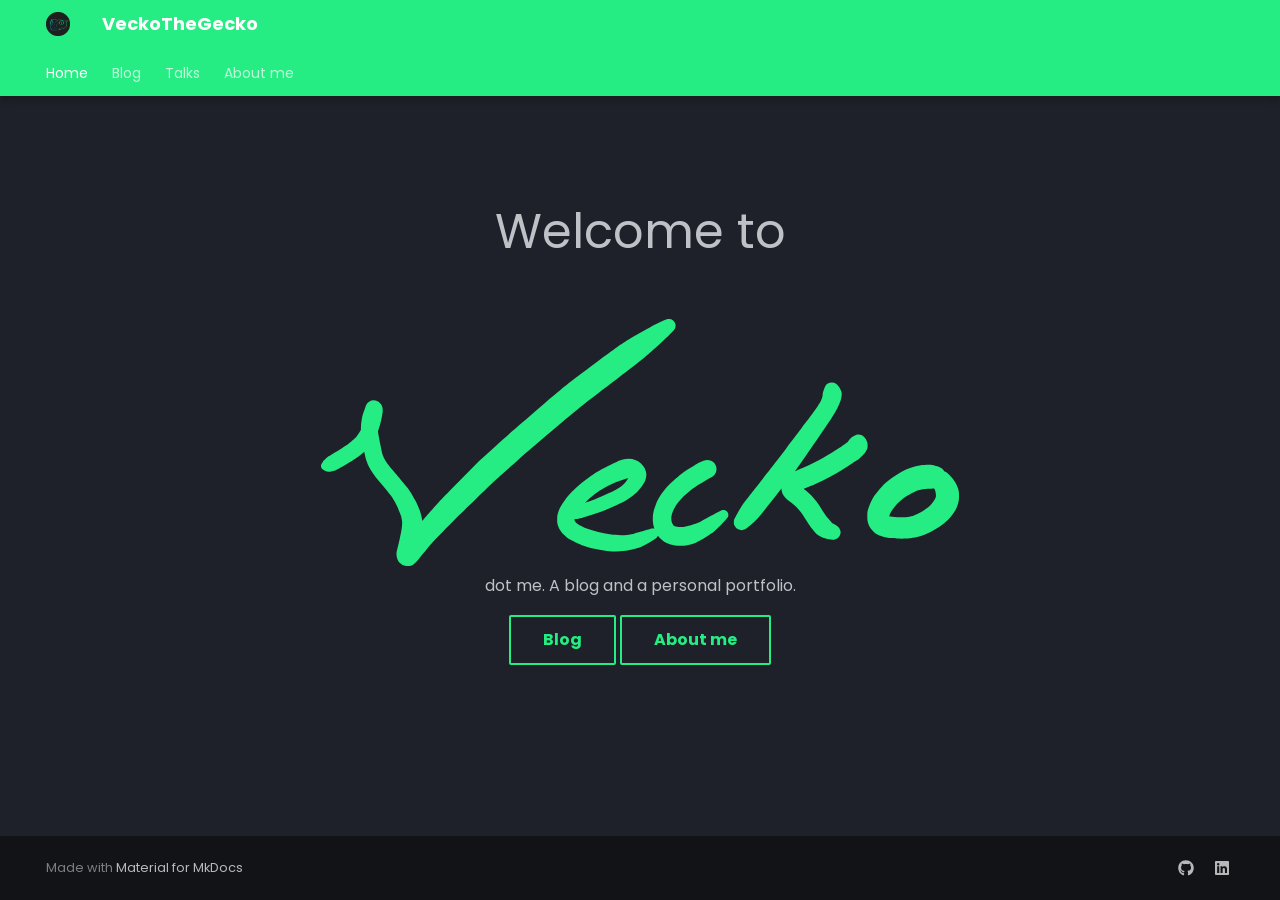
<file: index.html>
<!DOCTYPE html><html lang="en" class="no-js"><head>
    
      <meta charset="utf-8">
      <meta name="viewport" content="width=device-width,initial-scale=1">
      
        <meta name="description" content="The personal portfolio and blog of Nick Hodgskin (aka, VeckoTheGecko).">
      
      
      
        <link rel="canonical" href="https://VeckoTheGecko.github.io/">
      
      
      
        <link rel="next" href="blog/">
      
      
        
      
      
        <link rel="alternate" type="application/rss+xml" title="RSS feed" href="feed_rss_created.xml">
        <link rel="alternate" type="application/rss+xml" title="RSS feed of updated content" href="feed_rss_updated.xml">
      
      <link rel="icon" href="assets/vecko_icon.png">
      <meta name="generator" content="mkdocs-1.6.1, mkdocs-material-9.7.7">
    
    
      
        <title>VeckoTheGecko</title>
      
    
    
      <link rel="stylesheet" href="assets/stylesheets/main.ec1eaa64.min.css">
      
        
        <link rel="stylesheet" href="assets/stylesheets/palette.ab4e12ef.min.css">
      
      


    
    
      
    
    
      
        
        
        <link rel="preconnect" href="https://fonts.gstatic.com" crossorigin="">
        <link rel="stylesheet" href="https://fonts.googleapis.com/css?family=Poppins:300,300i,400,400i,700,700i%7CRoboto+Mono:400,400i,700,700i&amp;display=fallback">
        <style>:root{--md-text-font:"Poppins";--md-code-font:"Roboto Mono"}</style>
      
    
    
      <link rel="stylesheet" href="stylesheets/extra.css">
    
    <script>__md_scope=new URL(".",location),__md_hash=e=>[...e].reduce(((e,_)=>(e<<5)-e+_.charCodeAt(0)),0),__md_get=(e,_=localStorage,t=__md_scope)=>JSON.parse(_.getItem(t.pathname+"."+e)),__md_set=(e,_,t=localStorage,a=__md_scope)=>{try{t.setItem(a.pathname+"."+e,JSON.stringify(_))}catch(e){}}</script>
    
      

    
    
  <link href="assets/stylesheets/glightbox.min.css" rel="stylesheet"><script src="assets/javascripts/glightbox.min.js"></script><style id="glightbox-style">
            html.glightbox-open { overflow: initial; height: 100%; }
            .gslide-title { margin-top: 0px; user-select: text; }
            .gslide-desc { color: #666; user-select: text; }
            .gslide-image img { background: white; }
            .gscrollbar-fixer { padding-right: 15px; }
            .gdesc-inner { font-size: 0.75rem; }
            body[data-md-color-scheme="slate"] .gdesc-inner { background: var(--md-default-bg-color); }
            body[data-md-color-scheme="slate"] .gslide-title { color: var(--md-default-fg-color); }
            body[data-md-color-scheme="slate"] .gslide-desc { color: var(--md-default-fg-color); }
        </style></head>
  
  
    
    
    
    
    
    <body dir="ltr" data-md-color-scheme="slate" data-md-color-primary="custom" data-md-color-accent="custom">
  
    
    <input class="md-toggle" data-md-toggle="drawer" type="checkbox" id="__drawer" autocomplete="off">
    <input class="md-toggle" data-md-toggle="search" type="checkbox" id="__search" autocomplete="off">
    <label class="md-overlay" for="__drawer"></label>
    <div data-md-component="skip">
      
    </div>
    <div data-md-component="announce">
      
    </div>
    
    
      <!--
  Copyright (c) 2016-2025 Martin Donath <martin.donath@squidfunk.com>

  Permission is hereby granted, free of charge, to any person obtaining a copy
  of this software and associated documentation files (the "Software"), to
  deal in the Software without restriction, including without limitation the
  rights to use, copy, modify, merge, publish, distribute, sublicense, and/or
  sell copies of the Software, and to permit persons to whom the Software is
  furnished to do so, subject to the following conditions:

  The above copyright notice and this permission notice shall be included in
  all copies or substantial portions of the Software.

  THE SOFTWARE IS PROVIDED "AS IS", WITHOUT WARRANTY OF ANY KIND, EXPRESS OR
  IMPLIED, INCLUDING BUT NOT LIMITED TO THE WARRANTIES OF MERCHANTABILITY,
  FITNESS FOR A PARTICULAR PURPOSE AND NON-INFRINGEMENT. IN NO EVENT SHALL THE
  AUTHORS OR COPYRIGHT HOLDERS BE LIABLE FOR ANY CLAIM, DAMAGES OR OTHER
  LIABILITY, WHETHER IN AN ACTION OF CONTRACT, TORT OR OTHERWISE, ARISING
  FROM, OUT OF OR IN CONNECTION WITH THE SOFTWARE OR THE USE OR OTHER DEALINGS
  IN THE SOFTWARE.
-->

<!-- Determine classes -->
   

<!-- Header -->
<header class="md-header md-header--shadow md-header--lifted">
  <nav class="md-header__inner md-grid" aria-label="Header">
    <!-- Link to home -->
    <a href="." title="VeckoTheGecko" class="md-header__button md-logo" aria-label="VeckoTheGecko" data-md-component="logo">
      
  <img src="assets/vecko_icon.png" alt="logo">

    </a>

    <!-- Button to open drawer -->
    <label class="md-header__button md-icon" for="__drawer">
       <svg xmlns="http://www.w3.org/2000/svg" viewBox="0 0 24 24"><path d="M22 13c0 1.11-.89 2-2 2H4a2 2 0 1 1 0-4h9l2.5 2 2.5-2h2a2 2 0 0 1 2 2M12 3C3 3 3 9 3 9h18s0-6-9-6M3 18c0 1.66 1.34 3 3 3h12c1.66 0 3-1.34 3-3v-1H3z"></path></svg>
    </label>

    <!-- Header title -->
    <div class="md-header__title" data-md-component="header-title">
      <div class="md-header__ellipsis">
        <div class="md-header__topic">
          <span class="md-ellipsis"> VeckoTheGecko </span>
        </div>
        <div class="md-header__topic" data-md-component="header-topic">
          <span class="md-ellipsis">
             Home 
          </span>
        </div>
      </div>
    </div>

    <!-- Color palette toggle -->
      

    <!-- User preference: color palette -->
    

    <!-- Site language selector -->
    

    <!-- Button to open search modal -->
    

    <!-- Repository information -->
    
  </nav>

  <!-- Navigation tabs (sticky) -->
    
<nav class="md-tabs" aria-label="Tabs" data-md-component="tabs">
  <div class="md-grid">
    <ul class="md-tabs__list">
      
        
  
  
  
    
  
  
    <li class="md-tabs__item md-tabs__item--active">
      <a href="." class="md-tabs__link">
        
  
  
    
  
  Home

      </a>
    </li>
  

      
        
  
  
  
  
    
    
      <li class="md-tabs__item">
        <a href="blog/" class="md-tabs__link">
          
  
  
  Blog

        </a>
      </li>
    
  

      
        
  
  
  
  
    <li class="md-tabs__item">
      <a href="talks/" class="md-tabs__link">
        
  
  
    
  
  Talks

      </a>
    </li>
  

      
        
  
  
  
  
    <li class="md-tabs__item">
      <a href="about/" class="md-tabs__link">
        
  
  
    
  
  About me

      </a>
    </li>
  

      
    </ul>
  </div>
</nav>  
</header>
    
    <div class="md-container" data-md-component="container">
      
      
        
      
      <main class="md-main" data-md-component="main">
        <div class="md-main__inner md-grid">
          
            
              
                
              
              <div class="md-sidebar md-sidebar--primary" data-md-component="sidebar" data-md-type="navigation" hidden="">
                <div class="md-sidebar__scrollwrap">
                  <div class="md-sidebar__inner">
                    


  


<nav class="md-nav md-nav--primary md-nav--lifted" aria-label="Navigation" data-md-level="0">
  <label class="md-nav__title" for="__drawer">
    <a href="." title="VeckoTheGecko" class="md-nav__button md-logo" aria-label="VeckoTheGecko" data-md-component="logo">
      
  <img src="assets/vecko_icon.png" alt="logo">

    </a>
    VeckoTheGecko
  </label>
  
  <ul class="md-nav__list" data-md-scrollfix="">
    
      
      
  
  
    
  
  
  
    <li class="md-nav__item md-nav__item--active">
      
      <input class="md-nav__toggle md-toggle" type="checkbox" id="__toc">
      
      
      
      <a href="." class="md-nav__link md-nav__link--active">
        
  
  
  <span class="md-ellipsis">
    
  
    Home
  

    
  </span>
  
  

      </a>
      
    </li>
  

    
      
      
  
  
  
  
    
    
    
    
      
      
    
    
    <li class="md-nav__item md-nav__item--nested">
      
        
        
        <input class="md-nav__toggle md-toggle " type="checkbox" id="__nav_2">
        
          
          <label class="md-nav__link" for="__nav_2" id="__nav_2_label" tabindex="0">
            
  
  
  <span class="md-ellipsis">
    
  
    Blog
  

    
  </span>
  
  

            <span class="md-nav__icon md-icon"></span>
          </label>
        
        <nav class="md-nav" data-md-level="1" aria-labelledby="__nav_2_label" aria-expanded="false">
          <label class="md-nav__title" for="__nav_2">
            <span class="md-nav__icon md-icon"></span>
            
  
    Blog
  

          </label>
          <ul class="md-nav__list" data-md-scrollfix="">
            
              
                
  
  
  
    
  
  
    <li class="md-nav__item">
      <a href="blog/" class="md-nav__link">
        
  
  
  <span class="md-ellipsis">
    
  
    Posts
  

    
  </span>
  
  

      </a>
    </li>
  

              
            
              
                
  
  
  
  
    <li class="md-nav__item">
      <a href="blog/archive/" class="md-nav__link">
        
  
  
  <span class="md-ellipsis">
    
  
    Archive
  

    
  </span>
  
  

      </a>
    </li>
  

              
            
          </ul>
        </nav>
      
    </li>
  

    
      
      
  
  
  
  
    <li class="md-nav__item">
      <a href="talks/" class="md-nav__link">
        
  
  
  <span class="md-ellipsis">
    
  
    Talks
  

    
  </span>
  
  

      </a>
    </li>
  

    
      
      
  
  
  
  
    <li class="md-nav__item">
      <a href="about/" class="md-nav__link">
        
  
  
  <span class="md-ellipsis">
    
  
    About me
  

    
  </span>
  
  

      </a>
    </li>
  

    
  </ul>
</nav>
                  </div>
                </div>
              </div>
            
            
              
                
              
              <div class="md-sidebar md-sidebar--secondary" data-md-component="sidebar" data-md-type="toc" hidden="">
                <div class="md-sidebar__scrollwrap">
                  <div class="md-sidebar__inner">
                    

<nav class="md-nav md-nav--secondary" aria-label="Table of contents">
  
  
  
  
</nav>
                  </div>
                </div>
              </div>
            
          
          
            <div class="md-content" data-md-component="content">
              
              <article class="md-content__inner md-typeset">
                
                  
  




  <h1>Home</h1>

<style>
    .md-typeset h1 {
        display: none;
  }
</style>
<p style="font-size: 3em; text-align: center;">Welcome to</p>

<!-- Embed svg at assets/written.svg-->
<div style="text-align: center;">
    <a class="glightbox" data-type="image" data-width="auto" data-height="auto" href="assets/vecko-written.svg" data-desc-position="bottom"><img src="assets/vecko-written.svg" alt="Vecko"></a>
    <div>
        dot me. A blog and a personal portfolio.
    </div>
    <div style="padding-bottom: 1em;"></div>

    <a href="./blog" class="md-button">Blog</a>
    <a href="./about" class="md-button">About me</a>

</div>







  
  




  



                
              </article>
            </div>
          
          
<script>var target=document.getElementById(location.hash.slice(1));target&&target.name&&(target.checked=target.name.startsWith("__tabbed_"))</script>
        </div>
        
      </main>
      
        <footer class="md-footer">
  
    
      
        
      
      <nav class="md-footer__inner md-grid" aria-label="Footer" hidden="">
        
        
          
          <a href="blog/" class="md-footer__link md-footer__link--next" aria-label="Next: Posts">
            <div class="md-footer__title">
              <span class="md-footer__direction">
                Next
              </span>
              <div class="md-ellipsis">
                Posts
              </div>
            </div>
            <div class="md-footer__button md-icon">
              
              <svg xmlns="http://www.w3.org/2000/svg" viewBox="0 0 24 24"><path d="M4 11v2h12l-5.5 5.5 1.42 1.42L19.84 12l-7.92-7.92L10.5 5.5 16 11z"></path></svg>
            </div>
          </a>
        
      </nav>
    
  
  <div class="md-footer-meta md-typeset">
    <div class="md-footer-meta__inner md-grid">
      <div class="md-copyright">
  
  
    Made with
    <a href="https://squidfunk.github.io/mkdocs-material/" target="_blank" rel="noopener">
      Material for MkDocs
    </a>
  
</div>
      
        
<div class="md-social">
  
    
    
    
    
      
      
    
    <a href="https://github.com/VeckoTheGecko" target="_blank" rel="noopener" title="github.com" class="md-social__link">
      <svg xmlns="http://www.w3.org/2000/svg" viewBox="0 0 512 512"><!--! Font Awesome Free 7.1.0 by @fontawesome - https://fontawesome.com License - https://fontawesome.com/license/free (Icons: CC BY 4.0, Fonts: SIL OFL 1.1, Code: MIT License) Copyright 2025 Fonticons, Inc.--><path d="M173.9 397.4c0 2-2.3 3.6-5.2 3.6-3.3.3-5.6-1.3-5.6-3.6 0-2 2.3-3.6 5.2-3.6 3-.3 5.6 1.3 5.6 3.6m-31.1-4.5c-.7 2 1.3 4.3 4.3 4.9 2.6 1 5.6 0 6.2-2s-1.3-4.3-4.3-5.2c-2.6-.7-5.5.3-6.2 2.3m44.2-1.7c-2.9.7-4.9 2.6-4.6 4.9.3 2 2.9 3.3 5.9 2.6 2.9-.7 4.9-2.6 4.6-4.6-.3-1.9-3-3.2-5.9-2.9M252.8 8C114.1 8 8 113.3 8 252c0 110.9 69.8 205.8 169.5 239.2 12.8 2.3 17.3-5.6 17.3-12.1 0-6.2-.3-40.4-.3-61.4 0 0-70 15-84.7-29.8 0 0-11.4-29.1-27.8-36.6 0 0-22.9-15.7 1.6-15.4 0 0 24.9 2 38.6 25.8 21.9 38.6 58.6 27.5 72.9 20.9 2.3-16 8.8-27.1 16-33.7-55.9-6.2-112.3-14.3-112.3-110.5 0-27.5 7.6-41.3 23.6-58.9-2.6-6.5-11.1-33.3 2.6-67.9 20.9-6.5 69 27 69 27 20-5.6 41.5-8.5 62.8-8.5s42.8 2.9 62.8 8.5c0 0 48.1-33.6 69-27 13.7 34.7 5.2 61.4 2.6 67.9 16 17.7 25.8 31.5 25.8 58.9 0 96.5-58.9 104.2-114.8 110.5 9.2 7.9 17 22.9 17 46.4 0 33.7-.3 75.4-.3 83.6 0 6.5 4.6 14.4 17.3 12.1C436.2 457.8 504 362.9 504 252 504 113.3 391.5 8 252.8 8M105.2 352.9c-1.3 1-1 3.3.7 5.2 1.6 1.6 3.9 2.3 5.2 1 1.3-1 1-3.3-.7-5.2-1.6-1.6-3.9-2.3-5.2-1m-10.8-8.1c-.7 1.3.3 2.9 2.3 3.9 1.6 1 3.6.7 4.3-.7.7-1.3-.3-2.9-2.3-3.9-2-.6-3.6-.3-4.3.7m32.4 35.6c-1.6 1.3-1 4.3 1.3 6.2 2.3 2.3 5.2 2.6 6.5 1 1.3-1.3.7-4.3-1.3-6.2-2.2-2.3-5.2-2.6-6.5-1m-11.4-14.7c-1.6 1-1.6 3.6 0 5.9s4.3 3.3 5.6 2.3c1.6-1.3 1.6-3.9 0-6.2-1.4-2.3-4-3.3-5.6-2"></path></svg>
    </a>
  
    
    
    
    
      
      
    
    <a href="https://www.linkedin.com/in/nick-hodgskin/" target="_blank" rel="noopener" title="www.linkedin.com" class="md-social__link">
      <svg xmlns="http://www.w3.org/2000/svg" viewBox="0 0 448 512"><!--! Font Awesome Free 7.1.0 by @fontawesome - https://fontawesome.com License - https://fontawesome.com/license/free (Icons: CC BY 4.0, Fonts: SIL OFL 1.1, Code: MIT License) Copyright 2025 Fonticons, Inc.--><path d="M416 32H31.9C14.3 32 0 46.5 0 64.3v383.4C0 465.5 14.3 480 31.9 480H416c17.6 0 32-14.5 32-32.3V64.3c0-17.8-14.4-32.3-32-32.3M135.4 416H69V202.2h66.5V416zM102.2 96a38.5 38.5 0 1 1 0 77 38.5 38.5 0 1 1 0-77m282.1 320h-66.4V312c0-24.8-.5-56.7-34.5-56.7-34.6 0-39.9 27-39.9 54.9V416h-66.4V202.2h63.7v29.2h.9c8.9-16.8 30.6-34.5 62.9-34.5 67.2 0 79.7 44.3 79.7 101.9z"></path></svg>
    </a>
  
</div>
      
    </div>
  </div>
</footer>
      
    </div>
    <div class="md-dialog" data-md-component="dialog">
      <div class="md-dialog__inner md-typeset"></div>
    </div>
    
    
    
      
      
      <script id="__config" type="application/json">{"annotate": null, "base": ".", "features": ["navigation.tabs", "navigation.tabs.sticky", "navigation.footer"], "search": "assets/javascripts/workers/search.2c215733.min.js", "tags": null, "translations": {"clipboard.copied": "Copied to clipboard", "clipboard.copy": "Copy to clipboard", "search.result.more.one": "1 more on this page", "search.result.more.other": "# more on this page", "search.result.none": "No matching documents", "search.result.one": "1 matching document", "search.result.other": "# matching documents", "search.result.placeholder": "Type to start searching", "search.result.term.missing": "Missing", "select.version": "Select version"}, "version": null}</script>
    
    
      <script src="assets/javascripts/bundle.d7400e89.min.js"></script>
      
    
  
<script id="init-glightbox">const lightbox = GLightbox({"touchNavigation": true, "loop": false, "zoomable": true, "draggable": true, "openEffect": "zoom", "closeEffect": "zoom", "slideEffect": "slide"});
document$.subscribe(()=>{ lightbox.reload(); });
</script></body></html>
</file>
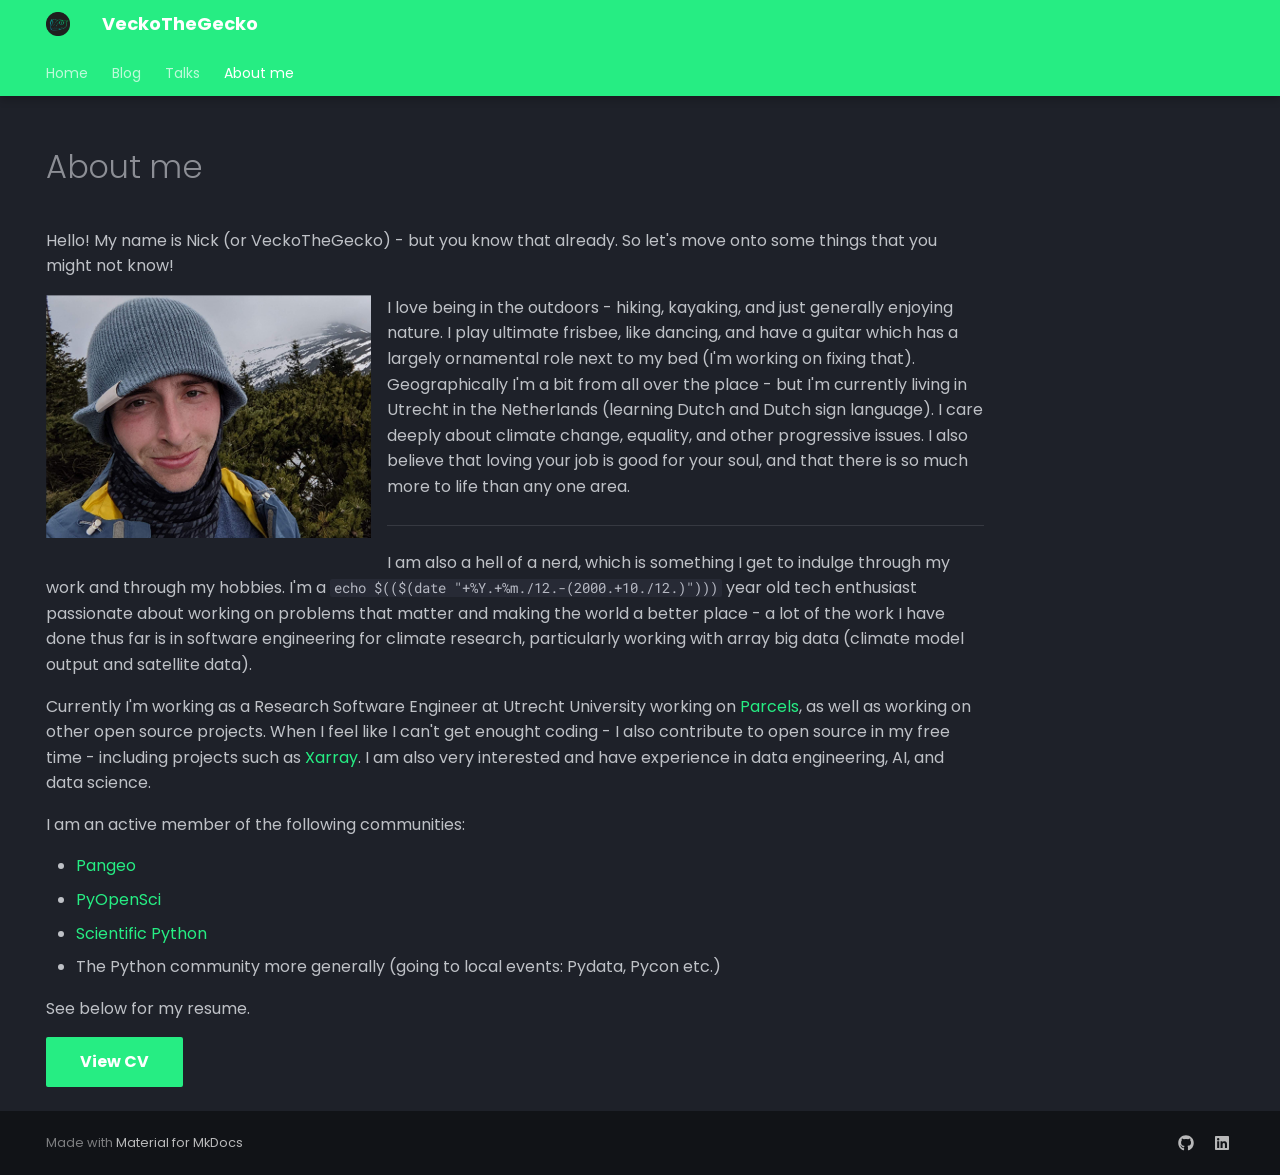
<file: about/index.html>
<!DOCTYPE html><html lang="en" class="no-js"><head>
    
      <meta charset="utf-8">
      <meta name="viewport" content="width=device-width,initial-scale=1">
      
        <meta name="description" content="The personal portfolio and blog of Nick Hodgskin (aka, VeckoTheGecko).">
      
      
      
        <link rel="canonical" href="https://VeckoTheGecko.github.io/about/">
      
      
        <link rel="prev" href="../talks/">
      
      
      
        
      
      
        <link rel="alternate" type="application/rss+xml" title="RSS feed" href="../feed_rss_created.xml">
        <link rel="alternate" type="application/rss+xml" title="RSS feed of updated content" href="../feed_rss_updated.xml">
      
      <link rel="icon" href="../assets/vecko_icon.png">
      <meta name="generator" content="mkdocs-1.6.1, mkdocs-material-9.7.7">
    
    
      
        <title>About me - VeckoTheGecko</title>
      
    
    
      <link rel="stylesheet" href="../assets/stylesheets/main.ec1eaa64.min.css">
      
        
        <link rel="stylesheet" href="../assets/stylesheets/palette.ab4e12ef.min.css">
      
      


    
    
      
    
    
      
        
        
        <link rel="preconnect" href="https://fonts.gstatic.com" crossorigin="">
        <link rel="stylesheet" href="https://fonts.googleapis.com/css?family=Poppins:300,300i,400,400i,700,700i%7CRoboto+Mono:400,400i,700,700i&amp;display=fallback">
        <style>:root{--md-text-font:"Poppins";--md-code-font:"Roboto Mono"}</style>
      
    
    
      <link rel="stylesheet" href="../stylesheets/extra.css">
    
    <script>__md_scope=new URL("..",location),__md_hash=e=>[...e].reduce(((e,_)=>(e<<5)-e+_.charCodeAt(0)),0),__md_get=(e,_=localStorage,t=__md_scope)=>JSON.parse(_.getItem(t.pathname+"."+e)),__md_set=(e,_,t=localStorage,a=__md_scope)=>{try{t.setItem(a.pathname+"."+e,JSON.stringify(_))}catch(e){}}</script>
    
      

    
    
  <link href="../assets/stylesheets/glightbox.min.css" rel="stylesheet"><script src="../assets/javascripts/glightbox.min.js"></script><style id="glightbox-style">
            html.glightbox-open { overflow: initial; height: 100%; }
            .gslide-title { margin-top: 0px; user-select: text; }
            .gslide-desc { color: #666; user-select: text; }
            .gslide-image img { background: white; }
            .gscrollbar-fixer { padding-right: 15px; }
            .gdesc-inner { font-size: 0.75rem; }
            body[data-md-color-scheme="slate"] .gdesc-inner { background: var(--md-default-bg-color); }
            body[data-md-color-scheme="slate"] .gslide-title { color: var(--md-default-fg-color); }
            body[data-md-color-scheme="slate"] .gslide-desc { color: var(--md-default-fg-color); }
        </style></head>
  
  
    
    
    
    
    
    <body dir="ltr" data-md-color-scheme="slate" data-md-color-primary="custom" data-md-color-accent="custom">
  
    
    <input class="md-toggle" data-md-toggle="drawer" type="checkbox" id="__drawer" autocomplete="off">
    <input class="md-toggle" data-md-toggle="search" type="checkbox" id="__search" autocomplete="off">
    <label class="md-overlay" for="__drawer"></label>
    <div data-md-component="skip">
      
        
        <a href="#about-me" class="md-skip">
          Skip to content
        </a>
      
    </div>
    <div data-md-component="announce">
      
    </div>
    
    
      <!--
  Copyright (c) 2016-2025 Martin Donath <martin.donath@squidfunk.com>

  Permission is hereby granted, free of charge, to any person obtaining a copy
  of this software and associated documentation files (the "Software"), to
  deal in the Software without restriction, including without limitation the
  rights to use, copy, modify, merge, publish, distribute, sublicense, and/or
  sell copies of the Software, and to permit persons to whom the Software is
  furnished to do so, subject to the following conditions:

  The above copyright notice and this permission notice shall be included in
  all copies or substantial portions of the Software.

  THE SOFTWARE IS PROVIDED "AS IS", WITHOUT WARRANTY OF ANY KIND, EXPRESS OR
  IMPLIED, INCLUDING BUT NOT LIMITED TO THE WARRANTIES OF MERCHANTABILITY,
  FITNESS FOR A PARTICULAR PURPOSE AND NON-INFRINGEMENT. IN NO EVENT SHALL THE
  AUTHORS OR COPYRIGHT HOLDERS BE LIABLE FOR ANY CLAIM, DAMAGES OR OTHER
  LIABILITY, WHETHER IN AN ACTION OF CONTRACT, TORT OR OTHERWISE, ARISING
  FROM, OUT OF OR IN CONNECTION WITH THE SOFTWARE OR THE USE OR OTHER DEALINGS
  IN THE SOFTWARE.
-->

<!-- Determine classes -->
   

<!-- Header -->
<header class="md-header md-header--shadow md-header--lifted">
  <nav class="md-header__inner md-grid" aria-label="Header">
    <!-- Link to home -->
    <a href=".." title="VeckoTheGecko" class="md-header__button md-logo" aria-label="VeckoTheGecko" data-md-component="logo">
      
  <img src="../assets/vecko_icon.png" alt="logo">

    </a>

    <!-- Button to open drawer -->
    <label class="md-header__button md-icon" for="__drawer">
       <svg xmlns="http://www.w3.org/2000/svg" viewBox="0 0 24 24"><path d="M22 13c0 1.11-.89 2-2 2H4a2 2 0 1 1 0-4h9l2.5 2 2.5-2h2a2 2 0 0 1 2 2M12 3C3 3 3 9 3 9h18s0-6-9-6M3 18c0 1.66 1.34 3 3 3h12c1.66 0 3-1.34 3-3v-1H3z"></path></svg>
    </label>

    <!-- Header title -->
    <div class="md-header__title" data-md-component="header-title">
      <div class="md-header__ellipsis">
        <div class="md-header__topic">
          <span class="md-ellipsis"> VeckoTheGecko </span>
        </div>
        <div class="md-header__topic" data-md-component="header-topic">
          <span class="md-ellipsis">
             About me 
          </span>
        </div>
      </div>
    </div>

    <!-- Color palette toggle -->
      

    <!-- User preference: color palette -->
    

    <!-- Site language selector -->
    

    <!-- Button to open search modal -->
    

    <!-- Repository information -->
    
  </nav>

  <!-- Navigation tabs (sticky) -->
    
<nav class="md-tabs" aria-label="Tabs" data-md-component="tabs">
  <div class="md-grid">
    <ul class="md-tabs__list">
      
        
  
  
  
  
    <li class="md-tabs__item">
      <a href=".." class="md-tabs__link">
        
  
  
    
  
  Home

      </a>
    </li>
  

      
        
  
  
  
  
    
    
      <li class="md-tabs__item">
        <a href="../blog/" class="md-tabs__link">
          
  
  
  Blog

        </a>
      </li>
    
  

      
        
  
  
  
  
    <li class="md-tabs__item">
      <a href="../talks/" class="md-tabs__link">
        
  
  
    
  
  Talks

      </a>
    </li>
  

      
        
  
  
  
    
  
  
    <li class="md-tabs__item md-tabs__item--active">
      <a href="./" class="md-tabs__link">
        
  
  
    
  
  About me

      </a>
    </li>
  

      
    </ul>
  </div>
</nav>  
</header>
    
    <div class="md-container" data-md-component="container">
      
      
        
      
      <main class="md-main" data-md-component="main">
        <div class="md-main__inner md-grid">
          
            
              
                
              
              <div class="md-sidebar md-sidebar--primary" data-md-component="sidebar" data-md-type="navigation" hidden="">
                <div class="md-sidebar__scrollwrap">
                  <div class="md-sidebar__inner">
                    


  


<nav class="md-nav md-nav--primary md-nav--lifted" aria-label="Navigation" data-md-level="0">
  <label class="md-nav__title" for="__drawer">
    <a href=".." title="VeckoTheGecko" class="md-nav__button md-logo" aria-label="VeckoTheGecko" data-md-component="logo">
      
  <img src="../assets/vecko_icon.png" alt="logo">

    </a>
    VeckoTheGecko
  </label>
  
  <ul class="md-nav__list" data-md-scrollfix="">
    
      
      
  
  
  
  
    <li class="md-nav__item">
      <a href=".." class="md-nav__link">
        
  
  
  <span class="md-ellipsis">
    
  
    Home
  

    
  </span>
  
  

      </a>
    </li>
  

    
      
      
  
  
  
  
    
    
    
    
      
      
    
    
    <li class="md-nav__item md-nav__item--nested">
      
        
        
        <input class="md-nav__toggle md-toggle " type="checkbox" id="__nav_2">
        
          
          <label class="md-nav__link" for="__nav_2" id="__nav_2_label" tabindex="0">
            
  
  
  <span class="md-ellipsis">
    
  
    Blog
  

    
  </span>
  
  

            <span class="md-nav__icon md-icon"></span>
          </label>
        
        <nav class="md-nav" data-md-level="1" aria-labelledby="__nav_2_label" aria-expanded="false">
          <label class="md-nav__title" for="__nav_2">
            <span class="md-nav__icon md-icon"></span>
            
  
    Blog
  

          </label>
          <ul class="md-nav__list" data-md-scrollfix="">
            
              
                
  
  
  
    
  
  
    <li class="md-nav__item">
      <a href="../blog/" class="md-nav__link">
        
  
  
  <span class="md-ellipsis">
    
  
    Posts
  

    
  </span>
  
  

      </a>
    </li>
  

              
            
              
                
  
  
  
  
    <li class="md-nav__item">
      <a href="../blog/archive/" class="md-nav__link">
        
  
  
  <span class="md-ellipsis">
    
  
    Archive
  

    
  </span>
  
  

      </a>
    </li>
  

              
            
          </ul>
        </nav>
      
    </li>
  

    
      
      
  
  
  
  
    <li class="md-nav__item">
      <a href="../talks/" class="md-nav__link">
        
  
  
  <span class="md-ellipsis">
    
  
    Talks
  

    
  </span>
  
  

      </a>
    </li>
  

    
      
      
  
  
    
  
  
  
    <li class="md-nav__item md-nav__item--active">
      
      <input class="md-nav__toggle md-toggle" type="checkbox" id="__toc">
      
      
        
      
      
      <a href="./" class="md-nav__link md-nav__link--active">
        
  
  
  <span class="md-ellipsis">
    
  
    About me
  

    
  </span>
  
  

      </a>
      
    </li>
  

    
  </ul>
</nav>
                  </div>
                </div>
              </div>
            
            
              
                
              
              <div class="md-sidebar md-sidebar--secondary" data-md-component="sidebar" data-md-type="toc">
                <div class="md-sidebar__scrollwrap">
                  <div class="md-sidebar__inner">
                    

<nav class="md-nav md-nav--secondary" aria-label="Table of contents">
  
  
  
    
  
  
</nav>
                  </div>
                </div>
              </div>
            
          
          
            <div class="md-content" data-md-component="content">
              
              <article class="md-content__inner md-typeset">
                
                  
  




<h1 id="about-me">About me</h1>
<p>Hello! My name is Nick (or VeckoTheGecko) - but you know that already. So let's move onto some things that you might not know!</p>
<p><a class="glightbox" data-type="image" data-width="auto" data-height="auto" href="../assets/nick-photo-outdoors.png" data-desc-position="bottom"><img align="left" alt="Selfie of me outdoors with snowy pine trees in the back" src="../assets/nick-photo-outdoors.png"></a>
I love being in the outdoors - hiking, kayaking, and just generally enjoying nature. I play ultimate frisbee, like dancing, and have a guitar which has a largely ornamental role next to my bed (I'm working on fixing that). Geographically I'm a bit from all over the place - but I'm currently living in Utrecht in the Netherlands (learning Dutch and Dutch sign language). I care deeply about climate change, equality, and other progressive issues. I also believe that loving your job is good for your soul, and that there is so much more to life than any one area.</p>
<hr>
<p>I am also a hell of a nerd, which is something I get to indulge through my work and through my hobbies. I'm a <code>echo $(($(date "+%Y.+%m./12.-(2000.+10./12.)")))</code> year old tech enthusiast passionate about working on problems that matter and making the world a better place - a lot of the work I have done thus far is in software engineering for climate research, particularly working with array big data (climate model output and satellite data).</p>
<p>Currently I'm working as a Research Software Engineer at Utrecht University working on <a href="https://parcels-code.org/">Parcels</a>, as well as working on other open source projects. When I feel like I can't get enought coding - I also contribute to open source in my free time - including projects such as <a href="https://github.com/pydata/xarray">Xarray</a>. I am also very interested and have experience in data engineering, AI, and data science.</p>
<p>I am an active member of the following communities:</p>
<ul>
<li><a href="https://pangeo.io/">Pangeo</a></li>
<li><a href="https://www.pyopensci.org/">PyOpenSci</a></li>
<li><a href="https://discuss.scientific-python.org/">Scientific Python</a></li>
<li>The Python community more generally (going to local events: Pydata, Pycon etc.)</li>
</ul>
<p>See below for my resume.</p>
<p><a class="md-button md-button--primary" href="../assets/Nick%20Hodgskin%20CV.pdf" target="_blank">View CV</a></p>







  
  




  



                
              </article>
            </div>
          
          
<script>var target=document.getElementById(location.hash.slice(1));target&&target.name&&(target.checked=target.name.startsWith("__tabbed_"))</script>
        </div>
        
      </main>
      
        <footer class="md-footer">
  
    
      
        
      
      <nav class="md-footer__inner md-grid" aria-label="Footer" hidden="">
        
          
          <a href="../talks/" class="md-footer__link md-footer__link--prev" aria-label="Previous: Talks">
            <div class="md-footer__button md-icon">
              
              <svg xmlns="http://www.w3.org/2000/svg" viewBox="0 0 24 24"><path d="M20 11v2H8l5.5 5.5-1.42 1.42L4.16 12l7.92-7.92L13.5 5.5 8 11z"></path></svg>
            </div>
            <div class="md-footer__title">
              <span class="md-footer__direction">
                Previous
              </span>
              <div class="md-ellipsis">
                Talks
              </div>
            </div>
          </a>
        
        
      </nav>
    
  
  <div class="md-footer-meta md-typeset">
    <div class="md-footer-meta__inner md-grid">
      <div class="md-copyright">
  
  
    Made with
    <a href="https://squidfunk.github.io/mkdocs-material/" target="_blank" rel="noopener">
      Material for MkDocs
    </a>
  
</div>
      
        
<div class="md-social">
  
    
    
    
    
      
      
    
    <a href="https://github.com/VeckoTheGecko" target="_blank" rel="noopener" title="github.com" class="md-social__link">
      <svg xmlns="http://www.w3.org/2000/svg" viewBox="0 0 512 512"><!--! Font Awesome Free 7.1.0 by @fontawesome - https://fontawesome.com License - https://fontawesome.com/license/free (Icons: CC BY 4.0, Fonts: SIL OFL 1.1, Code: MIT License) Copyright 2025 Fonticons, Inc.--><path d="M173.9 397.4c0 2-2.3 3.6-5.2 3.6-3.3.3-5.6-1.3-5.6-3.6 0-2 2.3-3.6 5.2-3.6 3-.3 5.6 1.3 5.6 3.6m-31.1-4.5c-.7 2 1.3 4.3 4.3 4.9 2.6 1 5.6 0 6.2-2s-1.3-4.3-4.3-5.2c-2.6-.7-5.5.3-6.2 2.3m44.2-1.7c-2.9.7-4.9 2.6-4.6 4.9.3 2 2.9 3.3 5.9 2.6 2.9-.7 4.9-2.6 4.6-4.6-.3-1.9-3-3.2-5.9-2.9M252.8 8C114.1 8 8 113.3 8 252c0 110.9 69.8 205.8 169.5 239.2 12.8 2.3 17.3-5.6 17.3-12.1 0-6.2-.3-40.4-.3-61.4 0 0-70 15-84.7-29.8 0 0-11.4-29.1-27.8-36.6 0 0-22.9-15.7 1.6-15.4 0 0 24.9 2 38.6 25.8 21.9 38.6 58.6 27.5 72.9 20.9 2.3-16 8.8-27.1 16-33.7-55.9-6.2-112.3-14.3-112.3-110.5 0-27.5 7.6-41.3 23.6-58.9-2.6-6.5-11.1-33.3 2.6-67.9 20.9-6.5 69 27 69 27 20-5.6 41.5-8.5 62.8-8.5s42.8 2.9 62.8 8.5c0 0 48.1-33.6 69-27 13.7 34.7 5.2 61.4 2.6 67.9 16 17.7 25.8 31.5 25.8 58.9 0 96.5-58.9 104.2-114.8 110.5 9.2 7.9 17 22.9 17 46.4 0 33.7-.3 75.4-.3 83.6 0 6.5 4.6 14.4 17.3 12.1C436.2 457.8 504 362.9 504 252 504 113.3 391.5 8 252.8 8M105.2 352.9c-1.3 1-1 3.3.7 5.2 1.6 1.6 3.9 2.3 5.2 1 1.3-1 1-3.3-.7-5.2-1.6-1.6-3.9-2.3-5.2-1m-10.8-8.1c-.7 1.3.3 2.9 2.3 3.9 1.6 1 3.6.7 4.3-.7.7-1.3-.3-2.9-2.3-3.9-2-.6-3.6-.3-4.3.7m32.4 35.6c-1.6 1.3-1 4.3 1.3 6.2 2.3 2.3 5.2 2.6 6.5 1 1.3-1.3.7-4.3-1.3-6.2-2.2-2.3-5.2-2.6-6.5-1m-11.4-14.7c-1.6 1-1.6 3.6 0 5.9s4.3 3.3 5.6 2.3c1.6-1.3 1.6-3.9 0-6.2-1.4-2.3-4-3.3-5.6-2"></path></svg>
    </a>
  
    
    
    
    
      
      
    
    <a href="https://www.linkedin.com/in/nick-hodgskin/" target="_blank" rel="noopener" title="www.linkedin.com" class="md-social__link">
      <svg xmlns="http://www.w3.org/2000/svg" viewBox="0 0 448 512"><!--! Font Awesome Free 7.1.0 by @fontawesome - https://fontawesome.com License - https://fontawesome.com/license/free (Icons: CC BY 4.0, Fonts: SIL OFL 1.1, Code: MIT License) Copyright 2025 Fonticons, Inc.--><path d="M416 32H31.9C14.3 32 0 46.5 0 64.3v383.4C0 465.5 14.3 480 31.9 480H416c17.6 0 32-14.5 32-32.3V64.3c0-17.8-14.4-32.3-32-32.3M135.4 416H69V202.2h66.5V416zM102.2 96a38.5 38.5 0 1 1 0 77 38.5 38.5 0 1 1 0-77m282.1 320h-66.4V312c0-24.8-.5-56.7-34.5-56.7-34.6 0-39.9 27-39.9 54.9V416h-66.4V202.2h63.7v29.2h.9c8.9-16.8 30.6-34.5 62.9-34.5 67.2 0 79.7 44.3 79.7 101.9z"></path></svg>
    </a>
  
</div>
      
    </div>
  </div>
</footer>
      
    </div>
    <div class="md-dialog" data-md-component="dialog">
      <div class="md-dialog__inner md-typeset"></div>
    </div>
    
    
    
      
      
      <script id="__config" type="application/json">{"annotate": null, "base": "..", "features": ["navigation.tabs", "navigation.tabs.sticky", "navigation.footer"], "search": "../assets/javascripts/workers/search.2c215733.min.js", "tags": null, "translations": {"clipboard.copied": "Copied to clipboard", "clipboard.copy": "Copy to clipboard", "search.result.more.one": "1 more on this page", "search.result.more.other": "# more on this page", "search.result.none": "No matching documents", "search.result.one": "1 matching document", "search.result.other": "# matching documents", "search.result.placeholder": "Type to start searching", "search.result.term.missing": "Missing", "select.version": "Select version"}, "version": null}</script>
    
    
      <script src="../assets/javascripts/bundle.d7400e89.min.js"></script>
      
    
  
<script id="init-glightbox">const lightbox = GLightbox({"touchNavigation": true, "loop": false, "zoomable": true, "draggable": true, "openEffect": "zoom", "closeEffect": "zoom", "slideEffect": "slide"});
document$.subscribe(()=>{ lightbox.reload(); });
</script></body></html>
</file>
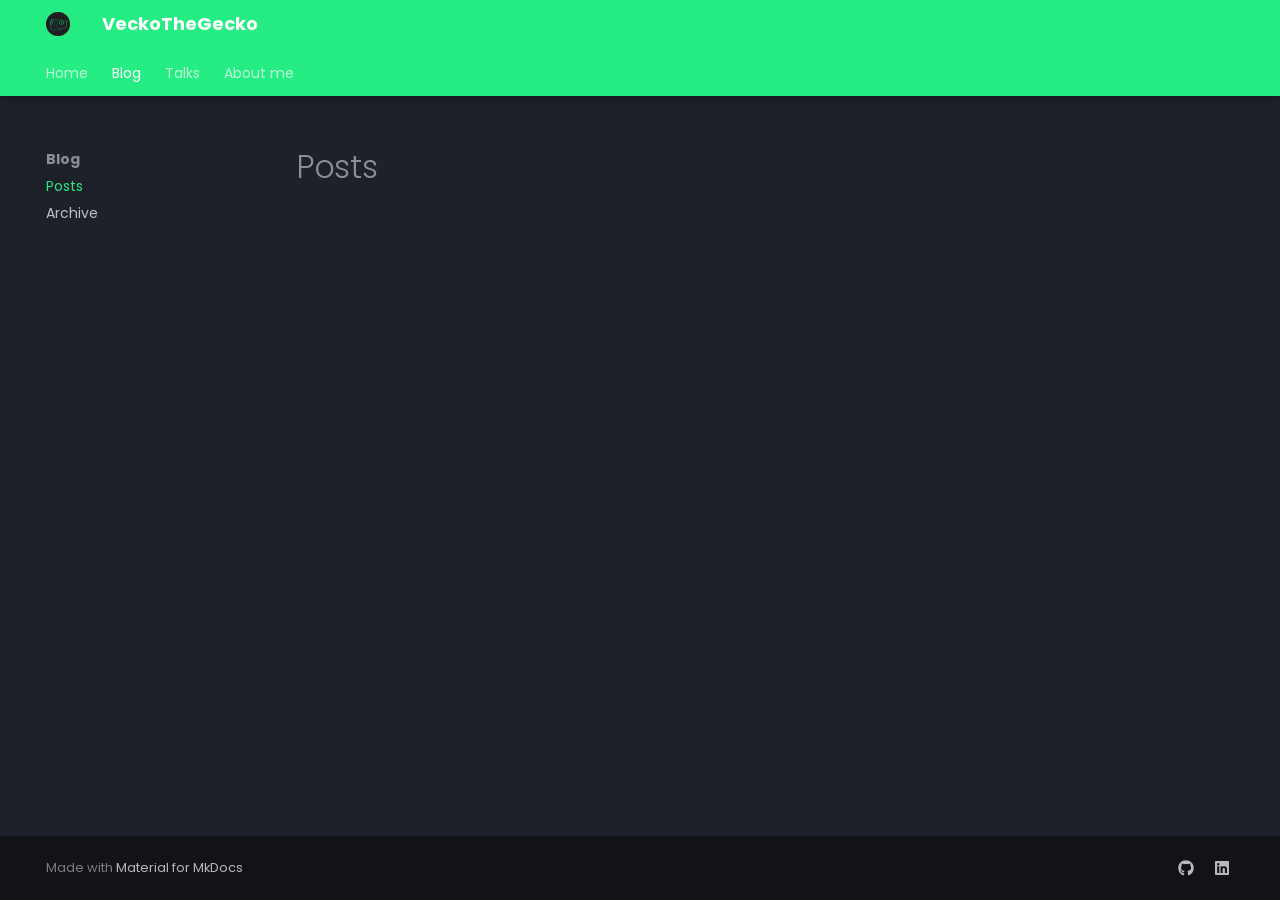
<file: blog/index.html>
<!DOCTYPE html><html lang="en" class="no-js"><head>
    
      <meta charset="utf-8">
      <meta name="viewport" content="width=device-width,initial-scale=1">
      
        <meta name="description" content="The personal portfolio and blog of Nick Hodgskin (aka, VeckoTheGecko).">
      
      
      
        <link rel="canonical" href="https://VeckoTheGecko.github.io/blog/">
      
      
        <link rel="prev" href="..">
      
      
        <link rel="next" href="archive/">
      
      
        
      
      
        <link rel="alternate" type="application/rss+xml" title="RSS feed" href="../feed_rss_created.xml">
        <link rel="alternate" type="application/rss+xml" title="RSS feed of updated content" href="../feed_rss_updated.xml">
      
      <link rel="icon" href="../assets/vecko_icon.png">
      <meta name="generator" content="mkdocs-1.6.1, mkdocs-material-9.7.7">
    
    
      
        <title>Posts - VeckoTheGecko</title>
      
    
    
      <link rel="stylesheet" href="../assets/stylesheets/main.ec1eaa64.min.css">
      
        
        <link rel="stylesheet" href="../assets/stylesheets/palette.ab4e12ef.min.css">
      
      


    
    
      
    
    
      
        
        
        <link rel="preconnect" href="https://fonts.gstatic.com" crossorigin="">
        <link rel="stylesheet" href="https://fonts.googleapis.com/css?family=Poppins:300,300i,400,400i,700,700i%7CRoboto+Mono:400,400i,700,700i&amp;display=fallback">
        <style>:root{--md-text-font:"Poppins";--md-code-font:"Roboto Mono"}</style>
      
    
    
      <link rel="stylesheet" href="../stylesheets/extra.css">
    
    <script>__md_scope=new URL("..",location),__md_hash=e=>[...e].reduce(((e,_)=>(e<<5)-e+_.charCodeAt(0)),0),__md_get=(e,_=localStorage,t=__md_scope)=>JSON.parse(_.getItem(t.pathname+"."+e)),__md_set=(e,_,t=localStorage,a=__md_scope)=>{try{t.setItem(a.pathname+"."+e,JSON.stringify(_))}catch(e){}}</script>
    
      

    
    
  <link href="../assets/stylesheets/glightbox.min.css" rel="stylesheet"><script src="../assets/javascripts/glightbox.min.js"></script><style id="glightbox-style">
            html.glightbox-open { overflow: initial; height: 100%; }
            .gslide-title { margin-top: 0px; user-select: text; }
            .gslide-desc { color: #666; user-select: text; }
            .gslide-image img { background: white; }
            .gscrollbar-fixer { padding-right: 15px; }
            .gdesc-inner { font-size: 0.75rem; }
            body[data-md-color-scheme="slate"] .gdesc-inner { background: var(--md-default-bg-color); }
            body[data-md-color-scheme="slate"] .gslide-title { color: var(--md-default-fg-color); }
            body[data-md-color-scheme="slate"] .gslide-desc { color: var(--md-default-fg-color); }
        </style></head>
  
  
    
    
    
    
    
    <body dir="ltr" data-md-color-scheme="slate" data-md-color-primary="custom" data-md-color-accent="custom">
  
    
    <input class="md-toggle" data-md-toggle="drawer" type="checkbox" id="__drawer" autocomplete="off">
    <input class="md-toggle" data-md-toggle="search" type="checkbox" id="__search" autocomplete="off">
    <label class="md-overlay" for="__drawer"></label>
    <div data-md-component="skip">
      
        
        <a href="#posts" class="md-skip">
          Skip to content
        </a>
      
    </div>
    <div data-md-component="announce">
      
    </div>
    
    
      <!--
  Copyright (c) 2016-2025 Martin Donath <martin.donath@squidfunk.com>

  Permission is hereby granted, free of charge, to any person obtaining a copy
  of this software and associated documentation files (the "Software"), to
  deal in the Software without restriction, including without limitation the
  rights to use, copy, modify, merge, publish, distribute, sublicense, and/or
  sell copies of the Software, and to permit persons to whom the Software is
  furnished to do so, subject to the following conditions:

  The above copyright notice and this permission notice shall be included in
  all copies or substantial portions of the Software.

  THE SOFTWARE IS PROVIDED "AS IS", WITHOUT WARRANTY OF ANY KIND, EXPRESS OR
  IMPLIED, INCLUDING BUT NOT LIMITED TO THE WARRANTIES OF MERCHANTABILITY,
  FITNESS FOR A PARTICULAR PURPOSE AND NON-INFRINGEMENT. IN NO EVENT SHALL THE
  AUTHORS OR COPYRIGHT HOLDERS BE LIABLE FOR ANY CLAIM, DAMAGES OR OTHER
  LIABILITY, WHETHER IN AN ACTION OF CONTRACT, TORT OR OTHERWISE, ARISING
  FROM, OUT OF OR IN CONNECTION WITH THE SOFTWARE OR THE USE OR OTHER DEALINGS
  IN THE SOFTWARE.
-->

<!-- Determine classes -->
   

<!-- Header -->
<header class="md-header md-header--shadow md-header--lifted">
  <nav class="md-header__inner md-grid" aria-label="Header">
    <!-- Link to home -->
    <a href=".." title="VeckoTheGecko" class="md-header__button md-logo" aria-label="VeckoTheGecko" data-md-component="logo">
      
  <img src="../assets/vecko_icon.png" alt="logo">

    </a>

    <!-- Button to open drawer -->
    <label class="md-header__button md-icon" for="__drawer">
       <svg xmlns="http://www.w3.org/2000/svg" viewBox="0 0 24 24"><path d="M22 13c0 1.11-.89 2-2 2H4a2 2 0 1 1 0-4h9l2.5 2 2.5-2h2a2 2 0 0 1 2 2M12 3C3 3 3 9 3 9h18s0-6-9-6M3 18c0 1.66 1.34 3 3 3h12c1.66 0 3-1.34 3-3v-1H3z"></path></svg>
    </label>

    <!-- Header title -->
    <div class="md-header__title" data-md-component="header-title">
      <div class="md-header__ellipsis">
        <div class="md-header__topic">
          <span class="md-ellipsis"> VeckoTheGecko </span>
        </div>
        <div class="md-header__topic" data-md-component="header-topic">
          <span class="md-ellipsis">
             Posts 
          </span>
        </div>
      </div>
    </div>

    <!-- Color palette toggle -->
      

    <!-- User preference: color palette -->
    

    <!-- Site language selector -->
    

    <!-- Button to open search modal -->
    

    <!-- Repository information -->
    
  </nav>

  <!-- Navigation tabs (sticky) -->
    
<nav class="md-tabs" aria-label="Tabs" data-md-component="tabs">
  <div class="md-grid">
    <ul class="md-tabs__list">
      
        
  
  
  
  
    <li class="md-tabs__item">
      <a href=".." class="md-tabs__link">
        
  
  
    
  
  Home

      </a>
    </li>
  

      
        
  
  
  
    
  
  
    
    
      <li class="md-tabs__item md-tabs__item--active">
        <a href="./" class="md-tabs__link">
          
  
  
  Blog

        </a>
      </li>
    
  

      
        
  
  
  
  
    <li class="md-tabs__item">
      <a href="../talks/" class="md-tabs__link">
        
  
  
    
  
  Talks

      </a>
    </li>
  

      
        
  
  
  
  
    <li class="md-tabs__item">
      <a href="../about/" class="md-tabs__link">
        
  
  
    
  
  About me

      </a>
    </li>
  

      
    </ul>
  </div>
</nav>  
</header>
    
    <div class="md-container" data-md-component="container">
      
      
        
      
      <main class="md-main" data-md-component="main">
        <div class="md-main__inner md-grid">
          
            
              
                
              
              <div class="md-sidebar md-sidebar--primary" data-md-component="sidebar" data-md-type="navigation">
                <div class="md-sidebar__scrollwrap">
                  <div class="md-sidebar__inner">
                    


  


<nav class="md-nav md-nav--primary md-nav--lifted" aria-label="Navigation" data-md-level="0">
  <label class="md-nav__title" for="__drawer">
    <a href=".." title="VeckoTheGecko" class="md-nav__button md-logo" aria-label="VeckoTheGecko" data-md-component="logo">
      
  <img src="../assets/vecko_icon.png" alt="logo">

    </a>
    VeckoTheGecko
  </label>
  
  <ul class="md-nav__list" data-md-scrollfix="">
    
      
      
  
  
  
  
    <li class="md-nav__item">
      <a href=".." class="md-nav__link">
        
  
  
  <span class="md-ellipsis">
    
  
    Home
  

    
  </span>
  
  

      </a>
    </li>
  

    
      
      
  
  
    
  
  
  
    
    
    
    
      
        
        
      
      
    
    
    <li class="md-nav__item md-nav__item--active md-nav__item--section md-nav__item--nested">
      
        
        
        <input class="md-nav__toggle md-toggle " type="checkbox" id="__nav_2" checked="">
        
          
          <label class="md-nav__link" for="__nav_2" id="__nav_2_label" tabindex="">
            
  
  
  <span class="md-ellipsis">
    
  
    Blog
  

    
  </span>
  
  

            <span class="md-nav__icon md-icon"></span>
          </label>
        
        <nav class="md-nav" data-md-level="1" aria-labelledby="__nav_2_label" aria-expanded="true">
          <label class="md-nav__title" for="__nav_2">
            <span class="md-nav__icon md-icon"></span>
            
  
    Blog
  

          </label>
          <ul class="md-nav__list" data-md-scrollfix="">
            
              
                
  
  
    
  
  
    
      
    
  
  
    <li class="md-nav__item md-nav__item--active">
      
      <input class="md-nav__toggle md-toggle" type="checkbox" id="__toc">
      
      
        
      
      
      <a href="./" class="md-nav__link md-nav__link--active">
        
  
  
  <span class="md-ellipsis">
    
  
    Posts
  

    
  </span>
  
  

      </a>
      
    </li>
  

              
            
              
                
  
  
  
  
    <li class="md-nav__item">
      <a href="archive/" class="md-nav__link">
        
  
  
  <span class="md-ellipsis">
    
  
    Archive
  

    
  </span>
  
  

      </a>
    </li>
  

              
            
          </ul>
        </nav>
      
    </li>
  

    
      
      
  
  
  
  
    <li class="md-nav__item">
      <a href="../talks/" class="md-nav__link">
        
  
  
  <span class="md-ellipsis">
    
  
    Talks
  

    
  </span>
  
  

      </a>
    </li>
  

    
      
      
  
  
  
  
    <li class="md-nav__item">
      <a href="../about/" class="md-nav__link">
        
  
  
  <span class="md-ellipsis">
    
  
    About me
  

    
  </span>
  
  

      </a>
    </li>
  

    
  </ul>
</nav>
                  </div>
                </div>
              </div>
            
            
              
                
              
              <div class="md-sidebar md-sidebar--secondary" data-md-component="sidebar" data-md-type="toc" hidden="">
                <div class="md-sidebar__scrollwrap">
                  <div class="md-sidebar__inner">
                    

<nav class="md-nav md-nav--secondary" aria-label="Table of contents">
  
  
  
    
  
  
</nav>
                  </div>
                </div>
              </div>
            
          
          
  <div class="md-content" data-md-component="content">
    <div class="md-content__inner">
      <header class="md-typeset">
        <h1 id="posts">Posts</h1>
      </header>
      
      
        
          



<nav class="md-pagination">
  
</nav>
        
      
    </div>
  </div>

          
<script>var target=document.getElementById(location.hash.slice(1));target&&target.name&&(target.checked=target.name.startsWith("__tabbed_"))</script>
        </div>
        
      </main>
      
        <footer class="md-footer">
  
    
      
        
      
      <nav class="md-footer__inner md-grid" aria-label="Footer" hidden="">
        
          
          <a href=".." class="md-footer__link md-footer__link--prev" aria-label="Previous: Home">
            <div class="md-footer__button md-icon">
              
              <svg xmlns="http://www.w3.org/2000/svg" viewBox="0 0 24 24"><path d="M20 11v2H8l5.5 5.5-1.42 1.42L4.16 12l7.92-7.92L13.5 5.5 8 11z"></path></svg>
            </div>
            <div class="md-footer__title">
              <span class="md-footer__direction">
                Previous
              </span>
              <div class="md-ellipsis">
                Home
              </div>
            </div>
          </a>
        
        
          
          <a href="archive/" class="md-footer__link md-footer__link--next" aria-label="Next: Archive">
            <div class="md-footer__title">
              <span class="md-footer__direction">
                Next
              </span>
              <div class="md-ellipsis">
                Archive
              </div>
            </div>
            <div class="md-footer__button md-icon">
              
              <svg xmlns="http://www.w3.org/2000/svg" viewBox="0 0 24 24"><path d="M4 11v2h12l-5.5 5.5 1.42 1.42L19.84 12l-7.92-7.92L10.5 5.5 16 11z"></path></svg>
            </div>
          </a>
        
      </nav>
    
  
  <div class="md-footer-meta md-typeset">
    <div class="md-footer-meta__inner md-grid">
      <div class="md-copyright">
  
  
    Made with
    <a href="https://squidfunk.github.io/mkdocs-material/" target="_blank" rel="noopener">
      Material for MkDocs
    </a>
  
</div>
      
        
<div class="md-social">
  
    
    
    
    
      
      
    
    <a href="https://github.com/VeckoTheGecko" target="_blank" rel="noopener" title="github.com" class="md-social__link">
      <svg xmlns="http://www.w3.org/2000/svg" viewBox="0 0 512 512"><!--! Font Awesome Free 7.1.0 by @fontawesome - https://fontawesome.com License - https://fontawesome.com/license/free (Icons: CC BY 4.0, Fonts: SIL OFL 1.1, Code: MIT License) Copyright 2025 Fonticons, Inc.--><path d="M173.9 397.4c0 2-2.3 3.6-5.2 3.6-3.3.3-5.6-1.3-5.6-3.6 0-2 2.3-3.6 5.2-3.6 3-.3 5.6 1.3 5.6 3.6m-31.1-4.5c-.7 2 1.3 4.3 4.3 4.9 2.6 1 5.6 0 6.2-2s-1.3-4.3-4.3-5.2c-2.6-.7-5.5.3-6.2 2.3m44.2-1.7c-2.9.7-4.9 2.6-4.6 4.9.3 2 2.9 3.3 5.9 2.6 2.9-.7 4.9-2.6 4.6-4.6-.3-1.9-3-3.2-5.9-2.9M252.8 8C114.1 8 8 113.3 8 252c0 110.9 69.8 205.8 169.5 239.2 12.8 2.3 17.3-5.6 17.3-12.1 0-6.2-.3-40.4-.3-61.4 0 0-70 15-84.7-29.8 0 0-11.4-29.1-27.8-36.6 0 0-22.9-15.7 1.6-15.4 0 0 24.9 2 38.6 25.8 21.9 38.6 58.6 27.5 72.9 20.9 2.3-16 8.8-27.1 16-33.7-55.9-6.2-112.3-14.3-112.3-110.5 0-27.5 7.6-41.3 23.6-58.9-2.6-6.5-11.1-33.3 2.6-67.9 20.9-6.5 69 27 69 27 20-5.6 41.5-8.5 62.8-8.5s42.8 2.9 62.8 8.5c0 0 48.1-33.6 69-27 13.7 34.7 5.2 61.4 2.6 67.9 16 17.7 25.8 31.5 25.8 58.9 0 96.5-58.9 104.2-114.8 110.5 9.2 7.9 17 22.9 17 46.4 0 33.7-.3 75.4-.3 83.6 0 6.5 4.6 14.4 17.3 12.1C436.2 457.8 504 362.9 504 252 504 113.3 391.5 8 252.8 8M105.2 352.9c-1.3 1-1 3.3.7 5.2 1.6 1.6 3.9 2.3 5.2 1 1.3-1 1-3.3-.7-5.2-1.6-1.6-3.9-2.3-5.2-1m-10.8-8.1c-.7 1.3.3 2.9 2.3 3.9 1.6 1 3.6.7 4.3-.7.7-1.3-.3-2.9-2.3-3.9-2-.6-3.6-.3-4.3.7m32.4 35.6c-1.6 1.3-1 4.3 1.3 6.2 2.3 2.3 5.2 2.6 6.5 1 1.3-1.3.7-4.3-1.3-6.2-2.2-2.3-5.2-2.6-6.5-1m-11.4-14.7c-1.6 1-1.6 3.6 0 5.9s4.3 3.3 5.6 2.3c1.6-1.3 1.6-3.9 0-6.2-1.4-2.3-4-3.3-5.6-2"></path></svg>
    </a>
  
    
    
    
    
      
      
    
    <a href="https://www.linkedin.com/in/nick-hodgskin/" target="_blank" rel="noopener" title="www.linkedin.com" class="md-social__link">
      <svg xmlns="http://www.w3.org/2000/svg" viewBox="0 0 448 512"><!--! Font Awesome Free 7.1.0 by @fontawesome - https://fontawesome.com License - https://fontawesome.com/license/free (Icons: CC BY 4.0, Fonts: SIL OFL 1.1, Code: MIT License) Copyright 2025 Fonticons, Inc.--><path d="M416 32H31.9C14.3 32 0 46.5 0 64.3v383.4C0 465.5 14.3 480 31.9 480H416c17.6 0 32-14.5 32-32.3V64.3c0-17.8-14.4-32.3-32-32.3M135.4 416H69V202.2h66.5V416zM102.2 96a38.5 38.5 0 1 1 0 77 38.5 38.5 0 1 1 0-77m282.1 320h-66.4V312c0-24.8-.5-56.7-34.5-56.7-34.6 0-39.9 27-39.9 54.9V416h-66.4V202.2h63.7v29.2h.9c8.9-16.8 30.6-34.5 62.9-34.5 67.2 0 79.7 44.3 79.7 101.9z"></path></svg>
    </a>
  
</div>
      
    </div>
  </div>
</footer>
      
    </div>
    <div class="md-dialog" data-md-component="dialog">
      <div class="md-dialog__inner md-typeset"></div>
    </div>
    
    
    
      
      
      <script id="__config" type="application/json">{"annotate": null, "base": "..", "features": ["navigation.tabs", "navigation.tabs.sticky", "navigation.footer"], "search": "../assets/javascripts/workers/search.2c215733.min.js", "tags": null, "translations": {"clipboard.copied": "Copied to clipboard", "clipboard.copy": "Copy to clipboard", "search.result.more.one": "1 more on this page", "search.result.more.other": "# more on this page", "search.result.none": "No matching documents", "search.result.one": "1 matching document", "search.result.other": "# matching documents", "search.result.placeholder": "Type to start searching", "search.result.term.missing": "Missing", "select.version": "Select version"}, "version": null}</script>
    
    
      <script src="../assets/javascripts/bundle.d7400e89.min.js"></script>
      
    
  
<script id="init-glightbox">const lightbox = GLightbox({"touchNavigation": true, "loop": false, "zoomable": true, "draggable": true, "openEffect": "zoom", "closeEffect": "zoom", "slideEffect": "slide"});
document$.subscribe(()=>{ lightbox.reload(); });
</script></body></html>
</file>
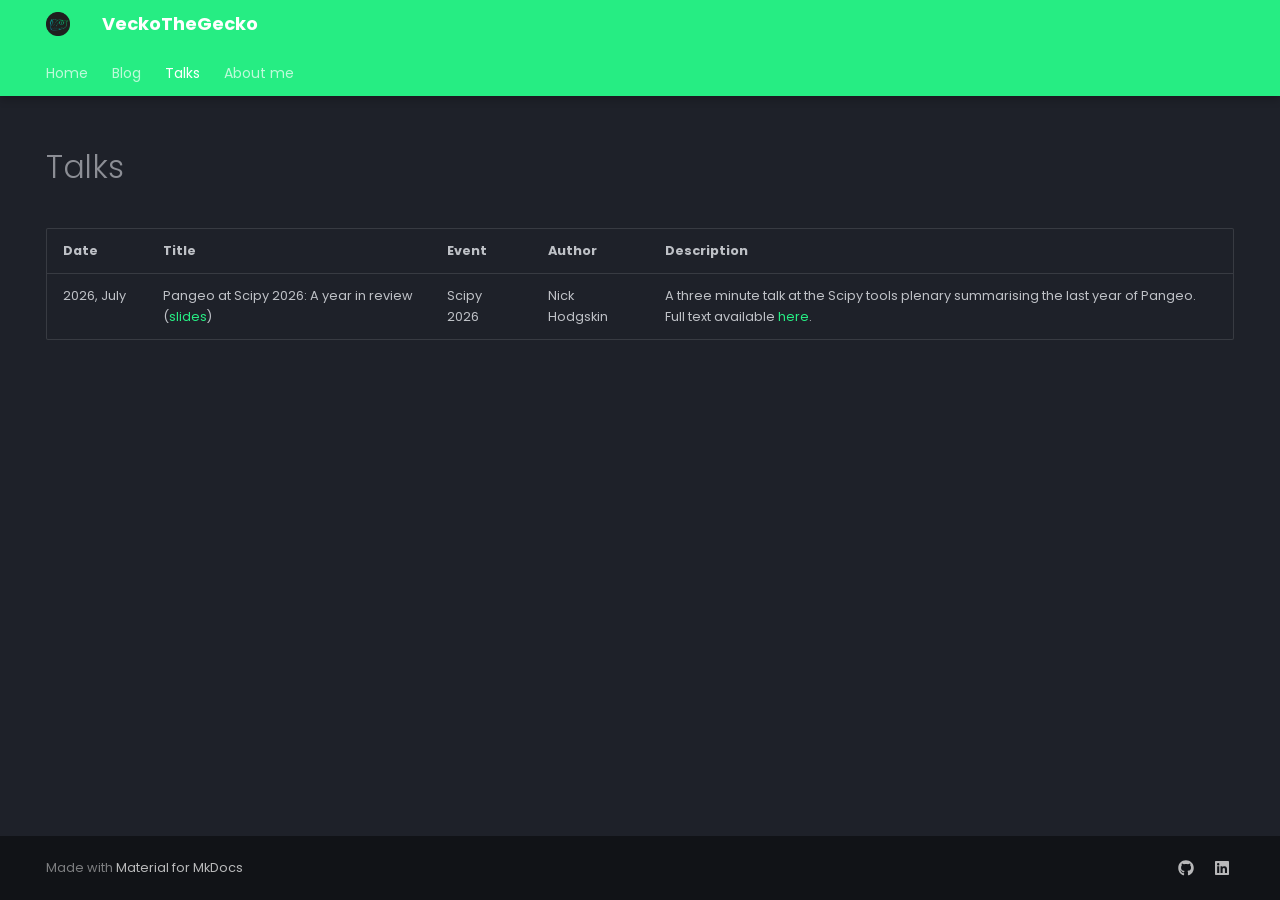
<file: talks/index.html>
<!DOCTYPE html><html lang="en" class="no-js"><head>
    
      <meta charset="utf-8">
      <meta name="viewport" content="width=device-width,initial-scale=1">
      
        <meta name="description" content="The personal portfolio and blog of Nick Hodgskin (aka, VeckoTheGecko).">
      
      
      
        <link rel="canonical" href="https://VeckoTheGecko.github.io/talks/">
      
      
        <link rel="prev" href="../blog/archive/">
      
      
        <link rel="next" href="../about/">
      
      
        
      
      
        <link rel="alternate" type="application/rss+xml" title="RSS feed" href="../feed_rss_created.xml">
        <link rel="alternate" type="application/rss+xml" title="RSS feed of updated content" href="../feed_rss_updated.xml">
      
      <link rel="icon" href="../assets/vecko_icon.png">
      <meta name="generator" content="mkdocs-1.6.1, mkdocs-material-9.7.7">
    
    
      
        <title>Talks - VeckoTheGecko</title>
      
    
    
      <link rel="stylesheet" href="../assets/stylesheets/main.ec1eaa64.min.css">
      
        
        <link rel="stylesheet" href="../assets/stylesheets/palette.ab4e12ef.min.css">
      
      


    
    
      
    
    
      
        
        
        <link rel="preconnect" href="https://fonts.gstatic.com" crossorigin="">
        <link rel="stylesheet" href="https://fonts.googleapis.com/css?family=Poppins:300,300i,400,400i,700,700i%7CRoboto+Mono:400,400i,700,700i&amp;display=fallback">
        <style>:root{--md-text-font:"Poppins";--md-code-font:"Roboto Mono"}</style>
      
    
    
      <link rel="stylesheet" href="../stylesheets/extra.css">
    
    <script>__md_scope=new URL("..",location),__md_hash=e=>[...e].reduce(((e,_)=>(e<<5)-e+_.charCodeAt(0)),0),__md_get=(e,_=localStorage,t=__md_scope)=>JSON.parse(_.getItem(t.pathname+"."+e)),__md_set=(e,_,t=localStorage,a=__md_scope)=>{try{t.setItem(a.pathname+"."+e,JSON.stringify(_))}catch(e){}}</script>
    
      

    
    
  <link href="../assets/stylesheets/glightbox.min.css" rel="stylesheet"><script src="../assets/javascripts/glightbox.min.js"></script><style id="glightbox-style">
            html.glightbox-open { overflow: initial; height: 100%; }
            .gslide-title { margin-top: 0px; user-select: text; }
            .gslide-desc { color: #666; user-select: text; }
            .gslide-image img { background: white; }
            .gscrollbar-fixer { padding-right: 15px; }
            .gdesc-inner { font-size: 0.75rem; }
            body[data-md-color-scheme="slate"] .gdesc-inner { background: var(--md-default-bg-color); }
            body[data-md-color-scheme="slate"] .gslide-title { color: var(--md-default-fg-color); }
            body[data-md-color-scheme="slate"] .gslide-desc { color: var(--md-default-fg-color); }
        </style></head>
  
  
    
    
    
    
    
    <body dir="ltr" data-md-color-scheme="slate" data-md-color-primary="custom" data-md-color-accent="custom">
  
    
    <input class="md-toggle" data-md-toggle="drawer" type="checkbox" id="__drawer" autocomplete="off">
    <input class="md-toggle" data-md-toggle="search" type="checkbox" id="__search" autocomplete="off">
    <label class="md-overlay" for="__drawer"></label>
    <div data-md-component="skip">
      
        
        <a href="#talks" class="md-skip">
          Skip to content
        </a>
      
    </div>
    <div data-md-component="announce">
      
    </div>
    
    
      <!--
  Copyright (c) 2016-2025 Martin Donath <martin.donath@squidfunk.com>

  Permission is hereby granted, free of charge, to any person obtaining a copy
  of this software and associated documentation files (the "Software"), to
  deal in the Software without restriction, including without limitation the
  rights to use, copy, modify, merge, publish, distribute, sublicense, and/or
  sell copies of the Software, and to permit persons to whom the Software is
  furnished to do so, subject to the following conditions:

  The above copyright notice and this permission notice shall be included in
  all copies or substantial portions of the Software.

  THE SOFTWARE IS PROVIDED "AS IS", WITHOUT WARRANTY OF ANY KIND, EXPRESS OR
  IMPLIED, INCLUDING BUT NOT LIMITED TO THE WARRANTIES OF MERCHANTABILITY,
  FITNESS FOR A PARTICULAR PURPOSE AND NON-INFRINGEMENT. IN NO EVENT SHALL THE
  AUTHORS OR COPYRIGHT HOLDERS BE LIABLE FOR ANY CLAIM, DAMAGES OR OTHER
  LIABILITY, WHETHER IN AN ACTION OF CONTRACT, TORT OR OTHERWISE, ARISING
  FROM, OUT OF OR IN CONNECTION WITH THE SOFTWARE OR THE USE OR OTHER DEALINGS
  IN THE SOFTWARE.
-->

<!-- Determine classes -->
   

<!-- Header -->
<header class="md-header md-header--shadow md-header--lifted">
  <nav class="md-header__inner md-grid" aria-label="Header">
    <!-- Link to home -->
    <a href=".." title="VeckoTheGecko" class="md-header__button md-logo" aria-label="VeckoTheGecko" data-md-component="logo">
      
  <img src="../assets/vecko_icon.png" alt="logo">

    </a>

    <!-- Button to open drawer -->
    <label class="md-header__button md-icon" for="__drawer">
       <svg xmlns="http://www.w3.org/2000/svg" viewBox="0 0 24 24"><path d="M22 13c0 1.11-.89 2-2 2H4a2 2 0 1 1 0-4h9l2.5 2 2.5-2h2a2 2 0 0 1 2 2M12 3C3 3 3 9 3 9h18s0-6-9-6M3 18c0 1.66 1.34 3 3 3h12c1.66 0 3-1.34 3-3v-1H3z"></path></svg>
    </label>

    <!-- Header title -->
    <div class="md-header__title" data-md-component="header-title">
      <div class="md-header__ellipsis">
        <div class="md-header__topic">
          <span class="md-ellipsis"> VeckoTheGecko </span>
        </div>
        <div class="md-header__topic" data-md-component="header-topic">
          <span class="md-ellipsis">
             Talks 
          </span>
        </div>
      </div>
    </div>

    <!-- Color palette toggle -->
      

    <!-- User preference: color palette -->
    

    <!-- Site language selector -->
    

    <!-- Button to open search modal -->
    

    <!-- Repository information -->
    
  </nav>

  <!-- Navigation tabs (sticky) -->
    
<nav class="md-tabs" aria-label="Tabs" data-md-component="tabs">
  <div class="md-grid">
    <ul class="md-tabs__list">
      
        
  
  
  
  
    <li class="md-tabs__item">
      <a href=".." class="md-tabs__link">
        
  
  
    
  
  Home

      </a>
    </li>
  

      
        
  
  
  
  
    
    
      <li class="md-tabs__item">
        <a href="../blog/" class="md-tabs__link">
          
  
  
  Blog

        </a>
      </li>
    
  

      
        
  
  
  
    
  
  
    <li class="md-tabs__item md-tabs__item--active">
      <a href="./" class="md-tabs__link">
        
  
  
    
  
  Talks

      </a>
    </li>
  

      
        
  
  
  
  
    <li class="md-tabs__item">
      <a href="../about/" class="md-tabs__link">
        
  
  
    
  
  About me

      </a>
    </li>
  

      
    </ul>
  </div>
</nav>  
</header>
    
    <div class="md-container" data-md-component="container">
      
      
        
      
      <main class="md-main" data-md-component="main">
        <div class="md-main__inner md-grid">
          
            
              
                
              
              <div class="md-sidebar md-sidebar--primary" data-md-component="sidebar" data-md-type="navigation" hidden="">
                <div class="md-sidebar__scrollwrap">
                  <div class="md-sidebar__inner">
                    


  


<nav class="md-nav md-nav--primary md-nav--lifted" aria-label="Navigation" data-md-level="0">
  <label class="md-nav__title" for="__drawer">
    <a href=".." title="VeckoTheGecko" class="md-nav__button md-logo" aria-label="VeckoTheGecko" data-md-component="logo">
      
  <img src="../assets/vecko_icon.png" alt="logo">

    </a>
    VeckoTheGecko
  </label>
  
  <ul class="md-nav__list" data-md-scrollfix="">
    
      
      
  
  
  
  
    <li class="md-nav__item">
      <a href=".." class="md-nav__link">
        
  
  
  <span class="md-ellipsis">
    
  
    Home
  

    
  </span>
  
  

      </a>
    </li>
  

    
      
      
  
  
  
  
    
    
    
    
      
      
    
    
    <li class="md-nav__item md-nav__item--nested">
      
        
        
        <input class="md-nav__toggle md-toggle " type="checkbox" id="__nav_2">
        
          
          <label class="md-nav__link" for="__nav_2" id="__nav_2_label" tabindex="0">
            
  
  
  <span class="md-ellipsis">
    
  
    Blog
  

    
  </span>
  
  

            <span class="md-nav__icon md-icon"></span>
          </label>
        
        <nav class="md-nav" data-md-level="1" aria-labelledby="__nav_2_label" aria-expanded="false">
          <label class="md-nav__title" for="__nav_2">
            <span class="md-nav__icon md-icon"></span>
            
  
    Blog
  

          </label>
          <ul class="md-nav__list" data-md-scrollfix="">
            
              
                
  
  
  
    
  
  
    <li class="md-nav__item">
      <a href="../blog/" class="md-nav__link">
        
  
  
  <span class="md-ellipsis">
    
  
    Posts
  

    
  </span>
  
  

      </a>
    </li>
  

              
            
              
                
  
  
  
  
    <li class="md-nav__item">
      <a href="../blog/archive/" class="md-nav__link">
        
  
  
  <span class="md-ellipsis">
    
  
    Archive
  

    
  </span>
  
  

      </a>
    </li>
  

              
            
          </ul>
        </nav>
      
    </li>
  

    
      
      
  
  
    
  
  
  
    <li class="md-nav__item md-nav__item--active">
      
      <input class="md-nav__toggle md-toggle" type="checkbox" id="__toc">
      
      
        
      
      
      <a href="./" class="md-nav__link md-nav__link--active">
        
  
  
  <span class="md-ellipsis">
    
  
    Talks
  

    
  </span>
  
  

      </a>
      
    </li>
  

    
      
      
  
  
  
  
    <li class="md-nav__item">
      <a href="../about/" class="md-nav__link">
        
  
  
  <span class="md-ellipsis">
    
  
    About me
  

    
  </span>
  
  

      </a>
    </li>
  

    
  </ul>
</nav>
                  </div>
                </div>
              </div>
            
            
              
                
              
              <div class="md-sidebar md-sidebar--secondary" data-md-component="sidebar" data-md-type="toc" hidden="">
                <div class="md-sidebar__scrollwrap">
                  <div class="md-sidebar__inner">
                    

<nav class="md-nav md-nav--secondary" aria-label="Table of contents">
  
  
  
    
  
  
</nav>
                  </div>
                </div>
              </div>
            
          
          
            <div class="md-content" data-md-component="content">
              
              <article class="md-content__inner md-typeset">
                
                  
  




<h1 id="talks">Talks</h1>
<table>
<thead>
<tr>
<th style="text-align: left;">Date</th>
<th style="text-align: left;">Title</th>
<th>Event</th>
<th>Author</th>
<th>Description</th>
</tr>
</thead>
<tbody>
<tr>
<td style="text-align: left;">2026, July</td>
<td style="text-align: left;">Pangeo at Scipy 2026: A year in review (<a href="assets/scipy2026-tools-plenary.pdf">slides</a>)</td>
<td>Scipy 2026</td>
<td>Nick Hodgskin</td>
<td>A three minute talk at the Scipy tools plenary summarising the last year of Pangeo. Full text available <a href="https://gist.github.com/VeckoTheGecko/e189504a6d77359072722178cd8c10a2">here</a>.</td>
</tr>
</tbody>
</table>







  
  




  



                
              </article>
            </div>
          
          
<script>var target=document.getElementById(location.hash.slice(1));target&&target.name&&(target.checked=target.name.startsWith("__tabbed_"))</script>
        </div>
        
      </main>
      
        <footer class="md-footer">
  
    
      
        
      
      <nav class="md-footer__inner md-grid" aria-label="Footer" hidden="">
        
          
          <a href="../blog/archive/" class="md-footer__link md-footer__link--prev" aria-label="Previous: Archive">
            <div class="md-footer__button md-icon">
              
              <svg xmlns="http://www.w3.org/2000/svg" viewBox="0 0 24 24"><path d="M20 11v2H8l5.5 5.5-1.42 1.42L4.16 12l7.92-7.92L13.5 5.5 8 11z"></path></svg>
            </div>
            <div class="md-footer__title">
              <span class="md-footer__direction">
                Previous
              </span>
              <div class="md-ellipsis">
                Archive
              </div>
            </div>
          </a>
        
        
          
          <a href="../about/" class="md-footer__link md-footer__link--next" aria-label="Next: About me">
            <div class="md-footer__title">
              <span class="md-footer__direction">
                Next
              </span>
              <div class="md-ellipsis">
                About me
              </div>
            </div>
            <div class="md-footer__button md-icon">
              
              <svg xmlns="http://www.w3.org/2000/svg" viewBox="0 0 24 24"><path d="M4 11v2h12l-5.5 5.5 1.42 1.42L19.84 12l-7.92-7.92L10.5 5.5 16 11z"></path></svg>
            </div>
          </a>
        
      </nav>
    
  
  <div class="md-footer-meta md-typeset">
    <div class="md-footer-meta__inner md-grid">
      <div class="md-copyright">
  
  
    Made with
    <a href="https://squidfunk.github.io/mkdocs-material/" target="_blank" rel="noopener">
      Material for MkDocs
    </a>
  
</div>
      
        
<div class="md-social">
  
    
    
    
    
      
      
    
    <a href="https://github.com/VeckoTheGecko" target="_blank" rel="noopener" title="github.com" class="md-social__link">
      <svg xmlns="http://www.w3.org/2000/svg" viewBox="0 0 512 512"><!--! Font Awesome Free 7.1.0 by @fontawesome - https://fontawesome.com License - https://fontawesome.com/license/free (Icons: CC BY 4.0, Fonts: SIL OFL 1.1, Code: MIT License) Copyright 2025 Fonticons, Inc.--><path d="M173.9 397.4c0 2-2.3 3.6-5.2 3.6-3.3.3-5.6-1.3-5.6-3.6 0-2 2.3-3.6 5.2-3.6 3-.3 5.6 1.3 5.6 3.6m-31.1-4.5c-.7 2 1.3 4.3 4.3 4.9 2.6 1 5.6 0 6.2-2s-1.3-4.3-4.3-5.2c-2.6-.7-5.5.3-6.2 2.3m44.2-1.7c-2.9.7-4.9 2.6-4.6 4.9.3 2 2.9 3.3 5.9 2.6 2.9-.7 4.9-2.6 4.6-4.6-.3-1.9-3-3.2-5.9-2.9M252.8 8C114.1 8 8 113.3 8 252c0 110.9 69.8 205.8 169.5 239.2 12.8 2.3 17.3-5.6 17.3-12.1 0-6.2-.3-40.4-.3-61.4 0 0-70 15-84.7-29.8 0 0-11.4-29.1-27.8-36.6 0 0-22.9-15.7 1.6-15.4 0 0 24.9 2 38.6 25.8 21.9 38.6 58.6 27.5 72.9 20.9 2.3-16 8.8-27.1 16-33.7-55.9-6.2-112.3-14.3-112.3-110.5 0-27.5 7.6-41.3 23.6-58.9-2.6-6.5-11.1-33.3 2.6-67.9 20.9-6.5 69 27 69 27 20-5.6 41.5-8.5 62.8-8.5s42.8 2.9 62.8 8.5c0 0 48.1-33.6 69-27 13.7 34.7 5.2 61.4 2.6 67.9 16 17.7 25.8 31.5 25.8 58.9 0 96.5-58.9 104.2-114.8 110.5 9.2 7.9 17 22.9 17 46.4 0 33.7-.3 75.4-.3 83.6 0 6.5 4.6 14.4 17.3 12.1C436.2 457.8 504 362.9 504 252 504 113.3 391.5 8 252.8 8M105.2 352.9c-1.3 1-1 3.3.7 5.2 1.6 1.6 3.9 2.3 5.2 1 1.3-1 1-3.3-.7-5.2-1.6-1.6-3.9-2.3-5.2-1m-10.8-8.1c-.7 1.3.3 2.9 2.3 3.9 1.6 1 3.6.7 4.3-.7.7-1.3-.3-2.9-2.3-3.9-2-.6-3.6-.3-4.3.7m32.4 35.6c-1.6 1.3-1 4.3 1.3 6.2 2.3 2.3 5.2 2.6 6.5 1 1.3-1.3.7-4.3-1.3-6.2-2.2-2.3-5.2-2.6-6.5-1m-11.4-14.7c-1.6 1-1.6 3.6 0 5.9s4.3 3.3 5.6 2.3c1.6-1.3 1.6-3.9 0-6.2-1.4-2.3-4-3.3-5.6-2"></path></svg>
    </a>
  
    
    
    
    
      
      
    
    <a href="https://www.linkedin.com/in/nick-hodgskin/" target="_blank" rel="noopener" title="www.linkedin.com" class="md-social__link">
      <svg xmlns="http://www.w3.org/2000/svg" viewBox="0 0 448 512"><!--! Font Awesome Free 7.1.0 by @fontawesome - https://fontawesome.com License - https://fontawesome.com/license/free (Icons: CC BY 4.0, Fonts: SIL OFL 1.1, Code: MIT License) Copyright 2025 Fonticons, Inc.--><path d="M416 32H31.9C14.3 32 0 46.5 0 64.3v383.4C0 465.5 14.3 480 31.9 480H416c17.6 0 32-14.5 32-32.3V64.3c0-17.8-14.4-32.3-32-32.3M135.4 416H69V202.2h66.5V416zM102.2 96a38.5 38.5 0 1 1 0 77 38.5 38.5 0 1 1 0-77m282.1 320h-66.4V312c0-24.8-.5-56.7-34.5-56.7-34.6 0-39.9 27-39.9 54.9V416h-66.4V202.2h63.7v29.2h.9c8.9-16.8 30.6-34.5 62.9-34.5 67.2 0 79.7 44.3 79.7 101.9z"></path></svg>
    </a>
  
</div>
      
    </div>
  </div>
</footer>
      
    </div>
    <div class="md-dialog" data-md-component="dialog">
      <div class="md-dialog__inner md-typeset"></div>
    </div>
    
    
    
      
      
      <script id="__config" type="application/json">{"annotate": null, "base": "..", "features": ["navigation.tabs", "navigation.tabs.sticky", "navigation.footer"], "search": "../assets/javascripts/workers/search.2c215733.min.js", "tags": null, "translations": {"clipboard.copied": "Copied to clipboard", "clipboard.copy": "Copy to clipboard", "search.result.more.one": "1 more on this page", "search.result.more.other": "# more on this page", "search.result.none": "No matching documents", "search.result.one": "1 matching document", "search.result.other": "# matching documents", "search.result.placeholder": "Type to start searching", "search.result.term.missing": "Missing", "select.version": "Select version"}, "version": null}</script>
    
    
      <script src="../assets/javascripts/bundle.d7400e89.min.js"></script>
      
    
  
<script id="init-glightbox">const lightbox = GLightbox({"touchNavigation": true, "loop": false, "zoomable": true, "draggable": true, "openEffect": "zoom", "closeEffect": "zoom", "slideEffect": "slide"});
document$.subscribe(()=>{ lightbox.reload(); });
</script></body></html>
</file>
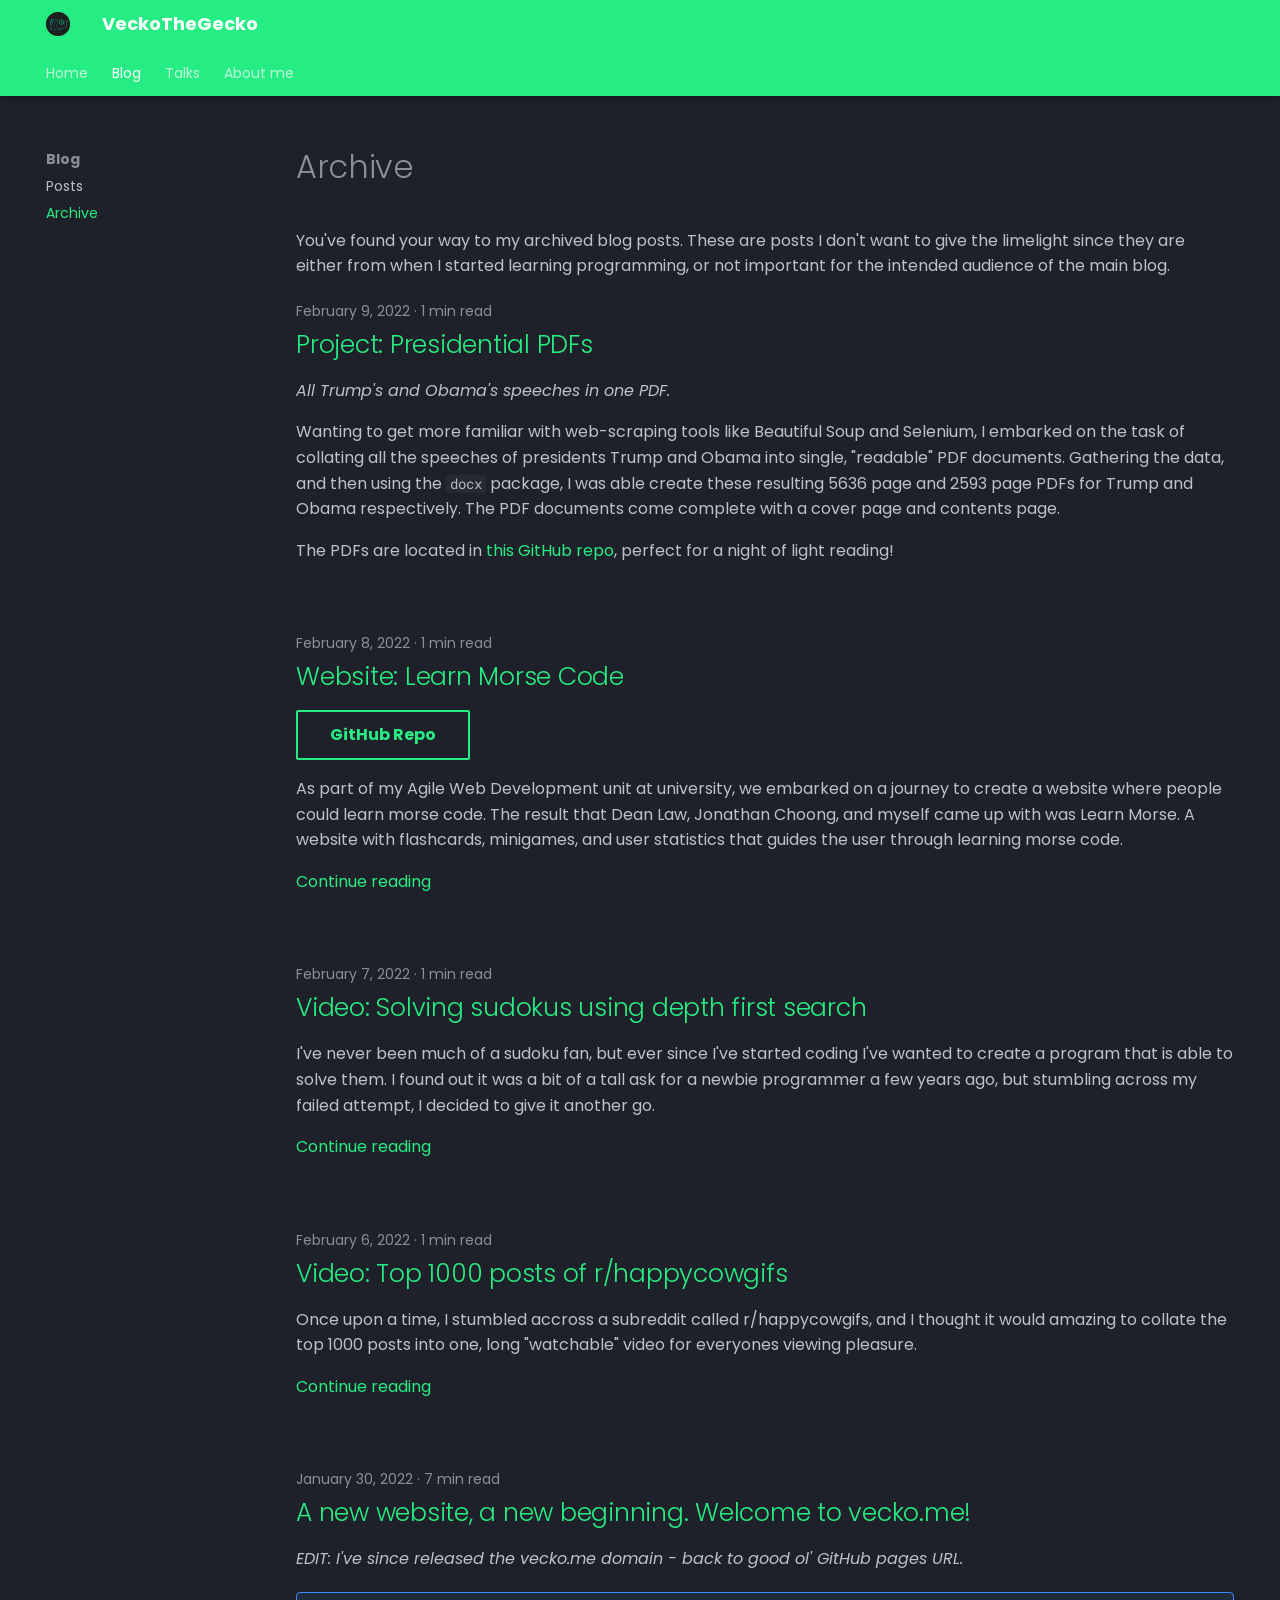
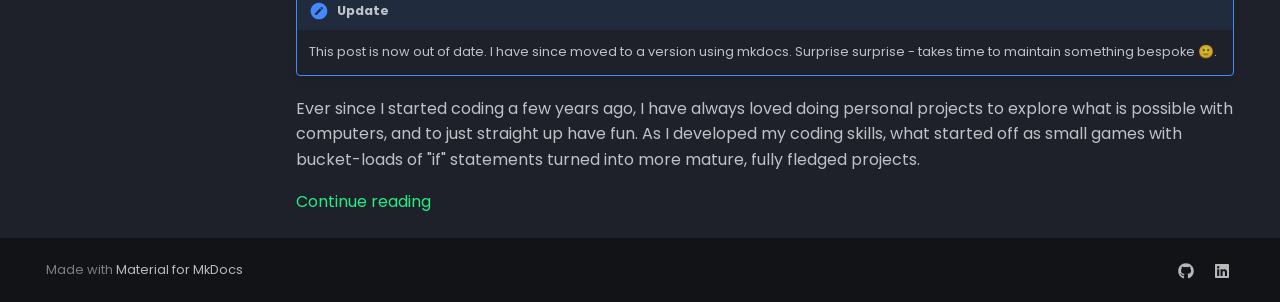
<file: blog/archive/index.html>
<!DOCTYPE html><html lang="en" class="no-js"><head>
    
      <meta charset="utf-8">
      <meta name="viewport" content="width=device-width,initial-scale=1">
      
        <meta name="description" content="The personal portfolio and blog of Nick Hodgskin (aka, VeckoTheGecko).">
      
      
      
        <link rel="canonical" href="https://VeckoTheGecko.github.io/blog/archive/">
      
      
        <link rel="prev" href="../">
      
      
        <link rel="next" href="../../talks/">
      
      
        
      
      
        <link rel="alternate" type="application/rss+xml" title="RSS feed" href="../../feed_rss_created.xml">
        <link rel="alternate" type="application/rss+xml" title="RSS feed of updated content" href="../../feed_rss_updated.xml">
      
      <link rel="icon" href="../../assets/vecko_icon.png">
      <meta name="generator" content="mkdocs-1.6.1, mkdocs-material-9.7.7">
    
    
      
        <title>Archive - VeckoTheGecko</title>
      
    
    
      <link rel="stylesheet" href="../../assets/stylesheets/main.ec1eaa64.min.css">
      
        
        <link rel="stylesheet" href="../../assets/stylesheets/palette.ab4e12ef.min.css">
      
      


    
    
      
    
    
      
        
        
        <link rel="preconnect" href="https://fonts.gstatic.com" crossorigin="">
        <link rel="stylesheet" href="https://fonts.googleapis.com/css?family=Poppins:300,300i,400,400i,700,700i%7CRoboto+Mono:400,400i,700,700i&amp;display=fallback">
        <style>:root{--md-text-font:"Poppins";--md-code-font:"Roboto Mono"}</style>
      
    
    
      <link rel="stylesheet" href="../../stylesheets/extra.css">
    
    <script>__md_scope=new URL("../..",location),__md_hash=e=>[...e].reduce(((e,_)=>(e<<5)-e+_.charCodeAt(0)),0),__md_get=(e,_=localStorage,t=__md_scope)=>JSON.parse(_.getItem(t.pathname+"."+e)),__md_set=(e,_,t=localStorage,a=__md_scope)=>{try{t.setItem(a.pathname+"."+e,JSON.stringify(_))}catch(e){}}</script>
    
      

    
    
  <link href="../../assets/stylesheets/glightbox.min.css" rel="stylesheet"><script src="../../assets/javascripts/glightbox.min.js"></script><style id="glightbox-style">
            html.glightbox-open { overflow: initial; height: 100%; }
            .gslide-title { margin-top: 0px; user-select: text; }
            .gslide-desc { color: #666; user-select: text; }
            .gslide-image img { background: white; }
            .gscrollbar-fixer { padding-right: 15px; }
            .gdesc-inner { font-size: 0.75rem; }
            body[data-md-color-scheme="slate"] .gdesc-inner { background: var(--md-default-bg-color); }
            body[data-md-color-scheme="slate"] .gslide-title { color: var(--md-default-fg-color); }
            body[data-md-color-scheme="slate"] .gslide-desc { color: var(--md-default-fg-color); }
        </style></head>
  
  
    
    
    
    
    
    <body dir="ltr" data-md-color-scheme="slate" data-md-color-primary="custom" data-md-color-accent="custom">
  
    
    <input class="md-toggle" data-md-toggle="drawer" type="checkbox" id="__drawer" autocomplete="off">
    <input class="md-toggle" data-md-toggle="search" type="checkbox" id="__search" autocomplete="off">
    <label class="md-overlay" for="__drawer"></label>
    <div data-md-component="skip">
      
        
        <a href="#archive" class="md-skip">
          Skip to content
        </a>
      
    </div>
    <div data-md-component="announce">
      
    </div>
    
    
      <!--
  Copyright (c) 2016-2025 Martin Donath <martin.donath@squidfunk.com>

  Permission is hereby granted, free of charge, to any person obtaining a copy
  of this software and associated documentation files (the "Software"), to
  deal in the Software without restriction, including without limitation the
  rights to use, copy, modify, merge, publish, distribute, sublicense, and/or
  sell copies of the Software, and to permit persons to whom the Software is
  furnished to do so, subject to the following conditions:

  The above copyright notice and this permission notice shall be included in
  all copies or substantial portions of the Software.

  THE SOFTWARE IS PROVIDED "AS IS", WITHOUT WARRANTY OF ANY KIND, EXPRESS OR
  IMPLIED, INCLUDING BUT NOT LIMITED TO THE WARRANTIES OF MERCHANTABILITY,
  FITNESS FOR A PARTICULAR PURPOSE AND NON-INFRINGEMENT. IN NO EVENT SHALL THE
  AUTHORS OR COPYRIGHT HOLDERS BE LIABLE FOR ANY CLAIM, DAMAGES OR OTHER
  LIABILITY, WHETHER IN AN ACTION OF CONTRACT, TORT OR OTHERWISE, ARISING
  FROM, OUT OF OR IN CONNECTION WITH THE SOFTWARE OR THE USE OR OTHER DEALINGS
  IN THE SOFTWARE.
-->

<!-- Determine classes -->
   

<!-- Header -->
<header class="md-header md-header--shadow md-header--lifted">
  <nav class="md-header__inner md-grid" aria-label="Header">
    <!-- Link to home -->
    <a href="../.." title="VeckoTheGecko" class="md-header__button md-logo" aria-label="VeckoTheGecko" data-md-component="logo">
      
  <img src="../../assets/vecko_icon.png" alt="logo">

    </a>

    <!-- Button to open drawer -->
    <label class="md-header__button md-icon" for="__drawer">
       <svg xmlns="http://www.w3.org/2000/svg" viewBox="0 0 24 24"><path d="M22 13c0 1.11-.89 2-2 2H4a2 2 0 1 1 0-4h9l2.5 2 2.5-2h2a2 2 0 0 1 2 2M12 3C3 3 3 9 3 9h18s0-6-9-6M3 18c0 1.66 1.34 3 3 3h12c1.66 0 3-1.34 3-3v-1H3z"></path></svg>
    </label>

    <!-- Header title -->
    <div class="md-header__title" data-md-component="header-title">
      <div class="md-header__ellipsis">
        <div class="md-header__topic">
          <span class="md-ellipsis"> VeckoTheGecko </span>
        </div>
        <div class="md-header__topic" data-md-component="header-topic">
          <span class="md-ellipsis">
             Archive 
          </span>
        </div>
      </div>
    </div>

    <!-- Color palette toggle -->
      

    <!-- User preference: color palette -->
    

    <!-- Site language selector -->
    

    <!-- Button to open search modal -->
    

    <!-- Repository information -->
    
  </nav>

  <!-- Navigation tabs (sticky) -->
    
<nav class="md-tabs" aria-label="Tabs" data-md-component="tabs">
  <div class="md-grid">
    <ul class="md-tabs__list">
      
        
  
  
  
  
    <li class="md-tabs__item">
      <a href="../.." class="md-tabs__link">
        
  
  
    
  
  Home

      </a>
    </li>
  

      
        
  
  
  
    
  
  
    
    
      <li class="md-tabs__item md-tabs__item--active">
        <a href="../" class="md-tabs__link">
          
  
  
  Blog

        </a>
      </li>
    
  

      
        
  
  
  
  
    <li class="md-tabs__item">
      <a href="../../talks/" class="md-tabs__link">
        
  
  
    
  
  Talks

      </a>
    </li>
  

      
        
  
  
  
  
    <li class="md-tabs__item">
      <a href="../../about/" class="md-tabs__link">
        
  
  
    
  
  About me

      </a>
    </li>
  

      
    </ul>
  </div>
</nav>  
</header>
    
    <div class="md-container" data-md-component="container">
      
      
        
      
      <main class="md-main" data-md-component="main">
        <div class="md-main__inner md-grid">
          
            
              
                
              
              <div class="md-sidebar md-sidebar--primary" data-md-component="sidebar" data-md-type="navigation">
                <div class="md-sidebar__scrollwrap">
                  <div class="md-sidebar__inner">
                    


  


<nav class="md-nav md-nav--primary md-nav--lifted" aria-label="Navigation" data-md-level="0">
  <label class="md-nav__title" for="__drawer">
    <a href="../.." title="VeckoTheGecko" class="md-nav__button md-logo" aria-label="VeckoTheGecko" data-md-component="logo">
      
  <img src="../../assets/vecko_icon.png" alt="logo">

    </a>
    VeckoTheGecko
  </label>
  
  <ul class="md-nav__list" data-md-scrollfix="">
    
      
      
  
  
  
  
    <li class="md-nav__item">
      <a href="../.." class="md-nav__link">
        
  
  
  <span class="md-ellipsis">
    
  
    Home
  

    
  </span>
  
  

      </a>
    </li>
  

    
      
      
  
  
    
  
  
  
    
    
    
    
      
        
        
      
      
    
    
    <li class="md-nav__item md-nav__item--active md-nav__item--section md-nav__item--nested">
      
        
        
        <input class="md-nav__toggle md-toggle " type="checkbox" id="__nav_2" checked="">
        
          
          <label class="md-nav__link" for="__nav_2" id="__nav_2_label" tabindex="">
            
  
  
  <span class="md-ellipsis">
    
  
    Blog
  

    
  </span>
  
  

            <span class="md-nav__icon md-icon"></span>
          </label>
        
        <nav class="md-nav" data-md-level="1" aria-labelledby="__nav_2_label" aria-expanded="true">
          <label class="md-nav__title" for="__nav_2">
            <span class="md-nav__icon md-icon"></span>
            
  
    Blog
  

          </label>
          <ul class="md-nav__list" data-md-scrollfix="">
            
              
                
  
  
  
    
  
  
    <li class="md-nav__item">
      <a href="../" class="md-nav__link">
        
  
  
  <span class="md-ellipsis">
    
  
    Posts
  

    
  </span>
  
  

      </a>
    </li>
  

              
            
              
                
  
  
    
  
  
  
    <li class="md-nav__item md-nav__item--active">
      
      <input class="md-nav__toggle md-toggle" type="checkbox" id="__toc">
      
      
        
      
      
      <a href="./" class="md-nav__link md-nav__link--active">
        
  
  
  <span class="md-ellipsis">
    
  
    Archive
  

    
  </span>
  
  

      </a>
      
    </li>
  

              
            
          </ul>
        </nav>
      
    </li>
  

    
      
      
  
  
  
  
    <li class="md-nav__item">
      <a href="../../talks/" class="md-nav__link">
        
  
  
  <span class="md-ellipsis">
    
  
    Talks
  

    
  </span>
  
  

      </a>
    </li>
  

    
      
      
  
  
  
  
    <li class="md-nav__item">
      <a href="../../about/" class="md-nav__link">
        
  
  
  <span class="md-ellipsis">
    
  
    About me
  

    
  </span>
  
  

      </a>
    </li>
  

    
  </ul>
</nav>
                  </div>
                </div>
              </div>
            
            
              
                
              
              <div class="md-sidebar md-sidebar--secondary" data-md-component="sidebar" data-md-type="toc" hidden="">
                <div class="md-sidebar__scrollwrap">
                  <div class="md-sidebar__inner">
                    

<nav class="md-nav md-nav--secondary" aria-label="Table of contents">
  
  
  
    
  
  
</nav>
                  </div>
                </div>
              </div>
            
          
          
  <div class="md-content" data-md-component="content">
    <div class="md-content__inner">
      <header class="md-typeset">
        <h1 id="archive">Archive</h1>
<p>You've found your way to my archived blog posts. These are posts I don't want to give the limelight since they are either from when I started learning programming, or not important for the intended audience of the main blog.</p>
      </header>
      
        <article class="md-post md-post--excerpt">
  <header class="md-post__header">
    
    <div class="md-post__meta md-meta">
      <ul class="md-meta__list">
        <li class="md-meta__item">
          <time datetime="2022-02-09 08:00:00+08:00">February 9, 2022</time></li>
        
        
          
          <li class="md-meta__item">
            
              1 min read
            
          </li>
        
        
      </ul>
      
    </div>
  </header>
  <div class="md-post__content md-typeset">
    <h2 id="project-presidential-pdfs"><a class="toclink" href="../2022/02/09/presidential-speeches/">Project: Presidential PDFs</a></h2>
<p><em>All Trump's and Obama's speeches in one PDF.</em></p>
<p>Wanting to get more familiar with web-scraping tools like Beautiful Soup and Selenium, I embarked on the task of collating all the speeches of presidents Trump and Obama into single, "readable" PDF documents. Gathering the data, and then using the <code>docx</code> package, I was able create these resulting 5636 page and 2593 page PDFs for Trump and Obama respectively. The PDF documents come complete with a cover page and contents page.</p>
<p>The PDFs are located in <a href="https://github.com/VeckoTheGecko/presidential-speeches">this GitHub repo</a>, perfect for a night of light reading!</p>
    
    
  </div>
</article>
      
        <article class="md-post md-post--excerpt">
  <header class="md-post__header">
    
    <div class="md-post__meta md-meta">
      <ul class="md-meta__list">
        <li class="md-meta__item">
          <time datetime="2022-02-08 08:00:00+08:00">February 8, 2022</time></li>
        
        
          
          <li class="md-meta__item">
            
              1 min read
            
          </li>
        
        
      </ul>
      
    </div>
  </header>
  <div class="md-post__content md-typeset">
    <h2 id="website-learn-morse-code"><a class="toclink" href="../2022/02/08/learn-morse/">Website: Learn Morse Code</a></h2>
<p><a class="md-button" href="https://github.com/jonathanjchoong/learn-morse">GitHub Repo</a></p>
<p>As part of my Agile Web Development unit at university, we embarked on a journey to create a website where people could learn morse code. The result that Dean Law, Jonathan Choong, and myself came up with was Learn Morse. A website with flashcards, minigames, and user statistics that guides the user through learning morse code.</p>

    
      <nav class="md-post__action">
        <a href="../2022/02/08/learn-morse/">
          Continue reading
        </a>
      </nav>
    
    
  </div>
</article>
      
        <article class="md-post md-post--excerpt">
  <header class="md-post__header">
    
    <div class="md-post__meta md-meta">
      <ul class="md-meta__list">
        <li class="md-meta__item">
          <time datetime="2022-02-07 08:00:00+08:00">February 7, 2022</time></li>
        
        
          
          <li class="md-meta__item">
            
              1 min read
            
          </li>
        
        
      </ul>
      
    </div>
  </header>
  <div class="md-post__content md-typeset">
    <h2 id="video-solving-sudokus-using-depth-first-search"><a class="toclink" href="../2022/02/07/sudoku-solver/">Video: Solving sudokus using depth first search</a></h2>
<p>I've never been much of a sudoku fan, but ever since I've started coding I've wanted to create a program that is able to solve them. I found out it was a bit of a tall ask for a newbie programmer a few years ago, but stumbling across my failed attempt, I decided to give it another go.</p>

    
      <nav class="md-post__action">
        <a href="../2022/02/07/sudoku-solver/">
          Continue reading
        </a>
      </nav>
    
    
  </div>
</article>
      
        <article class="md-post md-post--excerpt">
  <header class="md-post__header">
    
    <div class="md-post__meta md-meta">
      <ul class="md-meta__list">
        <li class="md-meta__item">
          <time datetime="2022-02-06 00:00:00+00:00">February 6, 2022</time></li>
        
        
          
          <li class="md-meta__item">
            
              1 min read
            
          </li>
        
        
      </ul>
      
    </div>
  </header>
  <div class="md-post__content md-typeset">
    <h2 id="video-top-1000-posts-of-rhappycowgifs"><a class="toclink" href="../2022/02/06/top-of-happycowgifs/">Video: Top 1000 posts of r/happycowgifs</a></h2>
<p>Once upon a time, I stumbled accross a subreddit called r/happycowgifs, and I thought it would amazing to collate the top 1000 posts into one, long "watchable" video for everyones viewing pleasure.</p>

    
      <nav class="md-post__action">
        <a href="../2022/02/06/top-of-happycowgifs/">
          Continue reading
        </a>
      </nav>
    
    
  </div>
</article>
      
        <article class="md-post md-post--excerpt">
  <header class="md-post__header">
    
    <div class="md-post__meta md-meta">
      <ul class="md-meta__list">
        <li class="md-meta__item">
          <time datetime="2022-01-30 00:00:00+00:00">January 30, 2022</time></li>
        
        
          
          <li class="md-meta__item">
            
              7 min read
            
          </li>
        
        
      </ul>
      
    </div>
  </header>
  <div class="md-post__content md-typeset">
    <h2 id="a-new-website-a-new-beginning-welcome-to-veckome"><a class="toclink" href="../2022/01/30/welcome-to-vecko.me/">A new website, a new beginning. Welcome to vecko.me!</a></h2>
<p><em>EDIT: I've since released the vecko.me domain - back to good ol' GitHub pages URL.</em></p>
<div class="admonition note">
<p class="admonition-title">Update</p>
<p>This post is now out of date. I have since moved to a version using mkdocs. Surprise surprise - takes time to maintain something bespoke 🙂.</p>
</div>
<p>Ever since I started coding a few years ago, I have always loved doing personal projects to explore what is possible with computers, and to just straight up have fun. As I developed my coding skills, what started off as small games with bucket-loads of "if" statements turned into more mature, fully fledged projects.</p>

    
      <nav class="md-post__action">
        <a href="../2022/01/30/welcome-to-vecko.me/">
          Continue reading
        </a>
      </nav>
    
    
  </div>
</article>
      
      
    </div>
  </div>

          
<script>var target=document.getElementById(location.hash.slice(1));target&&target.name&&(target.checked=target.name.startsWith("__tabbed_"))</script>
        </div>
        
      </main>
      
        <footer class="md-footer">
  
    
      
        
      
      <nav class="md-footer__inner md-grid" aria-label="Footer" hidden="">
        
          
          <a href="../" class="md-footer__link md-footer__link--prev" aria-label="Previous: Posts">
            <div class="md-footer__button md-icon">
              
              <svg xmlns="http://www.w3.org/2000/svg" viewBox="0 0 24 24"><path d="M20 11v2H8l5.5 5.5-1.42 1.42L4.16 12l7.92-7.92L13.5 5.5 8 11z"></path></svg>
            </div>
            <div class="md-footer__title">
              <span class="md-footer__direction">
                Previous
              </span>
              <div class="md-ellipsis">
                Posts
              </div>
            </div>
          </a>
        
        
          
          <a href="../../talks/" class="md-footer__link md-footer__link--next" aria-label="Next: Talks">
            <div class="md-footer__title">
              <span class="md-footer__direction">
                Next
              </span>
              <div class="md-ellipsis">
                Talks
              </div>
            </div>
            <div class="md-footer__button md-icon">
              
              <svg xmlns="http://www.w3.org/2000/svg" viewBox="0 0 24 24"><path d="M4 11v2h12l-5.5 5.5 1.42 1.42L19.84 12l-7.92-7.92L10.5 5.5 16 11z"></path></svg>
            </div>
          </a>
        
      </nav>
    
  
  <div class="md-footer-meta md-typeset">
    <div class="md-footer-meta__inner md-grid">
      <div class="md-copyright">
  
  
    Made with
    <a href="https://squidfunk.github.io/mkdocs-material/" target="_blank" rel="noopener">
      Material for MkDocs
    </a>
  
</div>
      
        
<div class="md-social">
  
    
    
    
    
      
      
    
    <a href="https://github.com/VeckoTheGecko" target="_blank" rel="noopener" title="github.com" class="md-social__link">
      <svg xmlns="http://www.w3.org/2000/svg" viewBox="0 0 512 512"><!--! Font Awesome Free 7.1.0 by @fontawesome - https://fontawesome.com License - https://fontawesome.com/license/free (Icons: CC BY 4.0, Fonts: SIL OFL 1.1, Code: MIT License) Copyright 2025 Fonticons, Inc.--><path d="M173.9 397.4c0 2-2.3 3.6-5.2 3.6-3.3.3-5.6-1.3-5.6-3.6 0-2 2.3-3.6 5.2-3.6 3-.3 5.6 1.3 5.6 3.6m-31.1-4.5c-.7 2 1.3 4.3 4.3 4.9 2.6 1 5.6 0 6.2-2s-1.3-4.3-4.3-5.2c-2.6-.7-5.5.3-6.2 2.3m44.2-1.7c-2.9.7-4.9 2.6-4.6 4.9.3 2 2.9 3.3 5.9 2.6 2.9-.7 4.9-2.6 4.6-4.6-.3-1.9-3-3.2-5.9-2.9M252.8 8C114.1 8 8 113.3 8 252c0 110.9 69.8 205.8 169.5 239.2 12.8 2.3 17.3-5.6 17.3-12.1 0-6.2-.3-40.4-.3-61.4 0 0-70 15-84.7-29.8 0 0-11.4-29.1-27.8-36.6 0 0-22.9-15.7 1.6-15.4 0 0 24.9 2 38.6 25.8 21.9 38.6 58.6 27.5 72.9 20.9 2.3-16 8.8-27.1 16-33.7-55.9-6.2-112.3-14.3-112.3-110.5 0-27.5 7.6-41.3 23.6-58.9-2.6-6.5-11.1-33.3 2.6-67.9 20.9-6.5 69 27 69 27 20-5.6 41.5-8.5 62.8-8.5s42.8 2.9 62.8 8.5c0 0 48.1-33.6 69-27 13.7 34.7 5.2 61.4 2.6 67.9 16 17.7 25.8 31.5 25.8 58.9 0 96.5-58.9 104.2-114.8 110.5 9.2 7.9 17 22.9 17 46.4 0 33.7-.3 75.4-.3 83.6 0 6.5 4.6 14.4 17.3 12.1C436.2 457.8 504 362.9 504 252 504 113.3 391.5 8 252.8 8M105.2 352.9c-1.3 1-1 3.3.7 5.2 1.6 1.6 3.9 2.3 5.2 1 1.3-1 1-3.3-.7-5.2-1.6-1.6-3.9-2.3-5.2-1m-10.8-8.1c-.7 1.3.3 2.9 2.3 3.9 1.6 1 3.6.7 4.3-.7.7-1.3-.3-2.9-2.3-3.9-2-.6-3.6-.3-4.3.7m32.4 35.6c-1.6 1.3-1 4.3 1.3 6.2 2.3 2.3 5.2 2.6 6.5 1 1.3-1.3.7-4.3-1.3-6.2-2.2-2.3-5.2-2.6-6.5-1m-11.4-14.7c-1.6 1-1.6 3.6 0 5.9s4.3 3.3 5.6 2.3c1.6-1.3 1.6-3.9 0-6.2-1.4-2.3-4-3.3-5.6-2"></path></svg>
    </a>
  
    
    
    
    
      
      
    
    <a href="https://www.linkedin.com/in/nick-hodgskin/" target="_blank" rel="noopener" title="www.linkedin.com" class="md-social__link">
      <svg xmlns="http://www.w3.org/2000/svg" viewBox="0 0 448 512"><!--! Font Awesome Free 7.1.0 by @fontawesome - https://fontawesome.com License - https://fontawesome.com/license/free (Icons: CC BY 4.0, Fonts: SIL OFL 1.1, Code: MIT License) Copyright 2025 Fonticons, Inc.--><path d="M416 32H31.9C14.3 32 0 46.5 0 64.3v383.4C0 465.5 14.3 480 31.9 480H416c17.6 0 32-14.5 32-32.3V64.3c0-17.8-14.4-32.3-32-32.3M135.4 416H69V202.2h66.5V416zM102.2 96a38.5 38.5 0 1 1 0 77 38.5 38.5 0 1 1 0-77m282.1 320h-66.4V312c0-24.8-.5-56.7-34.5-56.7-34.6 0-39.9 27-39.9 54.9V416h-66.4V202.2h63.7v29.2h.9c8.9-16.8 30.6-34.5 62.9-34.5 67.2 0 79.7 44.3 79.7 101.9z"></path></svg>
    </a>
  
</div>
      
    </div>
  </div>
</footer>
      
    </div>
    <div class="md-dialog" data-md-component="dialog">
      <div class="md-dialog__inner md-typeset"></div>
    </div>
    
    
    
      
      
      <script id="__config" type="application/json">{"annotate": null, "base": "../..", "features": ["navigation.tabs", "navigation.tabs.sticky", "navigation.footer"], "search": "../../assets/javascripts/workers/search.2c215733.min.js", "tags": null, "translations": {"clipboard.copied": "Copied to clipboard", "clipboard.copy": "Copy to clipboard", "search.result.more.one": "1 more on this page", "search.result.more.other": "# more on this page", "search.result.none": "No matching documents", "search.result.one": "1 matching document", "search.result.other": "# matching documents", "search.result.placeholder": "Type to start searching", "search.result.term.missing": "Missing", "select.version": "Select version"}, "version": null}</script>
    
    
      <script src="../../assets/javascripts/bundle.d7400e89.min.js"></script>
      
    
  
<script id="init-glightbox">const lightbox = GLightbox({"touchNavigation": true, "loop": false, "zoomable": true, "draggable": true, "openEffect": "zoom", "closeEffect": "zoom", "slideEffect": "slide"});
document$.subscribe(()=>{ lightbox.reload(); });
</script></body></html>
</file>
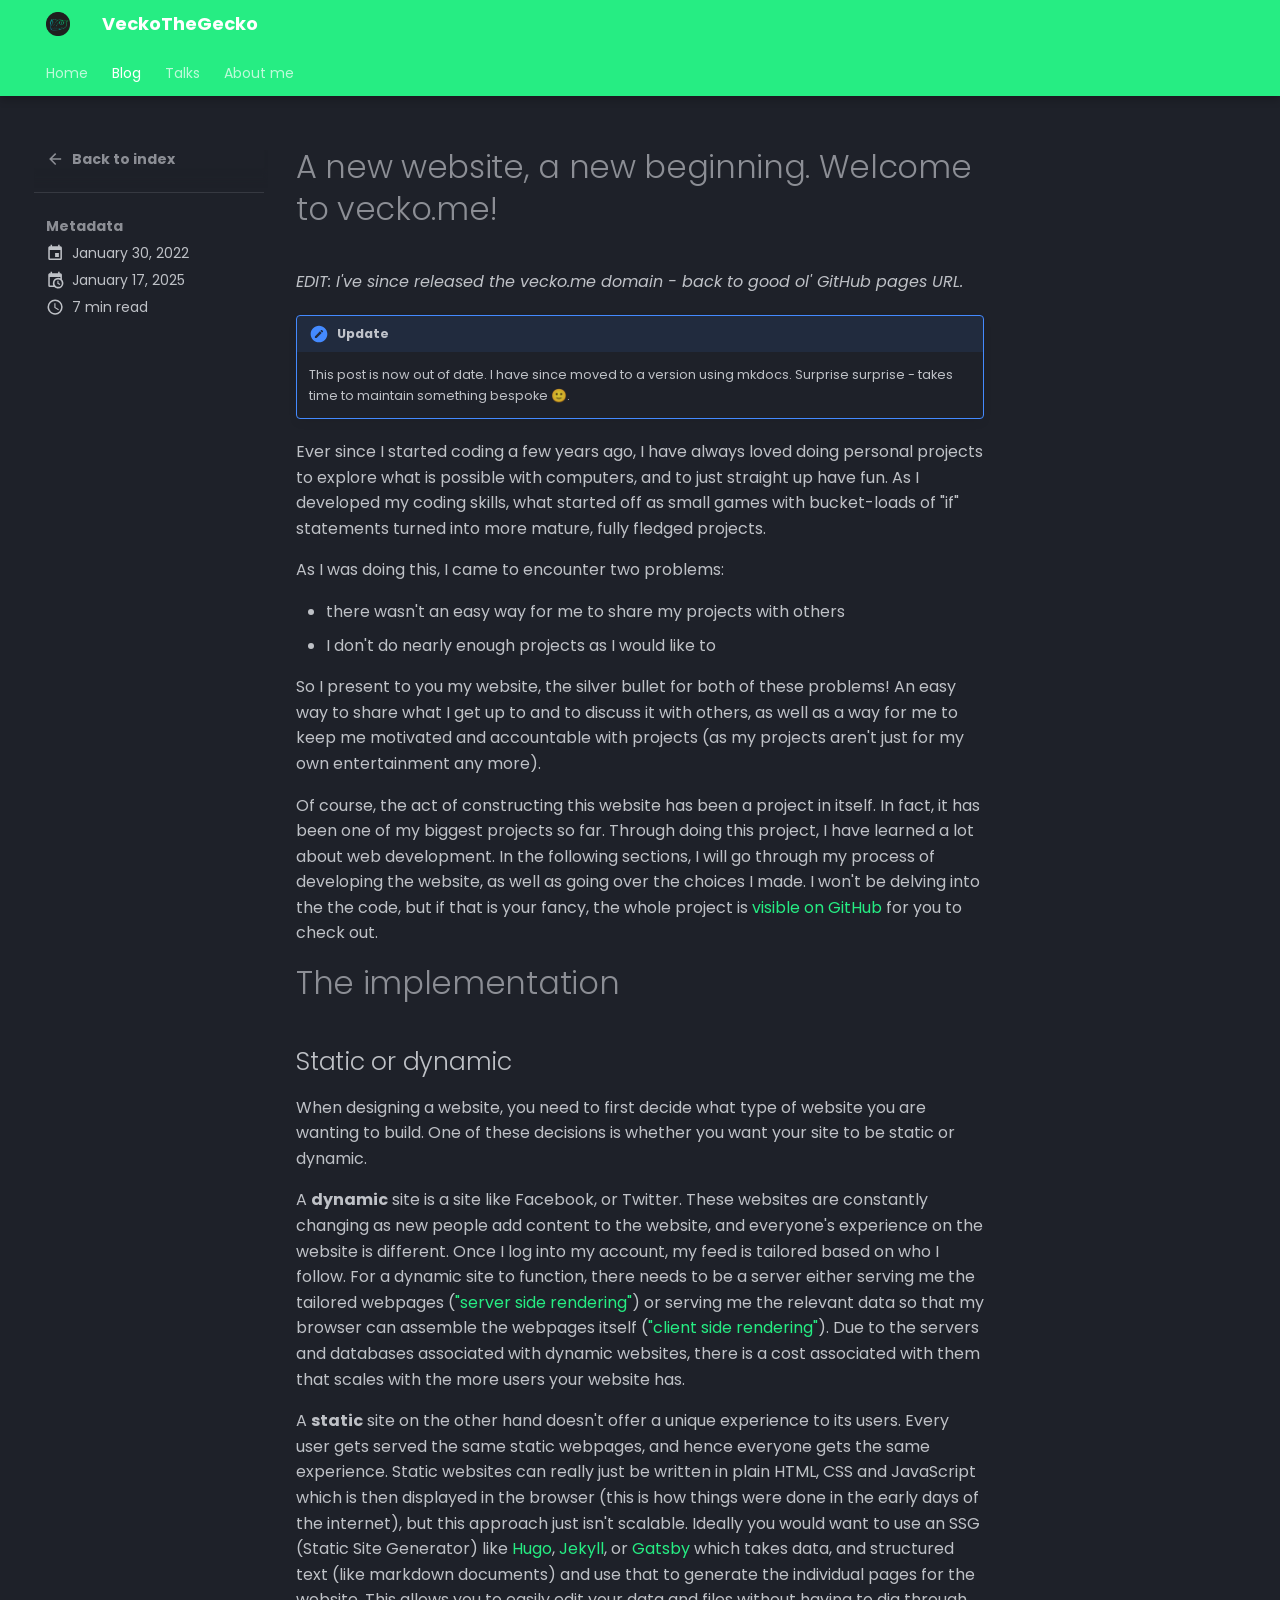
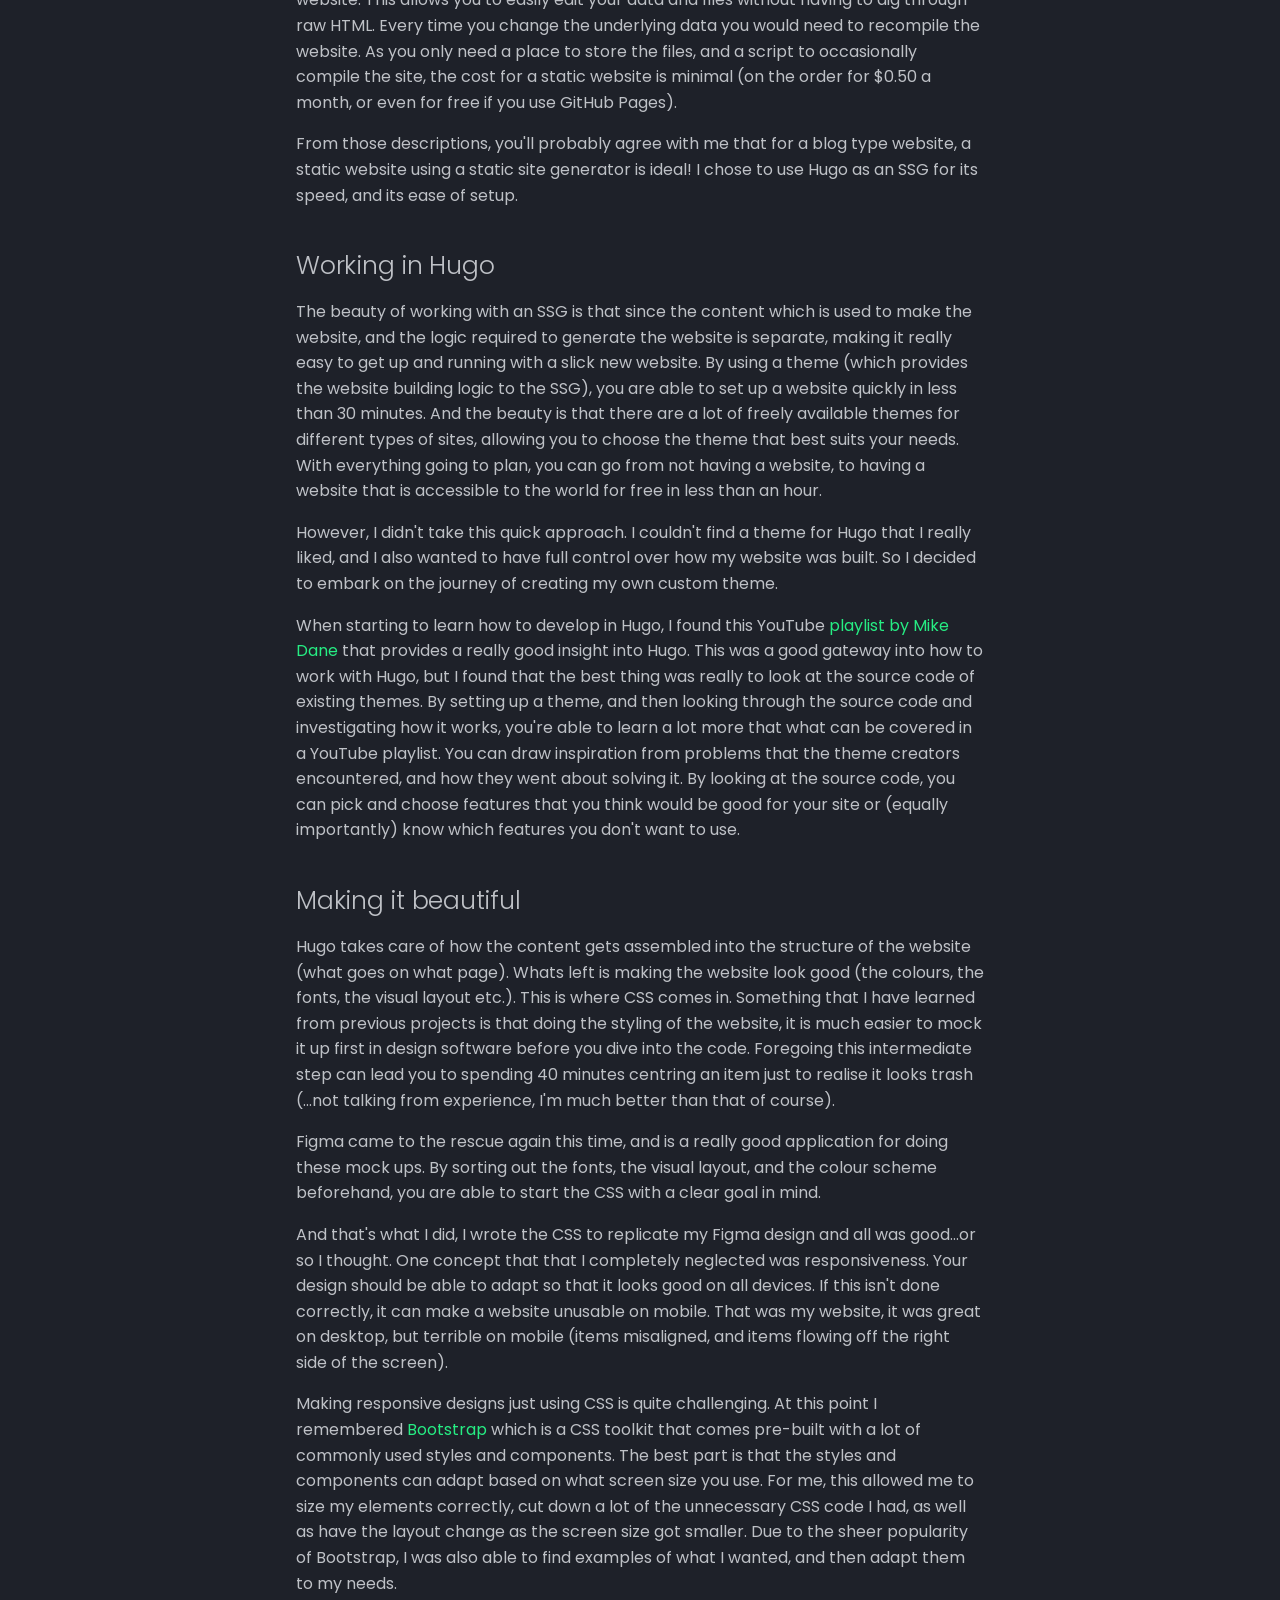
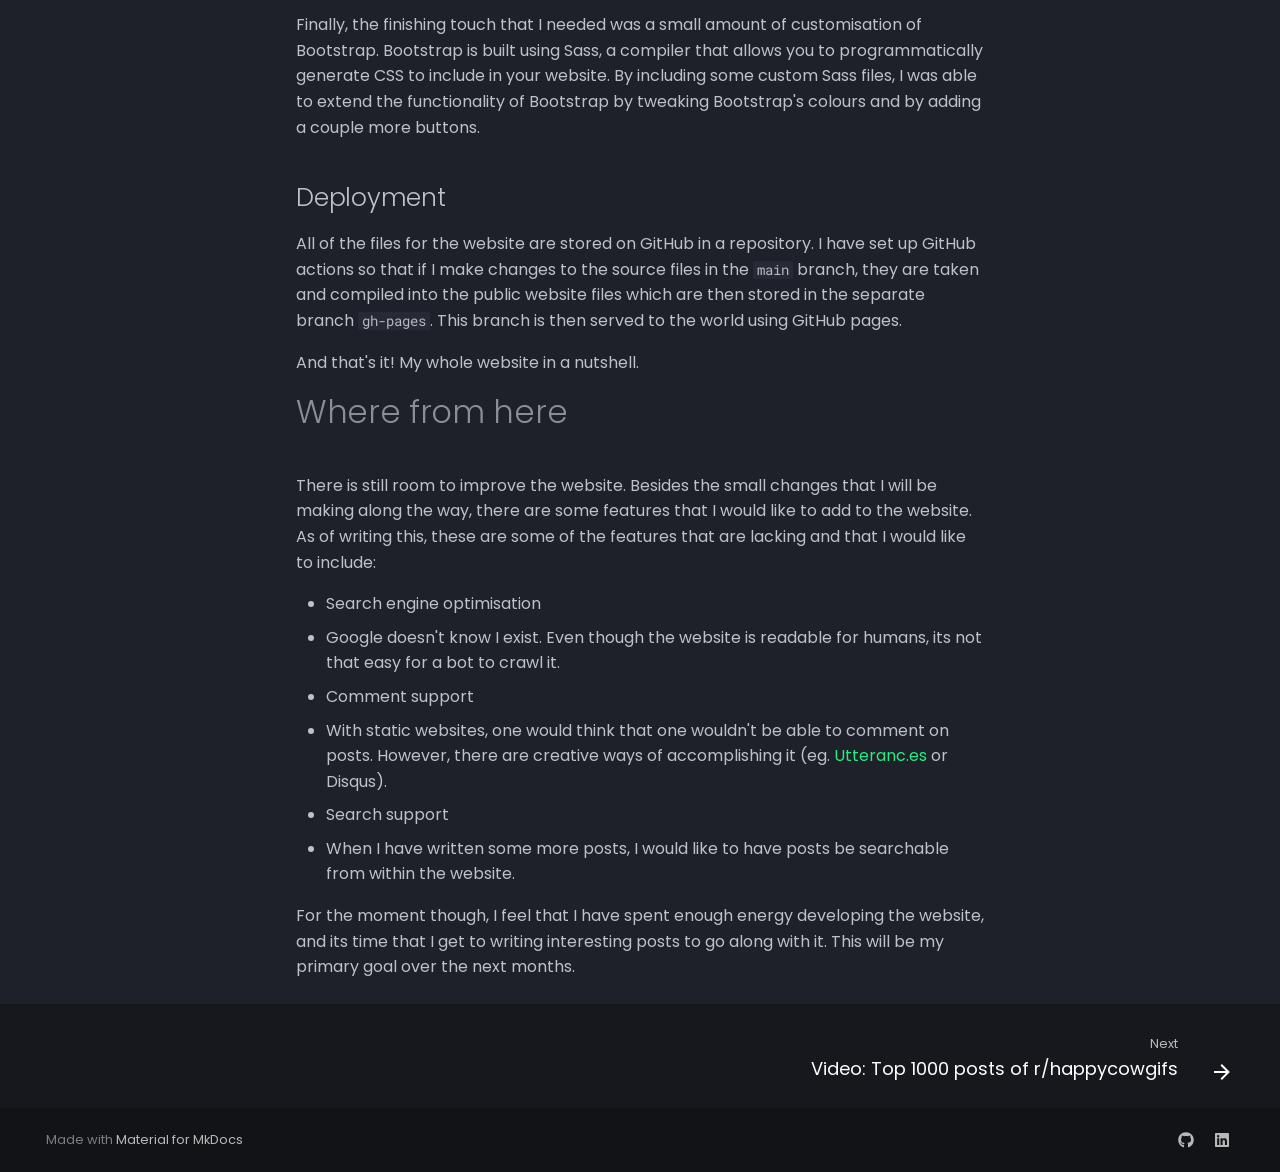
<file: blog/2022/01/30/welcome-to-vecko.me/index.html>
<!DOCTYPE html><html lang="en" class="no-js"><head>
    
      <meta charset="utf-8">
      <meta name="viewport" content="width=device-width,initial-scale=1">
      
        <meta name="description" content="The personal portfolio and blog of Nick Hodgskin (aka, VeckoTheGecko).">
      
      
      
        <link rel="canonical" href="https://VeckoTheGecko.github.io/blog/2022/01/30/welcome-to-vecko.me/">
      
      
      
        <link rel="next" href="../../../02/06/top-of-happycowgifs/">
      
      
        
      
      
        <link rel="alternate" type="application/rss+xml" title="RSS feed" href="../../../../../feed_rss_created.xml">
        <link rel="alternate" type="application/rss+xml" title="RSS feed of updated content" href="../../../../../feed_rss_updated.xml">
      
      <link rel="icon" href="../../../../../assets/vecko_icon.png">
      <meta name="generator" content="mkdocs-1.6.1, mkdocs-material-9.7.7">
    
    
      
        <title>A new website, a new beginning. Welcome to vecko.me! - VeckoTheGecko</title>
      
    
    
      <link rel="stylesheet" href="../../../../../assets/stylesheets/main.ec1eaa64.min.css">
      
        
        <link rel="stylesheet" href="../../../../../assets/stylesheets/palette.ab4e12ef.min.css">
      
      


    
    
      
    
    
      
        
        
        <link rel="preconnect" href="https://fonts.gstatic.com" crossorigin="">
        <link rel="stylesheet" href="https://fonts.googleapis.com/css?family=Poppins:300,300i,400,400i,700,700i%7CRoboto+Mono:400,400i,700,700i&amp;display=fallback">
        <style>:root{--md-text-font:"Poppins";--md-code-font:"Roboto Mono"}</style>
      
    
    
      <link rel="stylesheet" href="../../../../../stylesheets/extra.css">
    
    <script>__md_scope=new URL("../../../../..",location),__md_hash=e=>[...e].reduce(((e,_)=>(e<<5)-e+_.charCodeAt(0)),0),__md_get=(e,_=localStorage,t=__md_scope)=>JSON.parse(_.getItem(t.pathname+"."+e)),__md_set=(e,_,t=localStorage,a=__md_scope)=>{try{t.setItem(a.pathname+"."+e,JSON.stringify(_))}catch(e){}}</script>
    
      

    
    
  <link href="../../../../../assets/stylesheets/glightbox.min.css" rel="stylesheet"><script src="../../../../../assets/javascripts/glightbox.min.js"></script><style id="glightbox-style">
            html.glightbox-open { overflow: initial; height: 100%; }
            .gslide-title { margin-top: 0px; user-select: text; }
            .gslide-desc { color: #666; user-select: text; }
            .gslide-image img { background: white; }
            .gscrollbar-fixer { padding-right: 15px; }
            .gdesc-inner { font-size: 0.75rem; }
            body[data-md-color-scheme="slate"] .gdesc-inner { background: var(--md-default-bg-color); }
            body[data-md-color-scheme="slate"] .gslide-title { color: var(--md-default-fg-color); }
            body[data-md-color-scheme="slate"] .gslide-desc { color: var(--md-default-fg-color); }
        </style></head>
  
  
    
    
    
    
    
    <body dir="ltr" data-md-color-scheme="slate" data-md-color-primary="custom" data-md-color-accent="custom">
  
    
    <input class="md-toggle" data-md-toggle="drawer" type="checkbox" id="__drawer" autocomplete="off">
    <input class="md-toggle" data-md-toggle="search" type="checkbox" id="__search" autocomplete="off">
    <label class="md-overlay" for="__drawer"></label>
    <div data-md-component="skip">
      
        
        <a href="#a-new-website-a-new-beginning-welcome-to-veckome" class="md-skip">
          Skip to content
        </a>
      
    </div>
    <div data-md-component="announce">
      
    </div>
    
    
      <!--
  Copyright (c) 2016-2025 Martin Donath <martin.donath@squidfunk.com>

  Permission is hereby granted, free of charge, to any person obtaining a copy
  of this software and associated documentation files (the "Software"), to
  deal in the Software without restriction, including without limitation the
  rights to use, copy, modify, merge, publish, distribute, sublicense, and/or
  sell copies of the Software, and to permit persons to whom the Software is
  furnished to do so, subject to the following conditions:

  The above copyright notice and this permission notice shall be included in
  all copies or substantial portions of the Software.

  THE SOFTWARE IS PROVIDED "AS IS", WITHOUT WARRANTY OF ANY KIND, EXPRESS OR
  IMPLIED, INCLUDING BUT NOT LIMITED TO THE WARRANTIES OF MERCHANTABILITY,
  FITNESS FOR A PARTICULAR PURPOSE AND NON-INFRINGEMENT. IN NO EVENT SHALL THE
  AUTHORS OR COPYRIGHT HOLDERS BE LIABLE FOR ANY CLAIM, DAMAGES OR OTHER
  LIABILITY, WHETHER IN AN ACTION OF CONTRACT, TORT OR OTHERWISE, ARISING
  FROM, OUT OF OR IN CONNECTION WITH THE SOFTWARE OR THE USE OR OTHER DEALINGS
  IN THE SOFTWARE.
-->

<!-- Determine classes -->
   

<!-- Header -->
<header class="md-header md-header--shadow md-header--lifted">
  <nav class="md-header__inner md-grid" aria-label="Header">
    <!-- Link to home -->
    <a href="../../../../.." title="VeckoTheGecko" class="md-header__button md-logo" aria-label="VeckoTheGecko" data-md-component="logo">
      
  <img src="../../../../../assets/vecko_icon.png" alt="logo">

    </a>

    <!-- Button to open drawer -->
    <label class="md-header__button md-icon" for="__drawer">
       <svg xmlns="http://www.w3.org/2000/svg" viewBox="0 0 24 24"><path d="M22 13c0 1.11-.89 2-2 2H4a2 2 0 1 1 0-4h9l2.5 2 2.5-2h2a2 2 0 0 1 2 2M12 3C3 3 3 9 3 9h18s0-6-9-6M3 18c0 1.66 1.34 3 3 3h12c1.66 0 3-1.34 3-3v-1H3z"></path></svg>
    </label>

    <!-- Header title -->
    <div class="md-header__title" data-md-component="header-title">
      <div class="md-header__ellipsis">
        <div class="md-header__topic">
          <span class="md-ellipsis"> VeckoTheGecko </span>
        </div>
        <div class="md-header__topic" data-md-component="header-topic">
          <span class="md-ellipsis">
             A new website, a new beginning. Welcome to vecko.me! 
          </span>
        </div>
      </div>
    </div>

    <!-- Color palette toggle -->
      

    <!-- User preference: color palette -->
    

    <!-- Site language selector -->
    

    <!-- Button to open search modal -->
    

    <!-- Repository information -->
    
  </nav>

  <!-- Navigation tabs (sticky) -->
    
<nav class="md-tabs" aria-label="Tabs" data-md-component="tabs">
  <div class="md-grid">
    <ul class="md-tabs__list">
      
        
  
  
  
  
    <li class="md-tabs__item">
      <a href="../../../../.." class="md-tabs__link">
        
  
  
    
  
  Home

      </a>
    </li>
  

      
        
  
  
  
    
  
  
    
    
      <li class="md-tabs__item md-tabs__item--active">
        <a href="../../../../" class="md-tabs__link">
          
  
  
  Blog

        </a>
      </li>
    
  

      
        
  
  
  
  
    <li class="md-tabs__item">
      <a href="../../../../../talks/" class="md-tabs__link">
        
  
  
    
  
  Talks

      </a>
    </li>
  

      
        
  
  
  
  
    <li class="md-tabs__item">
      <a href="../../../../../about/" class="md-tabs__link">
        
  
  
    
  
  About me

      </a>
    </li>
  

      
    </ul>
  </div>
</nav>  
</header>
    
    <div class="md-container" data-md-component="container">
      
      
        
      
      <main class="md-main" data-md-component="main">
        <div class="md-main__inner md-grid">
          
            
              
                
              
              <div class="md-sidebar md-sidebar--primary" data-md-component="sidebar" data-md-type="navigation" hidden="">
                <div class="md-sidebar__scrollwrap">
                  <div class="md-sidebar__inner">
                    


  


<nav class="md-nav md-nav--primary md-nav--lifted" aria-label="Navigation" data-md-level="0">
  <label class="md-nav__title" for="__drawer">
    <a href="../../../../.." title="VeckoTheGecko" class="md-nav__button md-logo" aria-label="VeckoTheGecko" data-md-component="logo">
      
  <img src="../../../../../assets/vecko_icon.png" alt="logo">

    </a>
    VeckoTheGecko
  </label>
  
  <ul class="md-nav__list" data-md-scrollfix="">
    
      
      
  
  
  
  
    <li class="md-nav__item">
      <a href="../../../../.." class="md-nav__link">
        
  
  
  <span class="md-ellipsis">
    
  
    Home
  

    
  </span>
  
  

      </a>
    </li>
  

    
      
      
  
  
    
  
  
  
    
    
    
    
      
        
        
      
      
    
    
    <li class="md-nav__item md-nav__item--active md-nav__item--section md-nav__item--nested">
      
        
        
        <input class="md-nav__toggle md-toggle " type="checkbox" id="__nav_2" checked="">
        
          
          <label class="md-nav__link" for="__nav_2" id="__nav_2_label" tabindex="">
            
  
  
  <span class="md-ellipsis">
    
  
    Blog
  

    
  </span>
  
  

            <span class="md-nav__icon md-icon"></span>
          </label>
        
        <nav class="md-nav" data-md-level="1" aria-labelledby="__nav_2_label" aria-expanded="true">
          <label class="md-nav__title" for="__nav_2">
            <span class="md-nav__icon md-icon"></span>
            
  
    Blog
  

          </label>
          <ul class="md-nav__list" data-md-scrollfix="">
            
              
                
  
  
    
  
  
    
  
  
    <li class="md-nav__item md-nav__item--active">
      <a href="../../../../" class="md-nav__link">
        
  
  
  <span class="md-ellipsis">
    
  
    Posts
  

    
  </span>
  
  

      </a>
    </li>
  

              
            
              
                
  
  
  
  
    <li class="md-nav__item">
      <a href="../../../../archive/" class="md-nav__link">
        
  
  
  <span class="md-ellipsis">
    
  
    Archive
  

    
  </span>
  
  

      </a>
    </li>
  

              
            
          </ul>
        </nav>
      
    </li>
  

    
      
      
  
  
  
  
    <li class="md-nav__item">
      <a href="../../../../../talks/" class="md-nav__link">
        
  
  
  <span class="md-ellipsis">
    
  
    Talks
  

    
  </span>
  
  

      </a>
    </li>
  

    
      
      
  
  
  
  
    <li class="md-nav__item">
      <a href="../../../../../about/" class="md-nav__link">
        
  
  
  <span class="md-ellipsis">
    
  
    About me
  

    
  </span>
  
  

      </a>
    </li>
  

    
  </ul>
</nav>
                  </div>
                </div>
              </div>
            
            
              
                
              
              <div class="md-sidebar md-sidebar--secondary" data-md-component="sidebar" data-md-type="toc">
                <div class="md-sidebar__scrollwrap">
                  <div class="md-sidebar__inner">
                    

<nav class="md-nav md-nav--secondary" aria-label="Table of contents">
  
  
  
    
  
  
</nav>
                  </div>
                </div>
              </div>
            
          
          
  <div class="md-content md-content--post" data-md-component="content">
    <div class="md-sidebar md-sidebar--post" data-md-component="sidebar" data-md-type="navigation">
      <div class="md-sidebar__scrollwrap">
        <div class="md-sidebar__inner md-post">
          <nav class="md-nav md-nav--primary">
            <div class="md-post__back">
              <div class="md-nav__title md-nav__container">
                <a href="../../../../" class="md-nav__link">
                  <svg xmlns="http://www.w3.org/2000/svg" viewBox="0 0 24 24"><path d="M20 11v2H8l5.5 5.5-1.42 1.42L4.16 12l7.92-7.92L13.5 5.5 8 11z"></path></svg>
                  <span class="md-ellipsis">
                    Back to index
                  </span>
                </a>
              </div>
            </div>
            
            <ul class="md-post__meta md-nav__list">
              <li class="md-nav__item md-nav__item--section">
                <div class="md-post__title">
                  <span class="md-ellipsis">
                    Metadata
                  </span>
                </div>
                <nav class="md-nav">
                  <ul class="md-nav__list">
                    <li class="md-nav__item">
                      <div class="md-nav__link">
                        <svg xmlns="http://www.w3.org/2000/svg" viewBox="0 0 24 24"><path d="M19 19H5V8h14m-3-7v2H8V1H6v2H5c-1.11 0-2 .89-2 2v14a2 2 0 0 0 2 2h14a2 2 0 0 0 2-2V5a2 2 0 0 0-2-2h-1V1m-1 11h-5v5h5z"></path></svg>
                        <time datetime="2022-01-30 00:00:00+00:00" class="md-ellipsis">January 30, 2022</time>
                      </div>
                    </li>
                    
                      <li class="md-nav__item">
                        <div class="md-nav__link">
                          <svg xmlns="http://www.w3.org/2000/svg" viewBox="0 0 24 24"><path d="M15 13h1.5v2.82l2.44 1.41-.75 1.3L15 16.69zm4-5H5v11h4.67c-.43-.91-.67-1.93-.67-3a7 7 0 0 1 7-7c1.07 0 2.09.24 3 .67zM5 21a2 2 0 0 1-2-2V5c0-1.11.89-2 2-2h1V1h2v2h8V1h2v2h1a2 2 0 0 1 2 2v6.1c1.24 1.26 2 2.99 2 4.9a7 7 0 0 1-7 7c-1.91 0-3.64-.76-4.9-2zm11-9.85A4.85 4.85 0 0 0 11.15 16c0 2.68 2.17 4.85 4.85 4.85A4.85 4.85 0 0 0 20.85 16c0-2.68-2.17-4.85-4.85-4.85"></path></svg>
                          <time datetime="2025-01-17 00:00:00+00:00" class="md-ellipsis">January 17, 2025</time>
                        </div>
                      </li>
                    
                    
                    
                      
                      <li class="md-nav__item">
                        <div class="md-nav__link">
                          <svg xmlns="http://www.w3.org/2000/svg" viewBox="0 0 24 24"><path d="M12 20a8 8 0 0 0 8-8 8 8 0 0 0-8-8 8 8 0 0 0-8 8 8 8 0 0 0 8 8m0-18a10 10 0 0 1 10 10 10 10 0 0 1-10 10C6.47 22 2 17.5 2 12A10 10 0 0 1 12 2m.5 5v5.25l4.5 2.67-.75 1.23L11 13V7z"></path></svg>
                          <span class="md-ellipsis">
                            
                              7 min read
                            
                          </span>
                        </div>
                      </li>
                    
                  </ul>
                </nav>
              </li>
            </ul>
            
          </nav>
          
        </div>
      </div>
    </div>
    <article class="md-content__inner md-typeset">
      
        
  




<h1 id="a-new-website-a-new-beginning-welcome-to-veckome">A new website, a new beginning. Welcome to vecko.me!</h1>
<p><em>EDIT: I've since released the vecko.me domain - back to good ol' GitHub pages URL.</em></p>
<div class="admonition note">
<p class="admonition-title">Update</p>
<p>This post is now out of date. I have since moved to a version using mkdocs. Surprise surprise - takes time to maintain something bespoke 🙂.</p>
</div>
<p>Ever since I started coding a few years ago, I have always loved doing personal projects to explore what is possible with computers, and to just straight up have fun. As I developed my coding skills, what started off as small games with bucket-loads of "if" statements turned into more mature, fully fledged projects.</p>
<!-- more -->

<p>As I was doing this, I came to encounter two problems:</p>
<ul>
<li>there wasn't an easy way for me to share my projects with others</li>
<li>I don't do nearly enough projects as I would like to</li>
</ul>
<p>So I present to you my website, the silver bullet for both of these problems! An easy way to share what I get up to and to discuss it with others, as well as a way for me to keep me motivated and accountable with projects (as my projects aren't just for my own entertainment any more).</p>
<p>Of course, the act of constructing this website has been a project in itself. In fact, it has been one of my biggest projects so far. Through doing this project, I have learned a lot about web development. In the following sections, I will go through my process of developing the website, as well as going over the choices I made. I won't be delving into the the code, but if that is your fancy, the whole project is <a href="https://github.com/VeckoTheGecko/VeckoTheGecko.github.io">visible on GitHub</a> for you to check out.</p>
<h1 id="the-implementation">The implementation</h1>
<h2 id="static-or-dynamic">Static or dynamic</h2>
<p>When designing a website, you need to first decide what type of website you are wanting to build. One of these decisions is whether you want your site to be static or dynamic.</p>
<p>A <strong>dynamic</strong> site is a site like Facebook, or Twitter. These websites are constantly changing as new people add content to the website, and everyone's experience on the website is different. Once I log into my account, my feed is tailored based on who I follow. For a dynamic site to function, there needs to be a server either serving me the tailored webpages (<a href="https://www.freecodecamp.org/news/what-exactly-is-client-side-rendering-and-hows-it-different-from-server-side-rendering-bd5c786b340d/">"server side rendering"</a>) or serving me the relevant data so that my browser can assemble the webpages itself (<a href="https://www.freecodecamp.org/news/what-exactly-is-client-side-rendering-and-hows-it-different-from-server-side-rendering-bd5c786b340d/">"client side rendering"</a>). Due to the servers and databases associated with dynamic websites, there is a cost associated with them that scales with the more users your website has.</p>
<p>A <strong>static</strong> site on the other hand doesn't offer a unique experience to its users. Every user gets served the same static webpages, and hence everyone gets the same experience.
Static websites can really just be written in plain HTML, CSS and JavaScript which is then displayed in the browser (this is how things were done in the early days of the internet), but this approach just isn't scalable. Ideally you would want to use an SSG (Static Site Generator) like <a href="https://gohugo.io/">Hugo</a>, <a href="https://jekyllrb.com/">Jekyll</a>, or <a href="https://www.gatsbyjs.com/">Gatsby</a> which takes data, and structured text (like markdown documents) and use that to generate the individual pages for the website. This allows you to easily edit your data and files without having to dig through raw HTML. Every time you change the underlying data you would need to recompile the website.
As you only need a place to store the files, and a script to occasionally compile the site, the cost for a static website is minimal (on the order for $0.50 a month, or even for free if you use GitHub Pages).</p>
<p>From those descriptions, you'll probably agree with me that for a blog type website, a static website using a static site generator is ideal! I chose to use Hugo as an SSG for its speed, and its ease of setup.</p>
<h2 id="working-in-hugo">Working in Hugo</h2>
<p>The beauty of working with an SSG is that since the content which is used to make the website, and the logic required to generate the website is separate, making it really easy to get up and running with a slick new website. By using a theme (which provides the website building logic to the SSG), you are able to set up a website quickly in less than 30 minutes. And the beauty is that there are a lot of freely available themes for different types of sites, allowing you to choose the theme that best suits your needs.
With everything going to plan, you can go from not having a website, to having a website that is accessible to the world for free in less than an hour.</p>
<p>However, I didn't take this quick approach. I couldn't find a theme for Hugo that I really liked, and I also wanted to have full control over how my website was built. So I decided to embark on the journey of creating my own custom theme.</p>
<p>When starting to learn how to develop in Hugo, I found this YouTube <a href="https://youtube.com/playlist?list=PLLAZ4kZ9dFpOnyRlyS-liKL5ReHDcj4G3">playlist by Mike Dane</a> that provides a really good insight into Hugo. This was a good gateway into how to work with Hugo, but I found that the best thing was really to look at the source code of existing themes. By setting up a theme, and then looking through the source code and investigating how it works, you're able to learn a lot more that what can be covered in a YouTube playlist. You can draw inspiration from problems that the theme creators encountered, and how they went about solving it. By looking at the source code, you can pick and choose features that you think would be good for your site or (equally importantly) know which features you don't want to use.</p>
<h2 id="making-it-beautiful">Making it beautiful</h2>
<p>Hugo takes care of how the content gets assembled into the structure of the website (what goes on what page). Whats left is making the website look good (the colours, the fonts, the visual layout etc.). This is where CSS comes in. Something that I have learned from previous projects is that doing the styling of the website, it is much easier to mock it up first in design software before you dive into the code. Foregoing this intermediate step can lead you to spending 40 minutes centring an item just to realise it looks trash (...not talking from experience, I'm much better than that of course).</p>
<p>Figma came to the rescue again this time, and is a really good application for doing these mock ups. By sorting out the fonts, the visual layout, and the colour scheme beforehand, you are able to start the CSS with a clear goal in mind.</p>
<p>And that's what I did, I wrote the CSS to replicate my Figma design and all was good...or so I thought. One concept that that I completely neglected was responsiveness. Your design should be able to adapt so that it looks good on all devices. If this isn't done correctly, it can make a website unusable on mobile. That was my website, it was great on desktop, but terrible on mobile (items misaligned, and items flowing off the right side of the screen).</p>
<p>Making responsive designs just using CSS is quite challenging. At this point I remembered <a href="https://getbootstrap.com/">Bootstrap</a> which is a CSS toolkit that comes pre-built with a lot of commonly used styles and components. The best part is that the styles and components can adapt based on what screen size you use. For me, this allowed me to size my elements correctly, cut down a lot of the unnecessary CSS code I had, as well as have the layout change as the screen size got smaller. Due to the sheer popularity of Bootstrap, I was also able to find examples of what I wanted, and then adapt them to my needs.</p>
<p>Finally, the finishing touch that I needed was a small amount of customisation of Bootstrap. Bootstrap is built using Sass, a compiler that allows you to programmatically generate CSS to include in your website. By including some custom Sass files, I was able to extend the functionality of Bootstrap by tweaking Bootstrap's colours and by adding a couple more buttons.</p>
<h2 id="deployment">Deployment</h2>
<p>All of the files for the website are stored on GitHub in a repository. I have set up GitHub actions so that if I make changes to the source files in the <code>main</code> branch, they are taken and compiled into the public website files which are then stored in the separate branch <code>gh-pages</code>. This branch is then served to the world using GitHub pages.</p>
<p>And that's it! My whole website in a nutshell.</p>
<h1 id="where-from-here">Where from here</h1>
<p>There is still room to improve the website. Besides the small changes that I will be making along the way, there are some features that I would like to add to the website. As of writing this, these are some of the features that are lacking and that I would like to include:</p>
<ul>
<li>Search engine optimisation</li>
<li>Google doesn't know I exist. Even though the website is readable for humans, its not that easy for a bot to crawl it.</li>
<li>Comment support</li>
<li>With static websites, one would think that one wouldn't be able to comment on posts. However, there are creative ways of accomplishing it (eg. <a href="https://utteranc.es/">Utteranc.es</a> or Disqus).</li>
<li>Search support</li>
<li>When I have written some more posts, I would like to have posts be searchable from within the website.</li>
</ul>
<p>For the moment though, I feel that I have spent enough energy developing the website, and its time that I get to writing interesting posts to go along with it. This will be my primary goal over the next months.</p>







  
  




  



      
    </article>
  </div>

          
<script>var target=document.getElementById(location.hash.slice(1));target&&target.name&&(target.checked=target.name.startsWith("__tabbed_"))</script>
        </div>
        
      </main>
      
        <footer class="md-footer">
  
    
      
        
      
      <nav class="md-footer__inner md-grid" aria-label="Footer">
        
        
          
          <a href="../../../02/06/top-of-happycowgifs/" class="md-footer__link md-footer__link--next" aria-label="Next: Video: Top 1000 posts of r/happycowgifs">
            <div class="md-footer__title">
              <span class="md-footer__direction">
                Next
              </span>
              <div class="md-ellipsis">
                Video: Top 1000 posts of r/happycowgifs
              </div>
            </div>
            <div class="md-footer__button md-icon">
              
              <svg xmlns="http://www.w3.org/2000/svg" viewBox="0 0 24 24"><path d="M4 11v2h12l-5.5 5.5 1.42 1.42L19.84 12l-7.92-7.92L10.5 5.5 16 11z"></path></svg>
            </div>
          </a>
        
      </nav>
    
  
  <div class="md-footer-meta md-typeset">
    <div class="md-footer-meta__inner md-grid">
      <div class="md-copyright">
  
  
    Made with
    <a href="https://squidfunk.github.io/mkdocs-material/" target="_blank" rel="noopener">
      Material for MkDocs
    </a>
  
</div>
      
        
<div class="md-social">
  
    
    
    
    
      
      
    
    <a href="https://github.com/VeckoTheGecko" target="_blank" rel="noopener" title="github.com" class="md-social__link">
      <svg xmlns="http://www.w3.org/2000/svg" viewBox="0 0 512 512"><!--! Font Awesome Free 7.1.0 by @fontawesome - https://fontawesome.com License - https://fontawesome.com/license/free (Icons: CC BY 4.0, Fonts: SIL OFL 1.1, Code: MIT License) Copyright 2025 Fonticons, Inc.--><path d="M173.9 397.4c0 2-2.3 3.6-5.2 3.6-3.3.3-5.6-1.3-5.6-3.6 0-2 2.3-3.6 5.2-3.6 3-.3 5.6 1.3 5.6 3.6m-31.1-4.5c-.7 2 1.3 4.3 4.3 4.9 2.6 1 5.6 0 6.2-2s-1.3-4.3-4.3-5.2c-2.6-.7-5.5.3-6.2 2.3m44.2-1.7c-2.9.7-4.9 2.6-4.6 4.9.3 2 2.9 3.3 5.9 2.6 2.9-.7 4.9-2.6 4.6-4.6-.3-1.9-3-3.2-5.9-2.9M252.8 8C114.1 8 8 113.3 8 252c0 110.9 69.8 205.8 169.5 239.2 12.8 2.3 17.3-5.6 17.3-12.1 0-6.2-.3-40.4-.3-61.4 0 0-70 15-84.7-29.8 0 0-11.4-29.1-27.8-36.6 0 0-22.9-15.7 1.6-15.4 0 0 24.9 2 38.6 25.8 21.9 38.6 58.6 27.5 72.9 20.9 2.3-16 8.8-27.1 16-33.7-55.9-6.2-112.3-14.3-112.3-110.5 0-27.5 7.6-41.3 23.6-58.9-2.6-6.5-11.1-33.3 2.6-67.9 20.9-6.5 69 27 69 27 20-5.6 41.5-8.5 62.8-8.5s42.8 2.9 62.8 8.5c0 0 48.1-33.6 69-27 13.7 34.7 5.2 61.4 2.6 67.9 16 17.7 25.8 31.5 25.8 58.9 0 96.5-58.9 104.2-114.8 110.5 9.2 7.9 17 22.9 17 46.4 0 33.7-.3 75.4-.3 83.6 0 6.5 4.6 14.4 17.3 12.1C436.2 457.8 504 362.9 504 252 504 113.3 391.5 8 252.8 8M105.2 352.9c-1.3 1-1 3.3.7 5.2 1.6 1.6 3.9 2.3 5.2 1 1.3-1 1-3.3-.7-5.2-1.6-1.6-3.9-2.3-5.2-1m-10.8-8.1c-.7 1.3.3 2.9 2.3 3.9 1.6 1 3.6.7 4.3-.7.7-1.3-.3-2.9-2.3-3.9-2-.6-3.6-.3-4.3.7m32.4 35.6c-1.6 1.3-1 4.3 1.3 6.2 2.3 2.3 5.2 2.6 6.5 1 1.3-1.3.7-4.3-1.3-6.2-2.2-2.3-5.2-2.6-6.5-1m-11.4-14.7c-1.6 1-1.6 3.6 0 5.9s4.3 3.3 5.6 2.3c1.6-1.3 1.6-3.9 0-6.2-1.4-2.3-4-3.3-5.6-2"></path></svg>
    </a>
  
    
    
    
    
      
      
    
    <a href="https://www.linkedin.com/in/nick-hodgskin/" target="_blank" rel="noopener" title="www.linkedin.com" class="md-social__link">
      <svg xmlns="http://www.w3.org/2000/svg" viewBox="0 0 448 512"><!--! Font Awesome Free 7.1.0 by @fontawesome - https://fontawesome.com License - https://fontawesome.com/license/free (Icons: CC BY 4.0, Fonts: SIL OFL 1.1, Code: MIT License) Copyright 2025 Fonticons, Inc.--><path d="M416 32H31.9C14.3 32 0 46.5 0 64.3v383.4C0 465.5 14.3 480 31.9 480H416c17.6 0 32-14.5 32-32.3V64.3c0-17.8-14.4-32.3-32-32.3M135.4 416H69V202.2h66.5V416zM102.2 96a38.5 38.5 0 1 1 0 77 38.5 38.5 0 1 1 0-77m282.1 320h-66.4V312c0-24.8-.5-56.7-34.5-56.7-34.6 0-39.9 27-39.9 54.9V416h-66.4V202.2h63.7v29.2h.9c8.9-16.8 30.6-34.5 62.9-34.5 67.2 0 79.7 44.3 79.7 101.9z"></path></svg>
    </a>
  
</div>
      
    </div>
  </div>
</footer>
      
    </div>
    <div class="md-dialog" data-md-component="dialog">
      <div class="md-dialog__inner md-typeset"></div>
    </div>
    
    
    
      
      
      <script id="__config" type="application/json">{"annotate": null, "base": "../../../../..", "features": ["navigation.tabs", "navigation.tabs.sticky", "navigation.footer"], "search": "../../../../../assets/javascripts/workers/search.2c215733.min.js", "tags": null, "translations": {"clipboard.copied": "Copied to clipboard", "clipboard.copy": "Copy to clipboard", "search.result.more.one": "1 more on this page", "search.result.more.other": "# more on this page", "search.result.none": "No matching documents", "search.result.one": "1 matching document", "search.result.other": "# matching documents", "search.result.placeholder": "Type to start searching", "search.result.term.missing": "Missing", "select.version": "Select version"}, "version": null}</script>
    
    
      <script src="../../../../../assets/javascripts/bundle.d7400e89.min.js"></script>
      
    
  
<script id="init-glightbox">const lightbox = GLightbox({"touchNavigation": true, "loop": false, "zoomable": true, "draggable": true, "openEffect": "zoom", "closeEffect": "zoom", "slideEffect": "slide"});
document$.subscribe(()=>{ lightbox.reload(); });
</script></body></html>
</file>
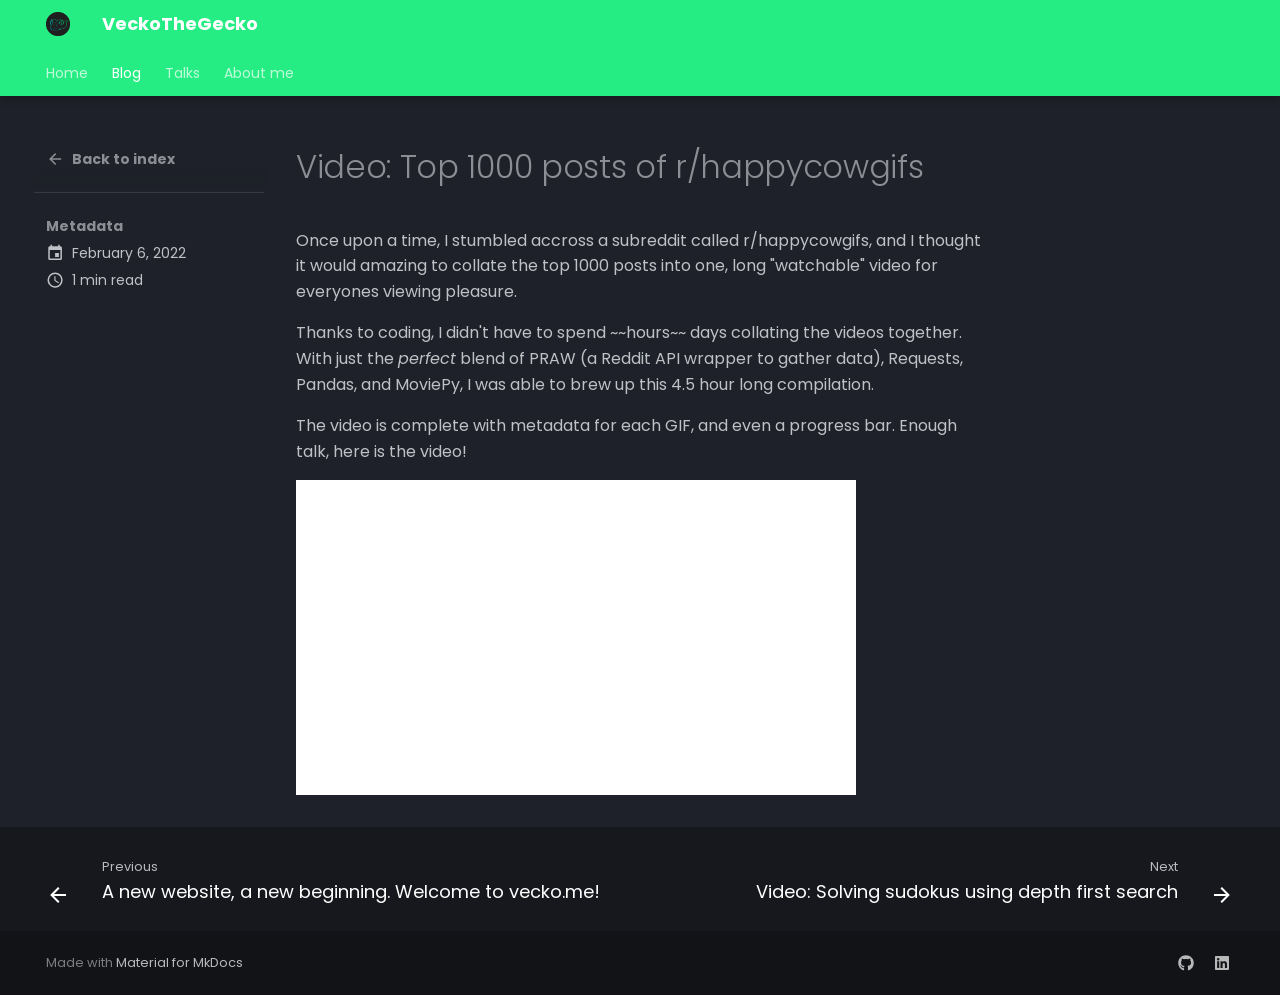
<file: blog/2022/02/06/top-of-happycowgifs/index.html>
<!DOCTYPE html><html lang="en" class="no-js"><head>
    
      <meta charset="utf-8">
      <meta name="viewport" content="width=device-width,initial-scale=1">
      
        <meta name="description" content="The personal portfolio and blog of Nick Hodgskin (aka, VeckoTheGecko).">
      
      
      
        <link rel="canonical" href="https://VeckoTheGecko.github.io/blog/2022/02/06/top-of-happycowgifs/">
      
      
        <link rel="prev" href="../../../01/30/welcome-to-vecko.me/">
      
      
        <link rel="next" href="../../07/sudoku-solver/">
      
      
        
      
      
        <link rel="alternate" type="application/rss+xml" title="RSS feed" href="../../../../../feed_rss_created.xml">
        <link rel="alternate" type="application/rss+xml" title="RSS feed of updated content" href="../../../../../feed_rss_updated.xml">
      
      <link rel="icon" href="../../../../../assets/vecko_icon.png">
      <meta name="generator" content="mkdocs-1.6.1, mkdocs-material-9.7.7">
    
    
      
        <title>Video: Top 1000 posts of r/happycowgifs - VeckoTheGecko</title>
      
    
    
      <link rel="stylesheet" href="../../../../../assets/stylesheets/main.ec1eaa64.min.css">
      
        
        <link rel="stylesheet" href="../../../../../assets/stylesheets/palette.ab4e12ef.min.css">
      
      


    
    
      
    
    
      
        
        
        <link rel="preconnect" href="https://fonts.gstatic.com" crossorigin="">
        <link rel="stylesheet" href="https://fonts.googleapis.com/css?family=Poppins:300,300i,400,400i,700,700i%7CRoboto+Mono:400,400i,700,700i&amp;display=fallback">
        <style>:root{--md-text-font:"Poppins";--md-code-font:"Roboto Mono"}</style>
      
    
    
      <link rel="stylesheet" href="../../../../../stylesheets/extra.css">
    
    <script>__md_scope=new URL("../../../../..",location),__md_hash=e=>[...e].reduce(((e,_)=>(e<<5)-e+_.charCodeAt(0)),0),__md_get=(e,_=localStorage,t=__md_scope)=>JSON.parse(_.getItem(t.pathname+"."+e)),__md_set=(e,_,t=localStorage,a=__md_scope)=>{try{t.setItem(a.pathname+"."+e,JSON.stringify(_))}catch(e){}}</script>
    
      

    
    
  <link href="../../../../../assets/stylesheets/glightbox.min.css" rel="stylesheet"><script src="../../../../../assets/javascripts/glightbox.min.js"></script><style id="glightbox-style">
            html.glightbox-open { overflow: initial; height: 100%; }
            .gslide-title { margin-top: 0px; user-select: text; }
            .gslide-desc { color: #666; user-select: text; }
            .gslide-image img { background: white; }
            .gscrollbar-fixer { padding-right: 15px; }
            .gdesc-inner { font-size: 0.75rem; }
            body[data-md-color-scheme="slate"] .gdesc-inner { background: var(--md-default-bg-color); }
            body[data-md-color-scheme="slate"] .gslide-title { color: var(--md-default-fg-color); }
            body[data-md-color-scheme="slate"] .gslide-desc { color: var(--md-default-fg-color); }
        </style></head>
  
  
    
    
    
    
    
    <body dir="ltr" data-md-color-scheme="slate" data-md-color-primary="custom" data-md-color-accent="custom">
  
    
    <input class="md-toggle" data-md-toggle="drawer" type="checkbox" id="__drawer" autocomplete="off">
    <input class="md-toggle" data-md-toggle="search" type="checkbox" id="__search" autocomplete="off">
    <label class="md-overlay" for="__drawer"></label>
    <div data-md-component="skip">
      
        
        <a href="#video-top-1000-posts-of-rhappycowgifs" class="md-skip">
          Skip to content
        </a>
      
    </div>
    <div data-md-component="announce">
      
    </div>
    
    
      <!--
  Copyright (c) 2016-2025 Martin Donath <martin.donath@squidfunk.com>

  Permission is hereby granted, free of charge, to any person obtaining a copy
  of this software and associated documentation files (the "Software"), to
  deal in the Software without restriction, including without limitation the
  rights to use, copy, modify, merge, publish, distribute, sublicense, and/or
  sell copies of the Software, and to permit persons to whom the Software is
  furnished to do so, subject to the following conditions:

  The above copyright notice and this permission notice shall be included in
  all copies or substantial portions of the Software.

  THE SOFTWARE IS PROVIDED "AS IS", WITHOUT WARRANTY OF ANY KIND, EXPRESS OR
  IMPLIED, INCLUDING BUT NOT LIMITED TO THE WARRANTIES OF MERCHANTABILITY,
  FITNESS FOR A PARTICULAR PURPOSE AND NON-INFRINGEMENT. IN NO EVENT SHALL THE
  AUTHORS OR COPYRIGHT HOLDERS BE LIABLE FOR ANY CLAIM, DAMAGES OR OTHER
  LIABILITY, WHETHER IN AN ACTION OF CONTRACT, TORT OR OTHERWISE, ARISING
  FROM, OUT OF OR IN CONNECTION WITH THE SOFTWARE OR THE USE OR OTHER DEALINGS
  IN THE SOFTWARE.
-->

<!-- Determine classes -->
   

<!-- Header -->
<header class="md-header md-header--shadow md-header--lifted">
  <nav class="md-header__inner md-grid" aria-label="Header">
    <!-- Link to home -->
    <a href="../../../../.." title="VeckoTheGecko" class="md-header__button md-logo" aria-label="VeckoTheGecko" data-md-component="logo">
      
  <img src="../../../../../assets/vecko_icon.png" alt="logo">

    </a>

    <!-- Button to open drawer -->
    <label class="md-header__button md-icon" for="__drawer">
       <svg xmlns="http://www.w3.org/2000/svg" viewBox="0 0 24 24"><path d="M22 13c0 1.11-.89 2-2 2H4a2 2 0 1 1 0-4h9l2.5 2 2.5-2h2a2 2 0 0 1 2 2M12 3C3 3 3 9 3 9h18s0-6-9-6M3 18c0 1.66 1.34 3 3 3h12c1.66 0 3-1.34 3-3v-1H3z"></path></svg>
    </label>

    <!-- Header title -->
    <div class="md-header__title" data-md-component="header-title">
      <div class="md-header__ellipsis">
        <div class="md-header__topic">
          <span class="md-ellipsis"> VeckoTheGecko </span>
        </div>
        <div class="md-header__topic" data-md-component="header-topic">
          <span class="md-ellipsis">
             Video: Top 1000 posts of r/happycowgifs 
          </span>
        </div>
      </div>
    </div>

    <!-- Color palette toggle -->
      

    <!-- User preference: color palette -->
    

    <!-- Site language selector -->
    

    <!-- Button to open search modal -->
    

    <!-- Repository information -->
    
  </nav>

  <!-- Navigation tabs (sticky) -->
    
<nav class="md-tabs" aria-label="Tabs" data-md-component="tabs">
  <div class="md-grid">
    <ul class="md-tabs__list">
      
        
  
  
  
  
    <li class="md-tabs__item">
      <a href="../../../../.." class="md-tabs__link">
        
  
  
    
  
  Home

      </a>
    </li>
  

      
        
  
  
  
    
  
  
    
    
      <li class="md-tabs__item md-tabs__item--active">
        <a href="../../../../" class="md-tabs__link">
          
  
  
  Blog

        </a>
      </li>
    
  

      
        
  
  
  
  
    <li class="md-tabs__item">
      <a href="../../../../../talks/" class="md-tabs__link">
        
  
  
    
  
  Talks

      </a>
    </li>
  

      
        
  
  
  
  
    <li class="md-tabs__item">
      <a href="../../../../../about/" class="md-tabs__link">
        
  
  
    
  
  About me

      </a>
    </li>
  

      
    </ul>
  </div>
</nav>  
</header>
    
    <div class="md-container" data-md-component="container">
      
      
        
      
      <main class="md-main" data-md-component="main">
        <div class="md-main__inner md-grid">
          
            
              
                
              
              <div class="md-sidebar md-sidebar--primary" data-md-component="sidebar" data-md-type="navigation" hidden="">
                <div class="md-sidebar__scrollwrap">
                  <div class="md-sidebar__inner">
                    


  


<nav class="md-nav md-nav--primary md-nav--lifted" aria-label="Navigation" data-md-level="0">
  <label class="md-nav__title" for="__drawer">
    <a href="../../../../.." title="VeckoTheGecko" class="md-nav__button md-logo" aria-label="VeckoTheGecko" data-md-component="logo">
      
  <img src="../../../../../assets/vecko_icon.png" alt="logo">

    </a>
    VeckoTheGecko
  </label>
  
  <ul class="md-nav__list" data-md-scrollfix="">
    
      
      
  
  
  
  
    <li class="md-nav__item">
      <a href="../../../../.." class="md-nav__link">
        
  
  
  <span class="md-ellipsis">
    
  
    Home
  

    
  </span>
  
  

      </a>
    </li>
  

    
      
      
  
  
    
  
  
  
    
    
    
    
      
        
        
      
      
    
    
    <li class="md-nav__item md-nav__item--active md-nav__item--section md-nav__item--nested">
      
        
        
        <input class="md-nav__toggle md-toggle " type="checkbox" id="__nav_2" checked="">
        
          
          <label class="md-nav__link" for="__nav_2" id="__nav_2_label" tabindex="">
            
  
  
  <span class="md-ellipsis">
    
  
    Blog
  

    
  </span>
  
  

            <span class="md-nav__icon md-icon"></span>
          </label>
        
        <nav class="md-nav" data-md-level="1" aria-labelledby="__nav_2_label" aria-expanded="true">
          <label class="md-nav__title" for="__nav_2">
            <span class="md-nav__icon md-icon"></span>
            
  
    Blog
  

          </label>
          <ul class="md-nav__list" data-md-scrollfix="">
            
              
                
  
  
    
  
  
    
  
  
    <li class="md-nav__item md-nav__item--active">
      <a href="../../../../" class="md-nav__link">
        
  
  
  <span class="md-ellipsis">
    
  
    Posts
  

    
  </span>
  
  

      </a>
    </li>
  

              
            
              
                
  
  
  
  
    <li class="md-nav__item">
      <a href="../../../../archive/" class="md-nav__link">
        
  
  
  <span class="md-ellipsis">
    
  
    Archive
  

    
  </span>
  
  

      </a>
    </li>
  

              
            
          </ul>
        </nav>
      
    </li>
  

    
      
      
  
  
  
  
    <li class="md-nav__item">
      <a href="../../../../../talks/" class="md-nav__link">
        
  
  
  <span class="md-ellipsis">
    
  
    Talks
  

    
  </span>
  
  

      </a>
    </li>
  

    
      
      
  
  
  
  
    <li class="md-nav__item">
      <a href="../../../../../about/" class="md-nav__link">
        
  
  
  <span class="md-ellipsis">
    
  
    About me
  

    
  </span>
  
  

      </a>
    </li>
  

    
  </ul>
</nav>
                  </div>
                </div>
              </div>
            
            
              
                
              
              <div class="md-sidebar md-sidebar--secondary" data-md-component="sidebar" data-md-type="toc">
                <div class="md-sidebar__scrollwrap">
                  <div class="md-sidebar__inner">
                    

<nav class="md-nav md-nav--secondary" aria-label="Table of contents">
  
  
  
    
  
  
</nav>
                  </div>
                </div>
              </div>
            
          
          
  <div class="md-content md-content--post" data-md-component="content">
    <div class="md-sidebar md-sidebar--post" data-md-component="sidebar" data-md-type="navigation">
      <div class="md-sidebar__scrollwrap">
        <div class="md-sidebar__inner md-post">
          <nav class="md-nav md-nav--primary">
            <div class="md-post__back">
              <div class="md-nav__title md-nav__container">
                <a href="../../../../" class="md-nav__link">
                  <svg xmlns="http://www.w3.org/2000/svg" viewBox="0 0 24 24"><path d="M20 11v2H8l5.5 5.5-1.42 1.42L4.16 12l7.92-7.92L13.5 5.5 8 11z"></path></svg>
                  <span class="md-ellipsis">
                    Back to index
                  </span>
                </a>
              </div>
            </div>
            
            <ul class="md-post__meta md-nav__list">
              <li class="md-nav__item md-nav__item--section">
                <div class="md-post__title">
                  <span class="md-ellipsis">
                    Metadata
                  </span>
                </div>
                <nav class="md-nav">
                  <ul class="md-nav__list">
                    <li class="md-nav__item">
                      <div class="md-nav__link">
                        <svg xmlns="http://www.w3.org/2000/svg" viewBox="0 0 24 24"><path d="M19 19H5V8h14m-3-7v2H8V1H6v2H5c-1.11 0-2 .89-2 2v14a2 2 0 0 0 2 2h14a2 2 0 0 0 2-2V5a2 2 0 0 0-2-2h-1V1m-1 11h-5v5h5z"></path></svg>
                        <time datetime="2022-02-06 00:00:00+00:00" class="md-ellipsis">February 6, 2022</time>
                      </div>
                    </li>
                    
                    
                    
                      
                      <li class="md-nav__item">
                        <div class="md-nav__link">
                          <svg xmlns="http://www.w3.org/2000/svg" viewBox="0 0 24 24"><path d="M12 20a8 8 0 0 0 8-8 8 8 0 0 0-8-8 8 8 0 0 0-8 8 8 8 0 0 0 8 8m0-18a10 10 0 0 1 10 10 10 10 0 0 1-10 10C6.47 22 2 17.5 2 12A10 10 0 0 1 12 2m.5 5v5.25l4.5 2.67-.75 1.23L11 13V7z"></path></svg>
                          <span class="md-ellipsis">
                            
                              1 min read
                            
                          </span>
                        </div>
                      </li>
                    
                  </ul>
                </nav>
              </li>
            </ul>
            
          </nav>
          
        </div>
      </div>
    </div>
    <article class="md-content__inner md-typeset">
      
        
  




<h1 id="video-top-1000-posts-of-rhappycowgifs">Video: Top 1000 posts of r/happycowgifs</h1>
<p>Once upon a time, I stumbled accross a subreddit called r/happycowgifs, and I thought it would amazing to collate the top 1000 posts into one, long "watchable" video for everyones viewing pleasure.</p>
<!-- more -->

<p>Thanks to coding, I didn't have to spend ~~hours~~ days collating the videos together. With just the <em>perfect</em> blend of PRAW (a Reddit API wrapper to gather data), Requests, Pandas, and MoviePy, I was able to brew up this 4.5 hour long compilation.</p>
<p>The video is complete with metadata for each GIF, and even a progress bar. Enough talk, here is the video!</p>
<iframe width="560" height="315" src="https://www.youtube.com/embed/PXj1I-77o20?si=lkswJvGjuvnGEQMz" title="YouTube video player" frameborder="0" allow="accelerometer; autoplay; clipboard-write; encrypted-media; gyroscope; picture-in-picture; web-share" referrerpolicy="strict-origin-when-cross-origin" allowfullscreen=""></iframe>







  
  




  



      
    </article>
  </div>

          
<script>var target=document.getElementById(location.hash.slice(1));target&&target.name&&(target.checked=target.name.startsWith("__tabbed_"))</script>
        </div>
        
      </main>
      
        <footer class="md-footer">
  
    
      
        
      
      <nav class="md-footer__inner md-grid" aria-label="Footer">
        
          
          <a href="../../../01/30/welcome-to-vecko.me/" class="md-footer__link md-footer__link--prev" aria-label="Previous: A new website, a new beginning. Welcome to vecko.me!">
            <div class="md-footer__button md-icon">
              
              <svg xmlns="http://www.w3.org/2000/svg" viewBox="0 0 24 24"><path d="M20 11v2H8l5.5 5.5-1.42 1.42L4.16 12l7.92-7.92L13.5 5.5 8 11z"></path></svg>
            </div>
            <div class="md-footer__title">
              <span class="md-footer__direction">
                Previous
              </span>
              <div class="md-ellipsis">
                A new website, a new beginning. Welcome to vecko.me!
              </div>
            </div>
          </a>
        
        
          
          <a href="../../07/sudoku-solver/" class="md-footer__link md-footer__link--next" aria-label="Next: Video: Solving sudokus using depth first search">
            <div class="md-footer__title">
              <span class="md-footer__direction">
                Next
              </span>
              <div class="md-ellipsis">
                Video: Solving sudokus using depth first search
              </div>
            </div>
            <div class="md-footer__button md-icon">
              
              <svg xmlns="http://www.w3.org/2000/svg" viewBox="0 0 24 24"><path d="M4 11v2h12l-5.5 5.5 1.42 1.42L19.84 12l-7.92-7.92L10.5 5.5 16 11z"></path></svg>
            </div>
          </a>
        
      </nav>
    
  
  <div class="md-footer-meta md-typeset">
    <div class="md-footer-meta__inner md-grid">
      <div class="md-copyright">
  
  
    Made with
    <a href="https://squidfunk.github.io/mkdocs-material/" target="_blank" rel="noopener">
      Material for MkDocs
    </a>
  
</div>
      
        
<div class="md-social">
  
    
    
    
    
      
      
    
    <a href="https://github.com/VeckoTheGecko" target="_blank" rel="noopener" title="github.com" class="md-social__link">
      <svg xmlns="http://www.w3.org/2000/svg" viewBox="0 0 512 512"><!--! Font Awesome Free 7.1.0 by @fontawesome - https://fontawesome.com License - https://fontawesome.com/license/free (Icons: CC BY 4.0, Fonts: SIL OFL 1.1, Code: MIT License) Copyright 2025 Fonticons, Inc.--><path d="M173.9 397.4c0 2-2.3 3.6-5.2 3.6-3.3.3-5.6-1.3-5.6-3.6 0-2 2.3-3.6 5.2-3.6 3-.3 5.6 1.3 5.6 3.6m-31.1-4.5c-.7 2 1.3 4.3 4.3 4.9 2.6 1 5.6 0 6.2-2s-1.3-4.3-4.3-5.2c-2.6-.7-5.5.3-6.2 2.3m44.2-1.7c-2.9.7-4.9 2.6-4.6 4.9.3 2 2.9 3.3 5.9 2.6 2.9-.7 4.9-2.6 4.6-4.6-.3-1.9-3-3.2-5.9-2.9M252.8 8C114.1 8 8 113.3 8 252c0 110.9 69.8 205.8 169.5 239.2 12.8 2.3 17.3-5.6 17.3-12.1 0-6.2-.3-40.4-.3-61.4 0 0-70 15-84.7-29.8 0 0-11.4-29.1-27.8-36.6 0 0-22.9-15.7 1.6-15.4 0 0 24.9 2 38.6 25.8 21.9 38.6 58.6 27.5 72.9 20.9 2.3-16 8.8-27.1 16-33.7-55.9-6.2-112.3-14.3-112.3-110.5 0-27.5 7.6-41.3 23.6-58.9-2.6-6.5-11.1-33.3 2.6-67.9 20.9-6.5 69 27 69 27 20-5.6 41.5-8.5 62.8-8.5s42.8 2.9 62.8 8.5c0 0 48.1-33.6 69-27 13.7 34.7 5.2 61.4 2.6 67.9 16 17.7 25.8 31.5 25.8 58.9 0 96.5-58.9 104.2-114.8 110.5 9.2 7.9 17 22.9 17 46.4 0 33.7-.3 75.4-.3 83.6 0 6.5 4.6 14.4 17.3 12.1C436.2 457.8 504 362.9 504 252 504 113.3 391.5 8 252.8 8M105.2 352.9c-1.3 1-1 3.3.7 5.2 1.6 1.6 3.9 2.3 5.2 1 1.3-1 1-3.3-.7-5.2-1.6-1.6-3.9-2.3-5.2-1m-10.8-8.1c-.7 1.3.3 2.9 2.3 3.9 1.6 1 3.6.7 4.3-.7.7-1.3-.3-2.9-2.3-3.9-2-.6-3.6-.3-4.3.7m32.4 35.6c-1.6 1.3-1 4.3 1.3 6.2 2.3 2.3 5.2 2.6 6.5 1 1.3-1.3.7-4.3-1.3-6.2-2.2-2.3-5.2-2.6-6.5-1m-11.4-14.7c-1.6 1-1.6 3.6 0 5.9s4.3 3.3 5.6 2.3c1.6-1.3 1.6-3.9 0-6.2-1.4-2.3-4-3.3-5.6-2"></path></svg>
    </a>
  
    
    
    
    
      
      
    
    <a href="https://www.linkedin.com/in/nick-hodgskin/" target="_blank" rel="noopener" title="www.linkedin.com" class="md-social__link">
      <svg xmlns="http://www.w3.org/2000/svg" viewBox="0 0 448 512"><!--! Font Awesome Free 7.1.0 by @fontawesome - https://fontawesome.com License - https://fontawesome.com/license/free (Icons: CC BY 4.0, Fonts: SIL OFL 1.1, Code: MIT License) Copyright 2025 Fonticons, Inc.--><path d="M416 32H31.9C14.3 32 0 46.5 0 64.3v383.4C0 465.5 14.3 480 31.9 480H416c17.6 0 32-14.5 32-32.3V64.3c0-17.8-14.4-32.3-32-32.3M135.4 416H69V202.2h66.5V416zM102.2 96a38.5 38.5 0 1 1 0 77 38.5 38.5 0 1 1 0-77m282.1 320h-66.4V312c0-24.8-.5-56.7-34.5-56.7-34.6 0-39.9 27-39.9 54.9V416h-66.4V202.2h63.7v29.2h.9c8.9-16.8 30.6-34.5 62.9-34.5 67.2 0 79.7 44.3 79.7 101.9z"></path></svg>
    </a>
  
</div>
      
    </div>
  </div>
</footer>
      
    </div>
    <div class="md-dialog" data-md-component="dialog">
      <div class="md-dialog__inner md-typeset"></div>
    </div>
    
    
    
      
      
      <script id="__config" type="application/json">{"annotate": null, "base": "../../../../..", "features": ["navigation.tabs", "navigation.tabs.sticky", "navigation.footer"], "search": "../../../../../assets/javascripts/workers/search.2c215733.min.js", "tags": null, "translations": {"clipboard.copied": "Copied to clipboard", "clipboard.copy": "Copy to clipboard", "search.result.more.one": "1 more on this page", "search.result.more.other": "# more on this page", "search.result.none": "No matching documents", "search.result.one": "1 matching document", "search.result.other": "# matching documents", "search.result.placeholder": "Type to start searching", "search.result.term.missing": "Missing", "select.version": "Select version"}, "version": null}</script>
    
    
      <script src="../../../../../assets/javascripts/bundle.d7400e89.min.js"></script>
      
    
  
<script id="init-glightbox">const lightbox = GLightbox({"touchNavigation": true, "loop": false, "zoomable": true, "draggable": true, "openEffect": "zoom", "closeEffect": "zoom", "slideEffect": "slide"});
document$.subscribe(()=>{ lightbox.reload(); });
</script></body></html>
</file>
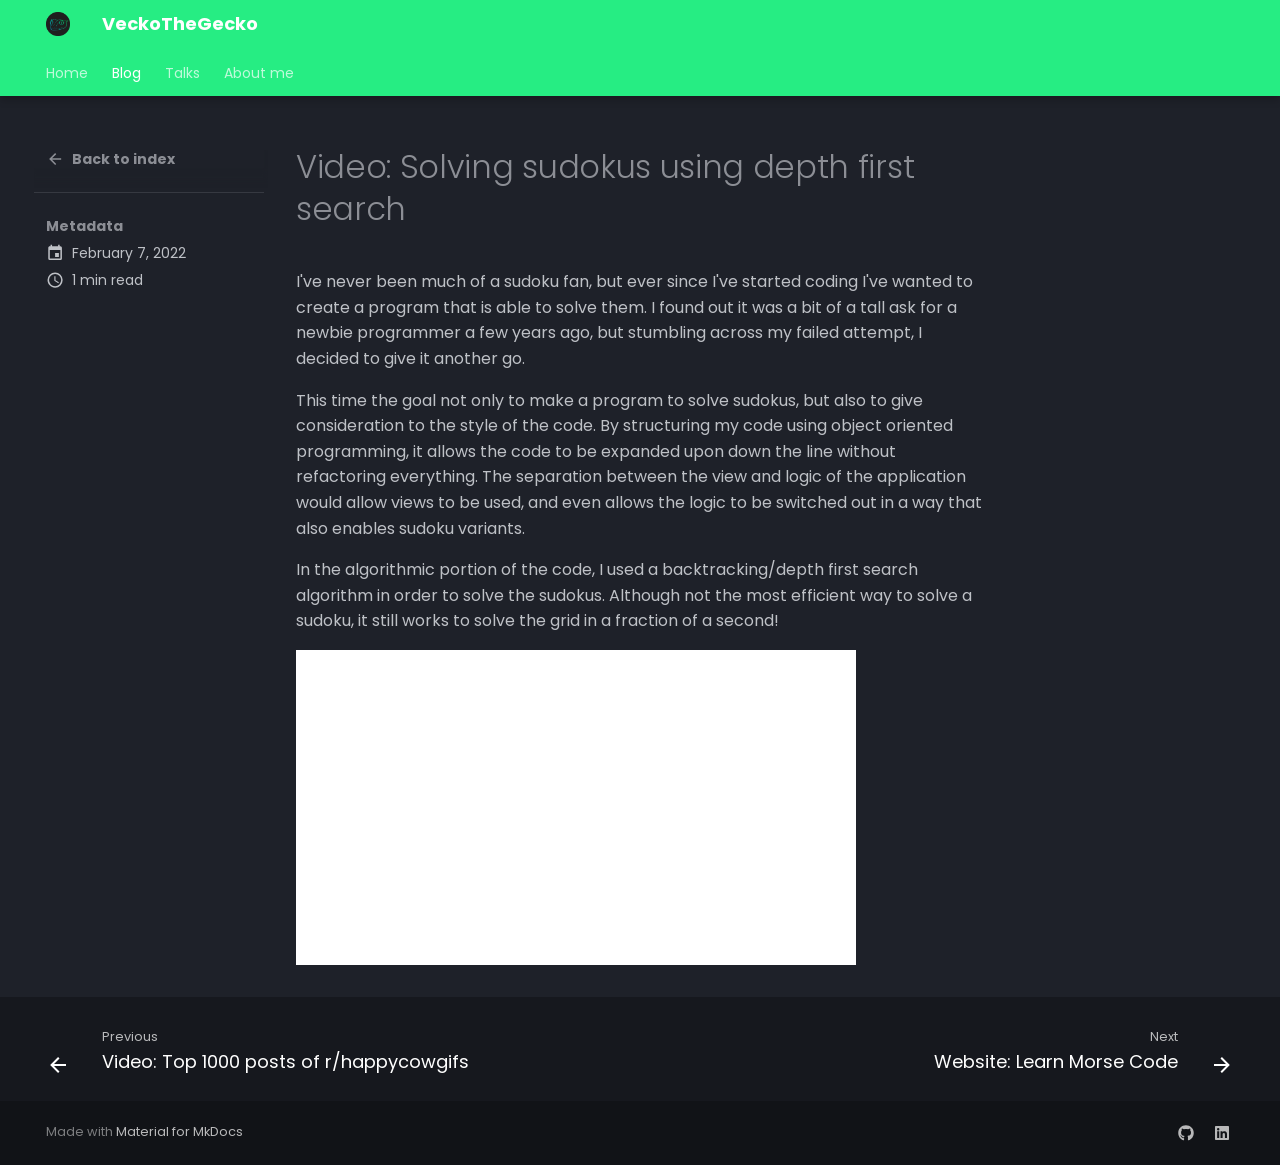
<file: blog/2022/02/07/sudoku-solver/index.html>
<!DOCTYPE html><html lang="en" class="no-js"><head>
    
      <meta charset="utf-8">
      <meta name="viewport" content="width=device-width,initial-scale=1">
      
        <meta name="description" content="The personal portfolio and blog of Nick Hodgskin (aka, VeckoTheGecko).">
      
      
      
        <link rel="canonical" href="https://VeckoTheGecko.github.io/blog/2022/02/07/sudoku-solver/">
      
      
        <link rel="prev" href="../../06/top-of-happycowgifs/">
      
      
        <link rel="next" href="../../08/learn-morse/">
      
      
        
      
      
        <link rel="alternate" type="application/rss+xml" title="RSS feed" href="../../../../../feed_rss_created.xml">
        <link rel="alternate" type="application/rss+xml" title="RSS feed of updated content" href="../../../../../feed_rss_updated.xml">
      
      <link rel="icon" href="../../../../../assets/vecko_icon.png">
      <meta name="generator" content="mkdocs-1.6.1, mkdocs-material-9.7.7">
    
    
      
        <title>Video: Solving sudokus using depth first search - VeckoTheGecko</title>
      
    
    
      <link rel="stylesheet" href="../../../../../assets/stylesheets/main.ec1eaa64.min.css">
      
        
        <link rel="stylesheet" href="../../../../../assets/stylesheets/palette.ab4e12ef.min.css">
      
      


    
    
      
    
    
      
        
        
        <link rel="preconnect" href="https://fonts.gstatic.com" crossorigin="">
        <link rel="stylesheet" href="https://fonts.googleapis.com/css?family=Poppins:300,300i,400,400i,700,700i%7CRoboto+Mono:400,400i,700,700i&amp;display=fallback">
        <style>:root{--md-text-font:"Poppins";--md-code-font:"Roboto Mono"}</style>
      
    
    
      <link rel="stylesheet" href="../../../../../stylesheets/extra.css">
    
    <script>__md_scope=new URL("../../../../..",location),__md_hash=e=>[...e].reduce(((e,_)=>(e<<5)-e+_.charCodeAt(0)),0),__md_get=(e,_=localStorage,t=__md_scope)=>JSON.parse(_.getItem(t.pathname+"."+e)),__md_set=(e,_,t=localStorage,a=__md_scope)=>{try{t.setItem(a.pathname+"."+e,JSON.stringify(_))}catch(e){}}</script>
    
      

    
    
  <link href="../../../../../assets/stylesheets/glightbox.min.css" rel="stylesheet"><script src="../../../../../assets/javascripts/glightbox.min.js"></script><style id="glightbox-style">
            html.glightbox-open { overflow: initial; height: 100%; }
            .gslide-title { margin-top: 0px; user-select: text; }
            .gslide-desc { color: #666; user-select: text; }
            .gslide-image img { background: white; }
            .gscrollbar-fixer { padding-right: 15px; }
            .gdesc-inner { font-size: 0.75rem; }
            body[data-md-color-scheme="slate"] .gdesc-inner { background: var(--md-default-bg-color); }
            body[data-md-color-scheme="slate"] .gslide-title { color: var(--md-default-fg-color); }
            body[data-md-color-scheme="slate"] .gslide-desc { color: var(--md-default-fg-color); }
        </style></head>
  
  
    
    
    
    
    
    <body dir="ltr" data-md-color-scheme="slate" data-md-color-primary="custom" data-md-color-accent="custom">
  
    
    <input class="md-toggle" data-md-toggle="drawer" type="checkbox" id="__drawer" autocomplete="off">
    <input class="md-toggle" data-md-toggle="search" type="checkbox" id="__search" autocomplete="off">
    <label class="md-overlay" for="__drawer"></label>
    <div data-md-component="skip">
      
        
        <a href="#video-solving-sudokus-using-depth-first-search" class="md-skip">
          Skip to content
        </a>
      
    </div>
    <div data-md-component="announce">
      
    </div>
    
    
      <!--
  Copyright (c) 2016-2025 Martin Donath <martin.donath@squidfunk.com>

  Permission is hereby granted, free of charge, to any person obtaining a copy
  of this software and associated documentation files (the "Software"), to
  deal in the Software without restriction, including without limitation the
  rights to use, copy, modify, merge, publish, distribute, sublicense, and/or
  sell copies of the Software, and to permit persons to whom the Software is
  furnished to do so, subject to the following conditions:

  The above copyright notice and this permission notice shall be included in
  all copies or substantial portions of the Software.

  THE SOFTWARE IS PROVIDED "AS IS", WITHOUT WARRANTY OF ANY KIND, EXPRESS OR
  IMPLIED, INCLUDING BUT NOT LIMITED TO THE WARRANTIES OF MERCHANTABILITY,
  FITNESS FOR A PARTICULAR PURPOSE AND NON-INFRINGEMENT. IN NO EVENT SHALL THE
  AUTHORS OR COPYRIGHT HOLDERS BE LIABLE FOR ANY CLAIM, DAMAGES OR OTHER
  LIABILITY, WHETHER IN AN ACTION OF CONTRACT, TORT OR OTHERWISE, ARISING
  FROM, OUT OF OR IN CONNECTION WITH THE SOFTWARE OR THE USE OR OTHER DEALINGS
  IN THE SOFTWARE.
-->

<!-- Determine classes -->
   

<!-- Header -->
<header class="md-header md-header--shadow md-header--lifted">
  <nav class="md-header__inner md-grid" aria-label="Header">
    <!-- Link to home -->
    <a href="../../../../.." title="VeckoTheGecko" class="md-header__button md-logo" aria-label="VeckoTheGecko" data-md-component="logo">
      
  <img src="../../../../../assets/vecko_icon.png" alt="logo">

    </a>

    <!-- Button to open drawer -->
    <label class="md-header__button md-icon" for="__drawer">
       <svg xmlns="http://www.w3.org/2000/svg" viewBox="0 0 24 24"><path d="M22 13c0 1.11-.89 2-2 2H4a2 2 0 1 1 0-4h9l2.5 2 2.5-2h2a2 2 0 0 1 2 2M12 3C3 3 3 9 3 9h18s0-6-9-6M3 18c0 1.66 1.34 3 3 3h12c1.66 0 3-1.34 3-3v-1H3z"></path></svg>
    </label>

    <!-- Header title -->
    <div class="md-header__title" data-md-component="header-title">
      <div class="md-header__ellipsis">
        <div class="md-header__topic">
          <span class="md-ellipsis"> VeckoTheGecko </span>
        </div>
        <div class="md-header__topic" data-md-component="header-topic">
          <span class="md-ellipsis">
             Video: Solving sudokus using depth first search 
          </span>
        </div>
      </div>
    </div>

    <!-- Color palette toggle -->
      

    <!-- User preference: color palette -->
    

    <!-- Site language selector -->
    

    <!-- Button to open search modal -->
    

    <!-- Repository information -->
    
  </nav>

  <!-- Navigation tabs (sticky) -->
    
<nav class="md-tabs" aria-label="Tabs" data-md-component="tabs">
  <div class="md-grid">
    <ul class="md-tabs__list">
      
        
  
  
  
  
    <li class="md-tabs__item">
      <a href="../../../../.." class="md-tabs__link">
        
  
  
    
  
  Home

      </a>
    </li>
  

      
        
  
  
  
    
  
  
    
    
      <li class="md-tabs__item md-tabs__item--active">
        <a href="../../../../" class="md-tabs__link">
          
  
  
  Blog

        </a>
      </li>
    
  

      
        
  
  
  
  
    <li class="md-tabs__item">
      <a href="../../../../../talks/" class="md-tabs__link">
        
  
  
    
  
  Talks

      </a>
    </li>
  

      
        
  
  
  
  
    <li class="md-tabs__item">
      <a href="../../../../../about/" class="md-tabs__link">
        
  
  
    
  
  About me

      </a>
    </li>
  

      
    </ul>
  </div>
</nav>  
</header>
    
    <div class="md-container" data-md-component="container">
      
      
        
      
      <main class="md-main" data-md-component="main">
        <div class="md-main__inner md-grid">
          
            
              
                
              
              <div class="md-sidebar md-sidebar--primary" data-md-component="sidebar" data-md-type="navigation" hidden="">
                <div class="md-sidebar__scrollwrap">
                  <div class="md-sidebar__inner">
                    


  


<nav class="md-nav md-nav--primary md-nav--lifted" aria-label="Navigation" data-md-level="0">
  <label class="md-nav__title" for="__drawer">
    <a href="../../../../.." title="VeckoTheGecko" class="md-nav__button md-logo" aria-label="VeckoTheGecko" data-md-component="logo">
      
  <img src="../../../../../assets/vecko_icon.png" alt="logo">

    </a>
    VeckoTheGecko
  </label>
  
  <ul class="md-nav__list" data-md-scrollfix="">
    
      
      
  
  
  
  
    <li class="md-nav__item">
      <a href="../../../../.." class="md-nav__link">
        
  
  
  <span class="md-ellipsis">
    
  
    Home
  

    
  </span>
  
  

      </a>
    </li>
  

    
      
      
  
  
    
  
  
  
    
    
    
    
      
        
        
      
      
    
    
    <li class="md-nav__item md-nav__item--active md-nav__item--section md-nav__item--nested">
      
        
        
        <input class="md-nav__toggle md-toggle " type="checkbox" id="__nav_2" checked="">
        
          
          <label class="md-nav__link" for="__nav_2" id="__nav_2_label" tabindex="">
            
  
  
  <span class="md-ellipsis">
    
  
    Blog
  

    
  </span>
  
  

            <span class="md-nav__icon md-icon"></span>
          </label>
        
        <nav class="md-nav" data-md-level="1" aria-labelledby="__nav_2_label" aria-expanded="true">
          <label class="md-nav__title" for="__nav_2">
            <span class="md-nav__icon md-icon"></span>
            
  
    Blog
  

          </label>
          <ul class="md-nav__list" data-md-scrollfix="">
            
              
                
  
  
    
  
  
    
  
  
    <li class="md-nav__item md-nav__item--active">
      <a href="../../../../" class="md-nav__link">
        
  
  
  <span class="md-ellipsis">
    
  
    Posts
  

    
  </span>
  
  

      </a>
    </li>
  

              
            
              
                
  
  
  
  
    <li class="md-nav__item">
      <a href="../../../../archive/" class="md-nav__link">
        
  
  
  <span class="md-ellipsis">
    
  
    Archive
  

    
  </span>
  
  

      </a>
    </li>
  

              
            
          </ul>
        </nav>
      
    </li>
  

    
      
      
  
  
  
  
    <li class="md-nav__item">
      <a href="../../../../../talks/" class="md-nav__link">
        
  
  
  <span class="md-ellipsis">
    
  
    Talks
  

    
  </span>
  
  

      </a>
    </li>
  

    
      
      
  
  
  
  
    <li class="md-nav__item">
      <a href="../../../../../about/" class="md-nav__link">
        
  
  
  <span class="md-ellipsis">
    
  
    About me
  

    
  </span>
  
  

      </a>
    </li>
  

    
  </ul>
</nav>
                  </div>
                </div>
              </div>
            
            
              
                
              
              <div class="md-sidebar md-sidebar--secondary" data-md-component="sidebar" data-md-type="toc">
                <div class="md-sidebar__scrollwrap">
                  <div class="md-sidebar__inner">
                    

<nav class="md-nav md-nav--secondary" aria-label="Table of contents">
  
  
  
    
  
  
</nav>
                  </div>
                </div>
              </div>
            
          
          
  <div class="md-content md-content--post" data-md-component="content">
    <div class="md-sidebar md-sidebar--post" data-md-component="sidebar" data-md-type="navigation">
      <div class="md-sidebar__scrollwrap">
        <div class="md-sidebar__inner md-post">
          <nav class="md-nav md-nav--primary">
            <div class="md-post__back">
              <div class="md-nav__title md-nav__container">
                <a href="../../../../" class="md-nav__link">
                  <svg xmlns="http://www.w3.org/2000/svg" viewBox="0 0 24 24"><path d="M20 11v2H8l5.5 5.5-1.42 1.42L4.16 12l7.92-7.92L13.5 5.5 8 11z"></path></svg>
                  <span class="md-ellipsis">
                    Back to index
                  </span>
                </a>
              </div>
            </div>
            
            <ul class="md-post__meta md-nav__list">
              <li class="md-nav__item md-nav__item--section">
                <div class="md-post__title">
                  <span class="md-ellipsis">
                    Metadata
                  </span>
                </div>
                <nav class="md-nav">
                  <ul class="md-nav__list">
                    <li class="md-nav__item">
                      <div class="md-nav__link">
                        <svg xmlns="http://www.w3.org/2000/svg" viewBox="0 0 24 24"><path d="M19 19H5V8h14m-3-7v2H8V1H6v2H5c-1.11 0-2 .89-2 2v14a2 2 0 0 0 2 2h14a2 2 0 0 0 2-2V5a2 2 0 0 0-2-2h-1V1m-1 11h-5v5h5z"></path></svg>
                        <time datetime="2022-02-07 08:00:00+08:00" class="md-ellipsis">February 7, 2022</time>
                      </div>
                    </li>
                    
                    
                    
                      
                      <li class="md-nav__item">
                        <div class="md-nav__link">
                          <svg xmlns="http://www.w3.org/2000/svg" viewBox="0 0 24 24"><path d="M12 20a8 8 0 0 0 8-8 8 8 0 0 0-8-8 8 8 0 0 0-8 8 8 8 0 0 0 8 8m0-18a10 10 0 0 1 10 10 10 10 0 0 1-10 10C6.47 22 2 17.5 2 12A10 10 0 0 1 12 2m.5 5v5.25l4.5 2.67-.75 1.23L11 13V7z"></path></svg>
                          <span class="md-ellipsis">
                            
                              1 min read
                            
                          </span>
                        </div>
                      </li>
                    
                  </ul>
                </nav>
              </li>
            </ul>
            
          </nav>
          
        </div>
      </div>
    </div>
    <article class="md-content__inner md-typeset">
      
        
  




<h1 id="video-solving-sudokus-using-depth-first-search">Video: Solving sudokus using depth first search</h1>
<p>I've never been much of a sudoku fan, but ever since I've started coding I've wanted to create a program that is able to solve them. I found out it was a bit of a tall ask for a newbie programmer a few years ago, but stumbling across my failed attempt, I decided to give it another go.</p>
<!-- more -->

<p>This time the goal not only to make a program to solve sudokus, but also to give consideration to the style of the code. By structuring my code using object oriented programming, it allows the code to be expanded upon down the line without refactoring everything. The separation between the view and logic of the application would allow views to be used, and even allows the logic to be switched out in a way that also enables sudoku variants.</p>
<p>In the algorithmic portion of the code, I used a backtracking/depth first search algorithm in order to solve the sudokus. Although not the most efficient way to solve a sudoku, it still works to solve the grid in a fraction of a second!</p>
<iframe width="560" height="315" src="https://www.youtube.com/embed/RlJN6F4copU?si=aSfJoi-heaxxXtHX" title="YouTube video player" frameborder="0" allow="accelerometer; autoplay; clipboard-write; encrypted-media; gyroscope; picture-in-picture; web-share" referrerpolicy="strict-origin-when-cross-origin" allowfullscreen=""></iframe>







  
  




  



      
    </article>
  </div>

          
<script>var target=document.getElementById(location.hash.slice(1));target&&target.name&&(target.checked=target.name.startsWith("__tabbed_"))</script>
        </div>
        
      </main>
      
        <footer class="md-footer">
  
    
      
        
      
      <nav class="md-footer__inner md-grid" aria-label="Footer">
        
          
          <a href="../../06/top-of-happycowgifs/" class="md-footer__link md-footer__link--prev" aria-label="Previous: Video: Top 1000 posts of r/happycowgifs">
            <div class="md-footer__button md-icon">
              
              <svg xmlns="http://www.w3.org/2000/svg" viewBox="0 0 24 24"><path d="M20 11v2H8l5.5 5.5-1.42 1.42L4.16 12l7.92-7.92L13.5 5.5 8 11z"></path></svg>
            </div>
            <div class="md-footer__title">
              <span class="md-footer__direction">
                Previous
              </span>
              <div class="md-ellipsis">
                Video: Top 1000 posts of r/happycowgifs
              </div>
            </div>
          </a>
        
        
          
          <a href="../../08/learn-morse/" class="md-footer__link md-footer__link--next" aria-label="Next: Website: Learn Morse Code">
            <div class="md-footer__title">
              <span class="md-footer__direction">
                Next
              </span>
              <div class="md-ellipsis">
                Website: Learn Morse Code
              </div>
            </div>
            <div class="md-footer__button md-icon">
              
              <svg xmlns="http://www.w3.org/2000/svg" viewBox="0 0 24 24"><path d="M4 11v2h12l-5.5 5.5 1.42 1.42L19.84 12l-7.92-7.92L10.5 5.5 16 11z"></path></svg>
            </div>
          </a>
        
      </nav>
    
  
  <div class="md-footer-meta md-typeset">
    <div class="md-footer-meta__inner md-grid">
      <div class="md-copyright">
  
  
    Made with
    <a href="https://squidfunk.github.io/mkdocs-material/" target="_blank" rel="noopener">
      Material for MkDocs
    </a>
  
</div>
      
        
<div class="md-social">
  
    
    
    
    
      
      
    
    <a href="https://github.com/VeckoTheGecko" target="_blank" rel="noopener" title="github.com" class="md-social__link">
      <svg xmlns="http://www.w3.org/2000/svg" viewBox="0 0 512 512"><!--! Font Awesome Free 7.1.0 by @fontawesome - https://fontawesome.com License - https://fontawesome.com/license/free (Icons: CC BY 4.0, Fonts: SIL OFL 1.1, Code: MIT License) Copyright 2025 Fonticons, Inc.--><path d="M173.9 397.4c0 2-2.3 3.6-5.2 3.6-3.3.3-5.6-1.3-5.6-3.6 0-2 2.3-3.6 5.2-3.6 3-.3 5.6 1.3 5.6 3.6m-31.1-4.5c-.7 2 1.3 4.3 4.3 4.9 2.6 1 5.6 0 6.2-2s-1.3-4.3-4.3-5.2c-2.6-.7-5.5.3-6.2 2.3m44.2-1.7c-2.9.7-4.9 2.6-4.6 4.9.3 2 2.9 3.3 5.9 2.6 2.9-.7 4.9-2.6 4.6-4.6-.3-1.9-3-3.2-5.9-2.9M252.8 8C114.1 8 8 113.3 8 252c0 110.9 69.8 205.8 169.5 239.2 12.8 2.3 17.3-5.6 17.3-12.1 0-6.2-.3-40.4-.3-61.4 0 0-70 15-84.7-29.8 0 0-11.4-29.1-27.8-36.6 0 0-22.9-15.7 1.6-15.4 0 0 24.9 2 38.6 25.8 21.9 38.6 58.6 27.5 72.9 20.9 2.3-16 8.8-27.1 16-33.7-55.9-6.2-112.3-14.3-112.3-110.5 0-27.5 7.6-41.3 23.6-58.9-2.6-6.5-11.1-33.3 2.6-67.9 20.9-6.5 69 27 69 27 20-5.6 41.5-8.5 62.8-8.5s42.8 2.9 62.8 8.5c0 0 48.1-33.6 69-27 13.7 34.7 5.2 61.4 2.6 67.9 16 17.7 25.8 31.5 25.8 58.9 0 96.5-58.9 104.2-114.8 110.5 9.2 7.9 17 22.9 17 46.4 0 33.7-.3 75.4-.3 83.6 0 6.5 4.6 14.4 17.3 12.1C436.2 457.8 504 362.9 504 252 504 113.3 391.5 8 252.8 8M105.2 352.9c-1.3 1-1 3.3.7 5.2 1.6 1.6 3.9 2.3 5.2 1 1.3-1 1-3.3-.7-5.2-1.6-1.6-3.9-2.3-5.2-1m-10.8-8.1c-.7 1.3.3 2.9 2.3 3.9 1.6 1 3.6.7 4.3-.7.7-1.3-.3-2.9-2.3-3.9-2-.6-3.6-.3-4.3.7m32.4 35.6c-1.6 1.3-1 4.3 1.3 6.2 2.3 2.3 5.2 2.6 6.5 1 1.3-1.3.7-4.3-1.3-6.2-2.2-2.3-5.2-2.6-6.5-1m-11.4-14.7c-1.6 1-1.6 3.6 0 5.9s4.3 3.3 5.6 2.3c1.6-1.3 1.6-3.9 0-6.2-1.4-2.3-4-3.3-5.6-2"></path></svg>
    </a>
  
    
    
    
    
      
      
    
    <a href="https://www.linkedin.com/in/nick-hodgskin/" target="_blank" rel="noopener" title="www.linkedin.com" class="md-social__link">
      <svg xmlns="http://www.w3.org/2000/svg" viewBox="0 0 448 512"><!--! Font Awesome Free 7.1.0 by @fontawesome - https://fontawesome.com License - https://fontawesome.com/license/free (Icons: CC BY 4.0, Fonts: SIL OFL 1.1, Code: MIT License) Copyright 2025 Fonticons, Inc.--><path d="M416 32H31.9C14.3 32 0 46.5 0 64.3v383.4C0 465.5 14.3 480 31.9 480H416c17.6 0 32-14.5 32-32.3V64.3c0-17.8-14.4-32.3-32-32.3M135.4 416H69V202.2h66.5V416zM102.2 96a38.5 38.5 0 1 1 0 77 38.5 38.5 0 1 1 0-77m282.1 320h-66.4V312c0-24.8-.5-56.7-34.5-56.7-34.6 0-39.9 27-39.9 54.9V416h-66.4V202.2h63.7v29.2h.9c8.9-16.8 30.6-34.5 62.9-34.5 67.2 0 79.7 44.3 79.7 101.9z"></path></svg>
    </a>
  
</div>
      
    </div>
  </div>
</footer>
      
    </div>
    <div class="md-dialog" data-md-component="dialog">
      <div class="md-dialog__inner md-typeset"></div>
    </div>
    
    
    
      
      
      <script id="__config" type="application/json">{"annotate": null, "base": "../../../../..", "features": ["navigation.tabs", "navigation.tabs.sticky", "navigation.footer"], "search": "../../../../../assets/javascripts/workers/search.2c215733.min.js", "tags": null, "translations": {"clipboard.copied": "Copied to clipboard", "clipboard.copy": "Copy to clipboard", "search.result.more.one": "1 more on this page", "search.result.more.other": "# more on this page", "search.result.none": "No matching documents", "search.result.one": "1 matching document", "search.result.other": "# matching documents", "search.result.placeholder": "Type to start searching", "search.result.term.missing": "Missing", "select.version": "Select version"}, "version": null}</script>
    
    
      <script src="../../../../../assets/javascripts/bundle.d7400e89.min.js"></script>
      
    
  
<script id="init-glightbox">const lightbox = GLightbox({"touchNavigation": true, "loop": false, "zoomable": true, "draggable": true, "openEffect": "zoom", "closeEffect": "zoom", "slideEffect": "slide"});
document$.subscribe(()=>{ lightbox.reload(); });
</script></body></html>
</file>
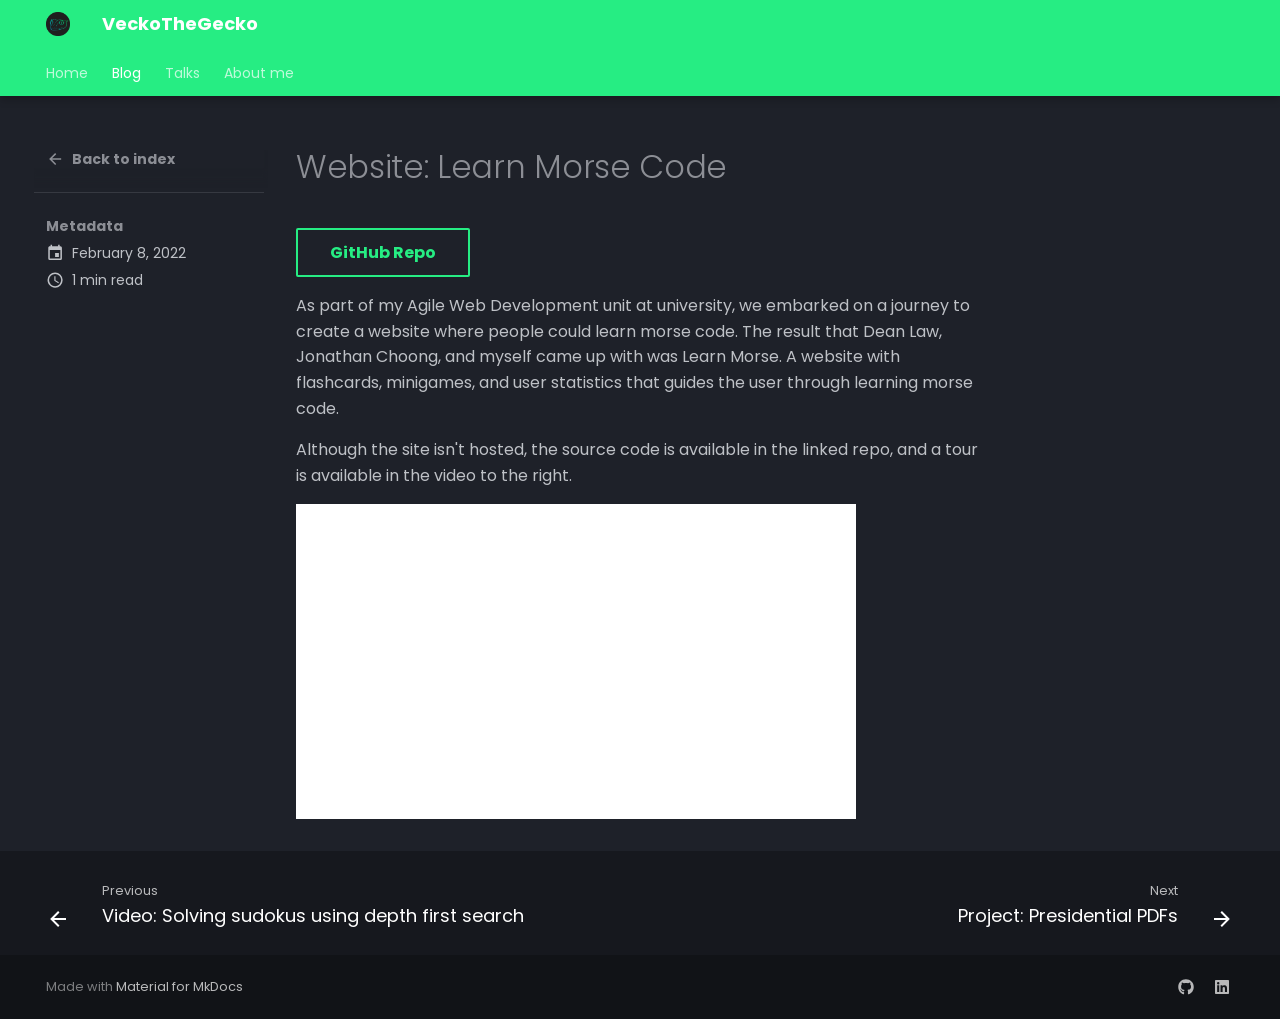
<file: blog/2022/02/08/learn-morse/index.html>
<!DOCTYPE html><html lang="en" class="no-js"><head>
    
      <meta charset="utf-8">
      <meta name="viewport" content="width=device-width,initial-scale=1">
      
        <meta name="description" content="The personal portfolio and blog of Nick Hodgskin (aka, VeckoTheGecko).">
      
      
      
        <link rel="canonical" href="https://VeckoTheGecko.github.io/blog/2022/02/08/learn-morse/">
      
      
        <link rel="prev" href="../../07/sudoku-solver/">
      
      
        <link rel="next" href="../../09/presidential-speeches/">
      
      
        
      
      
        <link rel="alternate" type="application/rss+xml" title="RSS feed" href="../../../../../feed_rss_created.xml">
        <link rel="alternate" type="application/rss+xml" title="RSS feed of updated content" href="../../../../../feed_rss_updated.xml">
      
      <link rel="icon" href="../../../../../assets/vecko_icon.png">
      <meta name="generator" content="mkdocs-1.6.1, mkdocs-material-9.7.7">
    
    
      
        <title>Website: Learn Morse Code - VeckoTheGecko</title>
      
    
    
      <link rel="stylesheet" href="../../../../../assets/stylesheets/main.ec1eaa64.min.css">
      
        
        <link rel="stylesheet" href="../../../../../assets/stylesheets/palette.ab4e12ef.min.css">
      
      


    
    
      
    
    
      
        
        
        <link rel="preconnect" href="https://fonts.gstatic.com" crossorigin="">
        <link rel="stylesheet" href="https://fonts.googleapis.com/css?family=Poppins:300,300i,400,400i,700,700i%7CRoboto+Mono:400,400i,700,700i&amp;display=fallback">
        <style>:root{--md-text-font:"Poppins";--md-code-font:"Roboto Mono"}</style>
      
    
    
      <link rel="stylesheet" href="../../../../../stylesheets/extra.css">
    
    <script>__md_scope=new URL("../../../../..",location),__md_hash=e=>[...e].reduce(((e,_)=>(e<<5)-e+_.charCodeAt(0)),0),__md_get=(e,_=localStorage,t=__md_scope)=>JSON.parse(_.getItem(t.pathname+"."+e)),__md_set=(e,_,t=localStorage,a=__md_scope)=>{try{t.setItem(a.pathname+"."+e,JSON.stringify(_))}catch(e){}}</script>
    
      

    
    
  <link href="../../../../../assets/stylesheets/glightbox.min.css" rel="stylesheet"><script src="../../../../../assets/javascripts/glightbox.min.js"></script><style id="glightbox-style">
            html.glightbox-open { overflow: initial; height: 100%; }
            .gslide-title { margin-top: 0px; user-select: text; }
            .gslide-desc { color: #666; user-select: text; }
            .gslide-image img { background: white; }
            .gscrollbar-fixer { padding-right: 15px; }
            .gdesc-inner { font-size: 0.75rem; }
            body[data-md-color-scheme="slate"] .gdesc-inner { background: var(--md-default-bg-color); }
            body[data-md-color-scheme="slate"] .gslide-title { color: var(--md-default-fg-color); }
            body[data-md-color-scheme="slate"] .gslide-desc { color: var(--md-default-fg-color); }
        </style></head>
  
  
    
    
    
    
    
    <body dir="ltr" data-md-color-scheme="slate" data-md-color-primary="custom" data-md-color-accent="custom">
  
    
    <input class="md-toggle" data-md-toggle="drawer" type="checkbox" id="__drawer" autocomplete="off">
    <input class="md-toggle" data-md-toggle="search" type="checkbox" id="__search" autocomplete="off">
    <label class="md-overlay" for="__drawer"></label>
    <div data-md-component="skip">
      
        
        <a href="#website-learn-morse-code" class="md-skip">
          Skip to content
        </a>
      
    </div>
    <div data-md-component="announce">
      
    </div>
    
    
      <!--
  Copyright (c) 2016-2025 Martin Donath <martin.donath@squidfunk.com>

  Permission is hereby granted, free of charge, to any person obtaining a copy
  of this software and associated documentation files (the "Software"), to
  deal in the Software without restriction, including without limitation the
  rights to use, copy, modify, merge, publish, distribute, sublicense, and/or
  sell copies of the Software, and to permit persons to whom the Software is
  furnished to do so, subject to the following conditions:

  The above copyright notice and this permission notice shall be included in
  all copies or substantial portions of the Software.

  THE SOFTWARE IS PROVIDED "AS IS", WITHOUT WARRANTY OF ANY KIND, EXPRESS OR
  IMPLIED, INCLUDING BUT NOT LIMITED TO THE WARRANTIES OF MERCHANTABILITY,
  FITNESS FOR A PARTICULAR PURPOSE AND NON-INFRINGEMENT. IN NO EVENT SHALL THE
  AUTHORS OR COPYRIGHT HOLDERS BE LIABLE FOR ANY CLAIM, DAMAGES OR OTHER
  LIABILITY, WHETHER IN AN ACTION OF CONTRACT, TORT OR OTHERWISE, ARISING
  FROM, OUT OF OR IN CONNECTION WITH THE SOFTWARE OR THE USE OR OTHER DEALINGS
  IN THE SOFTWARE.
-->

<!-- Determine classes -->
   

<!-- Header -->
<header class="md-header md-header--shadow md-header--lifted">
  <nav class="md-header__inner md-grid" aria-label="Header">
    <!-- Link to home -->
    <a href="../../../../.." title="VeckoTheGecko" class="md-header__button md-logo" aria-label="VeckoTheGecko" data-md-component="logo">
      
  <img src="../../../../../assets/vecko_icon.png" alt="logo">

    </a>

    <!-- Button to open drawer -->
    <label class="md-header__button md-icon" for="__drawer">
       <svg xmlns="http://www.w3.org/2000/svg" viewBox="0 0 24 24"><path d="M22 13c0 1.11-.89 2-2 2H4a2 2 0 1 1 0-4h9l2.5 2 2.5-2h2a2 2 0 0 1 2 2M12 3C3 3 3 9 3 9h18s0-6-9-6M3 18c0 1.66 1.34 3 3 3h12c1.66 0 3-1.34 3-3v-1H3z"></path></svg>
    </label>

    <!-- Header title -->
    <div class="md-header__title" data-md-component="header-title">
      <div class="md-header__ellipsis">
        <div class="md-header__topic">
          <span class="md-ellipsis"> VeckoTheGecko </span>
        </div>
        <div class="md-header__topic" data-md-component="header-topic">
          <span class="md-ellipsis">
             Website: Learn Morse Code 
          </span>
        </div>
      </div>
    </div>

    <!-- Color palette toggle -->
      

    <!-- User preference: color palette -->
    

    <!-- Site language selector -->
    

    <!-- Button to open search modal -->
    

    <!-- Repository information -->
    
  </nav>

  <!-- Navigation tabs (sticky) -->
    
<nav class="md-tabs" aria-label="Tabs" data-md-component="tabs">
  <div class="md-grid">
    <ul class="md-tabs__list">
      
        
  
  
  
  
    <li class="md-tabs__item">
      <a href="../../../../.." class="md-tabs__link">
        
  
  
    
  
  Home

      </a>
    </li>
  

      
        
  
  
  
    
  
  
    
    
      <li class="md-tabs__item md-tabs__item--active">
        <a href="../../../../" class="md-tabs__link">
          
  
  
  Blog

        </a>
      </li>
    
  

      
        
  
  
  
  
    <li class="md-tabs__item">
      <a href="../../../../../talks/" class="md-tabs__link">
        
  
  
    
  
  Talks

      </a>
    </li>
  

      
        
  
  
  
  
    <li class="md-tabs__item">
      <a href="../../../../../about/" class="md-tabs__link">
        
  
  
    
  
  About me

      </a>
    </li>
  

      
    </ul>
  </div>
</nav>  
</header>
    
    <div class="md-container" data-md-component="container">
      
      
        
      
      <main class="md-main" data-md-component="main">
        <div class="md-main__inner md-grid">
          
            
              
                
              
              <div class="md-sidebar md-sidebar--primary" data-md-component="sidebar" data-md-type="navigation" hidden="">
                <div class="md-sidebar__scrollwrap">
                  <div class="md-sidebar__inner">
                    


  


<nav class="md-nav md-nav--primary md-nav--lifted" aria-label="Navigation" data-md-level="0">
  <label class="md-nav__title" for="__drawer">
    <a href="../../../../.." title="VeckoTheGecko" class="md-nav__button md-logo" aria-label="VeckoTheGecko" data-md-component="logo">
      
  <img src="../../../../../assets/vecko_icon.png" alt="logo">

    </a>
    VeckoTheGecko
  </label>
  
  <ul class="md-nav__list" data-md-scrollfix="">
    
      
      
  
  
  
  
    <li class="md-nav__item">
      <a href="../../../../.." class="md-nav__link">
        
  
  
  <span class="md-ellipsis">
    
  
    Home
  

    
  </span>
  
  

      </a>
    </li>
  

    
      
      
  
  
    
  
  
  
    
    
    
    
      
        
        
      
      
    
    
    <li class="md-nav__item md-nav__item--active md-nav__item--section md-nav__item--nested">
      
        
        
        <input class="md-nav__toggle md-toggle " type="checkbox" id="__nav_2" checked="">
        
          
          <label class="md-nav__link" for="__nav_2" id="__nav_2_label" tabindex="">
            
  
  
  <span class="md-ellipsis">
    
  
    Blog
  

    
  </span>
  
  

            <span class="md-nav__icon md-icon"></span>
          </label>
        
        <nav class="md-nav" data-md-level="1" aria-labelledby="__nav_2_label" aria-expanded="true">
          <label class="md-nav__title" for="__nav_2">
            <span class="md-nav__icon md-icon"></span>
            
  
    Blog
  

          </label>
          <ul class="md-nav__list" data-md-scrollfix="">
            
              
                
  
  
    
  
  
    
  
  
    <li class="md-nav__item md-nav__item--active">
      <a href="../../../../" class="md-nav__link">
        
  
  
  <span class="md-ellipsis">
    
  
    Posts
  

    
  </span>
  
  

      </a>
    </li>
  

              
            
              
                
  
  
  
  
    <li class="md-nav__item">
      <a href="../../../../archive/" class="md-nav__link">
        
  
  
  <span class="md-ellipsis">
    
  
    Archive
  

    
  </span>
  
  

      </a>
    </li>
  

              
            
          </ul>
        </nav>
      
    </li>
  

    
      
      
  
  
  
  
    <li class="md-nav__item">
      <a href="../../../../../talks/" class="md-nav__link">
        
  
  
  <span class="md-ellipsis">
    
  
    Talks
  

    
  </span>
  
  

      </a>
    </li>
  

    
      
      
  
  
  
  
    <li class="md-nav__item">
      <a href="../../../../../about/" class="md-nav__link">
        
  
  
  <span class="md-ellipsis">
    
  
    About me
  

    
  </span>
  
  

      </a>
    </li>
  

    
  </ul>
</nav>
                  </div>
                </div>
              </div>
            
            
              
                
              
              <div class="md-sidebar md-sidebar--secondary" data-md-component="sidebar" data-md-type="toc">
                <div class="md-sidebar__scrollwrap">
                  <div class="md-sidebar__inner">
                    

<nav class="md-nav md-nav--secondary" aria-label="Table of contents">
  
  
  
    
  
  
</nav>
                  </div>
                </div>
              </div>
            
          
          
  <div class="md-content md-content--post" data-md-component="content">
    <div class="md-sidebar md-sidebar--post" data-md-component="sidebar" data-md-type="navigation">
      <div class="md-sidebar__scrollwrap">
        <div class="md-sidebar__inner md-post">
          <nav class="md-nav md-nav--primary">
            <div class="md-post__back">
              <div class="md-nav__title md-nav__container">
                <a href="../../../../" class="md-nav__link">
                  <svg xmlns="http://www.w3.org/2000/svg" viewBox="0 0 24 24"><path d="M20 11v2H8l5.5 5.5-1.42 1.42L4.16 12l7.92-7.92L13.5 5.5 8 11z"></path></svg>
                  <span class="md-ellipsis">
                    Back to index
                  </span>
                </a>
              </div>
            </div>
            
            <ul class="md-post__meta md-nav__list">
              <li class="md-nav__item md-nav__item--section">
                <div class="md-post__title">
                  <span class="md-ellipsis">
                    Metadata
                  </span>
                </div>
                <nav class="md-nav">
                  <ul class="md-nav__list">
                    <li class="md-nav__item">
                      <div class="md-nav__link">
                        <svg xmlns="http://www.w3.org/2000/svg" viewBox="0 0 24 24"><path d="M19 19H5V8h14m-3-7v2H8V1H6v2H5c-1.11 0-2 .89-2 2v14a2 2 0 0 0 2 2h14a2 2 0 0 0 2-2V5a2 2 0 0 0-2-2h-1V1m-1 11h-5v5h5z"></path></svg>
                        <time datetime="2022-02-08 08:00:00+08:00" class="md-ellipsis">February 8, 2022</time>
                      </div>
                    </li>
                    
                    
                    
                      
                      <li class="md-nav__item">
                        <div class="md-nav__link">
                          <svg xmlns="http://www.w3.org/2000/svg" viewBox="0 0 24 24"><path d="M12 20a8 8 0 0 0 8-8 8 8 0 0 0-8-8 8 8 0 0 0-8 8 8 8 0 0 0 8 8m0-18a10 10 0 0 1 10 10 10 10 0 0 1-10 10C6.47 22 2 17.5 2 12A10 10 0 0 1 12 2m.5 5v5.25l4.5 2.67-.75 1.23L11 13V7z"></path></svg>
                          <span class="md-ellipsis">
                            
                              1 min read
                            
                          </span>
                        </div>
                      </li>
                    
                  </ul>
                </nav>
              </li>
            </ul>
            
          </nav>
          
        </div>
      </div>
    </div>
    <article class="md-content__inner md-typeset">
      
        
  




<h1 id="website-learn-morse-code">Website: Learn Morse Code</h1>
<p><a class="md-button" href="https://github.com/jonathanjchoong/learn-morse">GitHub Repo</a></p>
<p>As part of my Agile Web Development unit at university, we embarked on a journey to create a website where people could learn morse code. The result that Dean Law, Jonathan Choong, and myself came up with was Learn Morse. A website with flashcards, minigames, and user statistics that guides the user through learning morse code.</p>
<!-- more -->

<p>Although the site isn't hosted, the source code is available in the linked repo, and a tour is available in the video to the right.</p>
<iframe width="560" height="315" src="https://www.youtube.com/embed/846QivnAzgc?si=FOngh1EGhtR5E_pz" title="YouTube video player" frameborder="0" allow="accelerometer; autoplay; clipboard-write; encrypted-media; gyroscope; picture-in-picture; web-share" referrerpolicy="strict-origin-when-cross-origin" allowfullscreen=""></iframe>







  
  




  



      
    </article>
  </div>

          
<script>var target=document.getElementById(location.hash.slice(1));target&&target.name&&(target.checked=target.name.startsWith("__tabbed_"))</script>
        </div>
        
      </main>
      
        <footer class="md-footer">
  
    
      
        
      
      <nav class="md-footer__inner md-grid" aria-label="Footer">
        
          
          <a href="../../07/sudoku-solver/" class="md-footer__link md-footer__link--prev" aria-label="Previous: Video: Solving sudokus using depth first search">
            <div class="md-footer__button md-icon">
              
              <svg xmlns="http://www.w3.org/2000/svg" viewBox="0 0 24 24"><path d="M20 11v2H8l5.5 5.5-1.42 1.42L4.16 12l7.92-7.92L13.5 5.5 8 11z"></path></svg>
            </div>
            <div class="md-footer__title">
              <span class="md-footer__direction">
                Previous
              </span>
              <div class="md-ellipsis">
                Video: Solving sudokus using depth first search
              </div>
            </div>
          </a>
        
        
          
          <a href="../../09/presidential-speeches/" class="md-footer__link md-footer__link--next" aria-label="Next: Project: Presidential PDFs">
            <div class="md-footer__title">
              <span class="md-footer__direction">
                Next
              </span>
              <div class="md-ellipsis">
                Project: Presidential PDFs
              </div>
            </div>
            <div class="md-footer__button md-icon">
              
              <svg xmlns="http://www.w3.org/2000/svg" viewBox="0 0 24 24"><path d="M4 11v2h12l-5.5 5.5 1.42 1.42L19.84 12l-7.92-7.92L10.5 5.5 16 11z"></path></svg>
            </div>
          </a>
        
      </nav>
    
  
  <div class="md-footer-meta md-typeset">
    <div class="md-footer-meta__inner md-grid">
      <div class="md-copyright">
  
  
    Made with
    <a href="https://squidfunk.github.io/mkdocs-material/" target="_blank" rel="noopener">
      Material for MkDocs
    </a>
  
</div>
      
        
<div class="md-social">
  
    
    
    
    
      
      
    
    <a href="https://github.com/VeckoTheGecko" target="_blank" rel="noopener" title="github.com" class="md-social__link">
      <svg xmlns="http://www.w3.org/2000/svg" viewBox="0 0 512 512"><!--! Font Awesome Free 7.1.0 by @fontawesome - https://fontawesome.com License - https://fontawesome.com/license/free (Icons: CC BY 4.0, Fonts: SIL OFL 1.1, Code: MIT License) Copyright 2025 Fonticons, Inc.--><path d="M173.9 397.4c0 2-2.3 3.6-5.2 3.6-3.3.3-5.6-1.3-5.6-3.6 0-2 2.3-3.6 5.2-3.6 3-.3 5.6 1.3 5.6 3.6m-31.1-4.5c-.7 2 1.3 4.3 4.3 4.9 2.6 1 5.6 0 6.2-2s-1.3-4.3-4.3-5.2c-2.6-.7-5.5.3-6.2 2.3m44.2-1.7c-2.9.7-4.9 2.6-4.6 4.9.3 2 2.9 3.3 5.9 2.6 2.9-.7 4.9-2.6 4.6-4.6-.3-1.9-3-3.2-5.9-2.9M252.8 8C114.1 8 8 113.3 8 252c0 110.9 69.8 205.8 169.5 239.2 12.8 2.3 17.3-5.6 17.3-12.1 0-6.2-.3-40.4-.3-61.4 0 0-70 15-84.7-29.8 0 0-11.4-29.1-27.8-36.6 0 0-22.9-15.7 1.6-15.4 0 0 24.9 2 38.6 25.8 21.9 38.6 58.6 27.5 72.9 20.9 2.3-16 8.8-27.1 16-33.7-55.9-6.2-112.3-14.3-112.3-110.5 0-27.5 7.6-41.3 23.6-58.9-2.6-6.5-11.1-33.3 2.6-67.9 20.9-6.5 69 27 69 27 20-5.6 41.5-8.5 62.8-8.5s42.8 2.9 62.8 8.5c0 0 48.1-33.6 69-27 13.7 34.7 5.2 61.4 2.6 67.9 16 17.7 25.8 31.5 25.8 58.9 0 96.5-58.9 104.2-114.8 110.5 9.2 7.9 17 22.9 17 46.4 0 33.7-.3 75.4-.3 83.6 0 6.5 4.6 14.4 17.3 12.1C436.2 457.8 504 362.9 504 252 504 113.3 391.5 8 252.8 8M105.2 352.9c-1.3 1-1 3.3.7 5.2 1.6 1.6 3.9 2.3 5.2 1 1.3-1 1-3.3-.7-5.2-1.6-1.6-3.9-2.3-5.2-1m-10.8-8.1c-.7 1.3.3 2.9 2.3 3.9 1.6 1 3.6.7 4.3-.7.7-1.3-.3-2.9-2.3-3.9-2-.6-3.6-.3-4.3.7m32.4 35.6c-1.6 1.3-1 4.3 1.3 6.2 2.3 2.3 5.2 2.6 6.5 1 1.3-1.3.7-4.3-1.3-6.2-2.2-2.3-5.2-2.6-6.5-1m-11.4-14.7c-1.6 1-1.6 3.6 0 5.9s4.3 3.3 5.6 2.3c1.6-1.3 1.6-3.9 0-6.2-1.4-2.3-4-3.3-5.6-2"></path></svg>
    </a>
  
    
    
    
    
      
      
    
    <a href="https://www.linkedin.com/in/nick-hodgskin/" target="_blank" rel="noopener" title="www.linkedin.com" class="md-social__link">
      <svg xmlns="http://www.w3.org/2000/svg" viewBox="0 0 448 512"><!--! Font Awesome Free 7.1.0 by @fontawesome - https://fontawesome.com License - https://fontawesome.com/license/free (Icons: CC BY 4.0, Fonts: SIL OFL 1.1, Code: MIT License) Copyright 2025 Fonticons, Inc.--><path d="M416 32H31.9C14.3 32 0 46.5 0 64.3v383.4C0 465.5 14.3 480 31.9 480H416c17.6 0 32-14.5 32-32.3V64.3c0-17.8-14.4-32.3-32-32.3M135.4 416H69V202.2h66.5V416zM102.2 96a38.5 38.5 0 1 1 0 77 38.5 38.5 0 1 1 0-77m282.1 320h-66.4V312c0-24.8-.5-56.7-34.5-56.7-34.6 0-39.9 27-39.9 54.9V416h-66.4V202.2h63.7v29.2h.9c8.9-16.8 30.6-34.5 62.9-34.5 67.2 0 79.7 44.3 79.7 101.9z"></path></svg>
    </a>
  
</div>
      
    </div>
  </div>
</footer>
      
    </div>
    <div class="md-dialog" data-md-component="dialog">
      <div class="md-dialog__inner md-typeset"></div>
    </div>
    
    
    
      
      
      <script id="__config" type="application/json">{"annotate": null, "base": "../../../../..", "features": ["navigation.tabs", "navigation.tabs.sticky", "navigation.footer"], "search": "../../../../../assets/javascripts/workers/search.2c215733.min.js", "tags": null, "translations": {"clipboard.copied": "Copied to clipboard", "clipboard.copy": "Copy to clipboard", "search.result.more.one": "1 more on this page", "search.result.more.other": "# more on this page", "search.result.none": "No matching documents", "search.result.one": "1 matching document", "search.result.other": "# matching documents", "search.result.placeholder": "Type to start searching", "search.result.term.missing": "Missing", "select.version": "Select version"}, "version": null}</script>
    
    
      <script src="../../../../../assets/javascripts/bundle.d7400e89.min.js"></script>
      
    
  
<script id="init-glightbox">const lightbox = GLightbox({"touchNavigation": true, "loop": false, "zoomable": true, "draggable": true, "openEffect": "zoom", "closeEffect": "zoom", "slideEffect": "slide"});
document$.subscribe(()=>{ lightbox.reload(); });
</script></body></html>
</file>
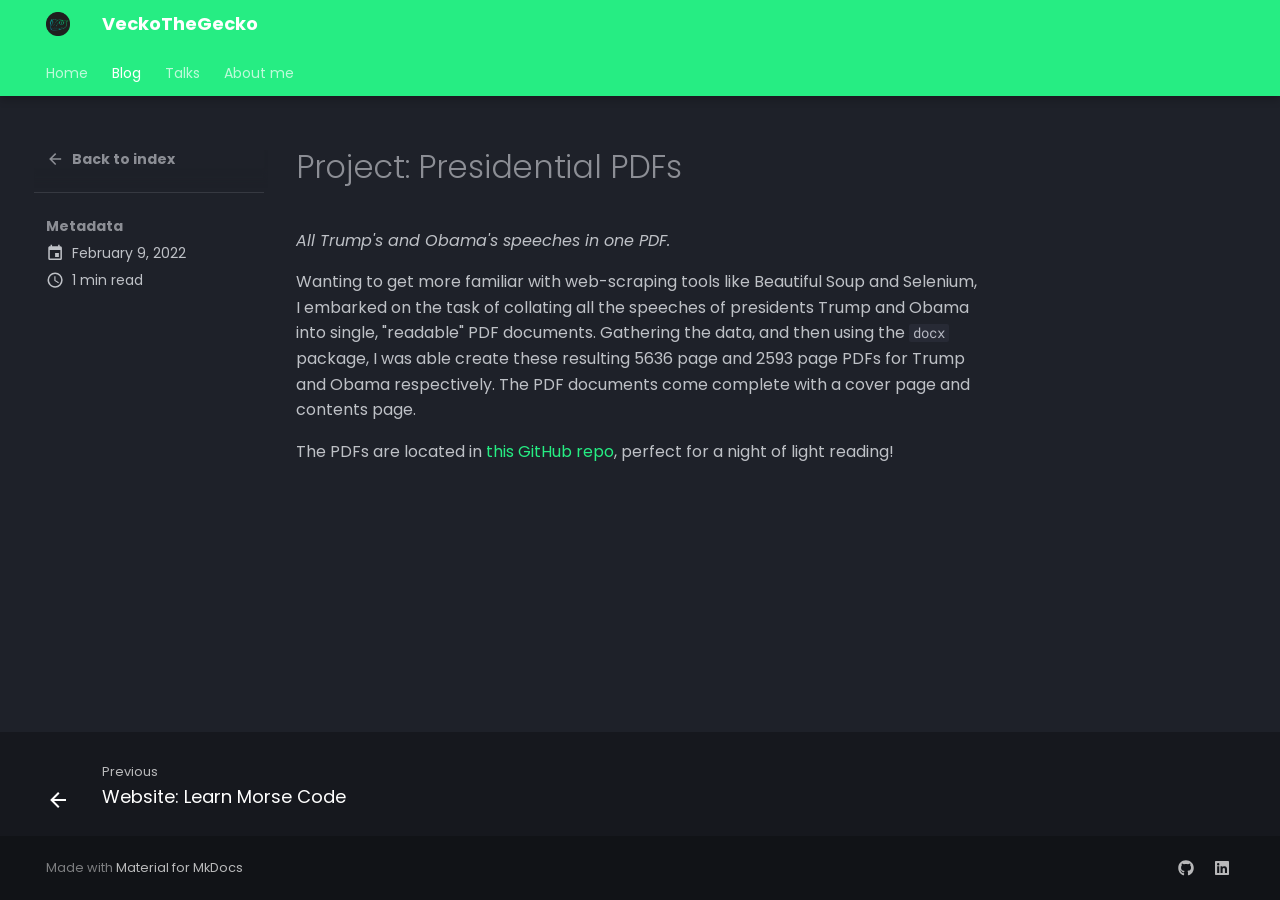
<file: blog/2022/02/09/presidential-speeches/index.html>
<!DOCTYPE html><html lang="en" class="no-js"><head>
    
      <meta charset="utf-8">
      <meta name="viewport" content="width=device-width,initial-scale=1">
      
        <meta name="description" content="The personal portfolio and blog of Nick Hodgskin (aka, VeckoTheGecko).">
      
      
      
        <link rel="canonical" href="https://VeckoTheGecko.github.io/blog/2022/02/09/presidential-speeches/">
      
      
        <link rel="prev" href="../../08/learn-morse/">
      
      
      
        
      
      
        <link rel="alternate" type="application/rss+xml" title="RSS feed" href="../../../../../feed_rss_created.xml">
        <link rel="alternate" type="application/rss+xml" title="RSS feed of updated content" href="../../../../../feed_rss_updated.xml">
      
      <link rel="icon" href="../../../../../assets/vecko_icon.png">
      <meta name="generator" content="mkdocs-1.6.1, mkdocs-material-9.7.7">
    
    
      
        <title>Project: Presidential PDFs - VeckoTheGecko</title>
      
    
    
      <link rel="stylesheet" href="../../../../../assets/stylesheets/main.ec1eaa64.min.css">
      
        
        <link rel="stylesheet" href="../../../../../assets/stylesheets/palette.ab4e12ef.min.css">
      
      


    
    
      
    
    
      
        
        
        <link rel="preconnect" href="https://fonts.gstatic.com" crossorigin="">
        <link rel="stylesheet" href="https://fonts.googleapis.com/css?family=Poppins:300,300i,400,400i,700,700i%7CRoboto+Mono:400,400i,700,700i&amp;display=fallback">
        <style>:root{--md-text-font:"Poppins";--md-code-font:"Roboto Mono"}</style>
      
    
    
      <link rel="stylesheet" href="../../../../../stylesheets/extra.css">
    
    <script>__md_scope=new URL("../../../../..",location),__md_hash=e=>[...e].reduce(((e,_)=>(e<<5)-e+_.charCodeAt(0)),0),__md_get=(e,_=localStorage,t=__md_scope)=>JSON.parse(_.getItem(t.pathname+"."+e)),__md_set=(e,_,t=localStorage,a=__md_scope)=>{try{t.setItem(a.pathname+"."+e,JSON.stringify(_))}catch(e){}}</script>
    
      

    
    
  <link href="../../../../../assets/stylesheets/glightbox.min.css" rel="stylesheet"><script src="../../../../../assets/javascripts/glightbox.min.js"></script><style id="glightbox-style">
            html.glightbox-open { overflow: initial; height: 100%; }
            .gslide-title { margin-top: 0px; user-select: text; }
            .gslide-desc { color: #666; user-select: text; }
            .gslide-image img { background: white; }
            .gscrollbar-fixer { padding-right: 15px; }
            .gdesc-inner { font-size: 0.75rem; }
            body[data-md-color-scheme="slate"] .gdesc-inner { background: var(--md-default-bg-color); }
            body[data-md-color-scheme="slate"] .gslide-title { color: var(--md-default-fg-color); }
            body[data-md-color-scheme="slate"] .gslide-desc { color: var(--md-default-fg-color); }
        </style></head>
  
  
    
    
    
    
    
    <body dir="ltr" data-md-color-scheme="slate" data-md-color-primary="custom" data-md-color-accent="custom">
  
    
    <input class="md-toggle" data-md-toggle="drawer" type="checkbox" id="__drawer" autocomplete="off">
    <input class="md-toggle" data-md-toggle="search" type="checkbox" id="__search" autocomplete="off">
    <label class="md-overlay" for="__drawer"></label>
    <div data-md-component="skip">
      
        
        <a href="#project-presidential-pdfs" class="md-skip">
          Skip to content
        </a>
      
    </div>
    <div data-md-component="announce">
      
    </div>
    
    
      <!--
  Copyright (c) 2016-2025 Martin Donath <martin.donath@squidfunk.com>

  Permission is hereby granted, free of charge, to any person obtaining a copy
  of this software and associated documentation files (the "Software"), to
  deal in the Software without restriction, including without limitation the
  rights to use, copy, modify, merge, publish, distribute, sublicense, and/or
  sell copies of the Software, and to permit persons to whom the Software is
  furnished to do so, subject to the following conditions:

  The above copyright notice and this permission notice shall be included in
  all copies or substantial portions of the Software.

  THE SOFTWARE IS PROVIDED "AS IS", WITHOUT WARRANTY OF ANY KIND, EXPRESS OR
  IMPLIED, INCLUDING BUT NOT LIMITED TO THE WARRANTIES OF MERCHANTABILITY,
  FITNESS FOR A PARTICULAR PURPOSE AND NON-INFRINGEMENT. IN NO EVENT SHALL THE
  AUTHORS OR COPYRIGHT HOLDERS BE LIABLE FOR ANY CLAIM, DAMAGES OR OTHER
  LIABILITY, WHETHER IN AN ACTION OF CONTRACT, TORT OR OTHERWISE, ARISING
  FROM, OUT OF OR IN CONNECTION WITH THE SOFTWARE OR THE USE OR OTHER DEALINGS
  IN THE SOFTWARE.
-->

<!-- Determine classes -->
   

<!-- Header -->
<header class="md-header md-header--shadow md-header--lifted">
  <nav class="md-header__inner md-grid" aria-label="Header">
    <!-- Link to home -->
    <a href="../../../../.." title="VeckoTheGecko" class="md-header__button md-logo" aria-label="VeckoTheGecko" data-md-component="logo">
      
  <img src="../../../../../assets/vecko_icon.png" alt="logo">

    </a>

    <!-- Button to open drawer -->
    <label class="md-header__button md-icon" for="__drawer">
       <svg xmlns="http://www.w3.org/2000/svg" viewBox="0 0 24 24"><path d="M22 13c0 1.11-.89 2-2 2H4a2 2 0 1 1 0-4h9l2.5 2 2.5-2h2a2 2 0 0 1 2 2M12 3C3 3 3 9 3 9h18s0-6-9-6M3 18c0 1.66 1.34 3 3 3h12c1.66 0 3-1.34 3-3v-1H3z"></path></svg>
    </label>

    <!-- Header title -->
    <div class="md-header__title" data-md-component="header-title">
      <div class="md-header__ellipsis">
        <div class="md-header__topic">
          <span class="md-ellipsis"> VeckoTheGecko </span>
        </div>
        <div class="md-header__topic" data-md-component="header-topic">
          <span class="md-ellipsis">
             Project: Presidential PDFs 
          </span>
        </div>
      </div>
    </div>

    <!-- Color palette toggle -->
      

    <!-- User preference: color palette -->
    

    <!-- Site language selector -->
    

    <!-- Button to open search modal -->
    

    <!-- Repository information -->
    
  </nav>

  <!-- Navigation tabs (sticky) -->
    
<nav class="md-tabs" aria-label="Tabs" data-md-component="tabs">
  <div class="md-grid">
    <ul class="md-tabs__list">
      
        
  
  
  
  
    <li class="md-tabs__item">
      <a href="../../../../.." class="md-tabs__link">
        
  
  
    
  
  Home

      </a>
    </li>
  

      
        
  
  
  
    
  
  
    
    
      <li class="md-tabs__item md-tabs__item--active">
        <a href="../../../../" class="md-tabs__link">
          
  
  
  Blog

        </a>
      </li>
    
  

      
        
  
  
  
  
    <li class="md-tabs__item">
      <a href="../../../../../talks/" class="md-tabs__link">
        
  
  
    
  
  Talks

      </a>
    </li>
  

      
        
  
  
  
  
    <li class="md-tabs__item">
      <a href="../../../../../about/" class="md-tabs__link">
        
  
  
    
  
  About me

      </a>
    </li>
  

      
    </ul>
  </div>
</nav>  
</header>
    
    <div class="md-container" data-md-component="container">
      
      
        
      
      <main class="md-main" data-md-component="main">
        <div class="md-main__inner md-grid">
          
            
              
                
              
              <div class="md-sidebar md-sidebar--primary" data-md-component="sidebar" data-md-type="navigation" hidden="">
                <div class="md-sidebar__scrollwrap">
                  <div class="md-sidebar__inner">
                    


  


<nav class="md-nav md-nav--primary md-nav--lifted" aria-label="Navigation" data-md-level="0">
  <label class="md-nav__title" for="__drawer">
    <a href="../../../../.." title="VeckoTheGecko" class="md-nav__button md-logo" aria-label="VeckoTheGecko" data-md-component="logo">
      
  <img src="../../../../../assets/vecko_icon.png" alt="logo">

    </a>
    VeckoTheGecko
  </label>
  
  <ul class="md-nav__list" data-md-scrollfix="">
    
      
      
  
  
  
  
    <li class="md-nav__item">
      <a href="../../../../.." class="md-nav__link">
        
  
  
  <span class="md-ellipsis">
    
  
    Home
  

    
  </span>
  
  

      </a>
    </li>
  

    
      
      
  
  
    
  
  
  
    
    
    
    
      
        
        
      
      
    
    
    <li class="md-nav__item md-nav__item--active md-nav__item--section md-nav__item--nested">
      
        
        
        <input class="md-nav__toggle md-toggle " type="checkbox" id="__nav_2" checked="">
        
          
          <label class="md-nav__link" for="__nav_2" id="__nav_2_label" tabindex="">
            
  
  
  <span class="md-ellipsis">
    
  
    Blog
  

    
  </span>
  
  

            <span class="md-nav__icon md-icon"></span>
          </label>
        
        <nav class="md-nav" data-md-level="1" aria-labelledby="__nav_2_label" aria-expanded="true">
          <label class="md-nav__title" for="__nav_2">
            <span class="md-nav__icon md-icon"></span>
            
  
    Blog
  

          </label>
          <ul class="md-nav__list" data-md-scrollfix="">
            
              
                
  
  
    
  
  
    
  
  
    <li class="md-nav__item md-nav__item--active">
      <a href="../../../../" class="md-nav__link">
        
  
  
  <span class="md-ellipsis">
    
  
    Posts
  

    
  </span>
  
  

      </a>
    </li>
  

              
            
              
                
  
  
  
  
    <li class="md-nav__item">
      <a href="../../../../archive/" class="md-nav__link">
        
  
  
  <span class="md-ellipsis">
    
  
    Archive
  

    
  </span>
  
  

      </a>
    </li>
  

              
            
          </ul>
        </nav>
      
    </li>
  

    
      
      
  
  
  
  
    <li class="md-nav__item">
      <a href="../../../../../talks/" class="md-nav__link">
        
  
  
  <span class="md-ellipsis">
    
  
    Talks
  

    
  </span>
  
  

      </a>
    </li>
  

    
      
      
  
  
  
  
    <li class="md-nav__item">
      <a href="../../../../../about/" class="md-nav__link">
        
  
  
  <span class="md-ellipsis">
    
  
    About me
  

    
  </span>
  
  

      </a>
    </li>
  

    
  </ul>
</nav>
                  </div>
                </div>
              </div>
            
            
              
                
              
              <div class="md-sidebar md-sidebar--secondary" data-md-component="sidebar" data-md-type="toc">
                <div class="md-sidebar__scrollwrap">
                  <div class="md-sidebar__inner">
                    

<nav class="md-nav md-nav--secondary" aria-label="Table of contents">
  
  
  
    
  
  
</nav>
                  </div>
                </div>
              </div>
            
          
          
  <div class="md-content md-content--post" data-md-component="content">
    <div class="md-sidebar md-sidebar--post" data-md-component="sidebar" data-md-type="navigation">
      <div class="md-sidebar__scrollwrap">
        <div class="md-sidebar__inner md-post">
          <nav class="md-nav md-nav--primary">
            <div class="md-post__back">
              <div class="md-nav__title md-nav__container">
                <a href="../../../../" class="md-nav__link">
                  <svg xmlns="http://www.w3.org/2000/svg" viewBox="0 0 24 24"><path d="M20 11v2H8l5.5 5.5-1.42 1.42L4.16 12l7.92-7.92L13.5 5.5 8 11z"></path></svg>
                  <span class="md-ellipsis">
                    Back to index
                  </span>
                </a>
              </div>
            </div>
            
            <ul class="md-post__meta md-nav__list">
              <li class="md-nav__item md-nav__item--section">
                <div class="md-post__title">
                  <span class="md-ellipsis">
                    Metadata
                  </span>
                </div>
                <nav class="md-nav">
                  <ul class="md-nav__list">
                    <li class="md-nav__item">
                      <div class="md-nav__link">
                        <svg xmlns="http://www.w3.org/2000/svg" viewBox="0 0 24 24"><path d="M19 19H5V8h14m-3-7v2H8V1H6v2H5c-1.11 0-2 .89-2 2v14a2 2 0 0 0 2 2h14a2 2 0 0 0 2-2V5a2 2 0 0 0-2-2h-1V1m-1 11h-5v5h5z"></path></svg>
                        <time datetime="2022-02-09 08:00:00+08:00" class="md-ellipsis">February 9, 2022</time>
                      </div>
                    </li>
                    
                    
                    
                      
                      <li class="md-nav__item">
                        <div class="md-nav__link">
                          <svg xmlns="http://www.w3.org/2000/svg" viewBox="0 0 24 24"><path d="M12 20a8 8 0 0 0 8-8 8 8 0 0 0-8-8 8 8 0 0 0-8 8 8 8 0 0 0 8 8m0-18a10 10 0 0 1 10 10 10 10 0 0 1-10 10C6.47 22 2 17.5 2 12A10 10 0 0 1 12 2m.5 5v5.25l4.5 2.67-.75 1.23L11 13V7z"></path></svg>
                          <span class="md-ellipsis">
                            
                              1 min read
                            
                          </span>
                        </div>
                      </li>
                    
                  </ul>
                </nav>
              </li>
            </ul>
            
          </nav>
          
        </div>
      </div>
    </div>
    <article class="md-content__inner md-typeset">
      
        
  




<h1 id="project-presidential-pdfs">Project: Presidential PDFs</h1>
<p><em>All Trump's and Obama's speeches in one PDF.</em></p>
<p>Wanting to get more familiar with web-scraping tools like Beautiful Soup and Selenium, I embarked on the task of collating all the speeches of presidents Trump and Obama into single, "readable" PDF documents. Gathering the data, and then using the <code>docx</code> package, I was able create these resulting 5636 page and 2593 page PDFs for Trump and Obama respectively. The PDF documents come complete with a cover page and contents page.</p>
<p>The PDFs are located in <a href="https://github.com/VeckoTheGecko/presidential-speeches">this GitHub repo</a>, perfect for a night of light reading!</p>







  
  




  



      
    </article>
  </div>

          
<script>var target=document.getElementById(location.hash.slice(1));target&&target.name&&(target.checked=target.name.startsWith("__tabbed_"))</script>
        </div>
        
      </main>
      
        <footer class="md-footer">
  
    
      
        
      
      <nav class="md-footer__inner md-grid" aria-label="Footer">
        
          
          <a href="../../08/learn-morse/" class="md-footer__link md-footer__link--prev" aria-label="Previous: Website: Learn Morse Code">
            <div class="md-footer__button md-icon">
              
              <svg xmlns="http://www.w3.org/2000/svg" viewBox="0 0 24 24"><path d="M20 11v2H8l5.5 5.5-1.42 1.42L4.16 12l7.92-7.92L13.5 5.5 8 11z"></path></svg>
            </div>
            <div class="md-footer__title">
              <span class="md-footer__direction">
                Previous
              </span>
              <div class="md-ellipsis">
                Website: Learn Morse Code
              </div>
            </div>
          </a>
        
        
      </nav>
    
  
  <div class="md-footer-meta md-typeset">
    <div class="md-footer-meta__inner md-grid">
      <div class="md-copyright">
  
  
    Made with
    <a href="https://squidfunk.github.io/mkdocs-material/" target="_blank" rel="noopener">
      Material for MkDocs
    </a>
  
</div>
      
        
<div class="md-social">
  
    
    
    
    
      
      
    
    <a href="https://github.com/VeckoTheGecko" target="_blank" rel="noopener" title="github.com" class="md-social__link">
      <svg xmlns="http://www.w3.org/2000/svg" viewBox="0 0 512 512"><!--! Font Awesome Free 7.1.0 by @fontawesome - https://fontawesome.com License - https://fontawesome.com/license/free (Icons: CC BY 4.0, Fonts: SIL OFL 1.1, Code: MIT License) Copyright 2025 Fonticons, Inc.--><path d="M173.9 397.4c0 2-2.3 3.6-5.2 3.6-3.3.3-5.6-1.3-5.6-3.6 0-2 2.3-3.6 5.2-3.6 3-.3 5.6 1.3 5.6 3.6m-31.1-4.5c-.7 2 1.3 4.3 4.3 4.9 2.6 1 5.6 0 6.2-2s-1.3-4.3-4.3-5.2c-2.6-.7-5.5.3-6.2 2.3m44.2-1.7c-2.9.7-4.9 2.6-4.6 4.9.3 2 2.9 3.3 5.9 2.6 2.9-.7 4.9-2.6 4.6-4.6-.3-1.9-3-3.2-5.9-2.9M252.8 8C114.1 8 8 113.3 8 252c0 110.9 69.8 205.8 169.5 239.2 12.8 2.3 17.3-5.6 17.3-12.1 0-6.2-.3-40.4-.3-61.4 0 0-70 15-84.7-29.8 0 0-11.4-29.1-27.8-36.6 0 0-22.9-15.7 1.6-15.4 0 0 24.9 2 38.6 25.8 21.9 38.6 58.6 27.5 72.9 20.9 2.3-16 8.8-27.1 16-33.7-55.9-6.2-112.3-14.3-112.3-110.5 0-27.5 7.6-41.3 23.6-58.9-2.6-6.5-11.1-33.3 2.6-67.9 20.9-6.5 69 27 69 27 20-5.6 41.5-8.5 62.8-8.5s42.8 2.9 62.8 8.5c0 0 48.1-33.6 69-27 13.7 34.7 5.2 61.4 2.6 67.9 16 17.7 25.8 31.5 25.8 58.9 0 96.5-58.9 104.2-114.8 110.5 9.2 7.9 17 22.9 17 46.4 0 33.7-.3 75.4-.3 83.6 0 6.5 4.6 14.4 17.3 12.1C436.2 457.8 504 362.9 504 252 504 113.3 391.5 8 252.8 8M105.2 352.9c-1.3 1-1 3.3.7 5.2 1.6 1.6 3.9 2.3 5.2 1 1.3-1 1-3.3-.7-5.2-1.6-1.6-3.9-2.3-5.2-1m-10.8-8.1c-.7 1.3.3 2.9 2.3 3.9 1.6 1 3.6.7 4.3-.7.7-1.3-.3-2.9-2.3-3.9-2-.6-3.6-.3-4.3.7m32.4 35.6c-1.6 1.3-1 4.3 1.3 6.2 2.3 2.3 5.2 2.6 6.5 1 1.3-1.3.7-4.3-1.3-6.2-2.2-2.3-5.2-2.6-6.5-1m-11.4-14.7c-1.6 1-1.6 3.6 0 5.9s4.3 3.3 5.6 2.3c1.6-1.3 1.6-3.9 0-6.2-1.4-2.3-4-3.3-5.6-2"></path></svg>
    </a>
  
    
    
    
    
      
      
    
    <a href="https://www.linkedin.com/in/nick-hodgskin/" target="_blank" rel="noopener" title="www.linkedin.com" class="md-social__link">
      <svg xmlns="http://www.w3.org/2000/svg" viewBox="0 0 448 512"><!--! Font Awesome Free 7.1.0 by @fontawesome - https://fontawesome.com License - https://fontawesome.com/license/free (Icons: CC BY 4.0, Fonts: SIL OFL 1.1, Code: MIT License) Copyright 2025 Fonticons, Inc.--><path d="M416 32H31.9C14.3 32 0 46.5 0 64.3v383.4C0 465.5 14.3 480 31.9 480H416c17.6 0 32-14.5 32-32.3V64.3c0-17.8-14.4-32.3-32-32.3M135.4 416H69V202.2h66.5V416zM102.2 96a38.5 38.5 0 1 1 0 77 38.5 38.5 0 1 1 0-77m282.1 320h-66.4V312c0-24.8-.5-56.7-34.5-56.7-34.6 0-39.9 27-39.9 54.9V416h-66.4V202.2h63.7v29.2h.9c8.9-16.8 30.6-34.5 62.9-34.5 67.2 0 79.7 44.3 79.7 101.9z"></path></svg>
    </a>
  
</div>
      
    </div>
  </div>
</footer>
      
    </div>
    <div class="md-dialog" data-md-component="dialog">
      <div class="md-dialog__inner md-typeset"></div>
    </div>
    
    
    
      
      
      <script id="__config" type="application/json">{"annotate": null, "base": "../../../../..", "features": ["navigation.tabs", "navigation.tabs.sticky", "navigation.footer"], "search": "../../../../../assets/javascripts/workers/search.2c215733.min.js", "tags": null, "translations": {"clipboard.copied": "Copied to clipboard", "clipboard.copy": "Copy to clipboard", "search.result.more.one": "1 more on this page", "search.result.more.other": "# more on this page", "search.result.none": "No matching documents", "search.result.one": "1 matching document", "search.result.other": "# matching documents", "search.result.placeholder": "Type to start searching", "search.result.term.missing": "Missing", "select.version": "Select version"}, "version": null}</script>
    
    
      <script src="../../../../../assets/javascripts/bundle.d7400e89.min.js"></script>
      
    
  
<script id="init-glightbox">const lightbox = GLightbox({"touchNavigation": true, "loop": false, "zoomable": true, "draggable": true, "openEffect": "zoom", "closeEffect": "zoom", "slideEffect": "slide"});
document$.subscribe(()=>{ lightbox.reload(); });
</script></body></html>
</file>
<file: stylesheets/extra.css>
:root {
  --md-primary-fg-color: #26ed83;
  --md-accent-fg-color: #26ed83;
}
</file>
<file: assets/stylesheets/main.ec1eaa64.min.css>
@charset "UTF-8";html{-webkit-text-size-adjust:none;-moz-text-size-adjust:none;text-size-adjust:none;box-sizing:border-box}*,:after,:before{box-sizing:inherit}@media (prefers-reduced-motion){*,:after,:before{transition:none!important}}body{margin:0}a,button,input,label{-webkit-tap-highlight-color:transparent}a{color:inherit;text-decoration:none}hr{border:0;box-sizing:initial;display:block;height:.05rem;overflow:visible;padding:0}small{font-size:80%}sub,sup{line-height:1em}img{border-style:none}table{border-collapse:initial;border-spacing:0}td,th{font-weight:400;vertical-align:top}button{background:#0000;border:0;font-family:inherit;font-size:inherit;margin:0;padding:0}input{border:0;outline:none}:root{--md-primary-fg-color:#4051b5;--md-primary-fg-color--light:#5d6cc0;--md-primary-fg-color--dark:#303fa1;--md-primary-bg-color:#fff;--md-primary-bg-color--light:#ffffffb3;--md-accent-fg-color:#526cfe;--md-accent-fg-color--transparent:#526cfe1a;--md-accent-bg-color:#fff;--md-accent-bg-color--light:#ffffffb3}[data-md-color-scheme=default]{color-scheme:light}[data-md-color-scheme=default] img[src$="#gh-dark-mode-only"],[data-md-color-scheme=default] img[src$="#only-dark"]{display:none}:root,[data-md-color-scheme=default]{--md-hue:225deg;--md-default-fg-color:#000000de;--md-default-fg-color--light:#0000008a;--md-default-fg-color--lighter:#00000052;--md-default-fg-color--lightest:#00000012;--md-default-bg-color:#fff;--md-default-bg-color--light:#ffffffb3;--md-default-bg-color--lighter:#ffffff4d;--md-default-bg-color--lightest:#ffffff1f;--md-code-fg-color:#36464e;--md-code-bg-color:#f5f5f5;--md-code-bg-color--light:#f5f5f5b3;--md-code-bg-color--lighter:#f5f5f54d;--md-code-hl-color:#4287ff;--md-code-hl-color--light:#4287ff1a;--md-code-hl-number-color:#d52a2a;--md-code-hl-special-color:#db1457;--md-code-hl-function-color:#a846b9;--md-code-hl-constant-color:#6e59d9;--md-code-hl-keyword-color:#3f6ec6;--md-code-hl-string-color:#1c7d4d;--md-code-hl-name-color:var(--md-code-fg-color);--md-code-hl-operator-color:var(--md-default-fg-color--light);--md-code-hl-punctuation-color:var(--md-default-fg-color--light);--md-code-hl-comment-color:var(--md-default-fg-color--light);--md-code-hl-generic-color:var(--md-default-fg-color--light);--md-code-hl-variable-color:var(--md-default-fg-color--light);--md-typeset-color:var(--md-default-fg-color);--md-typeset-a-color:var(--md-primary-fg-color);--md-typeset-del-color:#f5503d26;--md-typeset-ins-color:#0bd57026;--md-typeset-kbd-color:#fafafa;--md-typeset-kbd-accent-color:#fff;--md-typeset-kbd-border-color:#b8b8b8;--md-typeset-mark-color:#ffff0080;--md-typeset-table-color:#0000001f;--md-typeset-table-color--light:rgba(0,0,0,.035);--md-admonition-fg-color:var(--md-default-fg-color);--md-admonition-bg-color:var(--md-default-bg-color);--md-warning-fg-color:#000000de;--md-warning-bg-color:#ff9;--md-footer-fg-color:#fff;--md-footer-fg-color--light:#ffffffb3;--md-footer-fg-color--lighter:#ffffff73;--md-footer-bg-color:#000000de;--md-footer-bg-color--dark:#00000052;--md-shadow-z1:0 0.2rem 0.5rem #0000000d,0 0 0.05rem #0000001a;--md-shadow-z2:0 0.2rem 0.5rem #0000001a,0 0 0.05rem #00000040;--md-shadow-z3:0 0.2rem 0.5rem #0003,0 0 0.05rem #00000059}.md-icon svg{fill:currentcolor;display:block;height:1.2rem;width:1.2rem}body{-webkit-font-smoothing:antialiased;-moz-osx-font-smoothing:grayscale;--md-text-font-family:var(--md-text-font,_),-apple-system,BlinkMacSystemFont,Helvetica,Arial,sans-serif;--md-code-font-family:var(--md-code-font,_),SFMono-Regular,Consolas,Menlo,monospace}aside,body,input{font-feature-settings:"kern","liga";color:var(--md-typeset-color);font-family:var(--md-text-font-family)}code,kbd,pre{font-feature-settings:"kern";font-family:var(--md-code-font-family)}:root{--md-typeset-table-sort-icon:url('data:image/svg+xml;charset=utf-8,<svg xmlns="http://www.w3.org/2000/svg" viewBox="0 0 24 24"><path d="m18 21-4-4h3V7h-3l4-4 4 4h-3v10h3M2 19v-2h10v2M2 13v-2h7v2M2 7V5h4v2z"/></svg>');--md-typeset-table-sort-icon--asc:url('data:image/svg+xml;charset=utf-8,<svg xmlns="http://www.w3.org/2000/svg" viewBox="0 0 24 24"><path d="M19 17h3l-4 4-4-4h3V3h2M2 17h10v2H2M6 5v2H2V5m0 6h7v2H2z"/></svg>');--md-typeset-table-sort-icon--desc:url('data:image/svg+xml;charset=utf-8,<svg xmlns="http://www.w3.org/2000/svg" viewBox="0 0 24 24"><path d="M19 7h3l-4-4-4 4h3v14h2M2 17h10v2H2M6 5v2H2V5m0 6h7v2H2z"/></svg>')}.md-typeset{-webkit-print-color-adjust:exact;color-adjust:exact;font-size:.8rem;line-height:1.6;overflow-wrap:break-word}@media print{.md-typeset{font-size:.68rem}}.md-typeset blockquote,.md-typeset dl,.md-typeset figure,.md-typeset ol,.md-typeset pre,.md-typeset ul{margin-bottom:1em;margin-top:1em}.md-typeset h1{color:var(--md-default-fg-color--light);font-size:2em;line-height:1.3;margin:0 0 1.25em}.md-typeset h1,.md-typeset h2{font-weight:300;letter-spacing:-.01em}.md-typeset h2{font-size:1.5625em;line-height:1.4;margin:1.6em 0 .64em}.md-typeset h3{font-size:1.25em;font-weight:400;letter-spacing:-.01em;line-height:1.5;margin:1.6em 0 .8em}.md-typeset h2+h3{margin-top:.8em}.md-typeset h4{font-weight:700;letter-spacing:-.01em;margin:1em 0}.md-typeset h5,.md-typeset h6{color:var(--md-default-fg-color--light);font-size:.8em;font-weight:700;letter-spacing:-.01em;margin:1.25em 0}.md-typeset h5{text-transform:uppercase}.md-typeset h5 code{text-transform:none}.md-typeset hr{border-bottom:.05rem solid var(--md-default-fg-color--lightest);display:flow-root;margin:1.5em 0}.md-typeset a{color:var(--md-typeset-a-color);word-break:break-word}.md-typeset a,.md-typeset a:before{transition:color 125ms}.md-typeset a:focus,.md-typeset a:hover{color:var(--md-accent-fg-color)}.md-typeset a:focus code,.md-typeset a:hover code{background-color:var(--md-accent-fg-color--transparent);color:var(--md-accent-fg-color)}.md-typeset a code{color:var(--md-typeset-a-color)}.md-typeset a.focus-visible{outline-color:var(--md-accent-fg-color);outline-offset:.2rem}.md-typeset code,.md-typeset kbd,.md-typeset pre{color:var(--md-code-fg-color);direction:ltr;font-variant-ligatures:none;transition:background-color 125ms}@media print{.md-typeset code,.md-typeset kbd,.md-typeset pre{white-space:pre-wrap}}.md-typeset code{background-color:var(--md-code-bg-color);border-radius:.1rem;-webkit-box-decoration-break:clone;box-decoration-break:clone;font-size:.85em;padding:0 .2941176471em;transition:color 125ms,background-color 125ms;word-break:break-word}.md-typeset code:not(.focus-visible){-webkit-tap-highlight-color:transparent;outline:none}.md-typeset pre{display:flow-root;line-height:1.4;position:relative}.md-typeset pre>code{-webkit-box-decoration-break:slice;box-decoration-break:slice;box-shadow:none;display:block;margin:0;outline-color:var(--md-accent-fg-color);overflow:auto;padding:.7720588235em 1.1764705882em;scrollbar-color:var(--md-default-fg-color--lighter) #0000;scrollbar-width:thin;touch-action:auto;word-break:normal}.md-typeset pre>code:hover{scrollbar-color:var(--md-accent-fg-color) #0000}.md-typeset pre>code::-webkit-scrollbar{height:.2rem;width:.2rem}.md-typeset pre>code::-webkit-scrollbar-thumb{background-color:var(--md-default-fg-color--lighter)}.md-typeset pre>code::-webkit-scrollbar-thumb:hover{background-color:var(--md-accent-fg-color)}.md-typeset kbd{background-color:var(--md-typeset-kbd-color);border-radius:.1rem;box-shadow:0 .1rem 0 .05rem var(--md-typeset-kbd-border-color),0 .1rem 0 var(--md-typeset-kbd-border-color),0 -.1rem .2rem var(--md-typeset-kbd-accent-color) inset;color:var(--md-default-fg-color);display:inline-block;font-size:.75em;padding:0 .6666666667em;vertical-align:text-top;word-break:break-word}.md-typeset mark{background-color:var(--md-typeset-mark-color);-webkit-box-decoration-break:clone;box-decoration-break:clone;color:inherit;word-break:break-word}.md-typeset abbr{cursor:help;text-decoration:none}.md-typeset [data-preview],.md-typeset abbr{border-bottom:.05rem dotted var(--md-default-fg-color--light)}.md-typeset small{opacity:.75}[dir=ltr] .md-typeset sub,[dir=ltr] .md-typeset sup{margin-left:.078125em}[dir=rtl] .md-typeset sub,[dir=rtl] .md-typeset sup{margin-right:.078125em}[dir=ltr] .md-typeset blockquote{padding-left:.6rem}[dir=rtl] .md-typeset blockquote{padding-right:.6rem}[dir=ltr] .md-typeset blockquote{border-left:.2rem solid var(--md-default-fg-color--lighter)}[dir=rtl] .md-typeset blockquote{border-right:.2rem solid var(--md-default-fg-color--lighter)}.md-typeset blockquote{color:var(--md-default-fg-color--light);margin-left:0;margin-right:0}.md-typeset ul{list-style-type:disc}.md-typeset ul[type]{list-style-type:revert-layer}[dir=ltr] .md-typeset ol,[dir=ltr] .md-typeset ul{margin-left:.625em}[dir=rtl] .md-typeset ol,[dir=rtl] .md-typeset ul{margin-right:.625em}.md-typeset ol,.md-typeset ul{padding:0}.md-typeset ol:not([hidden]),.md-typeset ul:not([hidden]){display:flow-root}.md-typeset ol ol,.md-typeset ul ol{list-style-type:lower-alpha}.md-typeset ol ol ol,.md-typeset ul ol ol{list-style-type:lower-roman}.md-typeset ol ol ol ol,.md-typeset ul ol ol ol{list-style-type:upper-alpha}.md-typeset ol ol ol ol ol,.md-typeset ul ol ol ol ol{list-style-type:upper-roman}.md-typeset ol[type],.md-typeset ul[type]{list-style-type:revert-layer}[dir=ltr] .md-typeset ol li,[dir=ltr] .md-typeset ul li{margin-left:1.25em}[dir=rtl] .md-typeset ol li,[dir=rtl] .md-typeset ul li{margin-right:1.25em}.md-typeset ol li,.md-typeset ul li{margin-bottom:.5em}.md-typeset ol li blockquote,.md-typeset ol li p,.md-typeset ul li blockquote,.md-typeset ul li p{margin:.5em 0}.md-typeset ol li:last-child,.md-typeset ul li:last-child{margin-bottom:0}[dir=ltr] .md-typeset ol li ol,[dir=ltr] .md-typeset ol li ul,[dir=ltr] .md-typeset ul li ol,[dir=ltr] .md-typeset ul li ul{margin-left:.625em}[dir=rtl] .md-typeset ol li ol,[dir=rtl] .md-typeset ol li ul,[dir=rtl] .md-typeset ul li ol,[dir=rtl] .md-typeset ul li ul{margin-right:.625em}.md-typeset ol li ol,.md-typeset ol li ul,.md-typeset ul li ol,.md-typeset ul li ul{margin-bottom:.5em;margin-top:.5em}[dir=ltr] .md-typeset dd{margin-left:1.875em}[dir=rtl] .md-typeset dd{margin-right:1.875em}.md-typeset dd{margin-bottom:1.5em;margin-top:1em}.md-typeset img,.md-typeset svg,.md-typeset video{height:auto;max-width:100%}.md-typeset img[align=left]{margin:1em 1em 1em 0}.md-typeset img[align=right]{margin:1em 0 1em 1em}.md-typeset img[align]:only-child{margin-top:0}.md-typeset figure{display:flow-root;margin:1em auto;max-width:100%;text-align:center;width:fit-content}.md-typeset figure img{display:block;margin:0 auto}.md-typeset figcaption{font-style:italic;margin:1em auto;max-width:24rem}.md-typeset iframe{max-width:100%}.md-typeset table:not([class]){background-color:var(--md-default-bg-color);border:.05rem solid var(--md-typeset-table-color);border-radius:.1rem;display:inline-block;font-size:.64rem;max-width:100%;overflow:auto;touch-action:auto}@media print{.md-typeset table:not([class]){display:table}}.md-typeset table:not([class])+*{margin-top:1.5em}.md-typeset table:not([class]) td>:first-child,.md-typeset table:not([class]) th>:first-child{margin-top:0}.md-typeset table:not([class]) td>:last-child,.md-typeset table:not([class]) th>:last-child{margin-bottom:0}.md-typeset table:not([class]) td:not([align]),.md-typeset table:not([class]) th:not([align]){text-align:left}[dir=rtl] .md-typeset table:not([class]) td:not([align]),[dir=rtl] .md-typeset table:not([class]) th:not([align]){text-align:right}.md-typeset table:not([class]) th{font-weight:700;min-width:5rem;padding:.9375em 1.25em;vertical-align:top}.md-typeset table:not([class]) td{border-top:.05rem solid var(--md-typeset-table-color);padding:.9375em 1.25em;vertical-align:top}.md-typeset table:not([class]) tbody tr{transition:background-color 125ms}.md-typeset table:not([class]) tbody tr:hover{background-color:var(--md-typeset-table-color--light);box-shadow:0 .05rem 0 var(--md-default-bg-color) inset}.md-typeset table:not([class]) a{word-break:normal}.md-typeset table th[role=columnheader]{cursor:pointer}[dir=ltr] .md-typeset table th[role=columnheader]:after{margin-left:.5em}[dir=rtl] .md-typeset table th[role=columnheader]:after{margin-right:.5em}.md-typeset table th[role=columnheader]:after{content:"";display:inline-block;height:1.2em;-webkit-mask-image:var(--md-typeset-table-sort-icon);mask-image:var(--md-typeset-table-sort-icon);-webkit-mask-repeat:no-repeat;mask-repeat:no-repeat;-webkit-mask-size:contain;mask-size:contain;transition:background-color 125ms;vertical-align:text-bottom;width:1.2em}.md-typeset table th[role=columnheader]:hover:after{background-color:var(--md-default-fg-color--lighter)}.md-typeset table th[role=columnheader][aria-sort=ascending]:after{background-color:var(--md-default-fg-color--light);-webkit-mask-image:var(--md-typeset-table-sort-icon--asc);mask-image:var(--md-typeset-table-sort-icon--asc)}.md-typeset table th[role=columnheader][aria-sort=descending]:after{background-color:var(--md-default-fg-color--light);-webkit-mask-image:var(--md-typeset-table-sort-icon--desc);mask-image:var(--md-typeset-table-sort-icon--desc)}.md-typeset__scrollwrap{margin:1em -.8rem;overflow-x:auto;touch-action:auto}.md-typeset__table{display:inline-block;margin-bottom:.5em;padding:0 .8rem}@media print{.md-typeset__table{display:block}}html .md-typeset__table table{display:table;margin:0;overflow:hidden;width:100%}@media screen and (max-width:44.984375em){.md-content__inner>pre{margin:1em -.8rem}.md-content__inner>pre code{border-radius:0}}.md-typeset .md-author{border-radius:100%;display:block;flex-shrink:0;height:1.6rem;overflow:hidden;position:relative;transition:color 125ms,transform 125ms;width:1.6rem}.md-typeset .md-author img{display:block}.md-typeset .md-author--more{background:var(--md-default-fg-color--lightest);color:var(--md-default-fg-color--lighter);font-size:.6rem;font-weight:700;line-height:1.6rem;text-align:center}.md-typeset .md-author--long{height:2.4rem;width:2.4rem}.md-typeset a.md-author{transform:scale(1)}.md-typeset a.md-author img{border-radius:100%;filter:grayscale(100%) opacity(75%);transition:filter 125ms}.md-typeset a.md-author:focus,.md-typeset a.md-author:hover{transform:scale(1.1);z-index:1}.md-typeset a.md-author:focus img,.md-typeset a.md-author:hover img{filter:grayscale(0)}.md-banner{background-color:var(--md-footer-bg-color);color:var(--md-footer-fg-color);overflow:auto}@media print{.md-banner{display:none}}.md-banner--warning{background-color:var(--md-warning-bg-color);color:var(--md-warning-fg-color)}.md-banner__inner{font-size:.7rem;margin:.6rem auto;padding:0 .8rem}[dir=ltr] .md-banner__button{float:right}[dir=rtl] .md-banner__button{float:left}.md-banner__button{color:inherit;cursor:pointer;transition:opacity .25s}.no-js .md-banner__button{display:none}.md-banner__button:hover{opacity:.7}html{font-size:125%;height:100%;overflow-x:hidden}@media screen and (min-width:100em){html{font-size:137.5%}}@media screen and (min-width:125em){html{font-size:150%}}body{background-color:var(--md-default-bg-color);display:flex;flex-direction:column;font-size:.5rem;min-height:100%;position:relative;width:100%}@media print{body{display:block}}@media screen and (max-width:59.984375em){body[data-md-scrolllock]{position:fixed}}.md-grid{margin-left:auto;margin-right:auto;max-width:61rem}.md-container{display:flex;flex-direction:column;flex-grow:1}@media print{.md-container{display:block}}.md-main{flex-grow:1}.md-main__inner{display:flex;height:100%;margin-top:1.5rem}.md-ellipsis{overflow:hidden;text-overflow:ellipsis}.md-toggle{display:none}.md-option{height:0;opacity:0;position:absolute;width:0}.md-option:checked+label:not([hidden]){display:block}.md-option.focus-visible+label{outline-color:var(--md-accent-fg-color);outline-style:auto}.md-skip{background-color:var(--md-default-fg-color);border-radius:.1rem;color:var(--md-default-bg-color);font-size:.64rem;margin:.5rem;opacity:0;outline-color:var(--md-accent-fg-color);padding:.3rem .5rem;position:fixed;transform:translateY(.4rem);z-index:-1}.md-skip:focus{opacity:1;transform:translateY(0);transition:transform .25s cubic-bezier(.4,0,.2,1),opacity 175ms 75ms;z-index:10}@page{margin:25mm}:root{--md-clipboard-icon:url('data:image/svg+xml;charset=utf-8,<svg xmlns="http://www.w3.org/2000/svg" viewBox="0 0 24 24"><path d="M19 21H8V7h11m0-2H8a2 2 0 0 0-2 2v14a2 2 0 0 0 2 2h11a2 2 0 0 0 2-2V7a2 2 0 0 0-2-2m-3-4H4a2 2 0 0 0-2 2v14h2V3h12z"/></svg>')}.md-clipboard{border-radius:.1rem;color:var(--md-default-fg-color--lightest);cursor:pointer;height:1.5em;outline-color:var(--md-accent-fg-color);outline-offset:.1rem;transition:color .25s;width:1.5em;z-index:1}@media print{.md-clipboard{display:none}}.md-clipboard:not(.focus-visible){-webkit-tap-highlight-color:transparent;outline:none}:hover>.md-clipboard{color:var(--md-default-fg-color--light)}.md-clipboard:focus,.md-clipboard:hover{color:var(--md-accent-fg-color)}.md-clipboard:after{background-color:currentcolor;content:"";display:block;height:1.125em;margin:0 auto;-webkit-mask-image:var(--md-clipboard-icon);mask-image:var(--md-clipboard-icon);-webkit-mask-position:center;mask-position:center;-webkit-mask-repeat:no-repeat;mask-repeat:no-repeat;-webkit-mask-size:contain;mask-size:contain;width:1.125em}.md-clipboard--inline{cursor:pointer}.md-clipboard--inline code{transition:color .25s,background-color .25s}.md-clipboard--inline:focus code,.md-clipboard--inline:hover code{background-color:var(--md-accent-fg-color--transparent);color:var(--md-accent-fg-color)}:root{--md-code-select-icon:url('data:image/svg+xml;charset=utf-8,<svg xmlns="http://www.w3.org/2000/svg" viewBox="0 0 24 24"><path d="M19 19h-4v2h4c1.1 0 2-.9 2-2v-4h-2m0-12h-4v2h4v4h2V5c0-1.1-.9-2-2-2M5 5h4V3H5c-1.1 0-2 .9-2 2v4h2m0 6H3v4c0 1.1.9 2 2 2h4v-2H5zm2-4h2v2H7zm4 0h2v2h-2zm4 0h2v2h-2zM7 7h2v2H7zm4 0h2v2h-2zm4 0h2v2h-2zm-8 8h2v2H7zm4 0h2v2h-2zm4 0h2v2h-2z"/></svg>');--md-code-copy-icon:url('data:image/svg+xml;charset=utf-8,<svg xmlns="http://www.w3.org/2000/svg" viewBox="0 0 24 24"><path d="M19 21H8V7h11m0-2H8a2 2 0 0 0-2 2v14a2 2 0 0 0 2 2h11a2 2 0 0 0 2-2V7a2 2 0 0 0-2-2m-3-4H4a2 2 0 0 0-2 2v14h2V3h12z"/></svg>')}.md-typeset .md-code__content{display:grid}.md-code__nav{background-color:var(--md-code-bg-color--lighter);border-radius:.1rem;display:flex;gap:.2rem;padding:.2rem;position:absolute;right:.25em;top:.25em;transition:background-color .25s;z-index:1}:hover>.md-code__nav{background-color:var(--md-code-bg-color--light)}.md-code__button{color:var(--md-default-fg-color--lightest);cursor:pointer;display:block;height:1.5em;outline-color:var(--md-accent-fg-color);outline-offset:.1rem;transition:color .25s;width:1.5em}:hover>*>.md-code__button{color:var(--md-default-fg-color--light)}.md-code__button.focus-visible,.md-code__button:hover{color:var(--md-accent-fg-color)}.md-code__button--active{color:var(--md-default-fg-color)!important}.md-code__button:after{background-color:currentcolor;content:"";display:block;height:1.125em;margin:0 auto;-webkit-mask-position:center;mask-position:center;-webkit-mask-repeat:no-repeat;mask-repeat:no-repeat;-webkit-mask-size:contain;mask-size:contain;width:1.125em}.md-code__button[data-md-type=select]:after{-webkit-mask-image:var(--md-code-select-icon);mask-image:var(--md-code-select-icon)}.md-code__button[data-md-type=copy]:after{-webkit-mask-image:var(--md-code-copy-icon);mask-image:var(--md-code-copy-icon)}@keyframes consent{0%{opacity:0;transform:translateY(100%)}to{opacity:1;transform:translateY(0)}}@keyframes overlay{0%{opacity:0}to{opacity:1}}.md-consent__overlay{animation:overlay .25s both;-webkit-backdrop-filter:blur(.1rem);backdrop-filter:blur(.1rem);background-color:#0000008a;height:100%;opacity:1;position:fixed;top:0;width:100%;z-index:5}.md-consent__inner{animation:consent .5s cubic-bezier(.1,.7,.1,1) both;background-color:var(--md-default-bg-color);border:0;border-radius:.1rem;bottom:0;box-shadow:0 0 .2rem #0000001a,0 .2rem .4rem #0003;max-height:100%;overflow:auto;padding:0;position:fixed;width:100%;z-index:5}.md-consent__form{padding:.8rem}.md-consent__settings{display:none;margin:1em 0}input:checked+.md-consent__settings{display:block}.md-consent__controls{margin-bottom:.8rem}.md-typeset .md-consent__controls .md-button{display:inline}@media screen and (max-width:44.984375em){.md-typeset .md-consent__controls .md-button{display:block;margin-top:.4rem;text-align:center;width:100%}}.md-consent label{cursor:pointer}.md-content{flex-grow:1;min-width:0}.md-content__inner{margin:0 .8rem 1.2rem;padding-top:.6rem}@media screen and (min-width:76.25em){[dir=ltr] .md-sidebar--primary:not([hidden])~.md-content>.md-content__inner{margin-left:1.2rem}[dir=ltr] .md-sidebar--secondary:not([hidden])~.md-content>.md-content__inner,[dir=rtl] .md-sidebar--primary:not([hidden])~.md-content>.md-content__inner{margin-right:1.2rem}[dir=rtl] .md-sidebar--secondary:not([hidden])~.md-content>.md-content__inner{margin-left:1.2rem}}.md-content__inner:before{content:"";display:block;height:.4rem}.md-content__inner>:last-child{margin-bottom:0}[dir=ltr] .md-content__button{float:right}[dir=rtl] .md-content__button{float:left}[dir=ltr] .md-content__button{margin-left:.4rem}[dir=rtl] .md-content__button{margin-right:.4rem}.md-content__button{margin:.4rem 0;padding:0}@media print{.md-content__button{display:none}}.md-typeset .md-content__button{color:var(--md-default-fg-color--lighter)}.md-content__button svg{display:inline;vertical-align:top}[dir=rtl] .md-content__button svg{transform:scaleX(-1)}[dir=ltr] .md-dialog{right:.8rem}[dir=rtl] .md-dialog{left:.8rem}.md-dialog{background-color:var(--md-default-fg-color);border-radius:.1rem;bottom:.8rem;box-shadow:var(--md-shadow-z3);min-width:11.1rem;opacity:0;padding:.4rem .6rem;pointer-events:none;position:fixed;transform:translateY(100%);transition:transform 0ms .4s,opacity .4s;z-index:4}@media print{.md-dialog{display:none}}.md-dialog--active{opacity:1;pointer-events:auto;transform:translateY(0);transition:transform .4s cubic-bezier(.075,.85,.175,1),opacity .4s}.md-dialog__inner{color:var(--md-default-bg-color);font-size:.7rem}.md-feedback{margin:2em 0 1em;text-align:center}.md-feedback fieldset{border:none;margin:0;padding:0}.md-feedback__title{font-weight:700;margin:1em auto}.md-feedback__inner{position:relative}.md-feedback__list{display:flex;flex-wrap:wrap;place-content:baseline center;position:relative}.md-feedback__list:hover .md-icon:not(:disabled){color:var(--md-default-fg-color--lighter)}:disabled .md-feedback__list{min-height:1.8rem}.md-feedback__icon{color:var(--md-default-fg-color--light);cursor:pointer;flex-shrink:0;margin:0 .1rem;transition:color 125ms}.md-feedback__icon:not(:disabled).md-icon:hover{color:var(--md-accent-fg-color)}.md-feedback__icon:disabled{color:var(--md-default-fg-color--lightest);pointer-events:none}.md-feedback__note{opacity:0;position:relative;transform:translateY(.4rem);transition:transform .4s cubic-bezier(.1,.7,.1,1),opacity .15s}.md-feedback__note>*{margin:0 auto;max-width:16rem}:disabled .md-feedback__note{opacity:1;transform:translateY(0)}@media print{.md-feedback{display:none}}.md-footer{background-color:var(--md-footer-bg-color);color:var(--md-footer-fg-color)}@media print{.md-footer{display:none}}.md-footer__inner{justify-content:space-between;overflow:auto;padding:.2rem}.md-footer__inner:not([hidden]){display:flex}.md-footer__link{align-items:end;display:flex;flex-grow:0.01;margin-bottom:.4rem;margin-top:1rem;max-width:100%;outline-color:var(--md-accent-fg-color);overflow:hidden;transition:opacity .25s}.md-footer__link:focus,.md-footer__link:hover{opacity:.7}[dir=rtl] .md-footer__link svg{transform:scaleX(-1)}@media screen and (max-width:44.984375em){.md-footer__link--prev{flex-shrink:0}.md-footer__link--prev .md-footer__title{display:none}}[dir=ltr] .md-footer__link--next{margin-left:auto}[dir=rtl] .md-footer__link--next{margin-right:auto}.md-footer__link--next{text-align:right}[dir=rtl] .md-footer__link--next{text-align:left}.md-footer__title{flex-grow:1;font-size:.9rem;margin-bottom:.7rem;max-width:calc(100% - 2.4rem);padding:0 1rem;white-space:nowrap}.md-footer__button{margin:.2rem;padding:.4rem}.md-footer__direction{font-size:.64rem;opacity:.7}.md-footer-meta{background-color:var(--md-footer-bg-color--dark)}.md-footer-meta__inner{display:flex;flex-wrap:wrap;justify-content:space-between;padding:.2rem}html .md-footer-meta.md-typeset a{color:var(--md-footer-fg-color--light)}html .md-footer-meta.md-typeset a:focus,html .md-footer-meta.md-typeset a:hover{color:var(--md-footer-fg-color)}.md-copyright{color:var(--md-footer-fg-color--lighter);font-size:.64rem;margin:auto .6rem;padding:.4rem 0;width:100%}@media screen and (min-width:45em){.md-copyright{width:auto}}.md-copyright__highlight{color:var(--md-footer-fg-color--light)}.md-social{display:inline-flex;gap:.2rem;margin:0 .4rem;padding:.2rem 0 .6rem}@media screen and (min-width:45em){.md-social{padding:.6rem 0}}.md-social__link{display:inline-block;height:1.6rem;text-align:center;width:1.6rem}.md-social__link:before{line-height:1.9}.md-social__link svg{fill:currentcolor;max-height:.8rem;vertical-align:-25%}.md-typeset .md-button{border:.1rem solid;border-radius:.1rem;color:var(--md-primary-fg-color);cursor:pointer;display:inline-block;font-weight:700;padding:.625em 2em;transition:color 125ms,background-color 125ms,border-color 125ms}.md-typeset .md-button--primary{background-color:var(--md-primary-fg-color);border-color:var(--md-primary-fg-color);color:var(--md-primary-bg-color)}.md-typeset .md-button:focus,.md-typeset .md-button:hover{background-color:var(--md-accent-fg-color);border-color:var(--md-accent-fg-color);color:var(--md-accent-bg-color)}[dir=ltr] .md-typeset .md-input{border-top-left-radius:.1rem}[dir=ltr] .md-typeset .md-input,[dir=rtl] .md-typeset .md-input{border-top-right-radius:.1rem}[dir=rtl] .md-typeset .md-input{border-top-left-radius:.1rem}.md-typeset .md-input{border-bottom:.1rem solid var(--md-default-fg-color--lighter);box-shadow:var(--md-shadow-z1);font-size:.8rem;height:1.8rem;padding:0 .6rem;transition:border .25s,box-shadow .25s}.md-typeset .md-input:focus,.md-typeset .md-input:hover{border-bottom-color:var(--md-accent-fg-color);box-shadow:var(--md-shadow-z2)}.md-typeset .md-input--stretch{width:100%}.md-header{background-color:var(--md-primary-fg-color);box-shadow:0 0 .2rem #0000,0 .2rem .4rem #0000;color:var(--md-primary-bg-color);display:block;left:0;position:sticky;right:0;top:0;z-index:4}@media print{.md-header{display:none}}.md-header[hidden]{transform:translateY(-100%);transition:transform .25s cubic-bezier(.8,0,.6,1),box-shadow .25s}.md-header--shadow{box-shadow:0 0 .2rem #0000001a,0 .2rem .4rem #0003;transition:transform .25s cubic-bezier(.1,.7,.1,1),box-shadow .25s}.md-header__inner{align-items:center;display:flex;padding:0 .2rem}.md-header__button{color:currentcolor;cursor:pointer;margin:.2rem;outline-color:var(--md-accent-fg-color);padding:.4rem;position:relative;transition:opacity .25s;vertical-align:middle;z-index:1}.md-header__button:hover{opacity:.7}.md-header__button:not([hidden]){display:inline-block}.md-header__button:not(.focus-visible){-webkit-tap-highlight-color:transparent;outline:none}.md-header__button.md-logo{margin:.2rem;padding:.4rem}@media screen and (max-width:76.234375em){.md-header__button.md-logo{display:none}}.md-header__button.md-logo img,.md-header__button.md-logo svg{fill:currentcolor;display:block;height:1.2rem;width:auto}@media screen and (min-width:60em){.md-header__button[for=__search]{display:none}}.no-js .md-header__button[for=__search]{display:none}[dir=rtl] .md-header__button[for=__search] svg{transform:scaleX(-1)}@media screen and (min-width:76.25em){.md-header__button[for=__drawer]{display:none}}.md-header__topic{display:flex;max-width:100%;position:absolute;transition:transform .4s cubic-bezier(.1,.7,.1,1),opacity .15s;white-space:nowrap}.md-header__topic+.md-header__topic{opacity:0;pointer-events:none;transform:translateX(1.25rem);transition:transform .4s cubic-bezier(1,.7,.1,.1),opacity .15s;z-index:-1}[dir=rtl] .md-header__topic+.md-header__topic{transform:translateX(-1.25rem)}.md-header__topic:first-child{font-weight:700}[dir=ltr] .md-header__title{margin-left:1rem;margin-right:.4rem}[dir=rtl] .md-header__title{margin-left:.4rem;margin-right:1rem}.md-header__title{flex-grow:1;font-size:.9rem;height:2.4rem;line-height:2.4rem}.md-header__title--active .md-header__topic{opacity:0;pointer-events:none;transform:translateX(-1.25rem);transition:transform .4s cubic-bezier(1,.7,.1,.1),opacity .15s;z-index:-1}[dir=rtl] .md-header__title--active .md-header__topic{transform:translateX(1.25rem)}.md-header__title--active .md-header__topic+.md-header__topic{opacity:1;pointer-events:auto;transform:translateX(0);transition:transform .4s cubic-bezier(.1,.7,.1,1),opacity .15s;z-index:0}.md-header__title>.md-header__ellipsis{height:100%;position:relative;width:100%}.md-header__option{display:flex;flex-shrink:0;max-width:100%;transition:max-width 0ms .25s,opacity .25s .25s;white-space:nowrap}[data-md-toggle=search]:checked~.md-header .md-header__option{max-width:0;opacity:0;transition:max-width 0ms,opacity 0ms}.md-header__option>input{bottom:0}.md-header__source{display:none}@media screen and (min-width:60em){[dir=ltr] .md-header__source{margin-left:1rem}[dir=rtl] .md-header__source{margin-right:1rem}.md-header__source{display:block;max-width:11.7rem;width:11.7rem}}@media screen and (min-width:76.25em){[dir=ltr] .md-header__source{margin-left:1.4rem}[dir=rtl] .md-header__source{margin-right:1.4rem}}.md-meta{color:var(--md-default-fg-color--light);font-size:.7rem;line-height:1.3}.md-meta__list{display:inline-flex;flex-wrap:wrap;list-style:none;margin:0;padding:0}.md-meta__item:not(:last-child):after{content:"·";margin-left:.2rem;margin-right:.2rem}.md-meta__link{color:var(--md-typeset-a-color)}.md-meta__link:focus,.md-meta__link:hover{color:var(--md-accent-fg-color)}.md-draft{background-color:#ff1744;border-radius:.125em;color:#fff;display:inline-block;font-weight:700;padding-left:.5714285714em;padding-right:.5714285714em}:root{--md-nav-icon--prev:url('data:image/svg+xml;charset=utf-8,<svg xmlns="http://www.w3.org/2000/svg" viewBox="0 0 24 24"><path d="M20 11v2H8l5.5 5.5-1.42 1.42L4.16 12l7.92-7.92L13.5 5.5 8 11z"/></svg>');--md-nav-icon--next:url('data:image/svg+xml;charset=utf-8,<svg xmlns="http://www.w3.org/2000/svg" viewBox="0 0 24 24"><path d="M8.59 16.58 13.17 12 8.59 7.41 10 6l6 6-6 6z"/></svg>');--md-toc-icon:url('data:image/svg+xml;charset=utf-8,<svg xmlns="http://www.w3.org/2000/svg" viewBox="0 0 24 24"><path d="M3 9h14V7H3zm0 4h14v-2H3zm0 4h14v-2H3zm16 0h2v-2h-2zm0-10v2h2V7zm0 6h2v-2h-2z"/></svg>')}.md-nav{font-size:.7rem;line-height:1.3}.md-nav__title{color:var(--md-default-fg-color--light);display:block;font-weight:700;overflow:hidden;padding:0 .6rem;text-overflow:ellipsis}.md-nav__title .md-nav__button{display:none}.md-nav__title .md-nav__button img{height:100%;width:auto}.md-nav__title .md-nav__button.md-logo img,.md-nav__title .md-nav__button.md-logo svg{fill:currentcolor;display:block;height:2.4rem;max-width:100%;object-fit:contain;width:auto}.md-nav__list{list-style:none;margin:0;padding:0}.md-nav__link{align-items:flex-start;display:flex;gap:.4rem;margin-top:.625em;scroll-snap-align:start;transition:color 125ms}.md-nav__link--passed,.md-nav__link--passed code{color:var(--md-default-fg-color--light)}.md-nav__item .md-nav__link--active,.md-nav__item .md-nav__link--active code{color:var(--md-typeset-a-color)}.md-nav__link .md-ellipsis{position:relative}.md-nav__link .md-ellipsis code{word-break:normal}[dir=ltr] .md-nav__link .md-icon:last-child{margin-left:auto}[dir=rtl] .md-nav__link .md-icon:last-child{margin-right:auto}.md-nav__link .md-typeset{font-size:.7rem;line-height:1.3}.md-nav__link svg{fill:currentcolor;flex-shrink:0;height:1.3em;position:relative}.md-nav__link[for]:focus,.md-nav__link[for]:hover,.md-nav__link[href]:focus,.md-nav__link[href]:hover{color:var(--md-accent-fg-color);cursor:pointer}.md-nav__link[for]:focus code,.md-nav__link[for]:hover code,.md-nav__link[href]:focus code,.md-nav__link[href]:hover code{background-color:var(--md-accent-fg-color--transparent);color:var(--md-accent-fg-color)}.md-nav__link.focus-visible{outline-color:var(--md-accent-fg-color);outline-offset:.2rem}.md-nav--primary .md-nav__link[for=__toc]{display:none}.md-nav--primary .md-nav__link[for=__toc] .md-icon:after{background-color:currentcolor;display:block;height:100%;-webkit-mask-image:var(--md-toc-icon);mask-image:var(--md-toc-icon);width:100%}.md-nav--primary .md-nav__link[for=__toc]~.md-nav{display:none}.md-nav__container>.md-nav__link{margin-top:0}.md-nav__container>.md-nav__link:first-child{flex-grow:1;min-width:0}.md-nav__icon{flex-shrink:0}.md-nav__source{display:none}@media screen and (max-width:76.234375em){.md-nav--primary,.md-nav--primary .md-nav{background-color:var(--md-default-bg-color);display:flex;flex-direction:column;height:100%;left:0;position:absolute;right:0;top:0;z-index:1}.md-nav--primary .md-nav__item,.md-nav--primary .md-nav__title{font-size:.8rem;line-height:1.5}.md-nav--primary .md-nav__title{background-color:var(--md-default-fg-color--lightest);color:var(--md-default-fg-color--light);cursor:pointer;height:5.6rem;line-height:2.4rem;padding:3rem .8rem .2rem;position:relative;white-space:nowrap}[dir=ltr] .md-nav--primary .md-nav__title .md-nav__icon{left:.4rem}[dir=rtl] .md-nav--primary .md-nav__title .md-nav__icon{right:.4rem}.md-nav--primary .md-nav__title .md-nav__icon{display:block;height:1.2rem;margin:.2rem;position:absolute;top:.4rem;width:1.2rem}.md-nav--primary .md-nav__title .md-nav__icon:after{background-color:currentcolor;content:"";display:block;height:100%;-webkit-mask-image:var(--md-nav-icon--prev);mask-image:var(--md-nav-icon--prev);-webkit-mask-position:center;mask-position:center;-webkit-mask-repeat:no-repeat;mask-repeat:no-repeat;-webkit-mask-size:contain;mask-size:contain;width:100%}.md-nav--primary .md-nav__title~.md-nav__list{background-color:var(--md-default-bg-color);box-shadow:0 .05rem 0 var(--md-default-fg-color--lightest) inset;overflow-y:auto;scroll-snap-type:y mandatory;touch-action:pan-y}.md-nav--primary .md-nav__title~.md-nav__list>:first-child{border-top:0}.md-nav--primary .md-nav__title[for=__drawer]{background-color:var(--md-primary-fg-color);color:var(--md-primary-bg-color);font-weight:700}.md-nav--primary .md-nav__title .md-logo{display:block;left:.2rem;margin:.2rem;padding:.4rem;position:absolute;right:.2rem;top:.2rem}.md-nav--primary .md-nav__list{flex:1}.md-nav--primary .md-nav__item{border-top:.05rem solid var(--md-default-fg-color--lightest)}.md-nav--primary .md-nav__item--active>.md-nav__link{color:var(--md-typeset-a-color)}.md-nav--primary .md-nav__item--active>.md-nav__link:focus,.md-nav--primary .md-nav__item--active>.md-nav__link:hover{color:var(--md-accent-fg-color)}.md-nav--primary .md-nav__link{margin-top:0;padding:.6rem .8rem}.md-nav--primary .md-nav__link svg{margin-top:.1em}.md-nav--primary .md-nav__link>.md-nav__link{padding:0}[dir=ltr] .md-nav--primary .md-nav__link .md-nav__icon{margin-right:-.2rem}[dir=rtl] .md-nav--primary .md-nav__link .md-nav__icon{margin-left:-.2rem}.md-nav--primary .md-nav__link .md-nav__icon{font-size:1.2rem;height:1.2rem;width:1.2rem}.md-nav--primary .md-nav__link .md-nav__icon:after{background-color:currentcolor;content:"";display:block;height:100%;-webkit-mask-image:var(--md-nav-icon--next);mask-image:var(--md-nav-icon--next);-webkit-mask-position:center;mask-position:center;-webkit-mask-repeat:no-repeat;mask-repeat:no-repeat;-webkit-mask-size:contain;mask-size:contain;width:100%}[dir=rtl] .md-nav--primary .md-nav__icon:after{transform:scale(-1)}.md-nav--primary .md-nav--secondary .md-nav{background-color:initial;position:static}[dir=ltr] .md-nav--primary .md-nav--secondary .md-nav .md-nav__link{padding-left:1.4rem}[dir=rtl] .md-nav--primary .md-nav--secondary .md-nav .md-nav__link{padding-right:1.4rem}[dir=ltr] .md-nav--primary .md-nav--secondary .md-nav .md-nav .md-nav__link{padding-left:2rem}[dir=rtl] .md-nav--primary .md-nav--secondary .md-nav .md-nav .md-nav__link{padding-right:2rem}[dir=ltr] .md-nav--primary .md-nav--secondary .md-nav .md-nav .md-nav .md-nav__link{padding-left:2.6rem}[dir=rtl] .md-nav--primary .md-nav--secondary .md-nav .md-nav .md-nav .md-nav__link{padding-right:2.6rem}[dir=ltr] .md-nav--primary .md-nav--secondary .md-nav .md-nav .md-nav .md-nav .md-nav__link{padding-left:3.2rem}[dir=rtl] .md-nav--primary .md-nav--secondary .md-nav .md-nav .md-nav .md-nav .md-nav__link{padding-right:3.2rem}.md-nav--secondary{background-color:initial}.md-nav__toggle~.md-nav{display:flex;opacity:0;transform:translateX(100%);transition:transform .25s cubic-bezier(.8,0,.6,1),opacity 125ms 50ms}[dir=rtl] .md-nav__toggle~.md-nav{transform:translateX(-100%)}.md-nav__toggle:checked~.md-nav{opacity:1;transform:translateX(0);transition:transform .25s cubic-bezier(.4,0,.2,1),opacity 125ms 125ms}.md-nav__toggle:checked~.md-nav>.md-nav__list{backface-visibility:hidden}}@media screen and (max-width:59.984375em){.md-nav--primary .md-nav__link[for=__toc]{display:flex}.md-nav--primary .md-nav__link[for=__toc] .md-icon:after{content:""}.md-nav--primary .md-nav__link[for=__toc]+.md-nav__link{display:none}.md-nav--primary .md-nav__link[for=__toc]~.md-nav{display:flex}.md-nav__source{background-color:var(--md-primary-fg-color--dark);color:var(--md-primary-bg-color);display:block;padding:0 .2rem}}@media screen and (min-width:60em) and (max-width:76.234375em){.md-nav--integrated .md-nav__link[for=__toc]{display:flex}.md-nav--integrated .md-nav__link[for=__toc] .md-icon:after{content:""}.md-nav--integrated .md-nav__link[for=__toc]+.md-nav__link{display:none}.md-nav--integrated .md-nav__link[for=__toc]~.md-nav{display:flex}}@media screen and (min-width:60em){.md-nav{margin-bottom:-.4rem}.md-nav--secondary .md-nav__title{background:var(--md-default-bg-color);box-shadow:0 0 .4rem .4rem var(--md-default-bg-color);position:sticky;top:0;z-index:1}.md-nav--secondary .md-nav__title[for=__toc]{scroll-snap-align:start}.md-nav--secondary .md-nav__title .md-nav__icon{display:none}[dir=ltr] .md-nav--secondary .md-nav__list{padding-left:.6rem}[dir=rtl] .md-nav--secondary .md-nav__list{padding-right:.6rem}.md-nav--secondary .md-nav__list{padding-bottom:.4rem}[dir=ltr] .md-nav--secondary .md-nav__item>.md-nav__link{margin-right:.4rem}[dir=rtl] .md-nav--secondary .md-nav__item>.md-nav__link{margin-left:.4rem}}@media screen and (min-width:76.25em){.md-nav{margin-bottom:-.4rem;transition:max-height .25s cubic-bezier(.86,0,.07,1)}.md-nav--primary .md-nav__title{background:var(--md-default-bg-color);box-shadow:0 0 .4rem .4rem var(--md-default-bg-color);position:sticky;top:0;z-index:1}.md-nav--primary .md-nav__title[for=__drawer]{scroll-snap-align:start}.md-nav--primary .md-nav__title .md-nav__icon{display:none}[dir=ltr] .md-nav--primary .md-nav__list{padding-left:.6rem}[dir=rtl] .md-nav--primary .md-nav__list{padding-right:.6rem}.md-nav--primary .md-nav__list{padding-bottom:.4rem}[dir=ltr] .md-nav--primary .md-nav__item>.md-nav__link{margin-right:.4rem}[dir=rtl] .md-nav--primary .md-nav__item>.md-nav__link{margin-left:.4rem}.md-nav__toggle~.md-nav{display:grid;grid-template-rows:minmax(.4rem,0fr);opacity:0;transition:grid-template-rows .25s cubic-bezier(.86,0,.07,1),opacity .25s,visibility 0ms .25s;visibility:collapse}.md-nav__toggle~.md-nav>.md-nav__list{overflow:hidden}.md-nav__toggle.md-toggle--indeterminate~.md-nav,.md-nav__toggle:checked~.md-nav{grid-template-rows:minmax(.4rem,1fr);opacity:1;transition:grid-template-rows .25s cubic-bezier(.86,0,.07,1),opacity .15s .1s,visibility 0ms;visibility:visible}.md-nav__toggle.md-toggle--indeterminate~.md-nav{transition:none}.md-nav__item--nested>.md-nav>.md-nav__title{display:none}.md-nav__item--section{display:block;margin:1.25em 0}.md-nav__item--section:last-child{margin-bottom:0}.md-nav__item--section>.md-nav__link{font-weight:700}.md-nav__item--section>.md-nav__link[for]{color:var(--md-default-fg-color--light)}.md-nav__item--section>.md-nav__link:not(.md-nav__container){pointer-events:none}.md-nav__item--section>.md-nav__link .md-icon,.md-nav__item--section>.md-nav__link>[for]{display:none}[dir=ltr] .md-nav__item--section>.md-nav{margin-left:-.6rem}[dir=rtl] .md-nav__item--section>.md-nav{margin-right:-.6rem}.md-nav__item--section>.md-nav{display:block;opacity:1;visibility:visible}.md-nav__item--section>.md-nav>.md-nav__list>.md-nav__item{padding:0}.md-nav__icon{border-radius:100%;height:.9rem;transition:background-color .25s;width:.9rem}.md-nav__icon:hover{background-color:var(--md-accent-fg-color--transparent)}.md-nav__icon:after{background-color:currentcolor;border-radius:100%;content:"";display:inline-block;height:100%;-webkit-mask-image:var(--md-nav-icon--next);mask-image:var(--md-nav-icon--next);-webkit-mask-position:center;mask-position:center;-webkit-mask-repeat:no-repeat;mask-repeat:no-repeat;-webkit-mask-size:contain;mask-size:contain;transition:transform .25s;vertical-align:-.1rem;width:100%}[dir=rtl] .md-nav__icon:after{transform:rotate(180deg)}.md-nav__item--nested .md-nav__toggle:checked~.md-nav__link .md-nav__icon:after,.md-nav__item--nested .md-toggle--indeterminate~.md-nav__link .md-nav__icon:after{transform:rotate(90deg)}.md-nav--lifted>.md-nav__list>.md-nav__item,.md-nav--lifted>.md-nav__title{display:none}.md-nav--lifted>.md-nav__list>.md-nav__item--active{display:block}.md-nav--lifted>.md-nav__list>.md-nav__item--active>.md-nav__link{background:var(--md-default-bg-color);box-shadow:0 0 .4rem .4rem var(--md-default-bg-color);margin-top:0;position:sticky;top:0;z-index:1}.md-nav--lifted>.md-nav__list>.md-nav__item--active>.md-nav__link:not(.md-nav__container){pointer-events:none}.md-nav--lifted>.md-nav__list>.md-nav__item--active.md-nav__item--section{margin:0}[dir=ltr] .md-nav--lifted>.md-nav__list>.md-nav__item>.md-nav:not(.md-nav--secondary){margin-left:-.6rem}[dir=rtl] .md-nav--lifted>.md-nav__list>.md-nav__item>.md-nav:not(.md-nav--secondary){margin-right:-.6rem}.md-nav--lifted>.md-nav__list>.md-nav__item>[for]{color:var(--md-default-fg-color--light)}.md-nav--lifted .md-nav[data-md-level="1"]{grid-template-rows:minmax(.4rem,1fr);opacity:1;visibility:visible}[dir=ltr] .md-nav--integrated>.md-nav__list>.md-nav__item--active .md-nav--secondary{border-left:.05rem solid var(--md-primary-fg-color)}[dir=rtl] .md-nav--integrated>.md-nav__list>.md-nav__item--active .md-nav--secondary{border-right:.05rem solid var(--md-primary-fg-color)}.md-nav--integrated>.md-nav__list>.md-nav__item--active .md-nav--secondary{display:block;margin-bottom:1.25em;opacity:1;visibility:visible}.md-nav--integrated>.md-nav__list>.md-nav__item--active .md-nav--secondary>.md-nav__list{overflow:visible;padding-bottom:0}.md-nav--integrated>.md-nav__list>.md-nav__item--active .md-nav--secondary>.md-nav__title{display:none}}.md-pagination{font-size:.8rem;font-weight:700;gap:.4rem}.md-pagination,.md-pagination>*{align-items:center;display:flex;justify-content:center}.md-pagination>*{border-radius:.2rem;height:1.8rem;min-width:1.8rem;text-align:center}.md-pagination__current{background-color:var(--md-default-fg-color--lightest);color:var(--md-default-fg-color--light)}.md-pagination__link{transition:color 125ms,background-color 125ms}.md-pagination__link:focus,.md-pagination__link:hover{background-color:var(--md-accent-fg-color--transparent);color:var(--md-accent-fg-color)}.md-pagination__link:focus svg,.md-pagination__link:hover svg{color:var(--md-accent-fg-color)}.md-pagination__link.focus-visible{outline-color:var(--md-accent-fg-color);outline-offset:.2rem}.md-pagination__link svg{fill:currentcolor;color:var(--md-default-fg-color--lighter);display:block;max-height:100%;width:1.2rem}:root{--md-path-icon:url('data:image/svg+xml;charset=utf-8,<svg xmlns="http://www.w3.org/2000/svg" viewBox="0 0 24 24"><path d="M8.59 16.58 13.17 12 8.59 7.41 10 6l6 6-6 6z"/></svg>')}.md-path{font-size:.7rem;margin:0 .8rem;overflow:auto;padding-top:1.2rem}.md-path:not([hidden]){display:block}@media screen and (min-width:76.25em){.md-path{margin:0 1.2rem}}.md-path__list{align-items:center;display:flex;gap:.2rem;list-style:none;margin:0;padding:0}.md-path__item:not(:first-child){display:inline-flex;gap:.2rem;white-space:nowrap}.md-path__item:not(:first-child):before{background-color:var(--md-default-fg-color--lighter);content:"";display:inline;height:.8rem;-webkit-mask-image:var(--md-path-icon);mask-image:var(--md-path-icon);width:.8rem}.md-path__link{align-items:center;color:var(--md-default-fg-color--light);display:flex}.md-path__link:focus,.md-path__link:hover{color:var(--md-accent-fg-color)}:root{--md-post-pin-icon:url('data:image/svg+xml;charset=utf-8,<svg xmlns="http://www.w3.org/2000/svg" viewBox="0 0 24 24"><path d="M16 12V4h1V2H7v2h1v8l-2 2v2h5.2v6h1.6v-6H18v-2z"/></svg>')}.md-post__back{border-bottom:.05rem solid var(--md-default-fg-color--lightest);margin-bottom:1.2rem;padding-bottom:1.2rem}@media screen and (max-width:76.234375em){.md-post__back{display:none}}[dir=rtl] .md-post__back svg{transform:scaleX(-1)}.md-post__authors{display:flex;flex-direction:column;gap:.6rem;margin:0 .6rem 1.2rem}.md-post .md-post__meta a{transition:color 125ms}.md-post .md-post__meta a:focus,.md-post .md-post__meta a:hover{color:var(--md-accent-fg-color)}.md-post__title{color:var(--md-default-fg-color--light);font-weight:700}.md-post--excerpt{margin-bottom:3.2rem}.md-post--excerpt .md-post__header{align-items:center;display:flex;gap:.6rem;min-height:1.6rem}.md-post--excerpt .md-post__authors{align-items:center;display:inline-flex;flex-direction:row;gap:.2rem;margin:0;min-height:2.4rem}[dir=ltr] .md-post--excerpt .md-post__meta .md-meta__list{margin-right:.4rem}[dir=rtl] .md-post--excerpt .md-post__meta .md-meta__list{margin-left:.4rem}.md-post--excerpt .md-post__content>:first-child{--md-scroll-margin:6rem;margin-top:0}.md-post>.md-nav--secondary{margin:1em 0}.md-pin{background:var(--md-default-fg-color--lightest);border-radius:1rem;margin-top:-.05rem;padding:.2rem}.md-pin:after{background-color:currentcolor;content:"";display:block;height:.6rem;margin:0 auto;-webkit-mask-image:var(--md-post-pin-icon);mask-image:var(--md-post-pin-icon);-webkit-mask-position:center;mask-position:center;-webkit-mask-repeat:no-repeat;mask-repeat:no-repeat;-webkit-mask-size:contain;mask-size:contain;width:.6rem}.md-profile{align-items:center;display:flex;font-size:.7rem;gap:.6rem;line-height:1.4;width:100%}.md-profile__description{flex-grow:1}.md-content--post{display:flex}@media screen and (max-width:76.234375em){.md-content--post{flex-flow:column-reverse}}.md-content--post>.md-content__inner{flex-grow:1;min-width:0}@media screen and (min-width:76.25em){[dir=ltr] .md-content--post>.md-content__inner{margin-left:1.2rem}[dir=rtl] .md-content--post>.md-content__inner{margin-right:1.2rem}}@media screen and (max-width:76.234375em){.md-sidebar.md-sidebar--post{padding:0;position:static;width:100%}.md-sidebar.md-sidebar--post .md-sidebar__scrollwrap{overflow:visible}.md-sidebar.md-sidebar--post .md-sidebar__inner{padding:0}.md-sidebar.md-sidebar--post .md-post__meta{margin-left:.6rem;margin-right:.6rem}.md-sidebar.md-sidebar--post .md-nav__item{border:none;display:inline}.md-sidebar.md-sidebar--post .md-nav__list{display:inline-flex;flex-wrap:wrap;gap:.6rem;padding-bottom:.6rem;padding-top:.6rem}.md-sidebar.md-sidebar--post .md-nav__link{padding:0}.md-sidebar.md-sidebar--post .md-nav{height:auto;margin-bottom:0;position:static}}:root{--md-progress-value:0;--md-progress-delay:400ms}.md-progress{background:var(--md-primary-bg-color);height:.075rem;opacity:min(clamp(0,var(--md-progress-value),1),clamp(0,100 - var(--md-progress-value),1));position:fixed;top:0;transform:scaleX(calc(var(--md-progress-value)*1%));transform-origin:left;transition:transform .5s cubic-bezier(.19,1,.22,1),opacity .25s var(--md-progress-delay);width:100%;z-index:4}:root{--md-search-result-icon:url('data:image/svg+xml;charset=utf-8,<svg xmlns="http://www.w3.org/2000/svg" viewBox="0 0 24 24"><path d="M14 2H6a2 2 0 0 0-2 2v16a2 2 0 0 0 2 2h7c-.41-.25-.8-.56-1.14-.9-.33-.33-.61-.7-.86-1.1H6V4h7v5h5v1.18c.71.16 1.39.43 2 .82V8zm6.31 16.9c1.33-2.11.69-4.9-1.4-6.22-2.11-1.33-4.91-.68-6.22 1.4-1.34 2.11-.69 4.89 1.4 6.22 1.46.93 3.32.93 4.79.02L22 23.39 23.39 22zm-3.81.1a2.5 2.5 0 0 1-2.5-2.5 2.5 2.5 0 0 1 2.5-2.5 2.5 2.5 0 0 1 2.5 2.5 2.5 2.5 0 0 1-2.5 2.5"/></svg>')}.md-search{position:relative}@media screen and (min-width:60em){.md-search{padding:.2rem 0}}.no-js .md-search{display:none}.md-search__overlay{opacity:0;z-index:1}@media screen and (max-width:59.984375em){[dir=ltr] .md-search__overlay{left:-2.2rem}[dir=rtl] .md-search__overlay{right:-2.2rem}.md-search__overlay{background-color:var(--md-default-bg-color);border-radius:1rem;height:2rem;overflow:hidden;pointer-events:none;position:absolute;top:-1rem;transform-origin:center;transition:transform .3s .1s,opacity .2s .2s;width:2rem}[data-md-toggle=search]:checked~.md-header .md-search__overlay{opacity:1;transition:transform .4s,opacity .1s}}@media screen and (min-width:60em){[dir=ltr] .md-search__overlay{left:0}[dir=rtl] .md-search__overlay{right:0}.md-search__overlay{background-color:#0000008a;cursor:pointer;height:0;position:fixed;top:0;transition:width 0ms .25s,height 0ms .25s,opacity .25s;width:0}[data-md-toggle=search]:checked~.md-header .md-search__overlay{height:200vh;opacity:1;transition:width 0ms,height 0ms,opacity .25s;width:100%}}@media screen and (max-width:29.984375em){[data-md-toggle=search]:checked~.md-header .md-search__overlay{transform:scale(45)}}@media screen and (min-width:30em) and (max-width:44.984375em){[data-md-toggle=search]:checked~.md-header .md-search__overlay{transform:scale(60)}}@media screen and (min-width:45em) and (max-width:59.984375em){[data-md-toggle=search]:checked~.md-header .md-search__overlay{transform:scale(75)}}.md-search__inner{backface-visibility:hidden}@media screen and (max-width:59.984375em){[dir=ltr] .md-search__inner{left:0}[dir=rtl] .md-search__inner{right:0}.md-search__inner{height:0;opacity:0;overflow:hidden;position:fixed;top:0;transform:translateX(5%);transition:width 0ms .3s,height 0ms .3s,transform .15s cubic-bezier(.4,0,.2,1) .15s,opacity .15s .15s;width:0;z-index:2}[dir=rtl] .md-search__inner{transform:translateX(-5%)}[data-md-toggle=search]:checked~.md-header .md-search__inner{height:100%;opacity:1;transform:translateX(0);transition:width 0ms 0ms,height 0ms 0ms,transform .15s cubic-bezier(.1,.7,.1,1) .15s,opacity .15s .15s;width:100%}}@media screen and (min-width:60em){[dir=ltr] .md-search__inner{float:right}[dir=rtl] .md-search__inner{float:left}.md-search__inner{padding:.1rem 0;position:relative;transition:width .25s cubic-bezier(.1,.7,.1,1);width:11.7rem}}@media screen and (min-width:60em) and (max-width:76.234375em){[data-md-toggle=search]:checked~.md-header .md-search__inner{width:23.4rem}}@media screen and (min-width:76.25em){[data-md-toggle=search]:checked~.md-header .md-search__inner{width:34.4rem}}.md-search__form{background-color:var(--md-default-bg-color);box-shadow:0 0 .6rem #0000;height:2.4rem;position:relative;transition:color .25s,background-color .25s;z-index:2}@media screen and (min-width:60em){.md-search__form{background-color:#00000042;border-radius:.1rem;height:1.8rem}.md-search__form:hover{background-color:#ffffff1f}}[data-md-toggle=search]:checked~.md-header .md-search__form{background-color:var(--md-default-bg-color);border-radius:.1rem .1rem 0 0;box-shadow:0 0 .6rem #00000012;color:var(--md-default-fg-color)}[dir=ltr] .md-search__input{padding-left:3.6rem;padding-right:2.2rem}[dir=rtl] .md-search__input{padding-left:2.2rem;padding-right:3.6rem}.md-search__input{background:#0000;font-size:.9rem;height:100%;position:relative;text-overflow:ellipsis;width:100%;z-index:2}.md-search__input::placeholder{transition:color .25s}.md-search__input::placeholder,.md-search__input~.md-search__icon{color:var(--md-default-fg-color--light)}.md-search__input::-ms-clear{display:none}@media screen and (max-width:59.984375em){.md-search__input{font-size:.9rem;height:2.4rem;width:100%}}@media screen and (min-width:60em){[dir=ltr] .md-search__input{padding-left:2.2rem}[dir=rtl] .md-search__input{padding-right:2.2rem}.md-search__input{color:inherit;font-size:.8rem}.md-search__input::placeholder{color:var(--md-primary-bg-color--light)}.md-search__input+.md-search__icon{color:var(--md-primary-bg-color)}[data-md-toggle=search]:checked~.md-header .md-search__input{text-overflow:clip}[data-md-toggle=search]:checked~.md-header .md-search__input+.md-search__icon{color:var(--md-default-fg-color--light)}[data-md-toggle=search]:checked~.md-header .md-search__input::placeholder{color:#0000}}.md-search__icon{cursor:pointer;display:inline-block;height:1.2rem;transition:color .25s,opacity .25s;width:1.2rem}.md-search__icon:hover{opacity:.7}[dir=ltr] .md-search__icon[for=__search]{left:.5rem}[dir=rtl] .md-search__icon[for=__search]{right:.5rem}.md-search__icon[for=__search]{position:absolute;top:.3rem;z-index:2}[dir=rtl] .md-search__icon[for=__search] svg{transform:scaleX(-1)}@media screen and (max-width:59.984375em){[dir=ltr] .md-search__icon[for=__search]{left:.8rem}[dir=rtl] .md-search__icon[for=__search]{right:.8rem}.md-search__icon[for=__search]{top:.6rem}.md-search__icon[for=__search] svg:first-child{display:none}}@media screen and (min-width:60em){.md-search__icon[for=__search]{pointer-events:none}.md-search__icon[for=__search] svg:last-child{display:none}}[dir=ltr] .md-search__options{right:.5rem}[dir=rtl] .md-search__options{left:.5rem}.md-search__options{pointer-events:none;position:absolute;top:.3rem;z-index:2}@media screen and (max-width:59.984375em){[dir=ltr] .md-search__options{right:.8rem}[dir=rtl] .md-search__options{left:.8rem}.md-search__options{top:.6rem}}[dir=ltr] .md-search__options>.md-icon{margin-left:.2rem}[dir=rtl] .md-search__options>.md-icon{margin-right:.2rem}.md-search__options>.md-icon{color:var(--md-default-fg-color--light);opacity:0;transform:scale(.75);transition:transform .15s cubic-bezier(.1,.7,.1,1),opacity .15s}.md-search__options>.md-icon:not(.focus-visible){-webkit-tap-highlight-color:transparent;outline:none}[data-md-toggle=search]:checked~.md-header .md-search__input:valid~.md-search__options>.md-icon{opacity:1;pointer-events:auto;transform:scale(1)}[data-md-toggle=search]:checked~.md-header .md-search__input:valid~.md-search__options>.md-icon:hover{opacity:.7}[dir=ltr] .md-search__suggest{padding-left:3.6rem;padding-right:2.2rem}[dir=rtl] .md-search__suggest{padding-left:2.2rem;padding-right:3.6rem}.md-search__suggest{align-items:center;color:var(--md-default-fg-color--lighter);display:flex;font-size:.9rem;height:100%;opacity:0;position:absolute;top:0;transition:opacity 50ms;white-space:pre;width:100%}@media screen and (min-width:60em){[dir=ltr] .md-search__suggest{padding-left:2.2rem}[dir=rtl] .md-search__suggest{padding-right:2.2rem}.md-search__suggest{font-size:.8rem}}[data-md-toggle=search]:checked~.md-header .md-search__suggest{opacity:1;transition:opacity .3s .1s}[dir=ltr] .md-search__output{border-bottom-left-radius:.1rem}[dir=ltr] .md-search__output,[dir=rtl] .md-search__output{border-bottom-right-radius:.1rem}[dir=rtl] .md-search__output{border-bottom-left-radius:.1rem}.md-search__output{overflow:hidden;position:absolute;width:100%;z-index:1}@media screen and (max-width:59.984375em){.md-search__output{bottom:0;top:2.4rem}}@media screen and (min-width:60em){.md-search__output{opacity:0;top:1.9rem;transition:opacity .4s}[data-md-toggle=search]:checked~.md-header .md-search__output{box-shadow:var(--md-shadow-z3);opacity:1}}.md-search__scrollwrap{backface-visibility:hidden;background-color:var(--md-default-bg-color);height:100%;overflow-y:auto;touch-action:pan-y}@media (-webkit-max-device-pixel-ratio:1),(max-resolution:1dppx){.md-search__scrollwrap{transform:translateZ(0)}}@media screen and (min-width:60em) and (max-width:76.234375em){.md-search__scrollwrap{width:23.4rem}}@media screen and (min-width:76.25em){.md-search__scrollwrap{width:34.4rem}}@media screen and (min-width:60em){.md-search__scrollwrap{max-height:0;scrollbar-color:var(--md-default-fg-color--lighter) #0000;scrollbar-width:thin}[data-md-toggle=search]:checked~.md-header .md-search__scrollwrap{max-height:75vh}.md-search__scrollwrap:hover{scrollbar-color:var(--md-accent-fg-color) #0000}.md-search__scrollwrap::-webkit-scrollbar{height:.2rem;width:.2rem}.md-search__scrollwrap::-webkit-scrollbar-thumb{background-color:var(--md-default-fg-color--lighter)}.md-search__scrollwrap::-webkit-scrollbar-thumb:hover{background-color:var(--md-accent-fg-color)}}.md-search-result{color:var(--md-default-fg-color);word-break:break-word}.md-search-result__meta{background-color:var(--md-default-fg-color--lightest);color:var(--md-default-fg-color--light);font-size:.64rem;line-height:1.8rem;padding:0 .8rem;scroll-snap-align:start}@media screen and (min-width:60em){[dir=ltr] .md-search-result__meta{padding-left:2.2rem}[dir=rtl] .md-search-result__meta{padding-right:2.2rem}}.md-search-result__list{list-style:none;margin:0;padding:0;-webkit-user-select:none;user-select:none}.md-search-result__item{box-shadow:0 -.05rem var(--md-default-fg-color--lightest)}.md-search-result__item:first-child{box-shadow:none}.md-search-result__link{display:block;outline:none;scroll-snap-align:start;transition:background-color .25s}.md-search-result__link:focus,.md-search-result__link:hover{background-color:var(--md-accent-fg-color--transparent)}.md-search-result__link:last-child p:last-child{margin-bottom:.6rem}.md-search-result__more>summary{cursor:pointer;display:block;outline:none;position:sticky;scroll-snap-align:start;top:0;z-index:1}.md-search-result__more>summary::marker{display:none}.md-search-result__more>summary::-webkit-details-marker{display:none}.md-search-result__more>summary>div{color:var(--md-typeset-a-color);font-size:.64rem;padding:.75em .8rem;transition:color .25s,background-color .25s}@media screen and (min-width:60em){[dir=ltr] .md-search-result__more>summary>div{padding-left:2.2rem}[dir=rtl] .md-search-result__more>summary>div{padding-right:2.2rem}}.md-search-result__more>summary:focus>div,.md-search-result__more>summary:hover>div{background-color:var(--md-accent-fg-color--transparent);color:var(--md-accent-fg-color)}.md-search-result__more[open]>summary{background-color:var(--md-default-bg-color)}.md-search-result__article{overflow:hidden;padding:0 .8rem;position:relative}@media screen and (min-width:60em){[dir=ltr] .md-search-result__article{padding-left:2.2rem}[dir=rtl] .md-search-result__article{padding-right:2.2rem}}[dir=ltr] .md-search-result__icon{left:0}[dir=rtl] .md-search-result__icon{right:0}.md-search-result__icon{color:var(--md-default-fg-color--light);height:1.2rem;margin:.5rem;position:absolute;width:1.2rem}@media screen and (max-width:59.984375em){.md-search-result__icon{display:none}}.md-search-result__icon:after{background-color:currentcolor;content:"";display:inline-block;height:100%;-webkit-mask-image:var(--md-search-result-icon);mask-image:var(--md-search-result-icon);-webkit-mask-position:center;mask-position:center;-webkit-mask-repeat:no-repeat;mask-repeat:no-repeat;-webkit-mask-size:contain;mask-size:contain;width:100%}[dir=rtl] .md-search-result__icon:after{transform:scaleX(-1)}.md-search-result .md-typeset{color:var(--md-default-fg-color--light);font-size:.64rem;line-height:1.6}.md-search-result .md-typeset h1{color:var(--md-default-fg-color);font-size:.8rem;font-weight:400;line-height:1.4;margin:.55rem 0}.md-search-result .md-typeset h1 mark{text-decoration:none}.md-search-result .md-typeset h2{color:var(--md-default-fg-color);font-size:.64rem;font-weight:700;line-height:1.6;margin:.5em 0}.md-search-result .md-typeset h2 mark{text-decoration:none}.md-search-result__terms{color:var(--md-default-fg-color);display:block;font-size:.64rem;font-style:italic;margin:.5em 0}.md-search-result mark{background-color:initial;color:var(--md-accent-fg-color);text-decoration:underline}.md-select{position:relative;z-index:1}.md-select__inner{background-color:var(--md-default-bg-color);border-radius:.1rem;box-shadow:var(--md-shadow-z2);color:var(--md-default-fg-color);left:50%;margin-top:.2rem;max-height:0;opacity:0;position:absolute;top:calc(100% - .2rem);transform:translate3d(-50%,.3rem,0);transition:transform .25s 375ms,opacity .25s .25s,max-height 0ms .5s}.md-select:focus-within .md-select__inner,.md-select:hover .md-select__inner{max-height:10rem;opacity:1;transform:translate3d(-50%,0,0);transition:transform .25s cubic-bezier(.1,.7,.1,1),opacity .25s,max-height 0ms}.md-select__inner:after{border-bottom:.2rem solid #0000;border-bottom-color:var(--md-default-bg-color);border-left:.2rem solid #0000;border-right:.2rem solid #0000;border-top:0;content:"";height:0;left:50%;margin-left:-.2rem;margin-top:-.2rem;position:absolute;top:0;width:0}.md-select__list{border-radius:.1rem;font-size:.8rem;list-style-type:none;margin:0;max-height:inherit;overflow:auto;padding:0}.md-select__item{line-height:1.8rem}[dir=ltr] .md-select__link{padding-left:.6rem;padding-right:1.2rem}[dir=rtl] .md-select__link{padding-left:1.2rem;padding-right:.6rem}.md-select__link{cursor:pointer;display:block;outline:none;scroll-snap-align:start;transition:background-color .25s,color .25s;width:100%}.md-select__link:focus,.md-select__link:hover{color:var(--md-accent-fg-color)}.md-select__link:focus{background-color:var(--md-default-fg-color--lightest)}.md-sidebar{align-self:flex-start;flex-shrink:0;padding:1.2rem 0;position:sticky;top:2.4rem;width:12.1rem}@media print{.md-sidebar{display:none}}@media screen and (max-width:76.234375em){[dir=ltr] .md-sidebar--primary{left:-12.1rem}[dir=rtl] .md-sidebar--primary{right:-12.1rem}.md-sidebar--primary{background-color:var(--md-default-bg-color);display:block;height:100%;position:fixed;top:0;transform:translateX(0);transition:transform .25s cubic-bezier(.4,0,.2,1),box-shadow .25s;width:12.1rem;z-index:5}[data-md-toggle=drawer]:checked~.md-container .md-sidebar--primary{box-shadow:var(--md-shadow-z3);transform:translateX(12.1rem)}[dir=rtl] [data-md-toggle=drawer]:checked~.md-container .md-sidebar--primary{transform:translateX(-12.1rem)}.md-sidebar--primary .md-sidebar__scrollwrap{bottom:0;left:0;margin:0;overflow:hidden;position:absolute;right:0;scroll-snap-type:none;top:0}}@media screen and (min-width:76.25em){.md-sidebar{height:0}.no-js .md-sidebar{height:auto}.md-header--lifted~.md-container .md-sidebar{top:4.8rem}}.md-sidebar--secondary{display:none;order:2}@media screen and (min-width:60em){.md-sidebar--secondary{height:0}.no-js .md-sidebar--secondary{height:auto}.md-sidebar--secondary:not([hidden]){display:block}.md-sidebar--secondary .md-sidebar__scrollwrap{touch-action:pan-y}}.md-sidebar__scrollwrap{backface-visibility:hidden;margin:0 .2rem;overflow-y:auto;scrollbar-color:var(--md-default-fg-color--lighter) #0000}@media screen and (min-width:60em){.md-sidebar__scrollwrap{scrollbar-gutter:stable;scrollbar-width:thin}}.md-sidebar__scrollwrap::-webkit-scrollbar{height:.2rem;width:.2rem}.md-sidebar__scrollwrap:focus-within,.md-sidebar__scrollwrap:hover{scrollbar-color:var(--md-accent-fg-color) #0000}.md-sidebar__scrollwrap:focus-within::-webkit-scrollbar-thumb,.md-sidebar__scrollwrap:hover::-webkit-scrollbar-thumb{background-color:var(--md-default-fg-color--lighter)}.md-sidebar__scrollwrap:focus-within::-webkit-scrollbar-thumb:hover,.md-sidebar__scrollwrap:hover::-webkit-scrollbar-thumb:hover{background-color:var(--md-accent-fg-color)}@supports selector(::-webkit-scrollbar){.md-sidebar__scrollwrap{scrollbar-gutter:auto}[dir=ltr] .md-sidebar__inner{padding-right:calc(100% - 11.5rem)}[dir=rtl] .md-sidebar__inner{padding-left:calc(100% - 11.5rem)}}@media screen and (max-width:76.234375em){.md-overlay{background-color:#0000008a;height:0;opacity:0;position:fixed;top:0;transition:width 0ms .25s,height 0ms .25s,opacity .25s;width:0;z-index:5}[data-md-toggle=drawer]:checked~.md-overlay{height:100%;opacity:1;transition:width 0ms,height 0ms,opacity .25s;width:100%}}@keyframes facts{0%{height:0}to{height:.65rem}}@keyframes fact{0%{opacity:0;transform:translateY(100%)}50%{opacity:0}to{opacity:1;transform:translateY(0)}}:root{--md-source-forks-icon:url('data:image/svg+xml;charset=utf-8,<svg xmlns="http://www.w3.org/2000/svg" viewBox="0 0 16 16"><path d="M5 5.372v.878c0 .414.336.75.75.75h4.5a.75.75 0 0 0 .75-.75v-.878a2.25 2.25 0 1 1 1.5 0v.878a2.25 2.25 0 0 1-2.25 2.25h-1.5v2.128a2.251 2.251 0 1 1-1.5 0V8.5h-1.5A2.25 2.25 0 0 1 3.5 6.25v-.878a2.25 2.25 0 1 1 1.5 0M5 3.25a.75.75 0 1 0-1.5 0 .75.75 0 0 0 1.5 0m6.75.75a.75.75 0 1 0 0-1.5.75.75 0 0 0 0 1.5m-3 8.75a.75.75 0 1 0-1.5 0 .75.75 0 0 0 1.5 0"/></svg>');--md-source-repositories-icon:url('data:image/svg+xml;charset=utf-8,<svg xmlns="http://www.w3.org/2000/svg" viewBox="0 0 16 16"><path d="M2 2.5A2.5 2.5 0 0 1 4.5 0h8.75a.75.75 0 0 1 .75.75v12.5a.75.75 0 0 1-.75.75h-2.5a.75.75 0 0 1 0-1.5h1.75v-2h-8a1 1 0 0 0-.714 1.7.75.75 0 1 1-1.072 1.05A2.5 2.5 0 0 1 2 11.5Zm10.5-1h-8a1 1 0 0 0-1 1v6.708A2.5 2.5 0 0 1 4.5 9h8ZM5 12.25a.25.25 0 0 1 .25-.25h3.5a.25.25 0 0 1 .25.25v3.25a.25.25 0 0 1-.4.2l-1.45-1.087a.25.25 0 0 0-.3 0L5.4 15.7a.25.25 0 0 1-.4-.2Z"/></svg>');--md-source-stars-icon:url('data:image/svg+xml;charset=utf-8,<svg xmlns="http://www.w3.org/2000/svg" viewBox="0 0 16 16"><path d="M8 .25a.75.75 0 0 1 .673.418l1.882 3.815 4.21.612a.75.75 0 0 1 .416 1.279l-3.046 2.97.719 4.192a.751.751 0 0 1-1.088.791L8 12.347l-3.766 1.98a.75.75 0 0 1-1.088-.79l.72-4.194L.818 6.374a.75.75 0 0 1 .416-1.28l4.21-.611L7.327.668A.75.75 0 0 1 8 .25m0 2.445L6.615 5.5a.75.75 0 0 1-.564.41l-3.097.45 2.24 2.184a.75.75 0 0 1 .216.664l-.528 3.084 2.769-1.456a.75.75 0 0 1 .698 0l2.77 1.456-.53-3.084a.75.75 0 0 1 .216-.664l2.24-2.183-3.096-.45a.75.75 0 0 1-.564-.41z"/></svg>');--md-source-version-icon:url('data:image/svg+xml;charset=utf-8,<svg xmlns="http://www.w3.org/2000/svg" viewBox="0 0 16 16"><path d="M1 7.775V2.75C1 1.784 1.784 1 2.75 1h5.025c.464 0 .91.184 1.238.513l6.25 6.25a1.75 1.75 0 0 1 0 2.474l-5.026 5.026a1.75 1.75 0 0 1-2.474 0l-6.25-6.25A1.75 1.75 0 0 1 1 7.775m1.5 0c0 .066.026.13.073.177l6.25 6.25a.25.25 0 0 0 .354 0l5.025-5.025a.25.25 0 0 0 0-.354l-6.25-6.25a.25.25 0 0 0-.177-.073H2.75a.25.25 0 0 0-.25.25ZM6 5a1 1 0 1 1 0 2 1 1 0 0 1 0-2"/></svg>')}.md-source{backface-visibility:hidden;display:block;font-size:.65rem;line-height:1.2;outline-color:var(--md-accent-fg-color);transition:opacity .25s;white-space:nowrap}.md-source:hover{opacity:.7}.md-source__icon{display:inline-block;height:2.4rem;vertical-align:middle;width:2rem}[dir=ltr] .md-source__icon svg{margin-left:.6rem}[dir=rtl] .md-source__icon svg{margin-right:.6rem}.md-source__icon svg{margin-top:.6rem}[dir=ltr] .md-source__icon+.md-source__repository{padding-left:2rem}[dir=rtl] .md-source__icon+.md-source__repository{padding-right:2rem}[dir=ltr] .md-source__icon+.md-source__repository{margin-left:-2rem}[dir=rtl] .md-source__icon+.md-source__repository{margin-right:-2rem}[dir=ltr] .md-source__repository{margin-left:.6rem}[dir=rtl] .md-source__repository{margin-right:.6rem}.md-source__repository{display:inline-block;max-width:calc(100% - 1.2rem);overflow:hidden;text-overflow:ellipsis;vertical-align:middle}.md-source__facts{display:flex;font-size:.55rem;gap:.4rem;list-style-type:none;margin:.1rem 0 0;opacity:.75;overflow:hidden;padding:0;width:100%}.md-source__repository--active .md-source__facts{animation:facts .25s ease-in}.md-source__fact{overflow:hidden;text-overflow:ellipsis}.md-source__repository--active .md-source__fact{animation:fact .4s ease-out}[dir=ltr] .md-source__fact:before{margin-right:.1rem}[dir=rtl] .md-source__fact:before{margin-left:.1rem}.md-source__fact:before{background-color:currentcolor;content:"";display:inline-block;height:.6rem;-webkit-mask-position:center;mask-position:center;-webkit-mask-repeat:no-repeat;mask-repeat:no-repeat;-webkit-mask-size:contain;mask-size:contain;vertical-align:text-top;width:.6rem}.md-source__fact:nth-child(1n+2){flex-shrink:0}.md-source__fact--version:before{-webkit-mask-image:var(--md-source-version-icon);mask-image:var(--md-source-version-icon)}.md-source__fact--stars:before{-webkit-mask-image:var(--md-source-stars-icon);mask-image:var(--md-source-stars-icon)}.md-source__fact--forks:before{-webkit-mask-image:var(--md-source-forks-icon);mask-image:var(--md-source-forks-icon)}.md-source__fact--repositories:before{-webkit-mask-image:var(--md-source-repositories-icon);mask-image:var(--md-source-repositories-icon)}.md-source-file{margin:1em 0}[dir=ltr] .md-source-file__fact{margin-right:.6rem}[dir=rtl] .md-source-file__fact{margin-left:.6rem}.md-source-file__fact{align-items:center;color:var(--md-default-fg-color--light);display:inline-flex;font-size:.68rem;gap:.3rem}.md-source-file__fact .md-icon{flex-shrink:0;margin-bottom:.05rem}[dir=ltr] .md-source-file__fact .md-author{float:left}[dir=rtl] .md-source-file__fact .md-author{float:right}.md-source-file__fact .md-author{margin-right:.2rem}.md-source-file__fact svg{width:.9rem}:root{--md-status:url('data:image/svg+xml;charset=utf-8,<svg xmlns="http://www.w3.org/2000/svg" viewBox="0 0 24 24"><path d="M11 9h2V7h-2m1 13c-4.41 0-8-3.59-8-8s3.59-8 8-8 8 3.59 8 8-3.59 8-8 8m0-18A10 10 0 0 0 2 12a10 10 0 0 0 10 10 10 10 0 0 0 10-10A10 10 0 0 0 12 2m-1 15h2v-6h-2z"/></svg>');--md-status--new:url('data:image/svg+xml;charset=utf-8,<svg xmlns="http://www.w3.org/2000/svg" viewBox="0 0 24 24"><path d="m23 12-2.44-2.78.34-3.68-3.61-.82-1.89-3.18L12 3 8.6 1.54 6.71 4.72l-3.61.81.34 3.68L1 12l2.44 2.78-.34 3.69 3.61.82 1.89 3.18L12 21l3.4 1.46 1.89-3.18 3.61-.82-.34-3.68zm-10 5h-2v-2h2zm0-4h-2V7h2z"/></svg>');--md-status--deprecated:url('data:image/svg+xml;charset=utf-8,<svg xmlns="http://www.w3.org/2000/svg" viewBox="0 0 24 24"><path d="M9 3v1H4v2h1v13a2 2 0 0 0 2 2h10a2 2 0 0 0 2-2V6h1V4h-5V3zm0 5h2v9H9zm4 0h2v9h-2z"/></svg>');--md-status--encrypted:url('data:image/svg+xml;charset=utf-8,<svg xmlns="http://www.w3.org/2000/svg" viewBox="0 0 24 24"><path d="M12 1 3 5v6c0 5.55 3.84 10.74 9 12 5.16-1.26 9-6.45 9-12V5zm0 6c1.4 0 2.8 1.1 2.8 2.5V11c.6 0 1.2.6 1.2 1.3v3.5c0 .6-.6 1.2-1.3 1.2H9.2c-.6 0-1.2-.6-1.2-1.3v-3.5c0-.6.6-1.2 1.2-1.2V9.5C9.2 8.1 10.6 7 12 7m0 1.2c-.8 0-1.5.5-1.5 1.3V11h3V9.5c0-.8-.7-1.3-1.5-1.3"/></svg>')}.md-status:after{background-color:var(--md-default-fg-color--light);content:"";display:inline-block;height:1.125em;-webkit-mask-image:var(--md-status);mask-image:var(--md-status);-webkit-mask-position:center;mask-position:center;-webkit-mask-repeat:no-repeat;mask-repeat:no-repeat;-webkit-mask-size:contain;mask-size:contain;vertical-align:text-bottom;width:1.125em}.md-status:hover:after{background-color:currentcolor}.md-status--new:after{-webkit-mask-image:var(--md-status--new);mask-image:var(--md-status--new)}.md-status--deprecated:after{-webkit-mask-image:var(--md-status--deprecated);mask-image:var(--md-status--deprecated)}.md-status--encrypted:after{-webkit-mask-image:var(--md-status--encrypted);mask-image:var(--md-status--encrypted)}.md-tabs{background-color:var(--md-primary-fg-color);color:var(--md-primary-bg-color);display:block;line-height:1.3;overflow:auto;width:100%;z-index:3}@media print{.md-tabs{display:none}}@media screen and (max-width:76.234375em){.md-tabs{display:none}}.md-tabs[hidden]{pointer-events:none}[dir=ltr] .md-tabs__list{margin-left:.2rem}[dir=rtl] .md-tabs__list{margin-right:.2rem}.md-tabs__list{contain:content;display:flex;list-style:none;margin:0;overflow:auto;padding:0;scrollbar-width:none;white-space:nowrap}.md-tabs__list::-webkit-scrollbar{display:none}.md-tabs__item{height:2.4rem;padding-left:.6rem;padding-right:.6rem}.md-tabs__item--active .md-tabs__link{color:inherit;opacity:1}.md-tabs__link{backface-visibility:hidden;display:flex;font-size:.7rem;margin-top:.8rem;opacity:.7;outline-color:var(--md-accent-fg-color);outline-offset:.2rem;transition:transform .4s cubic-bezier(.1,.7,.1,1),opacity .25s}.md-tabs__link:focus,.md-tabs__link:hover{color:inherit;opacity:1}[dir=ltr] .md-tabs__link svg{margin-right:.4rem}[dir=rtl] .md-tabs__link svg{margin-left:.4rem}.md-tabs__link svg{fill:currentcolor;height:1.3em}.md-tabs__item:nth-child(2) .md-tabs__link{transition-delay:20ms}.md-tabs__item:nth-child(3) .md-tabs__link{transition-delay:40ms}.md-tabs__item:nth-child(4) .md-tabs__link{transition-delay:60ms}.md-tabs__item:nth-child(5) .md-tabs__link{transition-delay:80ms}.md-tabs__item:nth-child(6) .md-tabs__link{transition-delay:.1s}.md-tabs__item:nth-child(7) .md-tabs__link{transition-delay:.12s}.md-tabs__item:nth-child(8) .md-tabs__link{transition-delay:.14s}.md-tabs__item:nth-child(9) .md-tabs__link{transition-delay:.16s}.md-tabs__item:nth-child(10) .md-tabs__link{transition-delay:.18s}.md-tabs__item:nth-child(11) .md-tabs__link{transition-delay:.2s}.md-tabs__item:nth-child(12) .md-tabs__link{transition-delay:.22s}.md-tabs__item:nth-child(13) .md-tabs__link{transition-delay:.24s}.md-tabs__item:nth-child(14) .md-tabs__link{transition-delay:.26s}.md-tabs__item:nth-child(15) .md-tabs__link{transition-delay:.28s}.md-tabs__item:nth-child(16) .md-tabs__link{transition-delay:.3s}.md-tabs[hidden] .md-tabs__link{opacity:0;transform:translateY(50%);transition:transform 0ms .1s,opacity .1s}:root{--md-tag-icon:url('data:image/svg+xml;charset=utf-8,<svg xmlns="http://www.w3.org/2000/svg" viewBox="0 0 24 24"><path d="m5.41 21 .71-4h-4l.35-2h4l1.06-6h-4l.35-2h4l.71-4h2l-.71 4h6l.71-4h2l-.71 4h4l-.35 2h-4l-1.06 6h4l-.35 2h-4l-.71 4h-2l.71-4h-6l-.71 4zM9.53 9l-1.06 6h6l1.06-6z"/></svg>')}.md-typeset .md-tags:not([hidden]){display:inline-flex;flex-wrap:wrap;gap:.5em;margin-bottom:.75em;margin-top:-.125em}.md-typeset .md-tag{align-items:center;background:var(--md-default-fg-color--lightest);border-radius:2.4rem;display:inline-flex;font-size:.64rem;font-size:min(.8em,.64rem);font-weight:700;gap:.5em;letter-spacing:normal;line-height:1.6;padding:.3125em .78125em}.md-typeset .md-tag[href]{-webkit-tap-highlight-color:transparent;color:inherit;outline:none;transition:color 125ms,background-color 125ms}.md-typeset .md-tag[href]:focus,.md-typeset .md-tag[href]:hover{background-color:var(--md-accent-fg-color);color:var(--md-accent-bg-color)}[id]>.md-typeset .md-tag{vertical-align:text-top}.md-typeset .md-tag-shadow{opacity:.5}.md-typeset .md-tag-icon:before{background-color:var(--md-default-fg-color--lighter);content:"";display:inline-block;height:1.2em;-webkit-mask-image:var(--md-tag-icon);mask-image:var(--md-tag-icon);-webkit-mask-position:center;mask-position:center;-webkit-mask-repeat:no-repeat;mask-repeat:no-repeat;-webkit-mask-size:contain;mask-size:contain;transition:background-color 125ms;vertical-align:text-bottom;width:1.2em}.md-typeset .md-tag-icon[href]:focus:before,.md-typeset .md-tag-icon[href]:hover:before{background-color:var(--md-accent-bg-color)}@keyframes pulse{0%{transform:scale(.95)}75%{transform:scale(1)}to{transform:scale(.95)}}:root{--md-annotation-bg-icon:url('data:image/svg+xml;charset=utf-8,<svg xmlns="http://www.w3.org/2000/svg" viewBox="0 0 24 24"><path d="M12 2A10 10 0 0 0 2 12a10 10 0 0 0 10 10 10 10 0 0 0 10-10A10 10 0 0 0 12 2"/></svg>');--md-annotation-icon:url('data:image/svg+xml;charset=utf-8,<svg xmlns="http://www.w3.org/2000/svg" viewBox="0 0 24 24"><path d="M17 13h-4v4h-2v-4H7v-2h4V7h2v4h4m-5-9A10 10 0 0 0 2 12a10 10 0 0 0 10 10 10 10 0 0 0 10-10A10 10 0 0 0 12 2"/></svg>')}.md-tooltip{backface-visibility:hidden;background-color:var(--md-default-bg-color);border-radius:.1rem;box-shadow:var(--md-shadow-z2);color:var(--md-default-fg-color);font-family:var(--md-text-font-family);left:clamp(var(--md-tooltip-0,0rem) + .8rem,var(--md-tooltip-x),100vw + var(--md-tooltip-0,0rem) + .8rem - var(--md-tooltip-width) - 2 * .8rem);max-width:calc(100vw - 1.6rem);opacity:0;position:absolute;top:var(--md-tooltip-y);transform:translateY(-.4rem);transition:transform 0ms .25s,opacity .25s,z-index .25s;width:var(--md-tooltip-width);z-index:0}.md-tooltip--active{opacity:1;transform:translateY(0);transition:transform .25s cubic-bezier(.1,.7,.1,1),opacity .25s,z-index 0ms;z-index:2}.md-tooltip--inline{font-weight:700;-webkit-user-select:none;user-select:none;width:auto}.md-tooltip--inline:not(.md-tooltip--active){transform:translateY(.2rem) scale(.9)}.md-tooltip--inline .md-tooltip__inner{font-size:.5rem;padding:.2rem .4rem}[hidden]+.md-tooltip--inline{display:none}.focus-visible>.md-tooltip,.md-tooltip:target{outline:var(--md-accent-fg-color) auto}.md-tooltip__inner{font-size:.64rem;padding:.8rem}.md-tooltip__inner.md-typeset>:first-child{margin-top:0}.md-tooltip__inner.md-typeset>:last-child{margin-bottom:0}.md-annotation{font-style:normal;font-weight:400;outline:none;text-align:initial;vertical-align:text-bottom;white-space:normal}[dir=rtl] .md-annotation{direction:rtl}code .md-annotation{font-family:var(--md-code-font-family);font-size:inherit}.md-annotation:not([hidden]){display:inline-block;line-height:1.25}.md-annotation__index{border-radius:.01px;cursor:pointer;display:inline-block;margin-left:.4ch;margin-right:.4ch;outline:none;overflow:hidden;position:relative;-webkit-user-select:none;user-select:none;vertical-align:text-top;z-index:0}.md-annotation .md-annotation__index{transition:z-index .25s}@media screen{.md-annotation__index{width:2.2ch}[data-md-visible]>.md-annotation__index{animation:pulse 2s infinite}.md-annotation__index:before{background:var(--md-default-bg-color);-webkit-mask-image:var(--md-annotation-bg-icon);mask-image:var(--md-annotation-bg-icon)}.md-annotation__index:after,.md-annotation__index:before{content:"";height:2.2ch;-webkit-mask-position:center;mask-position:center;-webkit-mask-repeat:no-repeat;mask-repeat:no-repeat;-webkit-mask-size:contain;mask-size:contain;position:absolute;top:-.1ch;width:2.2ch;z-index:-1}.md-annotation__index:after{background-color:var(--md-default-fg-color--lighter);-webkit-mask-image:var(--md-annotation-icon);mask-image:var(--md-annotation-icon);transform:scale(1.0001);transition:background-color .25s,transform .25s}.md-tooltip--active+.md-annotation__index:after{transform:rotate(45deg)}.md-tooltip--active+.md-annotation__index:after,:hover>.md-annotation__index:after{background-color:var(--md-accent-fg-color)}}.md-tooltip--active+.md-annotation__index{animation-play-state:paused;transition-duration:0ms;z-index:2}.md-annotation__index [data-md-annotation-id]{display:inline-block}@media print{.md-annotation__index [data-md-annotation-id]{background:var(--md-default-fg-color--lighter);border-radius:2ch;color:var(--md-default-bg-color);font-weight:700;padding:0 .6ch;white-space:nowrap}.md-annotation__index [data-md-annotation-id]:after{content:attr(data-md-annotation-id)}}.md-typeset .md-annotation-list{counter-reset:annotation;list-style:none!important}.md-typeset .md-annotation-list li{position:relative}[dir=ltr] .md-typeset .md-annotation-list li:before{left:-2.125em}[dir=rtl] .md-typeset .md-annotation-list li:before{right:-2.125em}.md-typeset .md-annotation-list li:before{background:var(--md-default-fg-color--lighter);border-radius:2ch;color:var(--md-default-bg-color);content:counter(annotation);counter-increment:annotation;font-size:.8875em;font-weight:700;height:2ch;line-height:1.25;min-width:2ch;padding:0 .6ch;position:absolute;text-align:center;top:.25em}:root{--md-tooltip-width:20rem;--md-tooltip-tail:0.3rem}.md-tooltip2{backface-visibility:hidden;color:var(--md-default-fg-color);font-family:var(--md-text-font-family);opacity:0;pointer-events:none;position:absolute;top:calc(var(--md-tooltip-host-y) + var(--md-tooltip-y));transform:translateY(-.4rem);transform-origin:calc(var(--md-tooltip-host-x) + var(--md-tooltip-x)) 0;transition:transform 0ms .25s,opacity .25s,z-index .25s;width:100%;z-index:0}.md-tooltip2:before{border-left:var(--md-tooltip-tail) solid #0000;border-right:var(--md-tooltip-tail) solid #0000;content:"";display:block;left:clamp(1.5 * .8rem,var(--md-tooltip-host-x) + var(--md-tooltip-x) - var(--md-tooltip-tail),100vw - 2 * var(--md-tooltip-tail) - 1.5 * .8rem);position:absolute;z-index:1}.md-tooltip2--top:before{border-top:var(--md-tooltip-tail) solid var(--md-default-bg-color);bottom:calc(var(--md-tooltip-tail)*-1 + .025rem);filter:drop-shadow(0 1px 0 hsla(0,0%,0%,.05))}.md-tooltip2--bottom:before{border-bottom:var(--md-tooltip-tail) solid var(--md-default-bg-color);filter:drop-shadow(0 -1px 0 hsla(0,0%,0%,.05));top:calc(var(--md-tooltip-tail)*-1 + .025rem)}.md-tooltip2--active{opacity:1;transform:translateY(0);transition:transform .4s cubic-bezier(0,1,.5,1),opacity .25s,z-index 0ms;z-index:2}.md-tooltip2__inner{scrollbar-gutter:stable;background-color:var(--md-default-bg-color);border-radius:.1rem;box-shadow:var(--md-shadow-z2);left:clamp(.8rem,var(--md-tooltip-host-x) - .8rem,100vw - var(--md-tooltip-width) - .8rem);max-height:40vh;max-width:calc(100vw - 1.6rem);position:relative;scrollbar-width:thin}.md-tooltip2__inner::-webkit-scrollbar{height:.2rem;width:.2rem}.md-tooltip2__inner::-webkit-scrollbar-thumb{background-color:var(--md-default-fg-color--lighter)}.md-tooltip2__inner::-webkit-scrollbar-thumb:hover{background-color:var(--md-accent-fg-color)}[role=dialog]>.md-tooltip2__inner{font-size:.64rem;overflow:auto;padding:0 .8rem;pointer-events:auto;width:var(--md-tooltip-width)}[role=dialog]>.md-tooltip2__inner:after,[role=dialog]>.md-tooltip2__inner:before{content:"";display:block;height:.8rem;position:sticky;width:100%;z-index:10}[role=dialog]>.md-tooltip2__inner:before{background:linear-gradient(var(--md-default-bg-color),#0000 75%);top:0}[role=dialog]>.md-tooltip2__inner:after{background:linear-gradient(#0000,var(--md-default-bg-color) 75%);bottom:0}[role=tooltip]>.md-tooltip2__inner{font-size:.5rem;font-weight:700;left:clamp(.8rem,var(--md-tooltip-host-x) + var(--md-tooltip-x) - var(--md-tooltip-width)/2,100vw - var(--md-tooltip-width) - .8rem);max-width:min(100vw - 2 * .8rem,400px);padding:.2rem .4rem;-webkit-user-select:none;user-select:none;width:fit-content}.md-tooltip2__inner.md-typeset>:first-child{margin-top:0}.md-tooltip2__inner.md-typeset>:last-child{margin-bottom:0}[dir=ltr] .md-top{margin-left:50%}[dir=rtl] .md-top{margin-right:50%}.md-top{background-color:var(--md-default-bg-color);border-radius:1.6rem;box-shadow:var(--md-shadow-z2);color:var(--md-default-fg-color--light);cursor:pointer;display:block;font-size:.7rem;outline:none;padding:.4rem .8rem;position:fixed;top:3.2rem;transform:translate(-50%);transition:color 125ms,background-color 125ms,transform 125ms cubic-bezier(.4,0,.2,1),opacity 125ms;z-index:2}@media print{.md-top{display:none}}[dir=rtl] .md-top{transform:translate(50%)}.md-top[hidden]{opacity:0;pointer-events:none;transform:translate(-50%,.2rem);transition-duration:0ms}[dir=rtl] .md-top[hidden]{transform:translate(50%,.2rem)}.md-top:focus,.md-top:hover{background-color:var(--md-accent-fg-color);color:var(--md-accent-bg-color)}.md-top svg{display:inline-block;vertical-align:-.5em}@keyframes hoverfix{0%{pointer-events:none}}:root{--md-version-icon:url('data:image/svg+xml;charset=utf-8,<svg xmlns="http://www.w3.org/2000/svg" viewBox="0 0 320 512"><!--! Font Awesome Free 7.1.0 by @fontawesome - https://fontawesome.com License - https://fontawesome.com/license/free (Icons: CC BY 4.0, Fonts: SIL OFL 1.1, Code: MIT License) Copyright 2025 Fonticons, Inc.--><path d="M140.3 376.8c12.6 10.2 31.1 9.5 42.8-2.2l128-128c9.2-9.2 11.9-22.9 6.9-34.9S301.4 192 288.5 192h-256c-12.9 0-24.6 7.8-29.6 19.8s-2.2 25.7 7 34.8l128 128z"/></svg>')}.md-version{flex-shrink:0;font-size:.8rem;height:2.4rem}[dir=ltr] .md-version__current{margin-left:1.4rem;margin-right:.4rem}[dir=rtl] .md-version__current{margin-left:.4rem;margin-right:1.4rem}.md-version__current{color:inherit;cursor:pointer;outline:none;position:relative;top:.05rem}[dir=ltr] .md-version__current:after{margin-left:.4rem}[dir=rtl] .md-version__current:after{margin-right:.4rem}.md-version__current:after{background-color:currentcolor;content:"";display:inline-block;height:.6rem;-webkit-mask-image:var(--md-version-icon);mask-image:var(--md-version-icon);-webkit-mask-position:center;mask-position:center;-webkit-mask-repeat:no-repeat;mask-repeat:no-repeat;-webkit-mask-size:contain;mask-size:contain;width:.4rem}.md-version__alias{margin-left:.3rem;opacity:.7}.md-version__list{background-color:var(--md-default-bg-color);border-radius:.1rem;box-shadow:var(--md-shadow-z2);color:var(--md-default-fg-color);list-style-type:none;margin:.2rem .8rem;max-height:0;opacity:0;overflow:auto;padding:0;position:absolute;scroll-snap-type:y mandatory;top:.15rem;transition:max-height 0ms .5s,opacity .25s .25s;z-index:3}.md-version:focus-within .md-version__list,.md-version:hover .md-version__list{max-height:10rem;opacity:1;transition:max-height 0ms,opacity .25s}@media (hover:none),(pointer:coarse){.md-version:hover .md-version__list{animation:hoverfix .25s forwards}.md-version:focus-within .md-version__list{animation:none}}.md-version__item{line-height:1.8rem}[dir=ltr] .md-version__link{padding-left:.6rem;padding-right:1.2rem}[dir=rtl] .md-version__link{padding-left:1.2rem;padding-right:.6rem}.md-version__link{cursor:pointer;display:block;outline:none;scroll-snap-align:start;transition:color .25s,background-color .25s;white-space:nowrap;width:100%}.md-version__link:focus,.md-version__link:hover{color:var(--md-accent-fg-color)}.md-version__link:focus{background-color:var(--md-default-fg-color--lightest)}:root{--md-admonition-icon--note:url('data:image/svg+xml;charset=utf-8,<svg xmlns="http://www.w3.org/2000/svg" viewBox="0 0 24 24"><path d="M12 2C6.47 2 2 6.47 2 12s4.47 10 10 10 10-4.47 10-10S17.53 2 12 2m3.1 5.07c.14 0 .28.05.4.16l1.27 1.27c.23.22.23.57 0 .78l-1 1-2.05-2.05 1-1c.1-.11.24-.16.38-.16m-1.97 1.74 2.06 2.06-6.06 6.06H7.07v-2.06z"/></svg>');--md-admonition-icon--abstract:url('data:image/svg+xml;charset=utf-8,<svg xmlns="http://www.w3.org/2000/svg" viewBox="0 0 24 24"><path d="M17 9H7V7h10m0 6H7v-2h10m-3 6H7v-2h7M12 3a1 1 0 0 1 1 1 1 1 0 0 1-1 1 1 1 0 0 1-1-1 1 1 0 0 1 1-1m7 0h-4.18C14.4 1.84 13.3 1 12 1s-2.4.84-2.82 2H5a2 2 0 0 0-2 2v14a2 2 0 0 0 2 2h14a2 2 0 0 0 2-2V5a2 2 0 0 0-2-2"/></svg>');--md-admonition-icon--info:url('data:image/svg+xml;charset=utf-8,<svg xmlns="http://www.w3.org/2000/svg" viewBox="0 0 24 24"><path d="M13 9h-2V7h2m0 10h-2v-6h2m-1-9A10 10 0 0 0 2 12a10 10 0 0 0 10 10 10 10 0 0 0 10-10A10 10 0 0 0 12 2"/></svg>');--md-admonition-icon--tip:url('data:image/svg+xml;charset=utf-8,<svg xmlns="http://www.w3.org/2000/svg" viewBox="0 0 24 24"><path d="M17.66 11.2c-.23-.3-.51-.56-.77-.82-.67-.6-1.43-1.03-2.07-1.66C13.33 7.26 13 4.85 13.95 3c-.95.23-1.78.75-2.49 1.32-2.59 2.08-3.61 5.75-2.39 8.9.04.1.08.2.08.33 0 .22-.15.42-.35.5-.23.1-.47.04-.66-.12a.6.6 0 0 1-.14-.17c-1.13-1.43-1.31-3.48-.55-5.12C5.78 10 4.87 12.3 5 14.47c.06.5.12 1 .29 1.5.14.6.41 1.2.71 1.73 1.08 1.73 2.95 2.97 4.96 3.22 2.14.27 4.43-.12 6.07-1.6 1.83-1.66 2.47-4.32 1.53-6.6l-.13-.26c-.21-.46-.77-1.26-.77-1.26m-3.16 6.3c-.28.24-.74.5-1.1.6-1.12.4-2.24-.16-2.9-.82 1.19-.28 1.9-1.16 2.11-2.05.17-.8-.15-1.46-.28-2.23-.12-.74-.1-1.37.17-2.06.19.38.39.76.63 1.06.77 1 1.98 1.44 2.24 2.8.04.14.06.28.06.43.03.82-.33 1.72-.93 2.27"/></svg>');--md-admonition-icon--success:url('data:image/svg+xml;charset=utf-8,<svg xmlns="http://www.w3.org/2000/svg" viewBox="0 0 24 24"><path d="M21 7 9 19l-5.5-5.5 1.41-1.41L9 16.17 19.59 5.59z"/></svg>');--md-admonition-icon--question:url('data:image/svg+xml;charset=utf-8,<svg xmlns="http://www.w3.org/2000/svg" viewBox="0 0 24 24"><path d="m15.07 11.25-.9.92C13.45 12.89 13 13.5 13 15h-2v-.5c0-1.11.45-2.11 1.17-2.83l1.24-1.26c.37-.36.59-.86.59-1.41a2 2 0 0 0-2-2 2 2 0 0 0-2 2H8a4 4 0 0 1 4-4 4 4 0 0 1 4 4 3.2 3.2 0 0 1-.93 2.25M13 19h-2v-2h2M12 2A10 10 0 0 0 2 12a10 10 0 0 0 10 10 10 10 0 0 0 10-10c0-5.53-4.5-10-10-10"/></svg>');--md-admonition-icon--warning:url('data:image/svg+xml;charset=utf-8,<svg xmlns="http://www.w3.org/2000/svg" viewBox="0 0 24 24"><path d="M13 14h-2V9h2m0 9h-2v-2h2M1 21h22L12 2z"/></svg>');--md-admonition-icon--failure:url('data:image/svg+xml;charset=utf-8,<svg xmlns="http://www.w3.org/2000/svg" viewBox="0 0 24 24"><path d="M19 6.41 17.59 5 12 10.59 6.41 5 5 6.41 10.59 12 5 17.59 6.41 19 12 13.41 17.59 19 19 17.59 13.41 12z"/></svg>');--md-admonition-icon--danger:url('data:image/svg+xml;charset=utf-8,<svg xmlns="http://www.w3.org/2000/svg" viewBox="0 0 24 24"><path d="m11.5 20 4.86-9.73H13V4l-5 9.73h3.5zM12 2c2.75 0 5.1 1 7.05 2.95S22 9.25 22 12s-1 5.1-2.95 7.05S14.75 22 12 22s-5.1-1-7.05-2.95S2 14.75 2 12s1-5.1 2.95-7.05S9.25 2 12 2"/></svg>');--md-admonition-icon--bug:url('data:image/svg+xml;charset=utf-8,<svg xmlns="http://www.w3.org/2000/svg" viewBox="0 0 24 24"><path d="M11 13h2v1h-2zm10-8v6c0 5.5-3.8 10.7-9 12-5.2-1.3-9-6.5-9-12V5l9-4zm-4 5h-2.2c-.2-.6-.6-1.1-1.1-1.5l1.2-1.2-.7-.7L12.8 8H12c-.2 0-.5 0-.7.1L9.9 6.6l-.8.8 1.2 1.2c-.5.3-.9.8-1.1 1.4H7v1h2v1H7v1h2v1H7v1h2.2c.4 1.2 1.5 2 2.8 2s2.4-.8 2.8-2H17v-1h-2v-1h2v-1h-2v-1h2zm-6 2h2v-1h-2z"/></svg>');--md-admonition-icon--example:url('data:image/svg+xml;charset=utf-8,<svg xmlns="http://www.w3.org/2000/svg" viewBox="0 0 24 24"><path d="M7 2v2h1v14a4 4 0 0 0 4 4 4 4 0 0 0 4-4V4h1V2zm4 14c-.6 0-1-.4-1-1s.4-1 1-1 1 .4 1 1-.4 1-1 1m2-4c-.6 0-1-.4-1-1s.4-1 1-1 1 .4 1 1-.4 1-1 1m1-5h-4V4h4z"/></svg>');--md-admonition-icon--quote:url('data:image/svg+xml;charset=utf-8,<svg xmlns="http://www.w3.org/2000/svg" viewBox="0 0 24 24"><path d="M14 17h3l2-4V7h-6v6h3M6 17h3l2-4V7H5v6h3z"/></svg>')}.md-typeset .admonition,.md-typeset details{background-color:var(--md-admonition-bg-color);border:.075rem solid #448aff;border-radius:.2rem;box-shadow:var(--md-shadow-z1);color:var(--md-admonition-fg-color);display:flow-root;font-size:.64rem;margin:1.5625em 0;padding:0 .6rem;page-break-inside:avoid;transition:box-shadow 125ms}@media print{.md-typeset .admonition,.md-typeset details{box-shadow:none}}.md-typeset .admonition:focus-within,.md-typeset details:focus-within{box-shadow:0 0 0 .2rem #448aff1a}.md-typeset .admonition>*,.md-typeset details>*{box-sizing:border-box}.md-typeset .admonition .admonition,.md-typeset .admonition details,.md-typeset details .admonition,.md-typeset details details{margin-bottom:1em;margin-top:1em}.md-typeset .admonition .md-typeset__scrollwrap,.md-typeset details .md-typeset__scrollwrap{margin:1em -.6rem}.md-typeset .admonition .md-typeset__table,.md-typeset details .md-typeset__table{padding:0 .6rem}.md-typeset .admonition>.tabbed-set:only-child,.md-typeset details>.tabbed-set:only-child{margin-top:0}html .md-typeset .admonition>:last-child,html .md-typeset details>:last-child{margin-bottom:.6rem}[dir=ltr] .md-typeset .admonition-title,[dir=ltr] .md-typeset summary{padding-left:2rem;padding-right:.6rem}[dir=rtl] .md-typeset .admonition-title,[dir=rtl] .md-typeset summary{padding-left:.6rem;padding-right:2rem}[dir=ltr] .md-typeset .admonition-title,[dir=ltr] .md-typeset summary{border-left-width:.2rem}[dir=rtl] .md-typeset .admonition-title,[dir=rtl] .md-typeset summary{border-right-width:.2rem}[dir=ltr] .md-typeset .admonition-title,[dir=ltr] .md-typeset summary{border-top-left-radius:.1rem}[dir=ltr] .md-typeset .admonition-title,[dir=ltr] .md-typeset summary,[dir=rtl] .md-typeset .admonition-title,[dir=rtl] .md-typeset summary{border-top-right-radius:.1rem}[dir=rtl] .md-typeset .admonition-title,[dir=rtl] .md-typeset summary{border-top-left-radius:.1rem}.md-typeset .admonition-title,.md-typeset summary{background-color:#448aff1a;border:none;font-weight:700;margin:0 -.6rem;padding-bottom:.4rem;padding-top:.4rem;position:relative}html .md-typeset .admonition-title:last-child,html .md-typeset summary:last-child{margin-bottom:0}[dir=ltr] .md-typeset .admonition-title:before,[dir=ltr] .md-typeset summary:before{left:.6rem}[dir=rtl] .md-typeset .admonition-title:before,[dir=rtl] .md-typeset summary:before{right:.6rem}.md-typeset .admonition-title:before,.md-typeset summary:before{background-color:#448aff;content:"";height:1rem;-webkit-mask-image:var(--md-admonition-icon--note);mask-image:var(--md-admonition-icon--note);-webkit-mask-position:center;mask-position:center;-webkit-mask-repeat:no-repeat;mask-repeat:no-repeat;-webkit-mask-size:contain;mask-size:contain;position:absolute;top:.625em;width:1rem}.md-typeset .admonition-title code,.md-typeset summary code{box-shadow:0 0 0 .05rem var(--md-default-fg-color--lightest)}.md-typeset .admonition.note,.md-typeset details.note{border-color:#448aff}.md-typeset .admonition.note:focus-within,.md-typeset details.note:focus-within{box-shadow:0 0 0 .2rem #448aff1a}.md-typeset .note>.admonition-title,.md-typeset .note>summary{background-color:#448aff1a}.md-typeset .note>.admonition-title:before,.md-typeset .note>summary:before{background-color:#448aff;-webkit-mask-image:var(--md-admonition-icon--note);mask-image:var(--md-admonition-icon--note)}.md-typeset .note>.admonition-title:after,.md-typeset .note>summary:after{color:#448aff}.md-typeset .admonition.abstract,.md-typeset details.abstract{border-color:#00b0ff}.md-typeset .admonition.abstract:focus-within,.md-typeset details.abstract:focus-within{box-shadow:0 0 0 .2rem #00b0ff1a}.md-typeset .abstract>.admonition-title,.md-typeset .abstract>summary{background-color:#00b0ff1a}.md-typeset .abstract>.admonition-title:before,.md-typeset .abstract>summary:before{background-color:#00b0ff;-webkit-mask-image:var(--md-admonition-icon--abstract);mask-image:var(--md-admonition-icon--abstract)}.md-typeset .abstract>.admonition-title:after,.md-typeset .abstract>summary:after{color:#00b0ff}.md-typeset .admonition.info,.md-typeset details.info{border-color:#00b8d4}.md-typeset .admonition.info:focus-within,.md-typeset details.info:focus-within{box-shadow:0 0 0 .2rem #00b8d41a}.md-typeset .info>.admonition-title,.md-typeset .info>summary{background-color:#00b8d41a}.md-typeset .info>.admonition-title:before,.md-typeset .info>summary:before{background-color:#00b8d4;-webkit-mask-image:var(--md-admonition-icon--info);mask-image:var(--md-admonition-icon--info)}.md-typeset .info>.admonition-title:after,.md-typeset .info>summary:after{color:#00b8d4}.md-typeset .admonition.tip,.md-typeset details.tip{border-color:#00bfa5}.md-typeset .admonition.tip:focus-within,.md-typeset details.tip:focus-within{box-shadow:0 0 0 .2rem #00bfa51a}.md-typeset .tip>.admonition-title,.md-typeset .tip>summary{background-color:#00bfa51a}.md-typeset .tip>.admonition-title:before,.md-typeset .tip>summary:before{background-color:#00bfa5;-webkit-mask-image:var(--md-admonition-icon--tip);mask-image:var(--md-admonition-icon--tip)}.md-typeset .tip>.admonition-title:after,.md-typeset .tip>summary:after{color:#00bfa5}.md-typeset .admonition.success,.md-typeset details.success{border-color:#00c853}.md-typeset .admonition.success:focus-within,.md-typeset details.success:focus-within{box-shadow:0 0 0 .2rem #00c8531a}.md-typeset .success>.admonition-title,.md-typeset .success>summary{background-color:#00c8531a}.md-typeset .success>.admonition-title:before,.md-typeset .success>summary:before{background-color:#00c853;-webkit-mask-image:var(--md-admonition-icon--success);mask-image:var(--md-admonition-icon--success)}.md-typeset .success>.admonition-title:after,.md-typeset .success>summary:after{color:#00c853}.md-typeset .admonition.question,.md-typeset details.question{border-color:#64dd17}.md-typeset .admonition.question:focus-within,.md-typeset details.question:focus-within{box-shadow:0 0 0 .2rem #64dd171a}.md-typeset .question>.admonition-title,.md-typeset .question>summary{background-color:#64dd171a}.md-typeset .question>.admonition-title:before,.md-typeset .question>summary:before{background-color:#64dd17;-webkit-mask-image:var(--md-admonition-icon--question);mask-image:var(--md-admonition-icon--question)}.md-typeset .question>.admonition-title:after,.md-typeset .question>summary:after{color:#64dd17}.md-typeset .admonition.warning,.md-typeset details.warning{border-color:#ff9100}.md-typeset .admonition.warning:focus-within,.md-typeset details.warning:focus-within{box-shadow:0 0 0 .2rem #ff91001a}.md-typeset .warning>.admonition-title,.md-typeset .warning>summary{background-color:#ff91001a}.md-typeset .warning>.admonition-title:before,.md-typeset .warning>summary:before{background-color:#ff9100;-webkit-mask-image:var(--md-admonition-icon--warning);mask-image:var(--md-admonition-icon--warning)}.md-typeset .warning>.admonition-title:after,.md-typeset .warning>summary:after{color:#ff9100}.md-typeset .admonition.failure,.md-typeset details.failure{border-color:#ff5252}.md-typeset .admonition.failure:focus-within,.md-typeset details.failure:focus-within{box-shadow:0 0 0 .2rem #ff52521a}.md-typeset .failure>.admonition-title,.md-typeset .failure>summary{background-color:#ff52521a}.md-typeset .failure>.admonition-title:before,.md-typeset .failure>summary:before{background-color:#ff5252;-webkit-mask-image:var(--md-admonition-icon--failure);mask-image:var(--md-admonition-icon--failure)}.md-typeset .failure>.admonition-title:after,.md-typeset .failure>summary:after{color:#ff5252}.md-typeset .admonition.danger,.md-typeset details.danger{border-color:#ff1744}.md-typeset .admonition.danger:focus-within,.md-typeset details.danger:focus-within{box-shadow:0 0 0 .2rem #ff17441a}.md-typeset .danger>.admonition-title,.md-typeset .danger>summary{background-color:#ff17441a}.md-typeset .danger>.admonition-title:before,.md-typeset .danger>summary:before{background-color:#ff1744;-webkit-mask-image:var(--md-admonition-icon--danger);mask-image:var(--md-admonition-icon--danger)}.md-typeset .danger>.admonition-title:after,.md-typeset .danger>summary:after{color:#ff1744}.md-typeset .admonition.bug,.md-typeset details.bug{border-color:#f50057}.md-typeset .admonition.bug:focus-within,.md-typeset details.bug:focus-within{box-shadow:0 0 0 .2rem #f500571a}.md-typeset .bug>.admonition-title,.md-typeset .bug>summary{background-color:#f500571a}.md-typeset .bug>.admonition-title:before,.md-typeset .bug>summary:before{background-color:#f50057;-webkit-mask-image:var(--md-admonition-icon--bug);mask-image:var(--md-admonition-icon--bug)}.md-typeset .bug>.admonition-title:after,.md-typeset .bug>summary:after{color:#f50057}.md-typeset .admonition.example,.md-typeset details.example{border-color:#7c4dff}.md-typeset .admonition.example:focus-within,.md-typeset details.example:focus-within{box-shadow:0 0 0 .2rem #7c4dff1a}.md-typeset .example>.admonition-title,.md-typeset .example>summary{background-color:#7c4dff1a}.md-typeset .example>.admonition-title:before,.md-typeset .example>summary:before{background-color:#7c4dff;-webkit-mask-image:var(--md-admonition-icon--example);mask-image:var(--md-admonition-icon--example)}.md-typeset .example>.admonition-title:after,.md-typeset .example>summary:after{color:#7c4dff}.md-typeset .admonition.quote,.md-typeset details.quote{border-color:#9e9e9e}.md-typeset .admonition.quote:focus-within,.md-typeset details.quote:focus-within{box-shadow:0 0 0 .2rem #9e9e9e1a}.md-typeset .quote>.admonition-title,.md-typeset .quote>summary{background-color:#9e9e9e1a}.md-typeset .quote>.admonition-title:before,.md-typeset .quote>summary:before{background-color:#9e9e9e;-webkit-mask-image:var(--md-admonition-icon--quote);mask-image:var(--md-admonition-icon--quote)}.md-typeset .quote>.admonition-title:after,.md-typeset .quote>summary:after{color:#9e9e9e}:root{--md-footnotes-icon:url('data:image/svg+xml;charset=utf-8,<svg xmlns="http://www.w3.org/2000/svg" viewBox="0 0 24 24"><path d="M19 7v4H5.83l3.58-3.59L8 6l-6 6 6 6 1.41-1.42L5.83 13H21V7z"/></svg>')}.md-typeset .footnote{color:var(--md-default-fg-color--light);font-size:.64rem}[dir=ltr] .md-typeset .footnote>ol{margin-left:0}[dir=rtl] .md-typeset .footnote>ol{margin-right:0}.md-typeset .footnote>ol>li{transition:color 125ms}.md-typeset .footnote>ol>li:target{color:var(--md-default-fg-color)}.md-typeset .footnote>ol>li:focus-within .footnote-backref{opacity:1;transform:translateX(0);transition:none}.md-typeset .footnote>ol>li:hover .footnote-backref,.md-typeset .footnote>ol>li:target .footnote-backref{opacity:1;transform:translateX(0)}.md-typeset .footnote>ol>li>:first-child{margin-top:0}.md-typeset .footnote-ref{font-size:.75em;font-weight:700}html .md-typeset .footnote-ref{outline-offset:.1rem}.md-typeset [id^="fnref:"]:target>.footnote-ref{outline:auto}.md-typeset .footnote-backref{color:var(--md-typeset-a-color);display:inline-block;font-size:0;opacity:0;transform:translateX(.25rem);transition:color .25s,transform .25s .25s,opacity 125ms .25s;vertical-align:text-bottom}@media print{.md-typeset .footnote-backref{color:var(--md-typeset-a-color);opacity:1;transform:translateX(0)}}[dir=rtl] .md-typeset .footnote-backref{transform:translateX(-.25rem)}.md-typeset .footnote-backref:hover{color:var(--md-accent-fg-color)}.md-typeset .footnote-backref:before{background-color:currentcolor;content:"";display:inline-block;height:.8rem;-webkit-mask-image:var(--md-footnotes-icon);mask-image:var(--md-footnotes-icon);-webkit-mask-position:center;mask-position:center;-webkit-mask-repeat:no-repeat;mask-repeat:no-repeat;-webkit-mask-size:contain;mask-size:contain;width:.8rem}[dir=rtl] .md-typeset .footnote-backref:before{transform:scaleX(-1)}[dir=ltr] .md-typeset .headerlink{margin-left:.5rem}[dir=rtl] .md-typeset .headerlink{margin-right:.5rem}.md-typeset .headerlink{color:var(--md-default-fg-color--lighter);display:inline-block;opacity:0;transition:color .25s,opacity 125ms}@media print{.md-typeset .headerlink{display:none}}.md-typeset .headerlink:focus,.md-typeset :hover>.headerlink,.md-typeset :target>.headerlink{opacity:1;transition:color .25s,opacity 125ms}.md-typeset .headerlink:focus,.md-typeset .headerlink:hover,.md-typeset :target>.headerlink{color:var(--md-accent-fg-color)}.md-typeset :target{--md-scroll-margin:3.6rem;--md-scroll-offset:0rem;scroll-margin-top:calc(var(--md-scroll-margin) - var(--md-scroll-offset))}@media screen and (min-width:76.25em){.md-header--lifted~.md-container .md-typeset :target{--md-scroll-margin:6rem}}.md-typeset h1:target,.md-typeset h2:target,.md-typeset h3:target{--md-scroll-offset:0.2rem}.md-typeset h4:target{--md-scroll-offset:0.15rem}.md-typeset div.arithmatex{overflow:auto}@media screen and (max-width:44.984375em){.md-typeset div.arithmatex{margin:0 -.8rem}.md-typeset div.arithmatex>*{width:min-content}}.md-typeset div.arithmatex>*{margin-left:auto!important;margin-right:auto!important;padding:0 .8rem;touch-action:auto}.md-typeset div.arithmatex>* mjx-container{margin:0!important}.md-typeset div.arithmatex mjx-assistive-mml{height:0}.md-typeset .katex-html svg{max-width:revert}.md-typeset del.critic{background-color:var(--md-typeset-del-color)}.md-typeset del.critic,.md-typeset ins.critic{-webkit-box-decoration-break:clone;box-decoration-break:clone}.md-typeset ins.critic{background-color:var(--md-typeset-ins-color)}.md-typeset .critic.comment{-webkit-box-decoration-break:clone;box-decoration-break:clone;color:var(--md-code-hl-comment-color)}.md-typeset .critic.comment:before{content:"/* "}.md-typeset .critic.comment:after{content:" */"}.md-typeset .critic.block{box-shadow:none;display:block;margin:1em 0;overflow:auto;padding-left:.8rem;padding-right:.8rem}.md-typeset .critic.block>:first-child{margin-top:.5em}.md-typeset .critic.block>:last-child{margin-bottom:.5em}:root{--md-details-icon:url('data:image/svg+xml;charset=utf-8,<svg xmlns="http://www.w3.org/2000/svg" viewBox="0 0 24 24"><path d="M8.59 16.58 13.17 12 8.59 7.41 10 6l6 6-6 6z"/></svg>')}.md-typeset details{display:flow-root;overflow:visible;padding-top:0}.md-typeset details[open]>summary:after{transform:rotate(90deg)}.md-typeset details:not([open]){box-shadow:none;padding-bottom:0}.md-typeset details:not([open])>summary{border-radius:.1rem}[dir=ltr] .md-typeset summary{padding-right:1.8rem}[dir=rtl] .md-typeset summary{padding-left:1.8rem}[dir=ltr] .md-typeset summary{border-top-left-radius:.1rem}[dir=ltr] .md-typeset summary,[dir=rtl] .md-typeset summary{border-top-right-radius:.1rem}[dir=rtl] .md-typeset summary{border-top-left-radius:.1rem}.md-typeset summary{cursor:pointer;display:block;min-height:1rem;overflow:hidden}.md-typeset summary.focus-visible{outline-color:var(--md-accent-fg-color);outline-offset:.2rem}.md-typeset summary:not(.focus-visible){-webkit-tap-highlight-color:transparent;outline:none}[dir=ltr] .md-typeset summary:after{right:.4rem}[dir=rtl] .md-typeset summary:after{left:.4rem}.md-typeset summary:after{background-color:currentcolor;content:"";height:1rem;-webkit-mask-image:var(--md-details-icon);mask-image:var(--md-details-icon);-webkit-mask-position:center;mask-position:center;-webkit-mask-repeat:no-repeat;mask-repeat:no-repeat;-webkit-mask-size:contain;mask-size:contain;position:absolute;top:.625em;transform:rotate(0deg);transition:transform .25s;width:1rem}[dir=rtl] .md-typeset summary:after{transform:rotate(180deg)}.md-typeset summary::marker{display:none}.md-typeset summary::-webkit-details-marker{display:none}.md-typeset .emojione,.md-typeset .gemoji,.md-typeset .twemoji{--md-icon-size:1.125em;display:inline-flex;height:var(--md-icon-size);vertical-align:text-top}.md-typeset .emojione svg,.md-typeset .gemoji svg,.md-typeset .twemoji svg{fill:currentcolor;max-height:100%;width:var(--md-icon-size)}.md-typeset .lg,.md-typeset .xl,.md-typeset .xxl,.md-typeset .xxxl{vertical-align:text-bottom}.md-typeset .middle{vertical-align:middle}.md-typeset .lg{--md-icon-size:1.5em}.md-typeset .xl{--md-icon-size:2.25em}.md-typeset .xxl{--md-icon-size:3em}.md-typeset .xxxl{--md-icon-size:4em}.highlight .o,.highlight .ow{color:var(--md-code-hl-operator-color)}.highlight .p{color:var(--md-code-hl-punctuation-color)}.highlight .cpf,.highlight .l,.highlight .s,.highlight .s1,.highlight .s2,.highlight .sb,.highlight .sc,.highlight .si,.highlight .ss{color:var(--md-code-hl-string-color)}.highlight .cp,.highlight .se,.highlight .sh,.highlight .sr,.highlight .sx{color:var(--md-code-hl-special-color)}.highlight .il,.highlight .m,.highlight .mb,.highlight .mf,.highlight .mh,.highlight .mi,.highlight .mo{color:var(--md-code-hl-number-color)}.highlight .k,.highlight .kd,.highlight .kn,.highlight .kp,.highlight .kr,.highlight .kt{color:var(--md-code-hl-keyword-color)}.highlight .kc,.highlight .n{color:var(--md-code-hl-name-color)}.highlight .bp,.highlight .nb,.highlight .no{color:var(--md-code-hl-constant-color)}.highlight .nc,.highlight .ne,.highlight .nf,.highlight .nn{color:var(--md-code-hl-function-color)}.highlight .nd,.highlight .ni,.highlight .nl,.highlight .nt{color:var(--md-code-hl-keyword-color)}.highlight .c,.highlight .c1,.highlight .ch,.highlight .cm,.highlight .cs,.highlight .sd{color:var(--md-code-hl-comment-color)}.highlight .na,.highlight .nv,.highlight .vc,.highlight .vg,.highlight .vi{color:var(--md-code-hl-variable-color)}.highlight .ge,.highlight .gh,.highlight .go,.highlight .gp,.highlight .gr,.highlight .gs,.highlight .gt,.highlight .gu{color:var(--md-code-hl-generic-color)}.highlight .gd,.highlight .gi{border-radius:.1rem;margin:0 -.125em;padding:0 .125em}.highlight .gd{background-color:var(--md-typeset-del-color)}.highlight .gi{background-color:var(--md-typeset-ins-color)}.highlight .hll{background-color:var(--md-code-hl-color--light);box-shadow:2px 0 0 0 var(--md-code-hl-color) inset;display:block;margin:0 -1.1764705882em;padding:0 1.1764705882em}.highlight span.filename{background-color:var(--md-code-bg-color);border-bottom:.05rem solid var(--md-default-fg-color--lightest);border-top-left-radius:.1rem;border-top-right-radius:.1rem;display:flow-root;font-size:.85em;font-weight:700;margin-top:1em;padding:.6617647059em 1.1764705882em;position:relative}.highlight span.filename+pre{margin-top:0}.highlight span.filename+pre>code{border-top-left-radius:0;border-top-right-radius:0}.highlight [data-linenos]:before{background-color:var(--md-code-bg-color);box-shadow:-.05rem 0 var(--md-default-fg-color--lightest) inset;color:var(--md-default-fg-color--light);content:attr(data-linenos);float:left;left:-1.1764705882em;margin-left:-1.1764705882em;margin-right:1.1764705882em;padding-left:1.1764705882em;position:sticky;-webkit-user-select:none;user-select:none;z-index:3}.highlight code a[id]{position:absolute;visibility:hidden}.highlight code[data-md-copying]{display:initial}.highlight code[data-md-copying] .hll{display:contents}.highlight code[data-md-copying] .md-annotation{display:none}.highlighttable{display:flow-root}.highlighttable tbody,.highlighttable td{display:block;padding:0}.highlighttable tr{display:flex}.highlighttable pre{margin:0}.highlighttable th.filename{flex-grow:1;padding:0;text-align:left}.highlighttable th.filename span.filename{margin-top:0}.highlighttable .linenos{background-color:var(--md-code-bg-color);border-bottom-left-radius:.1rem;border-top-left-radius:.1rem;font-size:.85em;padding:.7720588235em 0 .7720588235em 1.1764705882em;-webkit-user-select:none;user-select:none}.highlighttable .linenodiv{box-shadow:-.05rem 0 var(--md-default-fg-color--lightest) inset}.highlighttable .linenodiv pre{color:var(--md-default-fg-color--light);text-align:right}.highlighttable .linenodiv span[class]{padding-right:.5882352941em}.highlighttable .code{flex:1;min-width:0}.linenodiv a{color:inherit}.md-typeset .highlighttable{direction:ltr;margin:1em 0}.md-typeset .highlighttable>tbody>tr>.code>div>pre>code{border-bottom-left-radius:0;border-top-left-radius:0}.md-typeset .highlight+.result{border:.05rem solid var(--md-code-bg-color);border-bottom-left-radius:.1rem;border-bottom-right-radius:.1rem;border-top-width:.1rem;margin-top:-1.125em;overflow:visible;padding:0 1em}.md-typeset .highlight+.result:after{clear:both;content:"";display:block}@media screen and (max-width:44.984375em){.md-content__inner>.highlight{margin:1em -.8rem}.md-content__inner>.highlight>.filename,.md-content__inner>.highlight>.highlighttable>tbody>tr>.code>div>pre>code,.md-content__inner>.highlight>.highlighttable>tbody>tr>.filename span.filename,.md-content__inner>.highlight>.highlighttable>tbody>tr>.linenos,.md-content__inner>.highlight>pre>code{border-radius:0}.md-content__inner>.highlight+.result{border-left-width:0;border-radius:0;border-right-width:0;margin-left:-.8rem;margin-right:-.8rem}}.md-typeset .keys kbd:after,.md-typeset .keys kbd:before{-moz-osx-font-smoothing:initial;-webkit-font-smoothing:initial;color:inherit;margin:0;position:relative}.md-typeset .keys span{color:var(--md-default-fg-color--light);padding:0 .2em}.md-typeset .keys .key-alt:before,.md-typeset .keys .key-left-alt:before,.md-typeset .keys .key-right-alt:before{content:"⎇";padding-right:.4em}.md-typeset .keys .key-command:before,.md-typeset .keys .key-left-command:before,.md-typeset .keys .key-right-command:before{content:"⌘";padding-right:.4em}.md-typeset .keys .key-control:before,.md-typeset .keys .key-left-control:before,.md-typeset .keys .key-right-control:before{content:"⌃";padding-right:.4em}.md-typeset .keys .key-left-meta:before,.md-typeset .keys .key-meta:before,.md-typeset .keys .key-right-meta:before{content:"◆";padding-right:.4em}.md-typeset .keys .key-left-option:before,.md-typeset .keys .key-option:before,.md-typeset .keys .key-right-option:before{content:"⌥";padding-right:.4em}.md-typeset .keys .key-left-shift:before,.md-typeset .keys .key-right-shift:before,.md-typeset .keys .key-shift:before{content:"⇧";padding-right:.4em}.md-typeset .keys .key-left-super:before,.md-typeset .keys .key-right-super:before,.md-typeset .keys .key-super:before{content:"❖";padding-right:.4em}.md-typeset .keys .key-left-windows:before,.md-typeset .keys .key-right-windows:before,.md-typeset .keys .key-windows:before{content:"⊞";padding-right:.4em}.md-typeset .keys .key-arrow-down:before{content:"↓";padding-right:.4em}.md-typeset .keys .key-arrow-left:before{content:"←";padding-right:.4em}.md-typeset .keys .key-arrow-right:before{content:"→";padding-right:.4em}.md-typeset .keys .key-arrow-up:before{content:"↑";padding-right:.4em}.md-typeset .keys .key-backspace:before{content:"⌫";padding-right:.4em}.md-typeset .keys .key-backtab:before{content:"⇤";padding-right:.4em}.md-typeset .keys .key-caps-lock:before{content:"⇪";padding-right:.4em}.md-typeset .keys .key-clear:before{content:"⌧";padding-right:.4em}.md-typeset .keys .key-context-menu:before{content:"☰";padding-right:.4em}.md-typeset .keys .key-delete:before{content:"⌦";padding-right:.4em}.md-typeset .keys .key-eject:before{content:"⏏";padding-right:.4em}.md-typeset .keys .key-end:before{content:"⤓";padding-right:.4em}.md-typeset .keys .key-escape:before{content:"⎋";padding-right:.4em}.md-typeset .keys .key-home:before{content:"⤒";padding-right:.4em}.md-typeset .keys .key-insert:before{content:"⎀";padding-right:.4em}.md-typeset .keys .key-page-down:before{content:"⇟";padding-right:.4em}.md-typeset .keys .key-page-up:before{content:"⇞";padding-right:.4em}.md-typeset .keys .key-print-screen:before{content:"⎙";padding-right:.4em}.md-typeset .keys .key-tab:after{content:"⇥";padding-left:.4em}.md-typeset .keys .key-num-enter:after{content:"⌤";padding-left:.4em}.md-typeset .keys .key-enter:after{content:"⏎";padding-left:.4em}:root{--md-tabbed-icon--prev:url('data:image/svg+xml;charset=utf-8,<svg xmlns="http://www.w3.org/2000/svg" viewBox="0 0 24 24"><path d="M15.41 16.58 10.83 12l4.58-4.59L14 6l-6 6 6 6z"/></svg>');--md-tabbed-icon--next:url('data:image/svg+xml;charset=utf-8,<svg xmlns="http://www.w3.org/2000/svg" viewBox="0 0 24 24"><path d="M8.59 16.58 13.17 12 8.59 7.41 10 6l6 6-6 6z"/></svg>')}.md-typeset .tabbed-set{border-radius:.1rem;display:flex;flex-flow:column wrap;margin:1em 0;position:relative}.md-typeset .tabbed-set>input{height:0;opacity:0;position:absolute;width:0}.md-typeset .tabbed-set>input:target{--md-scroll-offset:0.625em}.md-typeset .tabbed-set>input.focus-visible~.tabbed-labels:before{background-color:var(--md-accent-fg-color)}.md-typeset .tabbed-labels{-ms-overflow-style:none;box-shadow:0 -.05rem var(--md-default-fg-color--lightest) inset;display:flex;max-width:100%;overflow:auto;scrollbar-width:none}@media print{.md-typeset .tabbed-labels{display:contents}}@media screen{.js .md-typeset .tabbed-labels{position:relative}.js .md-typeset .tabbed-labels:before{background:var(--md-default-fg-color);bottom:0;content:"";display:block;height:2px;left:0;position:absolute;transform:translateX(var(--md-indicator-x));transition:width 225ms,background-color .25s,transform .25s;transition-timing-function:cubic-bezier(.4,0,.2,1);width:var(--md-indicator-width)}}.md-typeset .tabbed-labels::-webkit-scrollbar{display:none}.md-typeset .tabbed-labels>label{border-bottom:.1rem solid #0000;border-radius:.1rem .1rem 0 0;color:var(--md-default-fg-color--light);cursor:pointer;flex-shrink:0;font-size:.64rem;font-weight:700;padding:.78125em 1.25em .625em;scroll-margin-inline-start:1rem;transition:background-color .25s,color .25s;white-space:nowrap;width:auto}@media print{.md-typeset .tabbed-labels>label:first-child{order:1}.md-typeset .tabbed-labels>label:nth-child(2){order:2}.md-typeset .tabbed-labels>label:nth-child(3){order:3}.md-typeset .tabbed-labels>label:nth-child(4){order:4}.md-typeset .tabbed-labels>label:nth-child(5){order:5}.md-typeset .tabbed-labels>label:nth-child(6){order:6}.md-typeset .tabbed-labels>label:nth-child(7){order:7}.md-typeset .tabbed-labels>label:nth-child(8){order:8}.md-typeset .tabbed-labels>label:nth-child(9){order:9}.md-typeset .tabbed-labels>label:nth-child(10){order:10}.md-typeset .tabbed-labels>label:nth-child(11){order:11}.md-typeset .tabbed-labels>label:nth-child(12){order:12}.md-typeset .tabbed-labels>label:nth-child(13){order:13}.md-typeset .tabbed-labels>label:nth-child(14){order:14}.md-typeset .tabbed-labels>label:nth-child(15){order:15}.md-typeset .tabbed-labels>label:nth-child(16){order:16}.md-typeset .tabbed-labels>label:nth-child(17){order:17}.md-typeset .tabbed-labels>label:nth-child(18){order:18}.md-typeset .tabbed-labels>label:nth-child(19){order:19}.md-typeset .tabbed-labels>label:nth-child(20){order:20}}.md-typeset .tabbed-labels>label:hover{color:var(--md-default-fg-color)}.md-typeset .tabbed-labels>label>[href]:first-child{color:inherit}.md-typeset .tabbed-labels--linked>label{padding:0}.md-typeset .tabbed-labels--linked>label>a{display:block;padding:.78125em 1.25em .625em}.md-typeset .tabbed-content{width:100%}@media print{.md-typeset .tabbed-content{display:contents}}.md-typeset .tabbed-block{display:none}@media print{.md-typeset .tabbed-block{display:block}.md-typeset .tabbed-block:first-child{order:1}.md-typeset .tabbed-block:nth-child(2){order:2}.md-typeset .tabbed-block:nth-child(3){order:3}.md-typeset .tabbed-block:nth-child(4){order:4}.md-typeset .tabbed-block:nth-child(5){order:5}.md-typeset .tabbed-block:nth-child(6){order:6}.md-typeset .tabbed-block:nth-child(7){order:7}.md-typeset .tabbed-block:nth-child(8){order:8}.md-typeset .tabbed-block:nth-child(9){order:9}.md-typeset .tabbed-block:nth-child(10){order:10}.md-typeset .tabbed-block:nth-child(11){order:11}.md-typeset .tabbed-block:nth-child(12){order:12}.md-typeset .tabbed-block:nth-child(13){order:13}.md-typeset .tabbed-block:nth-child(14){order:14}.md-typeset .tabbed-block:nth-child(15){order:15}.md-typeset .tabbed-block:nth-child(16){order:16}.md-typeset .tabbed-block:nth-child(17){order:17}.md-typeset .tabbed-block:nth-child(18){order:18}.md-typeset .tabbed-block:nth-child(19){order:19}.md-typeset .tabbed-block:nth-child(20){order:20}}.md-typeset .tabbed-block>.highlight:first-child>pre,.md-typeset .tabbed-block>pre:first-child{margin:0}.md-typeset .tabbed-block>.highlight:first-child>pre>code,.md-typeset .tabbed-block>pre:first-child>code{border-top-left-radius:0;border-top-right-radius:0}.md-typeset .tabbed-block>.highlight:first-child>.filename{border-top-left-radius:0;border-top-right-radius:0;margin:0}.md-typeset .tabbed-block>.highlight:first-child>.highlighttable{margin:0}.md-typeset .tabbed-block>.highlight:first-child>.highlighttable>tbody>tr>.filename span.filename,.md-typeset .tabbed-block>.highlight:first-child>.highlighttable>tbody>tr>.linenos{border-top-left-radius:0;border-top-right-radius:0;margin:0}.md-typeset .tabbed-block>.highlight:first-child>.highlighttable>tbody>tr>.code>div>pre>code{border-top-left-radius:0;border-top-right-radius:0}.md-typeset .tabbed-block>.highlight:first-child+.result{margin-top:-.125em}.md-typeset .tabbed-block>.tabbed-set{margin:0}.md-typeset .tabbed-button{align-self:center;border-radius:100%;color:var(--md-default-fg-color--light);cursor:pointer;display:block;height:.9rem;margin-top:.1rem;pointer-events:auto;transition:background-color .25s;width:.9rem}.md-typeset .tabbed-button:hover{background-color:var(--md-accent-fg-color--transparent);color:var(--md-accent-fg-color)}.md-typeset .tabbed-button:after{background-color:currentcolor;content:"";display:block;height:100%;-webkit-mask-image:var(--md-tabbed-icon--prev);mask-image:var(--md-tabbed-icon--prev);-webkit-mask-position:center;mask-position:center;-webkit-mask-repeat:no-repeat;mask-repeat:no-repeat;-webkit-mask-size:contain;mask-size:contain;transition:background-color .25s,transform .25s;width:100%}.md-typeset .tabbed-control{background:linear-gradient(to right,var(--md-default-bg-color) 60%,#0000);display:flex;height:1.9rem;justify-content:start;pointer-events:none;position:absolute;transition:opacity 125ms;width:1.2rem}[dir=rtl] .md-typeset .tabbed-control{transform:rotate(180deg)}.md-typeset .tabbed-control[hidden]{opacity:0}.md-typeset .tabbed-control--next{background:linear-gradient(to left,var(--md-default-bg-color) 60%,#0000);justify-content:end;right:0}.md-typeset .tabbed-control--next .tabbed-button:after{-webkit-mask-image:var(--md-tabbed-icon--next);mask-image:var(--md-tabbed-icon--next)}@media screen and (max-width:44.984375em){[dir=ltr] .md-content__inner>.tabbed-set .tabbed-labels{padding-left:.8rem}[dir=rtl] .md-content__inner>.tabbed-set .tabbed-labels{padding-right:.8rem}.md-content__inner>.tabbed-set .tabbed-labels{margin:0 -.8rem;max-width:100vw;scroll-padding-inline-start:.8rem}[dir=ltr] .md-content__inner>.tabbed-set .tabbed-labels:after{padding-right:.8rem}[dir=rtl] .md-content__inner>.tabbed-set .tabbed-labels:after{padding-left:.8rem}.md-content__inner>.tabbed-set .tabbed-labels:after{content:""}[dir=ltr] .md-content__inner>.tabbed-set .tabbed-labels~.tabbed-control--prev{padding-left:.8rem}[dir=rtl] .md-content__inner>.tabbed-set .tabbed-labels~.tabbed-control--prev{padding-right:.8rem}[dir=ltr] .md-content__inner>.tabbed-set .tabbed-labels~.tabbed-control--prev{margin-left:-.8rem}[dir=rtl] .md-content__inner>.tabbed-set .tabbed-labels~.tabbed-control--prev{margin-right:-.8rem}.md-content__inner>.tabbed-set .tabbed-labels~.tabbed-control--prev{width:2rem}[dir=ltr] .md-content__inner>.tabbed-set .tabbed-labels~.tabbed-control--next{padding-right:.8rem}[dir=rtl] .md-content__inner>.tabbed-set .tabbed-labels~.tabbed-control--next{padding-left:.8rem}[dir=ltr] .md-content__inner>.tabbed-set .tabbed-labels~.tabbed-control--next{margin-right:-.8rem}[dir=rtl] .md-content__inner>.tabbed-set .tabbed-labels~.tabbed-control--next{margin-left:-.8rem}.md-content__inner>.tabbed-set .tabbed-labels~.tabbed-control--next{width:2rem}}@media screen{.md-typeset .tabbed-set>input:first-child:checked~.tabbed-labels>:first-child,.md-typeset .tabbed-set>input:nth-child(10):checked~.tabbed-labels>:nth-child(10),.md-typeset .tabbed-set>input:nth-child(11):checked~.tabbed-labels>:nth-child(11),.md-typeset .tabbed-set>input:nth-child(12):checked~.tabbed-labels>:nth-child(12),.md-typeset .tabbed-set>input:nth-child(13):checked~.tabbed-labels>:nth-child(13),.md-typeset .tabbed-set>input:nth-child(14):checked~.tabbed-labels>:nth-child(14),.md-typeset .tabbed-set>input:nth-child(15):checked~.tabbed-labels>:nth-child(15),.md-typeset .tabbed-set>input:nth-child(16):checked~.tabbed-labels>:nth-child(16),.md-typeset .tabbed-set>input:nth-child(17):checked~.tabbed-labels>:nth-child(17),.md-typeset .tabbed-set>input:nth-child(18):checked~.tabbed-labels>:nth-child(18),.md-typeset .tabbed-set>input:nth-child(19):checked~.tabbed-labels>:nth-child(19),.md-typeset .tabbed-set>input:nth-child(2):checked~.tabbed-labels>:nth-child(2),.md-typeset .tabbed-set>input:nth-child(20):checked~.tabbed-labels>:nth-child(20),.md-typeset .tabbed-set>input:nth-child(3):checked~.tabbed-labels>:nth-child(3),.md-typeset .tabbed-set>input:nth-child(4):checked~.tabbed-labels>:nth-child(4),.md-typeset .tabbed-set>input:nth-child(5):checked~.tabbed-labels>:nth-child(5),.md-typeset .tabbed-set>input:nth-child(6):checked~.tabbed-labels>:nth-child(6),.md-typeset .tabbed-set>input:nth-child(7):checked~.tabbed-labels>:nth-child(7),.md-typeset .tabbed-set>input:nth-child(8):checked~.tabbed-labels>:nth-child(8),.md-typeset .tabbed-set>input:nth-child(9):checked~.tabbed-labels>:nth-child(9){color:var(--md-default-fg-color)}.md-typeset .no-js .tabbed-set>input:first-child:checked~.tabbed-labels>:first-child,.md-typeset .no-js .tabbed-set>input:nth-child(10):checked~.tabbed-labels>:nth-child(10),.md-typeset .no-js .tabbed-set>input:nth-child(11):checked~.tabbed-labels>:nth-child(11),.md-typeset .no-js .tabbed-set>input:nth-child(12):checked~.tabbed-labels>:nth-child(12),.md-typeset .no-js .tabbed-set>input:nth-child(13):checked~.tabbed-labels>:nth-child(13),.md-typeset .no-js .tabbed-set>input:nth-child(14):checked~.tabbed-labels>:nth-child(14),.md-typeset .no-js .tabbed-set>input:nth-child(15):checked~.tabbed-labels>:nth-child(15),.md-typeset .no-js .tabbed-set>input:nth-child(16):checked~.tabbed-labels>:nth-child(16),.md-typeset .no-js .tabbed-set>input:nth-child(17):checked~.tabbed-labels>:nth-child(17),.md-typeset .no-js .tabbed-set>input:nth-child(18):checked~.tabbed-labels>:nth-child(18),.md-typeset .no-js .tabbed-set>input:nth-child(19):checked~.tabbed-labels>:nth-child(19),.md-typeset .no-js .tabbed-set>input:nth-child(2):checked~.tabbed-labels>:nth-child(2),.md-typeset .no-js .tabbed-set>input:nth-child(20):checked~.tabbed-labels>:nth-child(20),.md-typeset .no-js .tabbed-set>input:nth-child(3):checked~.tabbed-labels>:nth-child(3),.md-typeset .no-js .tabbed-set>input:nth-child(4):checked~.tabbed-labels>:nth-child(4),.md-typeset .no-js .tabbed-set>input:nth-child(5):checked~.tabbed-labels>:nth-child(5),.md-typeset .no-js .tabbed-set>input:nth-child(6):checked~.tabbed-labels>:nth-child(6),.md-typeset .no-js .tabbed-set>input:nth-child(7):checked~.tabbed-labels>:nth-child(7),.md-typeset .no-js .tabbed-set>input:nth-child(8):checked~.tabbed-labels>:nth-child(8),.md-typeset .no-js .tabbed-set>input:nth-child(9):checked~.tabbed-labels>:nth-child(9),.md-typeset [role=dialog] .tabbed-set>input:first-child:checked~.tabbed-labels>:first-child,.md-typeset [role=dialog] .tabbed-set>input:nth-child(10):checked~.tabbed-labels>:nth-child(10),.md-typeset [role=dialog] .tabbed-set>input:nth-child(11):checked~.tabbed-labels>:nth-child(11),.md-typeset [role=dialog] .tabbed-set>input:nth-child(12):checked~.tabbed-labels>:nth-child(12),.md-typeset [role=dialog] .tabbed-set>input:nth-child(13):checked~.tabbed-labels>:nth-child(13),.md-typeset [role=dialog] .tabbed-set>input:nth-child(14):checked~.tabbed-labels>:nth-child(14),.md-typeset [role=dialog] .tabbed-set>input:nth-child(15):checked~.tabbed-labels>:nth-child(15),.md-typeset [role=dialog] .tabbed-set>input:nth-child(16):checked~.tabbed-labels>:nth-child(16),.md-typeset [role=dialog] .tabbed-set>input:nth-child(17):checked~.tabbed-labels>:nth-child(17),.md-typeset [role=dialog] .tabbed-set>input:nth-child(18):checked~.tabbed-labels>:nth-child(18),.md-typeset [role=dialog] .tabbed-set>input:nth-child(19):checked~.tabbed-labels>:nth-child(19),.md-typeset [role=dialog] .tabbed-set>input:nth-child(2):checked~.tabbed-labels>:nth-child(2),.md-typeset [role=dialog] .tabbed-set>input:nth-child(20):checked~.tabbed-labels>:nth-child(20),.md-typeset [role=dialog] .tabbed-set>input:nth-child(3):checked~.tabbed-labels>:nth-child(3),.md-typeset [role=dialog] .tabbed-set>input:nth-child(4):checked~.tabbed-labels>:nth-child(4),.md-typeset [role=dialog] .tabbed-set>input:nth-child(5):checked~.tabbed-labels>:nth-child(5),.md-typeset [role=dialog] .tabbed-set>input:nth-child(6):checked~.tabbed-labels>:nth-child(6),.md-typeset [role=dialog] .tabbed-set>input:nth-child(7):checked~.tabbed-labels>:nth-child(7),.md-typeset [role=dialog] .tabbed-set>input:nth-child(8):checked~.tabbed-labels>:nth-child(8),.md-typeset [role=dialog] .tabbed-set>input:nth-child(9):checked~.tabbed-labels>:nth-child(9),.no-js .md-typeset .tabbed-set>input:first-child:checked~.tabbed-labels>:first-child,.no-js .md-typeset .tabbed-set>input:nth-child(10):checked~.tabbed-labels>:nth-child(10),.no-js .md-typeset .tabbed-set>input:nth-child(11):checked~.tabbed-labels>:nth-child(11),.no-js .md-typeset .tabbed-set>input:nth-child(12):checked~.tabbed-labels>:nth-child(12),.no-js .md-typeset .tabbed-set>input:nth-child(13):checked~.tabbed-labels>:nth-child(13),.no-js .md-typeset .tabbed-set>input:nth-child(14):checked~.tabbed-labels>:nth-child(14),.no-js .md-typeset .tabbed-set>input:nth-child(15):checked~.tabbed-labels>:nth-child(15),.no-js .md-typeset .tabbed-set>input:nth-child(16):checked~.tabbed-labels>:nth-child(16),.no-js .md-typeset .tabbed-set>input:nth-child(17):checked~.tabbed-labels>:nth-child(17),.no-js .md-typeset .tabbed-set>input:nth-child(18):checked~.tabbed-labels>:nth-child(18),.no-js .md-typeset .tabbed-set>input:nth-child(19):checked~.tabbed-labels>:nth-child(19),.no-js .md-typeset .tabbed-set>input:nth-child(2):checked~.tabbed-labels>:nth-child(2),.no-js .md-typeset .tabbed-set>input:nth-child(20):checked~.tabbed-labels>:nth-child(20),.no-js .md-typeset .tabbed-set>input:nth-child(3):checked~.tabbed-labels>:nth-child(3),.no-js .md-typeset .tabbed-set>input:nth-child(4):checked~.tabbed-labels>:nth-child(4),.no-js .md-typeset .tabbed-set>input:nth-child(5):checked~.tabbed-labels>:nth-child(5),.no-js .md-typeset .tabbed-set>input:nth-child(6):checked~.tabbed-labels>:nth-child(6),.no-js .md-typeset .tabbed-set>input:nth-child(7):checked~.tabbed-labels>:nth-child(7),.no-js .md-typeset .tabbed-set>input:nth-child(8):checked~.tabbed-labels>:nth-child(8),.no-js .md-typeset .tabbed-set>input:nth-child(9):checked~.tabbed-labels>:nth-child(9),[role=dialog] .md-typeset .tabbed-set>input:first-child:checked~.tabbed-labels>:first-child,[role=dialog] .md-typeset .tabbed-set>input:nth-child(10):checked~.tabbed-labels>:nth-child(10),[role=dialog] .md-typeset .tabbed-set>input:nth-child(11):checked~.tabbed-labels>:nth-child(11),[role=dialog] .md-typeset .tabbed-set>input:nth-child(12):checked~.tabbed-labels>:nth-child(12),[role=dialog] .md-typeset .tabbed-set>input:nth-child(13):checked~.tabbed-labels>:nth-child(13),[role=dialog] .md-typeset .tabbed-set>input:nth-child(14):checked~.tabbed-labels>:nth-child(14),[role=dialog] .md-typeset .tabbed-set>input:nth-child(15):checked~.tabbed-labels>:nth-child(15),[role=dialog] .md-typeset .tabbed-set>input:nth-child(16):checked~.tabbed-labels>:nth-child(16),[role=dialog] .md-typeset .tabbed-set>input:nth-child(17):checked~.tabbed-labels>:nth-child(17),[role=dialog] .md-typeset .tabbed-set>input:nth-child(18):checked~.tabbed-labels>:nth-child(18),[role=dialog] .md-typeset .tabbed-set>input:nth-child(19):checked~.tabbed-labels>:nth-child(19),[role=dialog] .md-typeset .tabbed-set>input:nth-child(2):checked~.tabbed-labels>:nth-child(2),[role=dialog] .md-typeset .tabbed-set>input:nth-child(20):checked~.tabbed-labels>:nth-child(20),[role=dialog] .md-typeset .tabbed-set>input:nth-child(3):checked~.tabbed-labels>:nth-child(3),[role=dialog] .md-typeset .tabbed-set>input:nth-child(4):checked~.tabbed-labels>:nth-child(4),[role=dialog] .md-typeset .tabbed-set>input:nth-child(5):checked~.tabbed-labels>:nth-child(5),[role=dialog] .md-typeset .tabbed-set>input:nth-child(6):checked~.tabbed-labels>:nth-child(6),[role=dialog] .md-typeset .tabbed-set>input:nth-child(7):checked~.tabbed-labels>:nth-child(7),[role=dialog] .md-typeset .tabbed-set>input:nth-child(8):checked~.tabbed-labels>:nth-child(8),[role=dialog] .md-typeset .tabbed-set>input:nth-child(9):checked~.tabbed-labels>:nth-child(9){border-color:var(--md-default-fg-color)}}.md-typeset .tabbed-set>input:first-child.focus-visible~.tabbed-labels>:first-child,.md-typeset .tabbed-set>input:nth-child(10).focus-visible~.tabbed-labels>:nth-child(10),.md-typeset .tabbed-set>input:nth-child(11).focus-visible~.tabbed-labels>:nth-child(11),.md-typeset .tabbed-set>input:nth-child(12).focus-visible~.tabbed-labels>:nth-child(12),.md-typeset .tabbed-set>input:nth-child(13).focus-visible~.tabbed-labels>:nth-child(13),.md-typeset .tabbed-set>input:nth-child(14).focus-visible~.tabbed-labels>:nth-child(14),.md-typeset .tabbed-set>input:nth-child(15).focus-visible~.tabbed-labels>:nth-child(15),.md-typeset .tabbed-set>input:nth-child(16).focus-visible~.tabbed-labels>:nth-child(16),.md-typeset .tabbed-set>input:nth-child(17).focus-visible~.tabbed-labels>:nth-child(17),.md-typeset .tabbed-set>input:nth-child(18).focus-visible~.tabbed-labels>:nth-child(18),.md-typeset .tabbed-set>input:nth-child(19).focus-visible~.tabbed-labels>:nth-child(19),.md-typeset .tabbed-set>input:nth-child(2).focus-visible~.tabbed-labels>:nth-child(2),.md-typeset .tabbed-set>input:nth-child(20).focus-visible~.tabbed-labels>:nth-child(20),.md-typeset .tabbed-set>input:nth-child(3).focus-visible~.tabbed-labels>:nth-child(3),.md-typeset .tabbed-set>input:nth-child(4).focus-visible~.tabbed-labels>:nth-child(4),.md-typeset .tabbed-set>input:nth-child(5).focus-visible~.tabbed-labels>:nth-child(5),.md-typeset .tabbed-set>input:nth-child(6).focus-visible~.tabbed-labels>:nth-child(6),.md-typeset .tabbed-set>input:nth-child(7).focus-visible~.tabbed-labels>:nth-child(7),.md-typeset .tabbed-set>input:nth-child(8).focus-visible~.tabbed-labels>:nth-child(8),.md-typeset .tabbed-set>input:nth-child(9).focus-visible~.tabbed-labels>:nth-child(9){color:var(--md-accent-fg-color)}.md-typeset .tabbed-set>input:first-child:checked~.tabbed-content>:first-child,.md-typeset .tabbed-set>input:nth-child(10):checked~.tabbed-content>:nth-child(10),.md-typeset .tabbed-set>input:nth-child(11):checked~.tabbed-content>:nth-child(11),.md-typeset .tabbed-set>input:nth-child(12):checked~.tabbed-content>:nth-child(12),.md-typeset .tabbed-set>input:nth-child(13):checked~.tabbed-content>:nth-child(13),.md-typeset .tabbed-set>input:nth-child(14):checked~.tabbed-content>:nth-child(14),.md-typeset .tabbed-set>input:nth-child(15):checked~.tabbed-content>:nth-child(15),.md-typeset .tabbed-set>input:nth-child(16):checked~.tabbed-content>:nth-child(16),.md-typeset .tabbed-set>input:nth-child(17):checked~.tabbed-content>:nth-child(17),.md-typeset .tabbed-set>input:nth-child(18):checked~.tabbed-content>:nth-child(18),.md-typeset .tabbed-set>input:nth-child(19):checked~.tabbed-content>:nth-child(19),.md-typeset .tabbed-set>input:nth-child(2):checked~.tabbed-content>:nth-child(2),.md-typeset .tabbed-set>input:nth-child(20):checked~.tabbed-content>:nth-child(20),.md-typeset .tabbed-set>input:nth-child(3):checked~.tabbed-content>:nth-child(3),.md-typeset .tabbed-set>input:nth-child(4):checked~.tabbed-content>:nth-child(4),.md-typeset .tabbed-set>input:nth-child(5):checked~.tabbed-content>:nth-child(5),.md-typeset .tabbed-set>input:nth-child(6):checked~.tabbed-content>:nth-child(6),.md-typeset .tabbed-set>input:nth-child(7):checked~.tabbed-content>:nth-child(7),.md-typeset .tabbed-set>input:nth-child(8):checked~.tabbed-content>:nth-child(8),.md-typeset .tabbed-set>input:nth-child(9):checked~.tabbed-content>:nth-child(9){display:block}:root{--md-tasklist-icon:url('data:image/svg+xml;charset=utf-8,<svg xmlns="http://www.w3.org/2000/svg" viewBox="0 0 24 24"><path d="M1 12C1 5.925 5.925 1 12 1s11 4.925 11 11-4.925 11-11 11S1 18.075 1 12m16.28-2.72a.75.75 0 0 0-.018-1.042.75.75 0 0 0-1.042-.018l-5.97 5.97-2.47-2.47a.75.75 0 0 0-1.042.018.75.75 0 0 0-.018 1.042l3 3a.75.75 0 0 0 1.06 0Z"/></svg>');--md-tasklist-icon--checked:url('data:image/svg+xml;charset=utf-8,<svg xmlns="http://www.w3.org/2000/svg" viewBox="0 0 24 24"><path d="M1 12C1 5.925 5.925 1 12 1s11 4.925 11 11-4.925 11-11 11S1 18.075 1 12m16.28-2.72a.75.75 0 0 0-.018-1.042.75.75 0 0 0-1.042-.018l-5.97 5.97-2.47-2.47a.75.75 0 0 0-1.042.018.75.75 0 0 0-.018 1.042l3 3a.75.75 0 0 0 1.06 0Z"/></svg>')}.md-typeset .task-list-item{list-style-type:none;position:relative}[dir=ltr] .md-typeset .task-list-item [type=checkbox]{left:-2em}[dir=rtl] .md-typeset .task-list-item [type=checkbox]{right:-2em}.md-typeset .task-list-item [type=checkbox]{position:absolute;top:.45em}.md-typeset .task-list-control [type=checkbox]{opacity:0;z-index:-1}[dir=ltr] .md-typeset .task-list-indicator:before{left:-1.5em}[dir=rtl] .md-typeset .task-list-indicator:before{right:-1.5em}.md-typeset .task-list-indicator:before{background-color:var(--md-default-fg-color--lightest);content:"";height:1.25em;-webkit-mask-image:var(--md-tasklist-icon);mask-image:var(--md-tasklist-icon);-webkit-mask-position:center;mask-position:center;-webkit-mask-repeat:no-repeat;mask-repeat:no-repeat;-webkit-mask-size:contain;mask-size:contain;position:absolute;top:.15em;width:1.25em}.md-typeset [type=checkbox]:checked+.task-list-indicator:before{background-color:#00e676;-webkit-mask-image:var(--md-tasklist-icon--checked);mask-image:var(--md-tasklist-icon--checked)}@media print{.giscus,[id=__comments]{display:none}}:root>*{--md-mermaid-font-family:var(--md-text-font-family),sans-serif;--md-mermaid-edge-color:var(--md-code-fg-color);--md-mermaid-node-bg-color:var(--md-accent-fg-color--transparent);--md-mermaid-node-fg-color:var(--md-accent-fg-color);--md-mermaid-label-bg-color:var(--md-default-bg-color);--md-mermaid-label-fg-color:var(--md-code-fg-color);--md-mermaid-sequence-actor-bg-color:var(--md-mermaid-label-bg-color);--md-mermaid-sequence-actor-fg-color:var(--md-mermaid-label-fg-color);--md-mermaid-sequence-actor-border-color:var(--md-mermaid-node-fg-color);--md-mermaid-sequence-actor-line-color:var(--md-default-fg-color--lighter);--md-mermaid-sequence-actorman-bg-color:var(--md-mermaid-label-bg-color);--md-mermaid-sequence-actorman-line-color:var(--md-mermaid-node-fg-color);--md-mermaid-sequence-box-bg-color:var(--md-mermaid-node-bg-color);--md-mermaid-sequence-box-fg-color:var(--md-mermaid-edge-color);--md-mermaid-sequence-label-bg-color:var(--md-mermaid-node-bg-color);--md-mermaid-sequence-label-fg-color:var(--md-mermaid-node-fg-color);--md-mermaid-sequence-loop-bg-color:var(--md-mermaid-node-bg-color);--md-mermaid-sequence-loop-fg-color:var(--md-mermaid-edge-color);--md-mermaid-sequence-loop-border-color:var(--md-mermaid-node-fg-color);--md-mermaid-sequence-message-fg-color:var(--md-mermaid-edge-color);--md-mermaid-sequence-message-line-color:var(--md-mermaid-edge-color);--md-mermaid-sequence-note-bg-color:var(--md-mermaid-label-bg-color);--md-mermaid-sequence-note-fg-color:var(--md-mermaid-edge-color);--md-mermaid-sequence-note-border-color:var(--md-mermaid-label-fg-color);--md-mermaid-sequence-number-bg-color:var(--md-mermaid-node-fg-color);--md-mermaid-sequence-number-fg-color:var(--md-accent-bg-color)}.mermaid{line-height:normal;margin:1em 0}.md-typeset .grid{grid-gap:.4rem;display:grid;grid-template-columns:repeat(auto-fit,minmax(min(100%,16rem),1fr));margin:1em 0}.md-typeset .grid.cards>ol,.md-typeset .grid.cards>ul{display:contents}.md-typeset .grid.cards>ol>li,.md-typeset .grid.cards>ul>li,.md-typeset .grid>.card{border:.05rem solid var(--md-default-fg-color--lightest);border-radius:.1rem;display:block;margin:0;padding:.8rem;transition:border .25s,box-shadow .25s}.md-typeset .grid.cards>ol>li:focus-within,.md-typeset .grid.cards>ol>li:hover,.md-typeset .grid.cards>ul>li:focus-within,.md-typeset .grid.cards>ul>li:hover,.md-typeset .grid>.card:focus-within,.md-typeset .grid>.card:hover{border-color:#0000;box-shadow:var(--md-shadow-z2)}.md-typeset .grid.cards>ol>li>hr,.md-typeset .grid.cards>ul>li>hr,.md-typeset .grid>.card>hr{margin-bottom:1em;margin-top:1em}.md-typeset .grid.cards>ol>li>:first-child,.md-typeset .grid.cards>ul>li>:first-child,.md-typeset .grid>.card>:first-child{margin-top:0}.md-typeset .grid.cards>ol>li>:last-child,.md-typeset .grid.cards>ul>li>:last-child,.md-typeset .grid>.card>:last-child{margin-bottom:0}.md-typeset .grid>*,.md-typeset .grid>.admonition,.md-typeset .grid>.highlight>*,.md-typeset .grid>.highlighttable,.md-typeset .grid>.md-typeset details,.md-typeset .grid>details,.md-typeset .grid>pre{margin-bottom:0;margin-top:0}.md-typeset .grid>.highlight>pre:only-child,.md-typeset .grid>.highlight>pre>code,.md-typeset .grid>.highlighttable,.md-typeset .grid>.highlighttable>tbody,.md-typeset .grid>.highlighttable>tbody>tr,.md-typeset .grid>.highlighttable>tbody>tr>.code,.md-typeset .grid>.highlighttable>tbody>tr>.code>.highlight,.md-typeset .grid>.highlighttable>tbody>tr>.code>.highlight>pre,.md-typeset .grid>.highlighttable>tbody>tr>.code>.highlight>pre>code{height:100%}.md-typeset .grid>.tabbed-set{margin-bottom:0;margin-top:0}@media screen and (min-width:45em){[dir=ltr] .md-typeset .inline{float:left}[dir=rtl] .md-typeset .inline{float:right}[dir=ltr] .md-typeset .inline{margin-right:.8rem}[dir=rtl] .md-typeset .inline{margin-left:.8rem}.md-typeset .inline{margin-bottom:.8rem;margin-top:0;width:11.7rem}[dir=ltr] .md-typeset .inline.end{float:right}[dir=rtl] .md-typeset .inline.end{float:left}[dir=ltr] .md-typeset .inline.end{margin-left:.8rem;margin-right:0}[dir=rtl] .md-typeset .inline.end{margin-left:0;margin-right:.8rem}}
</file>
<file: assets/stylesheets/palette.ab4e12ef.min.css>
@media screen{[data-md-color-scheme=slate]{--md-default-fg-color:hsla(var(--md-hue),15%,90%,0.82);--md-default-fg-color--light:hsla(var(--md-hue),15%,90%,0.56);--md-default-fg-color--lighter:hsla(var(--md-hue),15%,90%,0.32);--md-default-fg-color--lightest:hsla(var(--md-hue),15%,90%,0.12);--md-default-bg-color:hsla(var(--md-hue),15%,14%,1);--md-default-bg-color--light:hsla(var(--md-hue),15%,14%,0.54);--md-default-bg-color--lighter:hsla(var(--md-hue),15%,14%,0.26);--md-default-bg-color--lightest:hsla(var(--md-hue),15%,14%,0.07);--md-code-fg-color:hsla(var(--md-hue),18%,86%,0.82);--md-code-bg-color:hsla(var(--md-hue),15%,18%,1);--md-code-bg-color--light:hsla(var(--md-hue),15%,18%,0.9);--md-code-bg-color--lighter:hsla(var(--md-hue),15%,18%,0.54);--md-code-hl-color:#2977ff;--md-code-hl-color--light:#2977ff1a;--md-code-hl-number-color:#e6695b;--md-code-hl-special-color:#f06090;--md-code-hl-function-color:#c973d9;--md-code-hl-constant-color:#9383e2;--md-code-hl-keyword-color:#6791e0;--md-code-hl-string-color:#2fb170;--md-code-hl-name-color:var(--md-code-fg-color);--md-code-hl-operator-color:var(--md-default-fg-color--light);--md-code-hl-punctuation-color:var(--md-default-fg-color--light);--md-code-hl-comment-color:var(--md-default-fg-color--light);--md-code-hl-generic-color:var(--md-default-fg-color--light);--md-code-hl-variable-color:var(--md-default-fg-color--light);--md-typeset-color:var(--md-default-fg-color);--md-typeset-a-color:var(--md-primary-fg-color);--md-typeset-kbd-color:hsla(var(--md-hue),15%,90%,0.12);--md-typeset-kbd-accent-color:hsla(var(--md-hue),15%,90%,0.2);--md-typeset-kbd-border-color:hsla(var(--md-hue),15%,14%,1);--md-typeset-mark-color:#4287ff4d;--md-typeset-table-color:hsla(var(--md-hue),15%,95%,0.12);--md-typeset-table-color--light:hsla(var(--md-hue),15%,95%,0.035);--md-admonition-fg-color:var(--md-default-fg-color);--md-admonition-bg-color:var(--md-default-bg-color);--md-footer-bg-color:hsla(var(--md-hue),15%,10%,0.87);--md-footer-bg-color--dark:hsla(var(--md-hue),15%,8%,1);--md-shadow-z1:0 0.2rem 0.5rem #0000000d,0 0 0.05rem #0000001a;--md-shadow-z2:0 0.2rem 0.5rem #00000040,0 0 0.05rem #00000040;--md-shadow-z3:0 0.2rem 0.5rem #0006,0 0 0.05rem #00000059;color-scheme:dark}[data-md-color-scheme=slate] img[src$="#gh-light-mode-only"],[data-md-color-scheme=slate] img[src$="#only-light"]{display:none}[data-md-color-scheme=slate][data-md-color-primary=pink]{--md-typeset-a-color:#ed5487}[data-md-color-scheme=slate][data-md-color-primary=purple]{--md-typeset-a-color:#c46fd3}[data-md-color-scheme=slate][data-md-color-primary=deep-purple]{--md-typeset-a-color:#a47bea}[data-md-color-scheme=slate][data-md-color-primary=indigo]{--md-typeset-a-color:#5488e8}[data-md-color-scheme=slate][data-md-color-primary=teal]{--md-typeset-a-color:#00ccb8}[data-md-color-scheme=slate][data-md-color-primary=green]{--md-typeset-a-color:#71c174}[data-md-color-scheme=slate][data-md-color-primary=deep-orange]{--md-typeset-a-color:#ff764d}[data-md-color-scheme=slate][data-md-color-primary=brown]{--md-typeset-a-color:#c1775c}[data-md-color-scheme=slate][data-md-color-primary=black],[data-md-color-scheme=slate][data-md-color-primary=blue-grey],[data-md-color-scheme=slate][data-md-color-primary=grey],[data-md-color-scheme=slate][data-md-color-primary=white]{--md-typeset-a-color:#5e8bde}[data-md-color-switching] *,[data-md-color-switching] :after,[data-md-color-switching] :before{transition-duration:0ms!important}}[data-md-color-accent=red]{--md-accent-fg-color:#ff1947;--md-accent-fg-color--transparent:#ff19471a;--md-accent-bg-color:#fff;--md-accent-bg-color--light:#ffffffb3}[data-md-color-accent=pink]{--md-accent-fg-color:#f50056;--md-accent-fg-color--transparent:#f500561a;--md-accent-bg-color:#fff;--md-accent-bg-color--light:#ffffffb3}[data-md-color-accent=purple]{--md-accent-fg-color:#df41fb;--md-accent-fg-color--transparent:#df41fb1a;--md-accent-bg-color:#fff;--md-accent-bg-color--light:#ffffffb3}[data-md-color-accent=deep-purple]{--md-accent-fg-color:#7c4dff;--md-accent-fg-color--transparent:#7c4dff1a;--md-accent-bg-color:#fff;--md-accent-bg-color--light:#ffffffb3}[data-md-color-accent=indigo]{--md-accent-fg-color:#526cfe;--md-accent-fg-color--transparent:#526cfe1a;--md-accent-bg-color:#fff;--md-accent-bg-color--light:#ffffffb3}[data-md-color-accent=blue]{--md-accent-fg-color:#4287ff;--md-accent-fg-color--transparent:#4287ff1a;--md-accent-bg-color:#fff;--md-accent-bg-color--light:#ffffffb3}[data-md-color-accent=light-blue]{--md-accent-fg-color:#0091eb;--md-accent-fg-color--transparent:#0091eb1a;--md-accent-bg-color:#fff;--md-accent-bg-color--light:#ffffffb3}[data-md-color-accent=cyan]{--md-accent-fg-color:#00bad6;--md-accent-fg-color--transparent:#00bad61a;--md-accent-bg-color:#fff;--md-accent-bg-color--light:#ffffffb3}[data-md-color-accent=teal]{--md-accent-fg-color:#00bda4;--md-accent-fg-color--transparent:#00bda41a;--md-accent-bg-color:#fff;--md-accent-bg-color--light:#ffffffb3}[data-md-color-accent=green]{--md-accent-fg-color:#00c753;--md-accent-fg-color--transparent:#00c7531a;--md-accent-bg-color:#fff;--md-accent-bg-color--light:#ffffffb3}[data-md-color-accent=light-green]{--md-accent-fg-color:#63de17;--md-accent-fg-color--transparent:#63de171a;--md-accent-bg-color:#fff;--md-accent-bg-color--light:#ffffffb3}[data-md-color-accent=lime]{--md-accent-fg-color:#b0eb00;--md-accent-fg-color--transparent:#b0eb001a;--md-accent-bg-color:#000000de;--md-accent-bg-color--light:#0000008a}[data-md-color-accent=yellow]{--md-accent-fg-color:#ffd500;--md-accent-fg-color--transparent:#ffd5001a;--md-accent-bg-color:#000000de;--md-accent-bg-color--light:#0000008a}[data-md-color-accent=amber]{--md-accent-fg-color:#fa0;--md-accent-fg-color--transparent:#ffaa001a;--md-accent-bg-color:#000000de;--md-accent-bg-color--light:#0000008a}[data-md-color-accent=orange]{--md-accent-fg-color:#ff9100;--md-accent-fg-color--transparent:#ff91001a;--md-accent-bg-color:#000000de;--md-accent-bg-color--light:#0000008a}[data-md-color-accent=deep-orange]{--md-accent-fg-color:#ff6e42;--md-accent-fg-color--transparent:#ff6e421a;--md-accent-bg-color:#fff;--md-accent-bg-color--light:#ffffffb3}[data-md-color-primary=red]{--md-primary-fg-color:#ef5552;--md-primary-fg-color--light:#e57171;--md-primary-fg-color--dark:#e53734;--md-primary-bg-color:#fff;--md-primary-bg-color--light:#ffffffb3}[data-md-color-primary=pink]{--md-primary-fg-color:#e92063;--md-primary-fg-color--light:#ec417a;--md-primary-fg-color--dark:#c3185d;--md-primary-bg-color:#fff;--md-primary-bg-color--light:#ffffffb3}[data-md-color-primary=purple]{--md-primary-fg-color:#ab47bd;--md-primary-fg-color--light:#bb69c9;--md-primary-fg-color--dark:#8c24a8;--md-primary-bg-color:#fff;--md-primary-bg-color--light:#ffffffb3}[data-md-color-primary=deep-purple]{--md-primary-fg-color:#7e56c2;--md-primary-fg-color--light:#9574cd;--md-primary-fg-color--dark:#673ab6;--md-primary-bg-color:#fff;--md-primary-bg-color--light:#ffffffb3}[data-md-color-primary=indigo]{--md-primary-fg-color:#4051b5;--md-primary-fg-color--light:#5d6cc0;--md-primary-fg-color--dark:#303fa1;--md-primary-bg-color:#fff;--md-primary-bg-color--light:#ffffffb3}[data-md-color-primary=blue]{--md-primary-fg-color:#2094f3;--md-primary-fg-color--light:#42a5f5;--md-primary-fg-color--dark:#1975d2;--md-primary-bg-color:#fff;--md-primary-bg-color--light:#ffffffb3}[data-md-color-primary=light-blue]{--md-primary-fg-color:#02a6f2;--md-primary-fg-color--light:#28b5f6;--md-primary-fg-color--dark:#0287cf;--md-primary-bg-color:#fff;--md-primary-bg-color--light:#ffffffb3}[data-md-color-primary=cyan]{--md-primary-fg-color:#00bdd6;--md-primary-fg-color--light:#25c5da;--md-primary-fg-color--dark:#0097a8;--md-primary-bg-color:#fff;--md-primary-bg-color--light:#ffffffb3}[data-md-color-primary=teal]{--md-primary-fg-color:#009485;--md-primary-fg-color--light:#26a699;--md-primary-fg-color--dark:#007a6c;--md-primary-bg-color:#fff;--md-primary-bg-color--light:#ffffffb3}[data-md-color-primary=green]{--md-primary-fg-color:#4cae4f;--md-primary-fg-color--light:#68bb6c;--md-primary-fg-color--dark:#398e3d;--md-primary-bg-color:#fff;--md-primary-bg-color--light:#ffffffb3}[data-md-color-primary=light-green]{--md-primary-fg-color:#8bc34b;--md-primary-fg-color--light:#9ccc66;--md-primary-fg-color--dark:#689f38;--md-primary-bg-color:#fff;--md-primary-bg-color--light:#ffffffb3}[data-md-color-primary=lime]{--md-primary-fg-color:#cbdc38;--md-primary-fg-color--light:#d3e156;--md-primary-fg-color--dark:#b0b52c;--md-primary-bg-color:#000000de;--md-primary-bg-color--light:#0000008a}[data-md-color-primary=yellow]{--md-primary-fg-color:#ffec3d;--md-primary-fg-color--light:#ffee57;--md-primary-fg-color--dark:#fbc02d;--md-primary-bg-color:#000000de;--md-primary-bg-color--light:#0000008a}[data-md-color-primary=amber]{--md-primary-fg-color:#ffc105;--md-primary-fg-color--light:#ffc929;--md-primary-fg-color--dark:#ffa200;--md-primary-bg-color:#000000de;--md-primary-bg-color--light:#0000008a}[data-md-color-primary=orange]{--md-primary-fg-color:#ffa724;--md-primary-fg-color--light:#ffa724;--md-primary-fg-color--dark:#fa8900;--md-primary-bg-color:#000000de;--md-primary-bg-color--light:#0000008a}[data-md-color-primary=deep-orange]{--md-primary-fg-color:#ff6e42;--md-primary-fg-color--light:#ff8a66;--md-primary-fg-color--dark:#f4511f;--md-primary-bg-color:#fff;--md-primary-bg-color--light:#ffffffb3}[data-md-color-primary=brown]{--md-primary-fg-color:#795649;--md-primary-fg-color--light:#8d6e62;--md-primary-fg-color--dark:#5d4037;--md-primary-bg-color:#fff;--md-primary-bg-color--light:#ffffffb3}[data-md-color-primary=grey]{--md-primary-fg-color:#757575;--md-primary-fg-color--light:#9e9e9e;--md-primary-fg-color--dark:#616161;--md-primary-bg-color:#fff;--md-primary-bg-color--light:#ffffffb3;--md-typeset-a-color:#4051b5}[data-md-color-primary=blue-grey]{--md-primary-fg-color:#546d78;--md-primary-fg-color--light:#607c8a;--md-primary-fg-color--dark:#455a63;--md-primary-bg-color:#fff;--md-primary-bg-color--light:#ffffffb3;--md-typeset-a-color:#4051b5}[data-md-color-primary=light-green]:not([data-md-color-scheme=slate]){--md-typeset-a-color:#72ad2e}[data-md-color-primary=lime]:not([data-md-color-scheme=slate]){--md-typeset-a-color:#8b990a}[data-md-color-primary=yellow]:not([data-md-color-scheme=slate]){--md-typeset-a-color:#b8a500}[data-md-color-primary=amber]:not([data-md-color-scheme=slate]){--md-typeset-a-color:#d19d00}[data-md-color-primary=orange]:not([data-md-color-scheme=slate]){--md-typeset-a-color:#e68a00}[data-md-color-primary=white]{--md-primary-fg-color:hsla(var(--md-hue),0%,100%,1);--md-primary-fg-color--light:hsla(var(--md-hue),0%,100%,0.7);--md-primary-fg-color--dark:hsla(var(--md-hue),0%,0%,0.07);--md-primary-bg-color:hsla(var(--md-hue),0%,0%,0.87);--md-primary-bg-color--light:hsla(var(--md-hue),0%,0%,0.54);--md-typeset-a-color:#4051b5}[data-md-color-primary=white] .md-button{color:var(--md-typeset-a-color)}[data-md-color-primary=white] .md-button--primary{background-color:var(--md-typeset-a-color);border-color:var(--md-typeset-a-color);color:hsla(var(--md-hue),0%,100%,1)}@media screen and (min-width:60em){[data-md-color-primary=white] .md-search__form{background-color:hsla(var(--md-hue),0%,0%,.07)}[data-md-color-primary=white] .md-search__form:hover{background-color:hsla(var(--md-hue),0%,0%,.32)}[data-md-color-primary=white] .md-search__input+.md-search__icon{color:hsla(var(--md-hue),0%,0%,.87)}}@media screen and (min-width:76.25em){[data-md-color-primary=white] .md-tabs{border-bottom:.05rem solid #00000012}}[data-md-color-primary=black]{--md-primary-fg-color:hsla(var(--md-hue),15%,9%,1);--md-primary-fg-color--light:hsla(var(--md-hue),15%,9%,0.54);--md-primary-fg-color--dark:hsla(var(--md-hue),15%,9%,1);--md-primary-bg-color:hsla(var(--md-hue),15%,100%,1);--md-primary-bg-color--light:hsla(var(--md-hue),15%,100%,0.7);--md-typeset-a-color:#4051b5}[data-md-color-primary=black] .md-button{color:var(--md-typeset-a-color)}[data-md-color-primary=black] .md-button--primary{background-color:var(--md-typeset-a-color);border-color:var(--md-typeset-a-color);color:hsla(var(--md-hue),0%,100%,1)}[data-md-color-primary=black] .md-header{background-color:hsla(var(--md-hue),15%,9%,1)}@media screen and (max-width:59.984375em){[data-md-color-primary=black] .md-nav__source{background-color:hsla(var(--md-hue),15%,11%,.87)}}@media screen and (max-width:76.234375em){html [data-md-color-primary=black] .md-nav--primary .md-nav__title[for=__drawer]{background-color:hsla(var(--md-hue),15%,9%,1)}}@media screen and (min-width:76.25em){[data-md-color-primary=black] .md-tabs{background-color:hsla(var(--md-hue),15%,9%,1)}}
</file>
